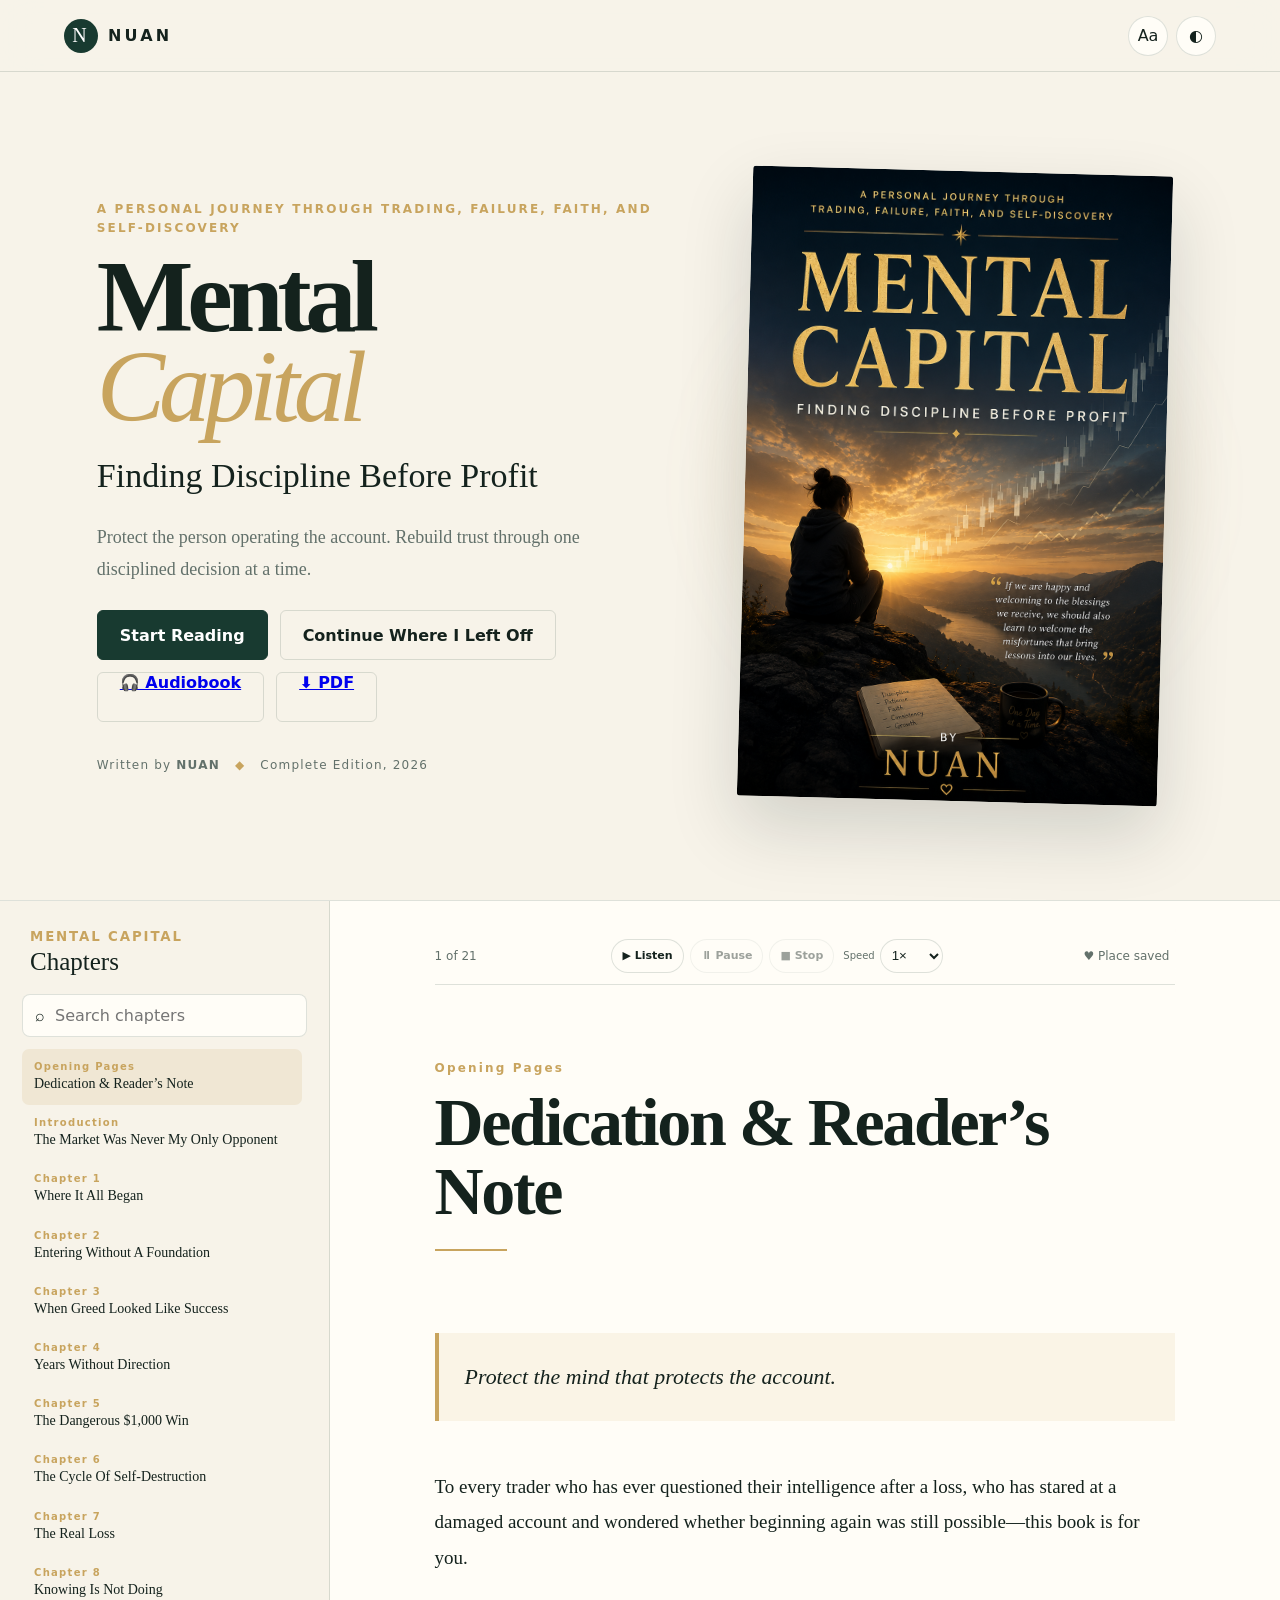
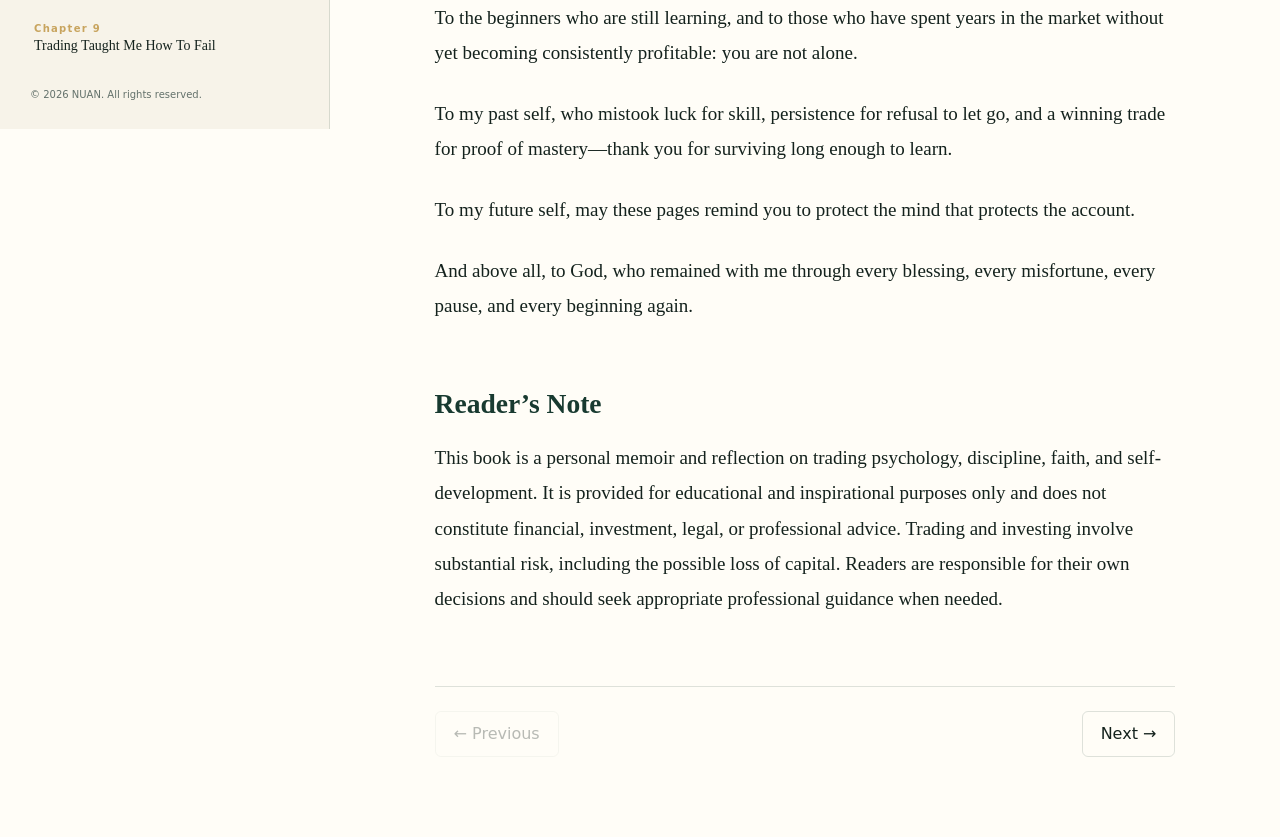
<file: index.html>
<!doctype html>
<html lang="en">
<head>
  <meta charset="utf-8">
  <meta name="viewport" content="width=device-width,initial-scale=1">
  <meta name="theme-color" content="#152923">
  <meta name="description" content="Mental Capital: Finding Discipline Before Profit — an ebook by NUAN.">
  <title>Mental Capital — NUAN</title>
  <link rel="icon" href="assets/cover.png">
  <link rel="stylesheet" href="style.css">
</head>
<body>
  <div class="progress-track"><span id="readingProgress"></span></div>
  <header class="topbar">
    <button class="icon-button mobile-only" id="menuButton" aria-label="Open chapters">☰</button>
    <a class="brand" href="#home"><span>N</span><strong>NUAN</strong></a>
    <div class="top-actions">
      <button class="text-button" id="fontButton" aria-label="Change text size">Aa</button>
      <button class="icon-button" id="themeButton" aria-label="Toggle dark mode">◐</button>
    </div>
  </header>

  <main>
    <section class="hero" id="home">
      <div class="hero-copy">
        <p class="eyebrow">A PERSONAL JOURNEY THROUGH TRADING, FAILURE, FAITH, AND SELF-DISCOVERY</p>
        <h1>Mental <em>Capital</em></h1>
        <h2>Finding Discipline Before Profit</h2>
        <p class="hero-lead">Protect the person operating the account. Rebuild trust through one disciplined decision at a time.</p>
        <div class="hero-actions">
          <button class="primary-button" id="startReading">Start Reading</button>
          <button class="secondary-button" id="continueReading">Continue Where I Left Off</button>
<a class="secondary-button action-link" href="audio.html">🎧 Audiobook</a>
<a class="secondary-button action-link" href="downloads/Mental_Capital_Complete_Edition_by_NUAN.pdf" download>⬇ PDF</a>
        </div>
        <p class="author-line">Written by <strong>NUAN</strong> <span>◆</span> Complete Edition, 2026</p>
      </div>
      <div class="cover-wrap">
        <div class="cover-glow"></div>
        <img src="assets/cover.png" alt="Mental Capital book cover by NUAN">
      </div>
    </section>

    <section class="reader-shell" id="reader">
      <aside class="sidebar" id="sidebar">
        <div class="sidebar-head">
          <div><small>MENTAL CAPITAL</small><strong>Chapters</strong></div>
          <button class="icon-button mobile-only" id="closeMenu" aria-label="Close chapters">×</button>
        </div>
        <label class="search"><span>⌕</span><input id="searchInput" type="search" placeholder="Search chapters"></label>
        <nav id="toc"><button class="toc-item active" data-index="0"><span>Opening Pages</span><strong>Dedication &amp; Reader’s Note</strong></button>
<button class="toc-item" data-index="1"><span>Introduction</span><strong>The Market Was Never My Only Opponent</strong></button>
<button class="toc-item" data-index="2"><span>Chapter 1</span><strong>Where It All Began</strong></button>
<button class="toc-item" data-index="3"><span>Chapter 2</span><strong>Entering Without A Foundation</strong></button>
<button class="toc-item" data-index="4"><span>Chapter 3</span><strong>When Greed Looked Like Success</strong></button>
<button class="toc-item" data-index="5"><span>Chapter 4</span><strong>Years Without Direction</strong></button>
<button class="toc-item" data-index="6"><span>Chapter 5</span><strong>The Dangerous $1,000 Win</strong></button>
<button class="toc-item" data-index="7"><span>Chapter 6</span><strong>The Cycle Of Self-Destruction</strong></button>
<button class="toc-item" data-index="8"><span>Chapter 7</span><strong>The Real Loss</strong></button>
<button class="toc-item" data-index="9"><span>Chapter 8</span><strong>Knowing Is Not Doing</strong></button>
<button class="toc-item" data-index="10"><span>Chapter 9</span><strong>Trading Taught Me How To Fail</strong></button>
<button class="toc-item" data-index="11"><span>Chapter 10</span><strong>Faith, Blessings, And Lessons Disguised As Misfortune</strong></button>
<button class="toc-item" data-index="12"><span>Chapter 11</span><strong>The Decision To Pause</strong></button>
<button class="toc-item" data-index="13"><span>Chapter 12</span><strong>Redefining A Winning Trade</strong></button>
<button class="toc-item" data-index="14"><span>Chapter 13</span><strong>Protecting Capital From The Person Holding The Account</strong></button>
<button class="toc-item" data-index="15"><span>Chapter 14</span><strong>The Trader I Am Becoming</strong></button>
<button class="toc-item" data-index="16"><span>Epilogue</span><strong>The Story Is Still Being Written</strong></button>
<button class="toc-item" data-index="17"><span>Back Matter</span><strong>Reflection Journal &amp; Trading Commitment</strong></button>
<button class="toc-item" data-index="18"><span>Acknowledgments</span><strong>Acknowledgments</strong></button>
<button class="toc-item" data-index="19"><span>About The Author</span><strong>About NUAN</strong></button>
<button class="toc-item" data-index="20"><span>Final Page</span><strong>Padayon</strong></button></nav>
        <p class="copyright">© 2026 NUAN. All rights reserved.</p>
      </aside>
      <div class="reading-panel">
        <div class="reader-toolbar">
          <span id="chapterCounter">1 of 21</span>
          <div class="audio-controls" aria-label="Audiobook controls">
            <button id="listenButton" class="audio-button" type="button" aria-label="Listen to this chapter">▶ Listen</button>
            <button id="pauseButton" class="audio-button" type="button" aria-label="Pause narration" disabled>⏸ Pause</button>
            <button id="stopButton" class="audio-button" type="button" aria-label="Stop narration" disabled>■ Stop</button>
            <label class="speed-control">
              <span>Speed</span>
              <select id="speechRate" aria-label="Narration speed">
                <option value="0.8">0.8×</option>
                <option value="1" selected>1×</option>
                <option value="1.2">1.2×</option>
                <option value="1.5">1.5×</option>
              </select>
            </label>
          </div>
          <button id="bookmarkButton" class="bookmark-button">♡ Save place</button>
        </div>
        <div id="bookContent"><article class="book-section active" id="dedication" data-index="0">
  <header class="chapter-header">
    <span>Opening Pages</span>
    <h2>Dedication &amp; Reader’s Note</h2>
    <i></i>
  </header>
  <div class="chapter-body"><blockquote>Protect the mind that protects the account.</blockquote><p>To every trader who has ever questioned their intelligence after a loss, who has stared at a damaged account and wondered whether beginning again was still possible—this book is for you.</p><p>To the beginners who are still learning, and to those who have spent years in the market without yet becoming consistently profitable: you are not alone.</p><p>To my past self, who mistook luck for skill, persistence for refusal to let go, and a winning trade for proof of mastery—thank you for surviving long enough to learn.</p><p>To my future self, may these pages remind you to protect the mind that protects the account.</p><p>And above all, to God, who remained with me through every blessing, every misfortune, every pause, and every beginning again.</p><h3>Reader’s Note</h3><p>This book is a personal memoir and reflection on trading psychology, discipline, faith, and self-development. It is provided for educational and inspirational purposes only and does not constitute financial, investment, legal, or professional advice. Trading and investing involve substantial risk, including the possible loss of capital. Readers are responsible for their own decisions and should seek appropriate professional guidance when needed.</p></div>
</article>
<article class="book-section" id="introduction" data-index="1">
  <header class="chapter-header">
    <span>Introduction</span>
    <h2>The Market Was Never My Only Opponent</h2>
    <i></i>
  </header>
  <div class="chapter-body"><p>For many years, I believed that my greatest challenge in trading was understanding the market.</p><p>I thought I needed a better strategy. A better indicator. A clearer entry. A more accurate analysis. A system that could tell me when to buy, when to sell, and when to stay away.</p><p>I spent years learning. I studied charts. I read books. I followed trading pages. I explored stocks, cryptocurrency, play-to-earn opportunities, and eventually forex. I learned about trends, support and resistance, risk management, market structure, indicators, and trading psychology.</p><p>The more I studied, the more I believed that success would eventually come once I had enough knowledge. But the market kept showing me something I did not want to admit.</p><p>My problem was not always a lack of knowledge. Sometimes, I already knew what to do. I simply did not do it.</p><p>I knew that overleveraging was dangerous. Yet there were moments when I increased my position because I wanted a bigger profit. I knew that revenge trading could destroy an account. Yet after a loss, I sometimes entered another trade because I wanted to recover quickly. I knew that hope was not a strategy. Yet there were times when I held a losing position and waited for the market to save me.</p><p>I knew that discipline mattered. But in the heat of the moment, emotion often became stronger than my rules.</p><p>That was when I began to understand that the market was never my only opponent.</p><p>The market was unpredictable, but it was not personal. It did not know my name. It did not care whether I was confident, afraid, impatient, or desperate. It did not punish me. It did not reward me based on what I deserved. It simply moved.</p><p>The greater battle was happening within me. It was the battle between patience and urgency. Between discipline and excitement. Between accepting a small loss and hoping for a miracle. Between protecting capital and chasing quick profit. Between the person I wanted to become and the habits I continued to repeat.</p><p>Trading exposed those conflicts more clearly than anything else in my life. A chart could reveal the movement of price. But a trade revealed the movement of my mind.</p><p>When the market moved in my favor, I saw my greed. When it moved against me, I saw my fear. When I missed an opportunity, I saw my impatience. When I lost money, I saw my desire to recover immediately. When I won through excessive risk, I saw how easily luck could be mistaken for skill.</p><p>This realization was painful. It was easier to blame the market. It was easier to blame the strategy. It was easier to believe that I only needed one more indicator, one more system, or one more opportunity. It was much harder to accept that the person placing the trade also needed to change.</p><h3>The Difference Between Knowing and Becoming</h3><p>One of the hardest lessons in trading is that knowledge and execution are not the same.</p><p>A person may know the rules of risk management and still break them. A person may understand the danger of greed and still chase profit. A person may study trading psychology and still become emotional. A person may recognize a mistake while making it and still fail to stop.</p><p>Knowledge gives us awareness. But awareness alone does not create discipline.</p><p>Discipline is built through repeated decisions. It is built when we follow the plan even when the market is exciting. It is built when we accept a loss without immediately trying to recover it. It is built when we remain patient even when other traders appear to be making money. It is built when we protect our capital even when we strongly believe that the next trade will win.</p><p>This is where I struggled.</p><p>I was not completely unaware. I knew many of my mistakes. I could name them: greed, fear, revenge trading, overleveraging, overconfidence, impatience, hope, fear of missing out, the desire to recover losses, and the desire to prove that I was right.</p><p>But naming a weakness is not the same as overcoming it.</p><p>For years, I kept learning about the market while avoiding the deeper work of changing my behavior. I wanted the results of discipline without consistently practicing discipline. I wanted the rewards of patience while still being attracted to quick profit. I wanted to become a successful trader, but I had not yet fully accepted the kind of person I needed to become to sustain success.</p><p>That is one of the reasons this book exists.</p><p>I am writing because reflection forces honesty. When thoughts remain only in the mind, they can be forgotten, softened, or explained away. Writing makes them visible. It allows me to examine not only what happened, but why it happened.</p><p>Why did I increase my risk? Why did I continue trading after a loss? Why did I refuse to close a losing position? Why did I feel the need to make money quickly? Why did a profitable trade make me feel powerful? Why did a losing trade make me question my worth? Why was it easier to follow my rules when the account was small, but harder when the opportunity appeared bigger?</p><p>These are not only trading questions. They are questions about identity, emotion, desire, fear, and self-control.</p><h3>When a Win Becomes Dangerous</h3><p>Most people assume that a winning trade is always good. But trading taught me that not every profit is a blessing.</p><p>Sometimes, a profitable trade can strengthen the wrong behavior. A trader who overleverages and wins may believe that the risk was justified. A trader who refuses to use a stop-loss and survives may believe that patience saved the trade. A trader who revenge trades and recovers may think that emotional trading works.</p><p>A person can make a bad decision and still receive a good result. That does not make the decision wise.</p><p>In fact, a large profit gained through reckless behavior can be more dangerous than a small loss. A loss may force a trader to reflect. A lucky win may encourage the trader to repeat the mistake with even greater confidence.</p><p>I experienced this. There were times when profit made me believe I was improving, even when the process behind the trade was poor. Winning temporarily hid my lack of discipline. It allowed me to ignore the risk I was taking. It made me feel that the market had finally rewarded me.</p><p>But the market was not confirming my skill. Sometimes, it was simply giving me a result that I had not yet learned how to handle.</p><p>Eventually, the same behavior that produced a large win also produced large losses. The profit disappeared. But the emotional effect remained. I wanted to recreate the feeling. I wanted another big win. I wanted to recover what I had lost.</p><p>That is how trading can become a cycle. Excitement leads to risk. Risk leads to temporary profit. Temporary profit creates confidence. Confidence turns into overconfidence. Overconfidence leads to larger risk. A loss creates frustration. Frustration creates revenge. Revenge creates greater loss. Then regret follows.</p><p>A trader promises to change. But without a system for changing behavior, the cycle begins again.</p><h3>The Loss That Cannot Be Seen on a Statement</h3><p>Financial losses are visible. They appear on an account statement. They can be calculated. They can be compared. They can be converted into pesos or dollars.</p><p>Mental losses are harder to measure.</p><p>After repeated mistakes, a trader may lose confidence. After breaking rules many times, a trader may stop trusting personal promises. After a large account loss, a trader may become afraid to enter even a valid setup. Another trader may respond by becoming more aggressive, trying to prove that the previous loss was temporary.</p><p>Both reactions come from damaged mental capital.</p><p>Mental capital includes the ability to think clearly, follow a process, accept uncertainty, and recover from setbacks without becoming destructive. It includes confidence, but not arrogance. Patience, but not passivity. Hope, but not denial. Courage, but not recklessness.</p><p>For me, mental capital became more difficult to restore than financial capital. Money could be deposited again. A new account could be opened. A new strategy could be studied. But rebuilding trust in myself required more than another deposit.</p><p>It required proof: proof that I could follow a rule; proof that I could stop after a loss; proof that I could trade with a smaller position; proof that I could accept missing an opportunity; and proof that I could choose discipline even when greed was present.</p><p>This is why the title of this book is Mental Capital.</p><p>The greatest asset of a trader is not only the money in the account. It is the condition of the mind managing that money.</p><h3>Trading and My Fear of Failure</h3><p>Before trading, I was deeply afraid of failure. Failure felt like evidence that I was not capable. I wanted to avoid mistakes. I wanted certainty. I wanted to know that my efforts would lead to success.</p><p>Trading gave me none of that.</p><p>Every trade contained uncertainty. Even a good setup could lose. Even a bad decision could win. The market did not provide guarantees. It forced me to face the possibility of being wrong again and again.</p><p>At first, this was painful. Every losing trade felt personal. It felt like a judgment. But over time, trading changed my relationship with failure.</p><p>It taught me that being wrong does not always mean being foolish. A well-planned trade can fail. A good decision can produce a bad outcome. A losing result does not automatically mean the process was wrong.</p><p>At the same time, trading also taught me that winning does not always mean the process was correct.</p><p>This distinction slowly helped me become less afraid of failure. I began to understand that failure is information. It can reveal a weakness in a strategy. It can expose a weakness in execution. It can show that risk was too high. It can reveal that emotion controlled the decision.</p><p>Failure becomes valuable when it is examined honestly. It becomes destructive when it is repeated without reflection.</p><p>Trading did not remove failure from my life. It taught me how to survive it. That may be one of the greatest gifts the market has given me.</p><h3>Blessings and Misfortunes</h3><p>It is easy to welcome blessings when they arrive as profit, success, opportunity, or answered prayer. It is more difficult to welcome experiences that arrive as loss, delay, disappointment, or failure.</p><p>I do not believe that pain should be romanticized. A loss is still a loss. A mistake still has consequences. Suffering is not automatically meaningful. But I have learned that difficult experiences can become meaningful when they are allowed to teach us.</p><p>If we are happy and welcoming to the blessings we receive, perhaps we should also learn to welcome the misfortunes that bring lessons into our lives.</p><p>Not with the same celebration. Not with denial. But with openness.</p><p>A blessing may comfort us. A misfortune may correct us. A blessing may provide an opportunity. A misfortune may reveal that we are not yet ready to handle that opportunity. A blessing may increase what we possess. A misfortune may strengthen who we are.</p><p>I cannot claim to know why every loss happened. I cannot say that every failure was part of a clear plan that I fully understand. But I can choose not to waste the lesson.</p><p>I can choose to ask what the experience revealed. I can choose to become more responsible. I can choose to change.</p><p>Perhaps being blessed does not mean living without failure. Perhaps it also means being given enough awareness to learn from it.</p><h3>Why I Am Writing Before the Victory</h3><p>Many books are written after success. The author already knows the ending. The struggle is described from a place of achievement.</p><p>This book is different.</p><p>I am writing while the journey is still unfinished. I am not presenting myself as a trading expert. I am not claiming that I have conquered every weakness described in these pages. Some of these struggles are still present. Some lessons are still being practiced. Some chapters are being written not only with words, but through daily choices.</p><p>I chose to write now because change should be documented while it is happening. There is honesty in uncertainty. There is value in admitting that the final result is not yet known.</p><p>This book is not a celebration of arrival. It is a record of becoming.</p><p>I hope that one day, I will look back at these pages and see evidence of transformation. I hope that the person who finishes this book will be more disciplined than the person who began writing it.</p><p>But even if progress is slow, the act of writing already matters. It forces me to stop running from my mistakes. It allows me to see patterns that were once hidden by emotion. It turns regret into reflection. It turns experience into instruction. It turns failure into material for growth.</p><h3>The Purpose of This Journey</h3><p>The purpose of this book is not to teach readers how to predict the market. It is to explore what the market reveals about us.</p><p>This is a book about trading psychology, but it is also about life. It is about the danger of chasing quick results. It is about the difficulty of following rules when emotion is strong. It is about the cost of refusing to accept a small loss. It is about the difference between confidence and overconfidence. It is about rebuilding self-trust after repeated mistakes. It is about learning to fail without giving up. It is about faith, responsibility, gratitude, and discipline.</p><p>Most importantly, it is about becoming the kind of person who can handle success without being destroyed by it.</p><p>For years, I wanted the market to change my financial life. Now I understand that before I can manage greater financial capital, I must learn to manage myself.</p><p>That is where this journey truly begins.</p><p>Not with the perfect strategy. Not with a winning trade. Not with a larger account. But with honesty.</p><p>The market was never my only opponent. And perhaps, it was never meant to be conquered first.</p></div>
</article>
<article class="book-section" id="chapter-1" data-index="2">
  <header class="chapter-header">
    <span>Chapter 1</span>
    <h2>Where It All Began</h2>
    <i></i>
  </header>
  <div class="chapter-body"><p>The First Investment Was Curiosity</p><blockquote>“Before I invested money, I invested attention.”</blockquote><p>My journey into the financial markets did not begin with forex.</p><p>It did not begin with leverage, candlestick patterns, or the desire to become a full-time trader.</p><p>It began with curiosity.</p><p>In 2019, I became interested in investing through the Philippine Stock Exchange.</p><p>At that time, my understanding of the market was still simple. I knew that people could buy shares of companies and possibly earn through capital appreciation or dividends. The idea that money could grow through ownership fascinated me.</p><p>I was not yet chasing fast profits.</p><p>I was trying to understand how investing worked.</p><p>The Philippine Stock Exchange became my first introduction to the world of financial markets. I began learning about listed companies, stock prices, long-term investing, and the importance of patience.</p><p>Compared with the trading decisions I would make in later years, my beginning was quieter.</p><p>There was less urgency.</p><p>There was no constant pressure to enter and exit.</p><p>There was no strong temptation to multiply an account within a few days.</p><p>Investing seemed slower, but it also felt more understandable.</p><p>I could look at a company and ask what it did, how it earned money, and whether it might still be valuable years later.</p><p>Without realizing it, I was already learning one of the most important principles in finance:</p><p>Growth usually takes time.</p><p>Unfortunately, this principle would become harder to follow once I became exposed to faster markets.</p><h3>The Beginning of a New Interest</h3><p>Then the pandemic came.</p><p>Life changed for almost everyone.</p><p>People stayed at home.</p><p>More time was spent online.</p><p>Social media became one of the main ways people learned, connected, and discovered new opportunities.</p><p>During that period, I discovered online trading communities and educational pages.</p><p>I began reading educational posts.</p><p>The more I read, the more interested I became.</p><p>Trading seemed more active than investing.</p><p>It offered the possibility of earning from short-term market movements.</p><p>It introduced a different way of thinking about charts, prices, and opportunities.</p><p>I bought books about trading and continued exploring educational content.</p><p>I wanted to understand how traders made decisions.</p><p>I became curious about technical analysis.</p><p>I started seeing charts not only as moving prices, but as something that might be interpreted.</p><p>Every candle seemed to contain information.</p><p>Every pattern seemed to hold a possible opportunity.</p><p>Every lesson made trading appear more learnable.</p><p>The more I studied, the more I began to believe that perhaps I could do it too.</p><p>At that time, I thought learning enough information would eventually make me successful.</p><p>I believed that knowledge would naturally lead to good decisions.</p><p>I had not yet learned that knowing and executing are two different skills.</p><h3>The Excitement of Discovery</h3><p>There is a special kind of excitement that comes with discovering trading for the first time.</p><p>The charts are unfamiliar, but they are also fascinating.</p><p>A beginner begins to see possibilities everywhere.</p><p>A market that once looked random starts to appear understandable.</p><p>Terms such as support, resistance, trend, breakout, entry, and stop-loss create the impression that trading can be reduced to a series of rules.</p><p>The idea is comforting.</p><p>Study enough.</p><p>Find a strategy.</p><p>Follow the setup.</p><p>Earn money.</p><p>It sounds simple.</p><p>But trading is often simplest before real money, emotion, and uncertainty become involved.</p><p>At the beginning, I focused mainly on learning.</p><p>I did not yet fully understand the psychological pressure that trading would create.</p><p>I had not experienced the urge to recover a loss.</p><p>I had not yet seen how quickly confidence could turn into greed.</p><p>I did not know how difficult it would be to wait when I wanted immediate results.</p><p>I was learning about the market, but I had not yet learned how the market could expose the person placing the trade.</p><h3>Curiosity as the First Capital</h3><p>Looking back, I realize that my first real investment was not money.</p><p>It was attention.</p><p>I spent time reading.</p><p>I purchased books.</p><p>I followed discussions.</p><p>I tried to understand unfamiliar concepts.</p><p>I asked questions.</p><p>I observed.</p><p>Curiosity led me into the financial world before profit became my main concern.</p><p>That curiosity was valuable.</p><p>It created a willingness to learn.</p><p>It allowed me to enter a field that initially seemed complicated.</p><p>It gave me enough interest to continue even after losing trades and disappointing results.</p><p>But curiosity has limits.</p><p>It can open the door, but it cannot create discipline by itself.</p><p>A curious person may continue learning while still repeating the same mistakes.</p><p>A knowledgeable person may understand risk but continue taking excessive positions.</p><p>A trader may know the correct action but still choose the emotionally satisfying one.</p><p>Curiosity began my journey.</p><p>Character would determine what happened next.</p><h3>The Illusion of Progress</h3><p>During the early stages of learning, it is easy to confuse information with progress.</p><p>Finishing a book feels productive.</p><p>Understanding a new concept feels like improvement.</p><p>Watching educational content creates the feeling that we are moving closer to mastery.</p><p>These activities are useful.</p><p>But they can also create an illusion.</p><p>We may believe we are becoming better traders simply because we know more terms.</p><p>We may collect strategies without learning how to execute one consistently.</p><p>We may study risk management without actually limiting risk.</p><p>We may learn about psychology while continuing to trade emotionally.</p><p>I would eventually experience this gap repeatedly.</p><p>I was learning.</p><p>But I was not always changing.</p><p>There is a difference between adding knowledge and building behavior.</p><p>Knowledge is stored in the mind.</p><p>Behavior is revealed through action.</p><p>This difference becomes visible only when real pressure appears.</p><p>It is easy to say that we will follow a stop-loss before the trade begins.</p><p>It is more difficult when the position is losing and we still believe it might reverse.</p><p>It is easy to promise that we will not overtrade.</p><p>It is harder after a loss when we feel the need to recover.</p><p>It is easy to understand patience.</p><p>It is harder to practice it while watching other people post profits online.</p><p>My early learning gave me a foundation of ideas.</p><p>But it did not yet give me the emotional discipline required to use them.</p><h3>What I Thought Trading Would Give Me</h3><p>At the beginning, trading seemed to represent opportunity.</p><p>It appeared to offer more control over income.</p><p>It looked like a skill that could be learned independently.</p><p>There was something attractive about the possibility of earning through analysis and decision-making.</p><p>Trading did not seem limited by a fixed salary.</p><p>It did not require waiting for a promotion.</p><p>It appeared to reward skill directly.</p><p>The better the trader became, the more the trader could earn.</p><p>That belief made the journey exciting.</p><p>But it also created unrealistic expectations.</p><p>I began to imagine the benefits before understanding the cost.</p><p>I saw the possibility of profit before fully appreciating the discipline required to protect capital.</p><p>I saw the freedom trading might provide before understanding the mental pressure it could create.</p><p>I saw successful outcomes without yet understanding how many losses, mistakes, and years of practice might come first.</p><p>This is common among beginners.</p><p>We are often introduced to trading through potential.</p><p>We discover the reality later.</p><h3>The First Lesson in Patience</h3><p>Investing in the Philippine Stock Exchange introduced me to patience before I understood its value.</p><p>Long-term investing required waiting.</p><p>Prices did not always move quickly.</p><p>Results were not immediate.</p><p>Growth depended on time, business performance, and market conditions.</p><p>At the time, slow movement could feel less exciting.</p><p>Later, I would realize that slow growth often protects people from their own emotions.</p><p>When the market becomes faster, decisions also become faster.</p><p>When leverage becomes available, mistakes become more expensive.</p><p>When profits appear quickly, greed becomes easier to justify.</p><p>When losses happen quickly, fear and revenge become more powerful.</p><p>My early experience in investing quietly taught me that not everything valuable must happen immediately.</p><p>But I did not fully carry that lesson into the faster markets I later entered.</p><p>I wanted the rewards of long-term growth while becoming increasingly attracted to short-term results.</p><p>That conflict would follow me for years.</p><h3>The Psychology Behind the Beginning</h3><p>Curiosity is one of the healthiest reasons to begin learning.</p><p>It encourages exploration without immediately demanding results.</p><p>However, curiosity can slowly become expectation.</p><p>Expectation can become pressure.</p><p>Pressure can become impatience.</p><p>A person may begin by wanting to understand the market and later feel that all the time spent learning must quickly produce income.</p><p>This can create a dangerous thought:</p><blockquote>“I have studied long enough. I should be earning already.”</blockquote><p>Once this belief appears, the trader may begin forcing opportunities.</p><p>The market becomes something that must repay the trader for time, effort, and frustration.</p><p>But the market does not owe anyone a profit.</p><p>Learning does not create entitlement.</p><p>Time spent studying does not guarantee immediate success.</p><p>Knowledge improves preparation, but uncertainty remains.</p><p>A trader must still develop judgment, patience, risk control, and emotional stability.</p><p>The market does not reward effort in the same way that a school rewards completed assignments.</p><p>A person can study for years and still lose money through poor execution.</p><p>This can feel unfair.</p><p>But trading is not designed to be fair.</p><p>It is designed around probability, risk, and decision-making.</p><p>Understanding this would take me much longer than learning the basic terminology.</p><h3>Trading Lesson: Learning Is Not the Same as Readiness</h3><p>A beginner can understand a concept without being ready to risk money.</p><p>Reading about an asset does not automatically create a foundation.</p><p>Watching other people trade does not create personal competence.</p><p>Purchasing a course or book does not guarantee that the lesson has been absorbed.</p><p>Before entering a market, a trader should be able to answer several basic questions:</p><p>What am I trading?</p><p>Why am I entering?</p><p>What conditions would prove that my idea is wrong?</p><p>How much am I willing to lose?</p><p>What will I do after a losing trade?</p><p>What will stop me from increasing my risk emotionally?</p><p>In my early years, I was more focused on possible profit than on these questions.</p><p>I was building knowledge, but my process was incomplete.</p><h3>Life Lesson: Beginnings Do Not Need to Be Perfect</h3><p>I did not begin with a complete plan.</p><p>I did not know where the journey would lead.</p><p>I only knew that I was interested.</p><p>That was enough to begin learning.</p><p>Many people delay growth because they believe they must understand everything before starting.</p><p>But curiosity often comes before clarity.</p><p>The first step does not need to reveal the entire path.</p><p>However, once we begin, we must remain humble enough to recognize what we still do not know.</p><p>Curiosity should lead to learning.</p><p>Learning should lead to practice.</p><p>Practice should lead to reflection.</p><p>Reflection should lead to change.</p><p>Without change, learning can become only another form of preparation without progress.</p><h3>What I Understand Now</h3><p>When I look back at 2019, I do not see a foolish beginner.</p><p>I see someone who was opening a new door.</p><p>I see a person discovering that money, markets, and personal decisions were connected.</p><p>I see someone who did not yet know how difficult the journey would become.</p><p>I also see the beginning of an interest that would shape my relationship with failure, discipline, and personal responsibility.</p><p>My early experience with investing was not wasted.</p><p>It gave me a slower and more patient introduction to the market.</p><p>The books I bought were not wasted.</p><p>The posts I read were not wasted.</p><p>The time I spent learning was not wasted.</p><p>But knowledge alone was never supposed to be the final destination.</p><p>It was only the beginning.</p><p>The market would eventually require more than information.</p><p>It would require emotional control.</p><p>It would require humility.</p><p>It would require acceptance.</p><p>It would require me to become someone different from the person who first became curious in 2019.</p><h3>Letter to My Younger Self</h3><p>Dear Nuan of 2019,</p><p>You are entering a world that will challenge you in ways you cannot yet understand.</p><p>You believe you are learning about money.</p><p>You are.</p><p>But you will also learn about patience, fear, greed, responsibility, and failure.</p><p>Do not rush to prove that you understand the market.</p><p>Remain a student.</p><p>Do not measure your progress only through profit.</p><p>Some of the most important growth will not appear in your account balance.</p><p>You will make mistakes.</p><p>You will sometimes ignore what you already know.</p><p>You will win trades that you did not deserve to win and lose trades that you executed correctly.</p><p>Learn to separate the decision from the result.</p><p>Most importantly, do not lose the curiosity that brought you here.</p><p>Let it mature into wisdom.</p><p>The market will not only teach you how money moves.</p><p>It will show you how your mind moves when money is at risk.</p><p>Pay attention.</p><h3>—Nuan</h3><h3>Reflection Questions</h3><p>What first attracted me to trading or investing?</p><p>Was I initially more interested in learning, earning, or both?</p><p>What expectations did I have when I started?</p><p>Did I believe that knowledge alone would make me successful?</p><p>Which lessons from my earliest experience did I later ignore?</p><p>Am I currently learning to improve my execution, or only collecting more information?</p><p>What does being truly ready to trade mean to me now?</p><h3>Journal Prompt</h3><p>Complete the following statement honestly:</p><p>Then write about the difference between those two answers.</p><blockquote>“When I first entered the market, I believed trading would give me __________. Today, I understand that trading requires me to become __________.”</blockquote><h3>Personal Commitment</h3><p>I will remain curious, but I will not confuse curiosity with competence.</p><p>I will continue learning, but I will measure growth through behavior.</p><p>I will not rush to risk money simply because I understand a concept.</p><p>I will respect the difference between knowing, practicing, and becoming ready.</p><h3>Prayer</h3><p>Lord,</p><p>Thank You for giving me the curiosity to begin.</p><p>Help me remain humble as I learn.</p><p>Protect me from believing that knowledge makes me invincible.</p><p>Teach me to value preparation, patience, and responsible action.</p><p>May every lesson I receive shape not only the way I trade, but also the person I am becoming.</p><p>Give me wisdom to recognize what I know, honesty to admit what I do not know, and discipline to act responsibly with what has been entrusted to me.</p><p>Amen.</p><h3>Chapter Summary</h3><p>I entered the market through curiosity. Investing introduced me to patience. Trading education introduced me to possibility. But the years that followed would teach me that information alone could not protect me. Before I could become a better trader, I would have to become a better decision-maker. And before I could build financial capital, I would first have to understand the mind responsible for managing it.</p></div>
</article>
<article class="book-section" id="chapter-2" data-index="3">
  <header class="chapter-header">
    <span>Chapter 2</span>
    <h2>Entering Without A Foundation</h2>
    <i></i>
  </header>
  <div class="chapter-body"><p>My First Experience with Crypto</p><blockquote>“Excitement can open the door, but only preparation can keep us from getting lost.”</blockquote><p>After learning about investing through the Philippine Stock Exchange, my attention eventually shifted toward cryptocurrency.</p><p>Bitcoin.</p><p>Ethereum.</p><p>Digital assets.</p><p>A market that seemed faster, more exciting, and filled with possibility.</p><p>Crypto felt different from traditional investing.</p><p>It moved quickly.</p><p>It was discussed everywhere.</p><p>Stories of people earning large amounts spread easily online.</p><p>Prices could rise dramatically within a short period.</p><p>The market was open twenty-four hours a day, seven days a week.</p><p>There was always movement.</p><p>Always a new coin.</p><p>Always a new opportunity.</p><p>Always a reason to check the chart again.</p><p>For someone already curious about financial markets, crypto was difficult to ignore.</p><p>I became interested.</p><p>But even then, I knew something important.</p><p>I did not yet have a strong foundation.</p><p>I did not fully understand market cycles, risk management, position sizing, volatility, or the psychological pressure of trading an asset that could move sharply in either direction.</p><p>I knew I was not ready.</p><p>Still, I entered.</p><p>And I lost.</p><h3>Knowing I Was Not Ready</h3><p>One of the most uncomfortable truths about my early crypto experience is that I cannot say I was completely unaware.</p><p>Part of me already knew that I lacked preparation.</p><p>I understood that I had more to learn.</p><p>I knew that interest was not the same as competence.</p><p>I knew that seeing other people earn did not mean I would automatically earn too.</p><p>Yet I still wanted to participate.</p><p>This is one of the most common conflicts in trading.</p><p>The mind says: “You are not ready.”</p><p>But emotion says: “What if the opportunity disappears?”</p><p>The possibility of missing a profit can feel more painful than the possibility of losing money.</p><p>That is how fear of missing out begins.</p><p>It does not always appear as obvious panic.</p><p>Sometimes, it sounds reasonable.</p><blockquote>“I will only try a small amount.”</blockquote><blockquote>“I can learn while I trade.”</blockquote><blockquote>“This asset has already gone up so much. Maybe it will continue.”</blockquote><blockquote>“Everyone is talking about it.”</blockquote><blockquote>“I do not want to be left behind.”</blockquote><p>These thoughts make participation feel urgent.</p><p>Preparation begins to feel optional.</p><h3>The Attraction of a Fast Market</h3><p>Crypto introduced me to a different emotional experience.</p><p>In long-term investing, patience was expected.</p><p>In crypto, speed seemed normal.</p><p>Prices could change significantly within minutes or hours.</p><p>A green candle could create excitement.</p><p>A sudden drop could create fear.</p><p>News, rumors, social media posts, and market sentiment could influence decisions quickly.</p><p>This environment made it easier to react emotionally.</p><p>When prices rose, it seemed dangerous to wait.</p><p>When prices fell, it seemed dangerous to stay.</p><p>The market constantly created the feeling that something important was happening.</p><p>That feeling can become addictive.</p><p>A trader or investor may begin checking prices repeatedly.</p><p>Every movement seems meaningful.</p><p>Every opportunity seems temporary.</p><p>Every delay feels costly.</p><p>The market does not need to force us to act.</p><p>Urgency does that for us.</p><h3>Learning While Risking</h3><p>At the time, part of me believed that experience itself would become my teacher.</p><p>There is truth in that.</p><p>Real experience can teach lessons that books cannot fully explain.</p><p>But learning through experience does not mean risking without structure.</p><p>There is a difference between deliberate practice and emotional experimentation.</p><p>Deliberate practice includes limits.</p><p>It involves small risk.</p><p>It has a clear purpose.</p><p>It allows mistakes without creating unnecessary damage.</p><p>Emotional experimentation is different.</p><p>It often begins with uncertainty and continues through hope.</p><p>The person enters without a complete plan and depends on the market to provide a good outcome.</p><p>That was one of my early mistakes.</p><p>I wanted experience, but I did not yet understand how to create a safe learning environment.</p><p>I entered the market before defining what I was trying to learn.</p><p>I risked money before building a process for managing that risk.</p><p>I focused on the opportunity but not enough on the conditions that would prove my decision wrong.</p><h3>The First Losses</h3><p>Losing in crypto was painful, but it was also revealing.</p><p>The loss itself was financial.</p><p>The meaning I gave to it was emotional.</p><p>I began questioning whether I understood the market at all.</p><p>I wondered whether I had entered too late.</p><p>I wondered whether I had chosen the wrong asset.</p><p>I wondered whether I should wait, sell, buy more, or simply accept the loss.</p><p>Without a clear foundation, every decision became difficult.</p><p>A plan provides direction before emotion becomes strong.</p><p>Without a plan, the trader must decide while already afraid.</p><p>That is dangerous.</p><p>When the position is profitable, greed can influence the decision.</p><p>When it is losing, hope can influence the decision.</p><p>When the market becomes volatile, fear can influence the decision.</p><p>Without predetermined rules, the loudest emotion often becomes the strategy.</p><h3>The Cost of Entering Too Early</h3><p>Entering before being ready does not always produce an immediate disaster.</p><p>Sometimes, beginners win.</p><p>That can be even more dangerous.</p><p>An early win may create confidence before skill is developed.</p><p>It may convince the person that preparation is unnecessary.</p><p>It may encourage larger positions.</p><p>It may make luck look like understanding.</p><p>My early losses in crypto were painful, but they also exposed the weakness of my foundation.</p><p>They showed me that enthusiasm could not replace structure.</p><p>They reminded me that a market does not become safer simply because it is popular.</p><p>They revealed that I had entered because I wanted to participate, not because I had a complete process.</p><p>The loss was not only about choosing the wrong time or asset.</p><p>It was about entering without clearly knowing how much I was willing to lose, why I was buying, how long I intended to hold, what would make me exit, and how I would respond if the market moved against me.</p><h3>Fear of Missing Out</h3><p>Fear of missing out, or FOMO, is often discussed as though it were only a beginner’s mistake.</p><p>It is not.</p><p>Even experienced traders can feel it.</p><p>FOMO is the fear that an opportunity will disappear before we can benefit from it.</p><p>It creates pressure to act quickly.</p><p>It makes waiting feel irresponsible.</p><p>It changes the question from “Is this a good decision?” to “What if I miss the move?”</p><p>The second question is emotionally powerful because it focuses on imagined regret.</p><p>The trader does not want to become the person who watched an asset rise without participating.</p><p>But FOMO hides an important truth:</p><p>Missing an opportunity does not damage an account.</p><p>Forcing an opportunity can.</p><p>There will always be another trade.</p><p>There may be another market cycle.</p><p>There may be another asset.</p><p>But capital lost through emotional decisions takes time to rebuild.</p><p>The greatest protection against FOMO is not confidence.</p><p>It is acceptance.</p><p>A trader must accept that some opportunities will be missed.</p><p>No one captures every move.</p><p>No one enters at every perfect price.</p><p>No one participates in every profitable trend.</p><p>Missing a trade is part of trading.</p><h3>The Role of Social Proof</h3><p>Crypto became widely discussed online.</p><p>People shared screenshots of gains.</p><p>Successful stories spread faster than stories of quiet losses.</p><p>This created social proof.</p><p>When many people appear to believe in an opportunity, the opportunity begins to feel safer.</p><p>But popularity is not evidence of personal readiness.</p><p>A thousand people can enter the same market for different reasons.</p><p>Some may have bought early.</p><p>Some may have a long-term plan.</p><p>Some may be able to tolerate large losses.</p><p>Some may be promoting the asset because they benefit when others buy.</p><p>Others may simply be repeating what they have heard.</p><p>A responsible decision cannot be based only on the number of people making the same decision.</p><p>The crowd can increase confidence without increasing understanding.</p><h3>Borrowed Conviction</h3><p>Borrowed conviction is confidence that does not come from personal analysis or a tested process.</p><p>It comes from influencers, online communities, friends, news, or market excitement.</p><p>It feels strong while others remain confident.</p><p>But it is fragile.</p><p>When the market moves against the position, the trader does not know whether to stay or leave.</p><p>The original reason for entering was never truly personal.</p><p>This creates emotional confusion.</p><p>The trader may search for more opinions.</p><p>One person says to hold.</p><p>Another says to sell.</p><p>Another says to buy more.</p><p>The trader becomes trapped between conflicting advice.</p><p>The solution is not to avoid all outside information.</p><p>Learning from others is valuable.</p><p>But external information must eventually be converted into an independent decision.</p><p>A trader should be able to explain: Why am I entering? What risk am I accepting? What evidence supports my decision? What would invalidate it? What is my time horizon?</p><p>Without those answers, confidence belongs to someone else.</p><p>The risk belongs to the trader.</p><h3>The Difference Between Investing and Speculating</h3><p>During my early crypto journey, I also began to understand the difference between investing and speculating.</p><p>An investor usually has a longer time horizon and a clear reason for believing that an asset may grow in value.</p><p>A speculator focuses more on price movement and the possibility of earning from changes in market value.</p><p>Neither approach is automatically wrong.</p><p>The danger begins when a person believes they are investing but behaves like an emotional trader.</p><p>They buy because the price is rising.</p><p>They hold because they do not want to accept a loss.</p><p>They add more because they hope to recover faster.</p><p>They call the position a long-term investment only after the trade moves against them.</p><p>This is not a strategy.</p><p>It is a story created to avoid discomfort.</p><p>A person should decide before entering whether the position is an investment or a trade.</p><p>The time horizon, risk, and exit plan should match that decision.</p><p>Without clarity, labels become excuses.</p><h3>Hope as a Substitute for a Plan</h3><p>Hope is not always negative.</p><p>Hope gives people strength.</p><p>It helps us continue during difficult periods.</p><p>But in trading, hope becomes dangerous when it replaces a decision process.</p><p>A trader may hold a losing position because they hope it will return.</p><p>They may increase risk because they hope one trade will recover everything.</p><p>They may ignore evidence because accepting the loss feels too painful.</p><p>In these moments, hope is no longer emotional support.</p><p>It becomes avoidance.</p><p>The market does not respond to how strongly we hope.</p><p>It does not know how much we need the trade to work.</p><p>It does not care how painful the loss would be.</p><p>A plan must be created before hope becomes necessary.</p><p>That plan should define risk, exit conditions, and the maximum amount the trader is willing to lose.</p><h3>Psychology Lesson: Action Can Reduce Anxiety Temporarily</h3><p>One reason people enter without preparation is that taking action can temporarily reduce anxiety.</p><p>When we fear missing an opportunity, waiting feels uncomfortable.</p><p>Buying creates relief.</p><p>We are finally participating.</p><p>We no longer have to wonder what would happen if the price rises without us.</p><p>But this relief is temporary.</p><p>Once money is at risk, a new anxiety appears.</p><p>Now we worry about loss.</p><p>The action that removed one discomfort creates another.</p><p>This teaches an important lesson:</p><p>Not every action is progress.</p><p>Sometimes, action is only an attempt to escape uncertainty.</p><p>A disciplined trader must learn to remain uncomfortable without acting impulsively.</p><p>Waiting is not inactivity when waiting is part of the process.</p><h3>Trading Lesson: Build a Foundation Before Increasing Exposure</h3><p>A foundation does not require knowing everything.</p><p>No trader knows everything.</p><p>A foundation means having enough structure to make responsible decisions.</p><p>Before risking meaningful capital, a trader should understand the asset being traded, the reason for entry, the expected holding period, the maximum acceptable loss, position sizing, volatility, the exit plan, and the emotional rules that prevent impulsive decisions.</p><p>A foundation should also include practice.</p><p>This may involve paper trading, demo trading, small positions, or reviewing historical examples.</p><p>The purpose is not to avoid all losses.</p><p>Losses are unavoidable.</p><p>The purpose is to prevent confusion from controlling every decision.</p><h3>Trading Lesson: Start Small Enough to Stay Honest</h3><p>Large risk changes behavior.</p><p>A person may believe they can remain calm until the amount at risk becomes emotionally significant.</p><p>Then analysis becomes distorted.</p><p>Small positions create room for observation.</p><p>They allow the trader to notice emotional reactions without being overwhelmed by them.</p><p>Starting small is not a sign of weak confidence.</p><p>It is a form of respect.</p><p>It respects uncertainty.</p><p>It respects the learning process.</p><p>It respects capital.</p><p>Most importantly, it allows mistakes to remain educational rather than destructive.</p><h3>Life Lesson: Knowing Better Does Not Always Mean Doing Better</h3><p>My crypto experience taught me that awareness does not guarantee action.</p><p>I knew I was not fully prepared.</p><p>I entered anyway.</p><p>This is not only a trading problem.</p><p>People often know that they need rest but continue working.</p><p>They know that a relationship is unhealthy but remain.</p><p>They know that a financial decision is risky but proceed.</p><p>They know that a habit is harmful but repeat it.</p><p>Human behavior is not controlled by knowledge alone.</p><p>Emotion, urgency, desire, fear, and social pressure also influence decisions.</p><p>Real growth requires more than understanding.</p><p>It requires creating conditions that make the better decision easier.</p><p>In trading, this may mean limiting leverage, reducing account size, setting maximum losses, or stepping away after a rule violation.</p><p>In life, it may mean boundaries, accountability, or changing the environment.</p><p>We should not only ask: “What is the right decision?”</p><p>We should also ask: “What system will help me follow it?”</p><h3>What I Understand Now</h3><p>When I entered crypto, I believed I was taking advantage of an opportunity.</p><p>Today, I understand that opportunity without readiness can become risk.</p><p>The market was not wrong for moving quickly.</p><p>Crypto was not responsible for my lack of foundation.</p><p>The responsibility belonged to me.</p><p>That realization is not meant to create shame.</p><p>It creates ownership.</p><p>And ownership creates the possibility of change.</p><p>I cannot control market volatility.</p><p>I cannot control what other people promote.</p><p>I cannot control when prices rise or fall.</p><p>But I can control whether I enter.</p><p>I can control my position size.</p><p>I can decide whether I understand the risk.</p><p>I can accept that an opportunity may pass.</p><p>I can choose preparation over urgency.</p><p>These choices do not guarantee profit.</p><p>They reduce the chance that emotion will decide for me.</p><h3>Letter to My Younger Self</h3><p>Dear Nuan,</p><p>You already know that you are not ready.</p><p>Listen to that voice.</p><p>It is not fear trying to stop you from growing.</p><p>It is awareness asking you to prepare.</p><p>You do not have to participate in every opportunity.</p><p>The market will continue without you, and that is okay.</p><p>Do not let other people’s profits create pressure inside you.</p><p>You do not know their capital, timing, risk, or full story.</p><p>Their results are not instructions for your decisions.</p><p>Learn first.</p><p>Practice first.</p><p>Define your risk first.</p><p>And when you finally enter, begin small enough that you can still think clearly.</p><p>You are not behind because you waited.</p><p>You are protecting the future version of yourself from lessons that do not need to be so expensive.</p><h3>—Nuan</h3><h3>Reflection Questions</h3><p>1. Have I ever entered a market even though I knew I was not ready? 2. What emotion influenced that decision most strongly? 3. Was I afraid of losing money, or was I more afraid of missing profit? 4. Did I have a clear plan before entering? 5. Was my confidence based on personal understanding or other people’s opinions? 6. Have I ever changed a losing trade into a “long-term investment” to avoid closing it? 7. What foundation do I still need to strengthen? 8. What safeguards can help me avoid acting from urgency?</p><h3>Journal Prompt</h3><p>Write about one financial decision you made before you were fully prepared.</p><p>Describe what attracted you to the opportunity, what you already knew you did not understand, what you felt before entering, what happened afterward, and what system could have protected you.</p><blockquote>“The next time I feel afraid of missing out, I will remind myself that __________.”</blockquote><h3>Personal Commitment</h3><p>I will not enter a market simply because other people are earning.</p><p>I will not allow urgency to replace preparation.</p><p>I will define my risk before placing money at risk.</p><p>I will begin small enough to observe my behavior honestly.</p><p>I will accept that missing an opportunity is less damaging than forcing one.</p><p>I will build confidence through preparation, not borrowed conviction.</p><h3>Prayer</h3><p>Lord,</p><p>Give me the wisdom to recognize the difference between an opportunity and a temptation.</p><p>Help me remain patient when others appear to be moving ahead.</p><p>Protect me from decisions driven by comparison, urgency, and fear of missing out.</p><p>Teach me to prepare before I participate and to respect the resources entrusted to me.</p><p>When I am uncertain, give me the humility to wait.</p><p>When I make mistakes, help me receive the lesson without allowing shame to define me.</p><p>May my actions be guided by wisdom rather than excitement.</p><p>Amen.</p><h3>Chapter Summary</h3><p>Crypto introduced me to speed, volatility, and the pressure to participate.</p><p>I entered even though I knew my foundation was incomplete.</p><p>The losses taught me that awareness without action is not protection.</p><p>An opportunity does not become suitable simply because it is popular.</p><p>Preparation does not remove uncertainty, but it gives us a way to respond responsibly.</p><p>I thought the greatest danger was missing the next move.</p><p>I would later learn that the greater danger was entering without knowing how to protect myself.</p></div>
</article>
<article class="book-section" id="chapter-3" data-index="4">
  <header class="chapter-header">
    <span>Chapter 3</span>
    <h2>When Greed Looked Like Success</h2>
    <i></i>
  </header>
  <div class="chapter-body"><p>The Play-to-Earn Years</p><blockquote>“Sometimes, we do not lose because we failed to earn. We lose because we failed to protect what we earned.”</blockquote><p>By 2021, a new opportunity began attracting attention.</p><p>Play-to-earn games became increasingly popular.</p><p>For many people, they were more than entertainment.</p><p>They became a source of income.</p><p>They created hope during a period when financial opportunities felt limited.</p><p>They introduced a new idea:</p><p>A person could participate in a digital economy, play a game, earn tokens or assets, and possibly convert those rewards into real money.</p><p>For someone already interested in cryptocurrency, the connection felt natural.</p><p>This was not only a game.</p><p>It was also an opportunity.</p><p>And for the first time in my journey, I saw more clearly that digital assets could create real financial results.</p><p>I earned money.</p><p>That part is true.</p><p>The opportunity was real.</p><p>The income was real.</p><p>The excitement was real.</p><p>But looking back, another truth is equally important:</p><p>I could have protected more of what I earned if I had not become greedy.</p><h3>When Earning Changes the Mind</h3><p>Before experiencing profit, a person often imagines that earning money will create relief.</p><p>They believe that once the money arrives, they will feel satisfied.</p><p>They will become more careful.</p><p>They will finally know when to stop.</p><p>But profit can change the mind.</p><p>The first gain does not always create contentment.</p><p>Sometimes, it increases desire.</p><p>A person who once hoped to earn a little may begin to believe they can earn much more.</p><p>What originally felt like a blessing begins to feel insufficient.</p><p>The mind moves the goal.</p><p>A target that once seemed exciting becomes ordinary.</p><p>The person begins asking: “What if I wait a little longer?” “What if the value rises again?” “What if I reinvest everything?” “What if this opportunity becomes even bigger?” “Why take the profit now when I might earn more later?”</p><p>These questions are not always unreasonable.</p><p>Growth often requires patience.</p><p>Long-term opportunities sometimes reward people who do not exit too early.</p><p>But there is a difference between patience and greed.</p><p>Patience is guided by a plan.</p><p>Greed is guided by the fear that enough is never enough.</p><h3>The Moving Finish Line</h3><p>One of the clearest signs of greed is a moving finish line.</p><p>Before earning, we set a goal.</p><p>When the goal is reached, we change it.</p><p>Then we change it again.</p><p>The original plan disappears.</p><p>The amount we once prayed for no longer feels meaningful.</p><p>We begin treating unrealized profit as though it already belongs to us.</p><p>When the value rises, we mentally spend it.</p><p>We imagine what it can buy.</p><p>We calculate how much more it could become.</p><p>Then, when the value falls, we do not experience it only as a market change.</p><p>We experience it as though something has been taken from us.</p><p>This creates emotional attachment.</p><p>Instead of asking what the current situation requires, we compare everything with the highest value we once saw.</p><p>We say: “I will wait until it returns.”</p><p>But sometimes, the market does not return quickly.</p><p>Sometimes, the opportunity changes.</p><p>Sometimes, the value continues falling while we remain emotionally attached to the peak.</p><p>The market moves forward.</p><p>The mind remains trapped in the past.</p><h3>Profit That Was Never Protected</h3><p>Earning is only one part of financial success.</p><p>Protecting what has been earned is another.</p><p>A person may generate income and still fail to build wealth.</p><p>A trader may make a large profit and still end the year with less capital.</p><p>A business may earn well but lose money through poor management.</p><p>A play-to-earn participant may receive valuable rewards but fail to convert, save, diversify, or reduce exposure.</p><p>This was one of the lessons 2021 gave me.</p><p>I knew how it felt to earn.</p><p>But I had not yet developed a strong process for deciding how much to take out, how much to keep exposed, how much to reinvest, what amount would already be enough, what would make me reduce my risk, and what signs would tell me that the opportunity was changing.</p><p>Without these decisions, greed had room to grow.</p><p>The problem was not that I wanted more.</p><p>Wanting growth is not automatically wrong.</p><p>The problem was that I had no clear boundary between ambition and excess.</p><h3>Greed Does Not Always Feel Like Greed</h3><p>Greed is often imagined as something obvious.</p><p>A person wants everything.</p><p>They refuse to share.</p><p>They chase money without limits.</p><p>But in financial markets, greed can appear in more subtle forms.</p><p>It can sound like optimism: “The value will probably rise again.”</p><p>It can sound like confidence: “I understand this opportunity better now.”</p><p>It can sound like patience: “I am willing to wait.”</p><p>It can sound like commitment: “I do not want to give up too early.”</p><p>It can even sound like faith: “Maybe this is the blessing I have been waiting for.”</p><p>Because greed can borrow the language of positive qualities, it becomes difficult to recognize.</p><p>The question is not only whether we want more.</p><p>The deeper question is: “What evidence would convince me that enough is enough?”</p><p>If the honest answer is “nothing,” greed may already be in control.</p><h3>The Psychology of More</h3><p>Human beings adapt quickly.</p><p>A result that once created excitement eventually becomes normal.</p><p>This is sometimes called hedonic adaptation.</p><p>We become accustomed to improvement.</p><p>The new level becomes the baseline.</p><p>Then we want another increase.</p><p>In markets, this can be dangerous.</p><p>A trader earns one hundred dollars and begins wanting five hundred.</p><p>After earning five hundred, one thousand becomes the new goal.</p><p>The amount changes, but the feeling remains.</p><p>There is always another level.</p><p>This is why profit alone cannot create peace.</p><p>Without internal limits, every achievement becomes temporary.</p><p>The person remains restless.</p><p>More money does not end the desire for more.</p><p>It often expands it.</p><p>This does not mean ambition should disappear.</p><p>Ambition can encourage learning, effort, and improvement.</p><p>But ambition needs structure.</p><p>Without structure, it becomes endless dissatisfaction.</p><h3>The Fear Behind Greed</h3><p>Greed and fear may appear opposite, but they are often connected.</p><p>A person may hold too long because they fear missing additional profit.</p><p>They may reinvest too much because they fear the opportunity will never return.</p><p>They may refuse to take money out because they fear being left behind.</p><p>They may chase higher returns because they fear that what they have is not enough.</p><p>Sometimes, greed is not confidence.</p><p>It is insecurity wearing confidence.</p><p>It says: “Take more now because this may be your only chance.”</p><p>That belief creates urgency.</p><p>The person begins treating every opportunity as though it must solve their entire financial future.</p><p>This places too much emotional weight on one market, one asset, or one period of success.</p><p>No single opportunity should be required to rescue an entire life.</p><p>When an opportunity carries that burden, objectivity becomes difficult.</p><p>The person no longer sees risk clearly.</p><p>They see only what they need the opportunity to become.</p><h3>When Gratitude Disappears</h3><p>At the beginning, even a small profit can feel like a blessing.</p><p>We are thankful.</p><p>We feel fortunate.</p><p>We appreciate the opportunity.</p><p>But as expectations increase, gratitude can disappear.</p><p>We stop seeing what we gained.</p><p>We focus on what we could have gained.</p><p>This changes the emotional meaning of success.</p><p>Instead of saying, “I am grateful that this opportunity helped me,” we say, “I should have earned more.”</p><p>The first statement recognizes reality.</p><p>The second compares reality with an imagined maximum.</p><p>That comparison can turn a good outcome into regret.</p><p>It is possible to earn money and still feel like a failure because we are measuring ourselves against the highest theoretical result.</p><p>But no one consistently captures the entire move.</p><p>No one exits every opportunity at the perfect time.</p><p>No one maximizes every investment.</p><p>Financial maturity requires accepting imperfect outcomes.</p><p>A protected gain may be smaller than the highest possible gain.</p><p>But it is still a gain.</p><h3>The Difference Between Enough and More</h3><p>“Enough” is not a fixed amount.</p><p>It depends on the person, goal, risk, and situation.</p><p>But it must be defined.</p><p>Without a definition of enough, “more” becomes automatic.</p><p>In trading and investing, enough may mean reaching a predetermined target, recovering the original capital, withdrawing a portion of profit, reducing exposure after a large increase, keeping only an amount one can afford to lose, or following an exit plan regardless of excitement.</p><p>Enough does not mean abandoning future opportunity.</p><p>It means refusing to place every gain back at risk.</p><p>It is possible to remain involved while still protecting progress.</p><p>The goal is not to predict the exact top.</p><p>The goal is to avoid needing the top to feel successful.</p><h3>The Danger of Unrealized Wealth</h3><p>During periods of rapid growth, people often begin thinking of unrealized gains as permanent wealth.</p><p>The account value rises.</p><p>The digital assets appear more valuable.</p><p>The future looks promising.</p><p>But until profit is protected, much of that wealth remains exposed.</p><p>This does not mean every asset should be sold immediately.</p><p>It means paper gains should be treated with humility.</p><p>They can change.</p><p>Market value is not a promise.</p><p>A rising number creates emotional comfort, but it should not remove risk awareness.</p><p>One lesson I learned from play-to-earn is that an opportunity can be both real and temporary.</p><p>Something can generate meaningful income and still change quickly.</p><p>Demand can fall.</p><p>Rewards can decrease.</p><p>Token prices can decline.</p><p>Player behavior can change.</p><p>The system can become less profitable.</p><p>Success in a changing environment requires adaptation.</p><p>Greed resists adaptation because it remains attached to the best period.</p><h3>When Identity Becomes Attached to Profit</h3><p>Profit can affect identity.</p><p>When we earn, we may feel intelligent, capable, talented, blessed, and ahead of others.</p><p>When earnings decline, the opposite feelings may appear.</p><p>We may feel foolish, unlucky, left behind, and ashamed that we failed to protect the opportunity.</p><p>This is dangerous because financial outcomes begin defining personal worth.</p><p>A person may continue taking risks not only to make money, but to preserve an identity.</p><p>They want to prove that the earlier success was not accidental.</p><p>They want to remain the person who found the opportunity.</p><p>They do not want to admit that conditions have changed.</p><p>But maturity requires separating identity from outcome.</p><p>Earning money does not make us superior.</p><p>Losing an opportunity does not make us worthless.</p><p>A financial result is information.</p><p>It is not a complete definition of the person.</p><h3>The Blessing and the Test</h3><p>I consider the play-to-earn opportunity a blessing.</p><p>It gave me a chance to earn.</p><p>It expanded my understanding of digital economies.</p><p>It showed me that new forms of income could emerge from places people once considered only entertainment.</p><p>But every blessing also carries responsibility.</p><p>An opportunity tests how we handle it.</p><p>Will we protect it?</p><p>Will we become more disciplined?</p><p>Will we remain grateful?</p><p>Will we make decisions based on wisdom?</p><p>Or will success create the belief that the opportunity will last forever?</p><p>Sometimes, we ask God for blessings without asking whether we have the discipline to manage them.</p><p>We pray for growth.</p><p>We pray for profit.</p><p>We pray for opportunity.</p><p>But opportunity can reveal the weaknesses that hardship once hid.</p><p>Scarcity tests patience.</p><p>Abundance tests self-control.</p><p>Loss tests resilience.</p><p>Profit tests humility.</p><p>Both can shape character.</p><h3>Psychology Lesson: Winning Can Reinforce Bad Behavior</h3><p>Behavior is often strengthened by reward.</p><p>When an action produces a positive result, we become more likely to repeat it.</p><p>This creates a serious problem in trading and investing.</p><p>A person can make a poor decision and still earn.</p><p>They may risk too much, hold without a plan, follow hype, or refuse to take profit.</p><p>If the market continues rising, the result rewards the behavior.</p><p>The person concludes: “My decision was correct.”</p><p>But the result does not always prove the quality of the decision.</p><p>A good decision can lose.</p><p>A bad decision can win.</p><p>The danger of a profitable bad decision is that it teaches the wrong lesson.</p><p>It creates confidence without discipline.</p><p>It encourages larger risk.</p><p>It makes the person less willing to question the process.</p><p>This is why every success should be reviewed.</p><p>Not only every loss.</p><p>After earning, we should ask: Did I follow a plan? Was my risk reasonable? Would I make the same decision again under similar conditions? Did the result come from skill, preparation, favorable conditions, or luck? What part of the gain should I protect?</p><p>Success deserves analysis too.</p><h3>Trading Lesson: Have a Profit-Protection Plan</h3><p>Most beginners focus heavily on entries.</p><p>They ask when to buy, when to sell, what indicator to use, and what asset may rise.</p><p>But a complete plan must also answer what happens after profit appears.</p><p>A profit-protection plan may include taking partial gains at predetermined levels, recovering initial capital, reducing position size after a large increase, moving funds to a safer account, setting a maximum amount for reinvestment, reviewing whether the original reason for holding still exists, and avoiding decisions based only on the highest price previously seen.</p><p>The exact method may differ.</p><p>The principle remains:</p><p>Profit that is never protected remains at risk.</p><h3>Trading Lesson: Decide Before Emotion Becomes Strong</h3><p>The best time to define “enough” is before the value rises dramatically.</p><p>Once profit becomes emotionally significant, objectivity becomes harder.</p><p>The person begins seeing possibilities instead of probabilities.</p><p>They imagine what the gain could become.</p><p>They become afraid of exiting too soon.</p><p>Predetermined rules reduce emotional negotiation.</p><p>They do not remove uncertainty.</p><p>They create structure within uncertainty.</p><p>A person may still adjust a plan when new information appears.</p><p>But adjustments should be based on evidence, not excitement.</p><h3>Life Lesson: Receiving Is Different from Managing</h3><p>Many people know how to desire success.</p><p>Fewer know how to manage it.</p><p>Receiving an opportunity and stewarding it are different skills.</p><p>A promotion requires new responsibility.</p><p>A business gain requires financial management.</p><p>A large audience requires accountability.</p><p>A relationship requires care after the excitement of the beginning.</p><p>A trading profit requires protection.</p><p>Sometimes, we believe we need a bigger blessing.</p><p>What we may actually need is greater capacity to manage what has already arrived.</p><p>This changed the way I viewed financial opportunity.</p><p>The question was no longer only: “How can I earn more?”</p><p>It also became: “How can I become responsible enough to keep, protect, and use what I earn wisely?”</p><h3>What I Understand Now</h3><p>When I think about 2021, I do not want to remember only what I failed to protect.</p><p>I also want to recognize what the experience taught me.</p><p>I learned that profit can reveal character as much as loss.</p><p>I learned that greed does not always look ugly.</p><p>Sometimes, it looks like confidence, patience, or ambition.</p><p>I learned that the highest possible gain is not the only measure of success.</p><p>I learned that gratitude can disappear when comparison takes over.</p><p>I learned that an opportunity can be real without being permanent.</p><p>Most importantly, I learned that earning money and keeping money require different disciplines.</p><p>I was capable of recognizing an opportunity.</p><p>I was still learning how to manage one.</p><h3>Letter to My Younger Self</h3><p>Dear Nuan of 2021,</p><p>You are earning, and you are excited.</p><p>Be grateful.</p><p>But do not assume that the opportunity will remain unchanged.</p><p>Do not allow a rising value to erase your respect for risk.</p><p>Before asking how much more you can make, ask how much you are willing to protect.</p><p>Take something out.</p><p>Recover your capital when appropriate.</p><p>Create boundaries.</p><p>You do not need to capture the highest possible price to call the experience successful.</p><p>Do not turn a blessing into a burden by demanding that it become everything.</p><p>You will be tempted to wait for more.</p><p>You will believe that taking profit means giving up future gains.</p><p>But protecting progress is not weakness.</p><p>It is wisdom.</p><p>Remember this:</p><p>The money you protect can serve you.</p><p>The profit you refuse to protect can become another lesson.</p><p>Be thankful.</p><p>Stay humble.</p><p>And do not let “more” make you blind to what is already enough.</p><h3>—Nuan</h3><h3>Reflection Questions</h3><p>1. Have I ever reached a financial goal and immediately moved it higher? 2. What does “enough” mean to me? 3. Have I ever failed to protect profit because I wanted the maximum possible gain? 4. Did I have a plan for taking profit, or did I decide emotionally? 5. Have I ever confused patience with greed? 6. What fear was hidden beneath my desire for more? 7. Do I review successful decisions as carefully as losing ones? 8. How can I practice gratitude without losing ambition? 9. What percentage of future gains should I protect rather than return immediately to risk? 10. How would I know that an opportunity has changed?</p><h3>Journal Prompt</h3><p>Write about one opportunity that gave you something valuable but also revealed a weakness in your behavior.</p><p>Describe what you gained, what you hoped it would become, what prevented you from protecting more, what signs you ignored, and what you would do differently today.</p><blockquote>“At that time, enough would have meant __________.”</blockquote><blockquote>“Greed made me believe that __________.”</blockquote><blockquote>“Today, protecting a blessing means __________.”</blockquote><h3>Personal Commitment</h3><p>I will not measure success only by the highest possible profit.</p><p>I will define what enough means before emotion becomes strong.</p><p>I will create a plan for protecting gains.</p><p>I will remain grateful without becoming careless.</p><p>I will review winning decisions as honestly as losing ones.</p><p>I will not assume that every opportunity will last forever.</p><p>I will remember that receiving profit and managing profit are different responsibilities.</p><h3>Prayer</h3><p>Lord,</p><p>Thank You for every opportunity and every provision that comes into my life.</p><p>Teach me not only how to receive blessings, but also how to manage them wisely.</p><p>Protect me from greed disguised as confidence, patience, or ambition.</p><p>Help me recognize when enough is already enough.</p><p>Give me the humility to protect what has been entrusted to me and the wisdom to understand that no opportunity is permanent.</p><p>When I earn, keep me grateful.</p><p>When I lose, keep me teachable.</p><p>May both abundance and difficulty shape me into a more responsible person.</p><p>Amen.</p><h3>Chapter Summary</h3><p>The play-to-earn years showed me that earning money does not automatically create financial wisdom.</p><p>I experienced real profit, but greed made it difficult to define enough.</p><p>The desire for more moved the finish line and made protected gains feel smaller than imagined possibilities.</p><p>I learned that success must be managed.</p><p>A blessing without discipline can still be lost.</p><p>Profit can strengthen good behavior, but it can also reward recklessness, impatience, and greed.</p><p>The real victory is not only earning.</p><p>It is becoming responsible enough to protect what has been earned.</p></div>
</article>
<article class="book-section" id="chapter-4" data-index="5">
  <header class="chapter-header">
    <span>Chapter 4</span>
    <h2>Years Without Direction</h2>
    <i></i>
  </header>
  <div class="chapter-body"><p>Studying More but Executing Less</p><blockquote>“Sometimes, the problem is not that we stopped learning. It is that we never stayed long enough with one process to become consistent.”</blockquote><p>From 2022 to 2026, I continued trading.</p><p>I did not completely walk away from the market.</p><p>I kept studying.</p><p>I kept observing charts.</p><p>I kept searching for better ways to understand price movement.</p><p>I learned new concepts.</p><p>I explored different strategies.</p><p>I became familiar with indicators, market structure, risk management, trading psychology, and other tools that promised greater clarity.</p><p>From the outside, it may have looked like progress.</p><p>I was learning more.</p><p>I understood more terms.</p><p>I could recognize more patterns.</p><p>I could explain more concepts than I could when I first started.</p><p>But inside, I still felt lost.</p><p>I was trading, but I did not fully know what kind of trader I wanted to become.</p><p>I did not have a clear direction.</p><p>I was not consistently following one tested process.</p><p>I was learning more, but executing less.</p><h3>The Search for the Missing Answer</h3><p>Whenever trading became difficult, I often assumed that something was missing.</p><p>Maybe I needed a better indicator.</p><p>Maybe I needed a more accurate strategy.</p><p>Maybe I needed to understand market structure more deeply.</p><p>Maybe I needed a different mentor.</p><p>Maybe I needed another course, another book, or another explanation.</p><p>This belief kept me searching.</p><p>Searching felt productive.</p><p>Every new concept created hope.</p><p>It gave me the feeling that perhaps this time, I had finally found the answer.</p><p>A new strategy could temporarily restore confidence.</p><p>A new indicator could make the chart feel clearer.</p><p>A new trading framework could make previous losses appear understandable.</p><p>But after the excitement faded, the same difficulty returned.</p><p>Execution.</p><p>I still struggled to wait.</p><p>I still struggled to accept losses.</p><p>I still struggled to manage risk consistently.</p><p>I still struggled to stop when emotion became strong.</p><p>The problem was not always the strategy.</p><p>Sometimes, I was using the search for a better strategy to avoid confronting the way I behaved.</p><h3>Strategy Hopping</h3><p>One of the patterns I developed was moving from one method to another.</p><p>When a strategy worked, I felt encouraged.</p><p>When it failed, I began doubting it.</p><p>Instead of reviewing whether the loss was part of the system’s normal probability, I sometimes assumed that the strategy itself was no longer effective.</p><p>Then I searched for another one.</p><p>This created a cycle.</p><p>Learn.</p><p>Try.</p><p>Win.</p><p>Feel confident.</p><p>Lose.</p><p>Doubt.</p><p>Change.</p><p>Begin again.</p><p>Each new method required another adjustment period.</p><p>I needed to learn its rules.</p><p>Understand its strengths.</p><p>Recognize its weaknesses.</p><p>Observe when it worked best.</p><p>Build trust through repetition.</p><p>But because I often changed before reaching that level of familiarity, I remained in a constant state of beginning.</p><p>I knew many things.</p><p>But I had mastered very little.</p><h3>The Comfort of Being a Student</h3><p>There is safety in being a student.</p><p>A student can say: “I am still learning.”</p><p>That statement is true and valuable.</p><p>No trader should stop learning.</p><p>But it can also become a hiding place.</p><p>Learning protects us from having to commit.</p><p>As long as we are still searching, we do not have to prove that we can consistently execute one process.</p><p>We can explain mistakes by saying that the strategy was incomplete.</p><p>We can delay responsibility by believing that we need more knowledge before discipline becomes possible.</p><p>But at some point, learning must become practice.</p><p>Practice must become repetition.</p><p>Repetition must become evidence.</p><p>Without that transition, education becomes another form of avoidance.</p><p>I began to realize that I was comfortable collecting information because information made me feel prepared.</p><p>Execution exposed whether I truly was.</p><h3>Analysis Without Commitment</h3><p>The more I learned, the more possibilities I saw on the chart.</p><p>At first, this seemed helpful.</p><p>I could identify more setups.</p><p>I could interpret market movement in several ways.</p><p>I could see bullish evidence and bearish evidence at the same time.</p><p>But too much interpretation sometimes created confusion.</p><p>Instead of making decisions easier, knowledge made me hesitate.</p><p>One concept suggested buying.</p><p>Another suggested waiting.</p><p>Another warned of a reversal.</p><p>Another indicated continuation.</p><p>I could explain almost any market movement after it happened.</p><p>But before it happened, I still struggled to choose and commit.</p><p>This is one of the dangers of unstructured learning.</p><p>More knowledge does not automatically create clarity.</p><p>Without a framework, it creates noise.</p><p>A trader needs not only information, but also a hierarchy.</p><p>Which signals matter most?</p><p>Which conditions invalidate the trade?</p><p>Which setup belongs to the plan?</p><p>Which observations should be ignored?</p><p>Without those boundaries, analysis becomes endless.</p><p>The trader keeps studying the chart until emotion chooses the trade.</p><h3>Knowing Enough to See the Mistake</h3><p>One of the most frustrating parts of this period was that I often knew when I was making a mistake.</p><p>I knew when the position size was too large.</p><p>I knew when I was entering from impatience.</p><p>I knew when I was trying to recover a loss.</p><p>I knew when I was holding because of hope.</p><p>I knew when I was taking a trade that did not fully match the plan.</p><p>Sometimes, I could identify the mistake while I was doing it.</p><p>Yet I still continued.</p><p>This created a painful form of self-doubt.</p><p>I began asking: “If I already know this is wrong, why am I still doing it?”</p><p>The question made me feel as though I was not learning.</p><p>But the truth was more complicated.</p><p>I had learned intellectually.</p><p>I had not yet trained myself behaviorally.</p><p>Understanding a pattern and interrupting it are different skills.</p><p>Awareness is the first step.</p><p>It is not the final one.</p><h3>Why Execution Is Hard</h3><p>Execution is difficult because trading decisions do not happen in a calm classroom.</p><p>They happen under uncertainty.</p><p>Money is at risk.</p><p>Time feels limited.</p><p>The market is moving.</p><p>Emotion is present.</p><p>A trader may know the correct rule before entering, but the emotional meaning of the situation changes after the position is open.</p><p>A small loss on paper can feel like rejection.</p><p>A missed trade can feel like failure.</p><p>A winning position can create the urge to increase risk.</p><p>A losing position can create the urge to wait longer.</p><p>Execution requires following the plan when the emotional mind is proposing something else.</p><p>That is why discipline cannot remain a general intention.</p><p>It must be converted into specific behavior.</p><p>“Be disciplined” is too vague.</p><p>“Stop trading after two losses” is clear.</p><p>“Control greed” is difficult to measure.</p><p>“Do not increase position size after a winning trade” is observable.</p><p>“Manage risk” is broad.</p><p>“Risk no more than a fixed percentage per trade” is actionable.</p><p>I had many principles.</p><p>I needed more non-negotiable rules.</p><h3>The Gap Between the Ideal Trader and the Real Trader</h3><p>In my mind, I knew what a disciplined trader should look like.</p><p>Patient.</p><p>Calm.</p><p>Objective.</p><p>Consistent.</p><p>Able to accept losses.</p><p>Able to wait for confirmation.</p><p>Able to protect capital.</p><p>I wanted to be that person.</p><p>But my actual behavior did not always match that image.</p><p>This gap created shame.</p><p>I compared the trader I was with the trader I believed I should already be.</p><p>The larger the gap became, the more frustrated I felt.</p><p>Sometimes, that frustration created more emotional trading.</p><p>I wanted one good trade to prove that I was improving.</p><p>I wanted one profitable day to restore confidence.</p><p>I wanted results to close the gap quickly.</p><p>But identity cannot be repaired by one trade.</p><p>It is rebuilt through repeated evidence.</p><p>A disciplined trader is not someone who feels disciplined.</p><p>It is someone who repeatedly performs disciplined actions.</p><h3>The Need to Prove Myself</h3><p>During these years, trading sometimes became more than a financial activity.</p><p>It became a test of my ability.</p><p>Every win seemed to say: “Maybe I can really do this.”</p><p>Every loss seemed to say: “Maybe I am not capable.”</p><p>This made each trade emotionally heavier.</p><p>I was no longer only risking money.</p><p>I was risking confidence.</p><p>I was trying to prove something to myself.</p><p>When trading becomes a test of personal worth, objectivity becomes difficult.</p><p>A trader may avoid closing a loss because closing it feels like admitting failure.</p><p>They may take another trade because ending the day negative feels unacceptable.</p><p>They may increase risk because a larger win seems capable of restoring their identity faster.</p><p>But the market cannot provide stable self-worth.</p><p>It can only provide changing outcomes.</p><p>Confidence based entirely on profit will rise and fall with the account.</p><h3>Overcomplication</h3><p>Another problem was complexity.</p><p>As I learned more, my charts sometimes became more crowded.</p><p>More indicators.</p><p>More levels.</p><p>More conditions.</p><p>More reasons to enter.</p><p>More reasons not to enter.</p><p>Complexity can create the appearance of sophistication.</p><p>But a complicated process is not always a better process.</p><p>Sometimes, complexity hides uncertainty.</p><p>The trader adds more tools because they do not trust the original setup.</p><p>They look for more confirmation because they want certainty.</p><p>But certainty does not exist in trading.</p><p>Even the clearest setup can fail.</p><p>A simple, tested process executed consistently is often more useful than a complex process applied emotionally.</p><p>I did not necessarily need more information.</p><p>I needed fewer rules that I could actually follow.</p><h3>The Illusion of Control</h3><p>Trading education can create a dangerous belief:</p><p>If we understand enough, we can control the outcome.</p><p>But the purpose of analysis is not to guarantee a result.</p><p>It is to define a decision under uncertainty.</p><p>A trader does not control whether the next trade wins.</p><p>The trader controls whether the setup matches the plan, how much is risked, where the trade becomes invalid, whether the stop is respected, whether another trade is taken emotionally, and whether the process is reviewed honestly.</p><p>When I focused too much on prediction, every loss felt like a failure of knowledge.</p><p>When I began focusing more on process, a loss could be accepted as part of probability.</p><p>This shift was difficult because prediction feels powerful.</p><p>Process feels ordinary.</p><p>But long-term consistency is usually built through ordinary decisions repeated well.</p><h3>The Psychology of Inconsistency</h3><p>Inconsistency does not always come from laziness.</p><p>Sometimes, it comes from emotional variability.</p><p>A trader follows the plan when calm.</p><p>Breaks it when afraid.</p><p>Respects risk after a large loss.</p><p>Ignores it after a winning streak.</p><p>Waits patiently when confidence is low.</p><p>Forces trades when confidence becomes high.</p><p>The rules do not change.</p><p>The emotional state does.</p><p>This means the trader’s real system is not only the written strategy.</p><p>It is the written strategy plus the person’s current emotion.</p><p>If emotion can override the process at any time, the strategy is not fully protected.</p><p>This is why trading discipline requires systems that remain active even when motivation disappears.</p><h3>The Cost of Starting Over</h3><p>Every time I abandoned a process, I lost more than time.</p><p>I lost the opportunity to collect meaningful data.</p><p>A strategy cannot be evaluated fairly after only a few trades.</p><p>A trader needs enough examples to understand expected win rate, average gain and loss, common market conditions, emotional difficulty, drawdown, and whether the process can realistically be followed.</p><p>Without a sufficient sample, conclusions become emotional.</p><p>A losing week can make a valid strategy appear useless.</p><p>A winning week can make a poor strategy appear excellent.</p><p>By changing too often, I denied myself the evidence needed to build trust.</p><p>I was making decisions about systems based on feelings rather than data.</p><h3>Discipline Before Confidence</h3><p>I used to think confidence should come first.</p><p>Once I felt confident, I would become disciplined.</p><p>But real confidence often comes after discipline.</p><p>Every time a trader follows a rule, self-trust grows.</p><p>Every time a trader respects risk, confidence becomes more stable.</p><p>Every time a trader stops after reaching a limit, they prove that emotion does not have complete control.</p><p>This kind of confidence is quieter.</p><p>It does not come from a large win.</p><p>It comes from evidence.</p><p>The trader begins believing: “I may not control the result, but I can control my behavior.”</p><p>That is stronger than believing every trade will succeed.</p><h3>The Importance of Direction</h3><p>A trader without direction is easily influenced.</p><p>A new strategy appears and changes the plan.</p><p>A social media post creates doubt.</p><p>Another trader’s profit creates pressure.</p><p>A losing trade creates the urge to rebuild everything.</p><p>Direction provides stability.</p><p>It answers: What market do I trade? What session do I focus on? What type of setup do I take? What conditions make me stay out? How much do I risk? How many trades may I take? How do I review performance? What does progress mean?</p><p>Without these answers, the trader is always reacting.</p><p>With them, the trader has a path.</p><p>The path does not guarantee profit.</p><p>It reduces unnecessary wandering.</p><h3>Trading Lesson: Choose One Process Long Enough to Evaluate It</h3><p>A trader cannot build consistency while constantly changing rules.</p><p>This does not mean remaining loyal to a clearly ineffective method.</p><p>It means giving a defined process enough repetition to produce useful evidence.</p><p>The process should include one clear setup, one market or a limited group of markets, a fixed risk model, defined entry and exit conditions, a maximum number of trades, and a review period.</p><p>The goal is not to prove the strategy perfect.</p><p>The goal is to determine whether it has an edge and whether the trader can execute it.</p><p>Both matter.</p><p>A profitable strategy that cannot be followed consistently may not be suitable for the trader.</p><h3>Trading Lesson: Separate Research from Execution</h3><p>Learning during live trading can create confusion.</p><p>A trader sees a new concept and immediately applies it.</p><p>The plan changes while money is at risk.</p><p>A better structure is to separate research time for studying, backtesting, and exploring new ideas from execution time for following the current tested plan without modification.</p><p>This prevents every new lesson from changing the strategy instantly.</p><p>New ideas should earn their place through testing.</p><p>They should not enter the process simply because they sound convincing.</p><h3>Trading Lesson: Measure Rule-Following</h3><p>Profit alone cannot reveal whether execution is improving.</p><p>A trader may earn through poor discipline.</p><p>A trader may lose while following the plan correctly.</p><p>Useful performance measures include percentage of trades that followed the setup, percentage of trades with correct position size, number of revenge trades, number of impulsive entries, number of stop-loss violations, number of days the daily loss limit was respected, and number of trades taken outside the plan.</p><p>These measurements reveal behavior.</p><p>Behavior is where consistency begins.</p><h3>Life Lesson: More Information Is Not Always the Answer</h3><p>When people feel stuck, they often seek more information.</p><p>Another course.</p><p>Another book.</p><p>Another method.</p><p>Another opinion.</p><p>But sometimes, the next step is not learning something new.</p><p>It is applying what is already known.</p><p>The problem may not be a missing answer.</p><p>It may be a missing habit.</p><p>This applies far beyond trading.</p><p>A person may know how to budget but not follow the budget.</p><p>Know how to communicate but avoid difficult conversations.</p><p>Know what improves health but remain inconsistent.</p><p>Know what work must be done but continue planning instead of beginning.</p><p>Knowledge can guide change.</p><p>Only action creates evidence.</p><h3>What I Understand Now</h3><p>The years between 2022 and 2026 were not empty.</p><p>I learned a great deal.</p><p>I developed awareness.</p><p>I recognized more of my emotional patterns.</p><p>I became more familiar with the market.</p><p>But I also remained directionless for too long.</p><p>I searched for clarity outside myself while avoiding the discipline required within.</p><p>I treated every difficult period as a possible strategy problem.</p><p>Sometimes, it was.</p><p>But sometimes, the system did not fail.</p><p>I failed to execute it consistently.</p><p>That truth is difficult, but it is also freeing.</p><p>If every problem belongs to the market, I am powerless.</p><p>If part of the problem belongs to my behavior, then part of the solution also belongs to me.</p><p>I can simplify.</p><p>I can define rules.</p><p>I can reduce risk.</p><p>I can track violations.</p><p>I can stop changing strategies emotionally.</p><p>I can build trust one decision at a time.</p><h3>Letter to My Younger Self</h3><p>Dear Nuan,</p><p>You do not need to learn everything before becoming consistent.</p><p>You need to choose what matters and practice it long enough to understand it.</p><p>Stop treating every loss as proof that the entire strategy is wrong.</p><p>Stop searching for certainty.</p><p>The next indicator will not remove fear.</p><p>The next strategy will not control greed.</p><p>The next course will not execute the trade for you.</p><p>Study, but do not hide inside studying.</p><p>Choose a process.</p><p>Make it simple.</p><p>Test it.</p><p>Follow it.</p><p>Record what happens.</p><p>Let the evidence teach you.</p><p>You are not failing because you still have more to learn.</p><p>You are struggling because you have not yet built enough trust in repeated, disciplined action.</p><p>Do not try to become a perfect trader all at once.</p><p>Become the person who follows one rule today.</p><p>Then do it again tomorrow.</p><h3>—Nuan</h3><h3>Reflection Questions</h3><p>1. Have I been learning consistently but executing inconsistently? 2. How many strategies have I changed in the past year? 3. Do I change methods because of evidence or emotion? 4. Which trading rules do I understand but repeatedly break? 5. Am I using education to improve, or to avoid committing to a process? 6. What type of trader am I trying to become? 7. What market, setup, and risk model best fit my personality and schedule? 8. Which unnecessary tools or indicators create confusion? 9. What behavior should I measure aside from profit? 10. What would consistency look like for the next twenty trading days?</p><h3>Journal Prompt</h3><p>Write about a period when you kept searching for a better solution but did not consistently apply what you already knew.</p><p>Describe what you were searching for, what you hoped the new method would fix, which behaviors remained unchanged, what you avoided confronting, and what simple process you could have practiced instead.</p><blockquote>“I keep searching because I am afraid that __________.”</blockquote><blockquote>“The rule I already know but need to practice is __________.”</blockquote><blockquote>“For the next twenty trading days, consistency will mean __________.”</blockquote><h3>Personal Commitment</h3><p>I will not change my strategy because of one emotional loss.</p><p>I will separate research from live execution.</p><p>I will simplify my process until I can follow it clearly.</p><p>I will measure rule-following, not only profit.</p><p>I will allow enough repetition before judging a system.</p><p>I will stop using more information as a substitute for disciplined action.</p><p>I will build confidence through evidence, one decision at a time.</p><h3>Prayer</h3><p>Lord,</p><p>Thank You for every lesson I have received through study and experience.</p><p>Give me the wisdom to recognize when I need more knowledge and when I need more obedience to what I already know.</p><p>Protect me from endless searching that keeps me from practicing.</p><p>Teach me to value simple, responsible, and consistent action.</p><p>When I feel uncertain, help me remain patient.</p><p>When I feel confident, help me remain humble.</p><p>Give me the discipline to follow my process even when emotions invite me to abandon it.</p><p>May the knowledge I gain become visible through the decisions I make.</p><p>Amen.</p><h3>Chapter Summary</h3><p>From 2022 to 2026, I continued learning but struggled to build a clear direction.</p><p>I collected knowledge, changed strategies, and searched for the missing answer.</p><p>But the greatest gap was not always in my understanding.</p><p>It was between what I knew and what I repeatedly did.</p><p>I learned that consistency requires more than motivation.</p><p>It requires a simple process, enough repetition, measurable rules, and the willingness to stop beginning again.</p><p>The market did not always need to become clearer.</p><p>I needed to become more consistent.</p></div>
</article>
<article class="book-section" id="chapter-5" data-index="6">
  <header class="chapter-header">
    <span>Chapter 5</span>
    <h2>The Dangerous $1,000 Win</h2>
    <i></i>
  </header>
  <div class="chapter-body"><p>When Luck Pretended to Be Skill</p><blockquote>“A profitable result does not always prove that the decision was right.”</blockquote><p>There was a time when I earned approximately one thousand dollars from trading. The amount felt significant. It gave me confidence and made me believe that the years of studying and losing were finally beginning to pay off.</p><p>But when I look back honestly, I know that the profit was not produced by discipline alone. My risk was too high. My process was inconsistent. I was relying on the market to continue moving in my favor. The result was profitable, but the behavior behind it was dangerous.</p><p>When Profit Feels Like Proof</p><p>A large win can feel like validation. After a long struggle, it becomes easy to believe that a profitable outcome proves the strategy, the position size, and the trader were all correct. But a good result can hide a bad decision.</p><p>Luck Can Wear the Clothes of Skill</p><p>Luck does not announce itself. It can look like accurate analysis, perfect timing, or confidence. Skill, however, can be described, tested, and repeated. It includes a clear setup, controlled risk, defined invalidation, and consistent execution.</p><p>The Wrong Lesson</p><p>The most damaging part of the win was the lesson I almost took from it: that aggressive risk was acceptable when conviction felt strong. I became attracted not only to profit, but also to the intensity of making profit quickly.</p><p>The Following Months</p><p>The profit did not remain. During the following months, the same lack of discipline that helped create the win contributed to losses. I learned that I had earned an amount my discipline was not yet strong enough to manage.</p><p>Psychology Lesson: Outcome Bias</p><p>Outcome bias is the tendency to judge a decision mainly by its result. A disciplined trade can lose, and a reckless trade can win. The decision and the result must be evaluated separately.</p><h3>Trading Lessons</h3><p>Review winning trades as carefully as losing ones. After an unusually large gain, pause, reduce exposure, withdraw or protect a portion, and allow excitement to settle before placing another trade.</p><p>Life Lesson</p><p>Success can test character more than failure. Failure often makes people cautious; success may make them careless. A blessing is also a test of stewardship.</p><p>Letter to My Younger Self</p><p>Be grateful for the win, but remain honest. The market moved in your favor; that does not mean every decision was correct. Protect the profit, reduce risk, and do not rush to recreate the excitement.</p><h3>—Nuan</h3><p>The screen beside me was not another person.</p><p>It was my cellphone, open to MetaTrader 5, and I watched it as though every tick demanded my attention.</p><p>I went long, then short, sometimes changing direction with more confidence than preparation.</p><p>With only one hundred dollars in capital, I used leverage that made every movement feel powerful.</p><p>Then the account began to grow.</p><p>One hundred dollars became two hundred, then five hundred, and eventually one thousand dollars.</p><p>The transformation felt almost unbelievable.</p><p>On some days, I made more than one hundred dollars.</p><p>Converted to pesos, I imagined earning around five to ten thousand pesos in a single day.</p><p>That possibility was much larger than the ordinary income I was used to seeing.</p><p>The number did more than increase my balance.</p><p>It changed the story I was telling myself.</p><p>I began to believe that I had discovered something repeatable.</p><p>If I could turn one hundred dollars into one thousand dollars once, why could I not simply do it again?</p><p>If I could earn more than one hundred dollars in one day, why should that not become my normal daily income?</p><p>I did not ask whether the result came from a sustainable process.</p><p>I did not examine how much risk I had taken to achieve it.</p><p>I focused on the outcome and allowed the profit to defend every reckless decision behind it.</p><p>The account grew tenfold, but my discipline did not grow with it.</p><p>That difference mattered.</p><p>The larger balance created the appearance of progress, but underneath it I was still depending on excessive leverage, constant watching, and the hope that price would continue moving in my favor.</p><p>I had increased the money without increasing my ability to protect it.</p><p>The following month, the market began taking back what I thought I had mastered.</p><p>The same leverage that had accelerated the gains accelerated the losses.</p><p>Because I had already experienced the thrill of rapid growth, ordinary risk suddenly felt too slow.</p><p>I wanted to return to the previous balance and to the feeling that came with it.</p><p>When positions moved against me, I did not always accept the loss.</p><p>I deposited more money so that I could stay longer in the losing position.</p><p>I told myself I was giving the trade room to recover.</p><p>In truth, I was spending more money to avoid admitting that my original decision might be wrong.</p><p>Every deposit extended the trade, but it also deepened my emotional attachment to it.</p><p>The position was no longer only an analysis.</p><p>It had become a rescue mission.</p><p>I was not calmly deciding whether the setup remained valid.</p><p>I was trying to save the money, the earlier success, and the image of myself as someone who could repeat that thousand-dollar win.</p><p>That experience taught me that a large profit can become dangerous when it rewards behavior that should have been corrected.</p><p>A reckless win does not transform recklessness into skill.</p><p>It can simply delay the lesson and make the next mistake larger.</p><p>My first responsibility was never to recreate the thousand-dollar win.</p><p>It was to understand why I had been willing to risk so much for it.</p><p>Until I learned that lesson, the profit was not proof that I had become a trader.</p><p>It was a test of whether I knew how to protect what I had received.</p><h3>The Seduction of a Fast Result</h3><p>What made the experience dangerous was not simply the use of leverage.</p><p>It was the story I immediately built around one successful result.</p><p>I treated the growth from one hundred dollars to one thousand dollars as evidence that I had discovered a repeatable path.</p><p>The account balance became convincing because it was visible.</p><p>The risk behind it was easier to ignore because it had not punished me yet.</p><p>For a brief period, luck and skill looked exactly the same.</p><p>Both could produce a green number on the screen.</p><p>Both could make me feel intelligent.</p><p>Both could make me imagine that the future had already been solved.</p><p>Only repetition under controlled conditions could reveal the difference.</p><p>I did not wait for that evidence.</p><p>I allowed one outcome to answer questions that it was never capable of answering.</p><p>Was my position size sustainable?</p><p>Could I repeat the decision without depending on perfect timing?</p><p>Would the same behavior survive an ordinary losing streak?</p><p>Was I following a tested setup, or was I simply reacting to movement?</p><p>Those questions mattered more than the profit.</p><p>But profit has a way of making necessary questions feel unnecessary.</p><h3>When Possibility Became Expectation</h3><p>After earning more than one hundred dollars on some days, my imagination moved faster than my experience.</p><p>I began translating the result into daily and monthly possibilities.</p><p>If this could happen today, perhaps it could happen tomorrow.</p><p>If I could make this amount repeatedly, perhaps five thousand or ten thousand pesos in a day was within reach.</p><p>The arithmetic looked simple because it assumed that every day would cooperate.</p><p>It did not include losing days.</p><p>It did not include poor execution.</p><p>It did not include spreads, volatility, fatigue, hesitation, or emotional decisions.</p><p>It did not include the possibility that the very leverage producing the fast gain could also produce a fast loss.</p><p>My projection was not a plan.</p><p>It was hope written in the language of numbers.</p><p>This is one of the quiet dangers of an early win.</p><p>It can make an uncertain activity feel like a predictable salary.</p><p>It can turn a possibility into an expectation before the trader has earned the right to expect consistency.</p><p>I was no longer only trading the market in front of me.</p><p>I was trading the future income I had already imagined.</p><p>That imagined income increased the pressure to enter.</p><p>It made waiting feel expensive.</p><p>Every move I missed looked like money I had failed to collect.</p><h3>My Phone Became a Window Into Urgency</h3><p>My cellphone was beside me with MetaTrader 5 open.</p><p>I watched each movement as though close attention could give me control.</p><p>The screen made the market feel intimate and immediate.</p><p>Every tick invited a reaction.</p><p>Every candle appeared to ask for a decision.</p><p>Because the platform was always within reach, there was almost no distance between an impulse and an order.</p><p>I could feel fear and respond with one tap.</p><p>I could feel excitement and increase risk before the feeling had time to settle.</p><p>Technology made execution efficient.</p><p>It did not make my judgment disciplined.</p><p>The platform could show price, profit, loss, margin, and account balance.</p><p>It could not tell me whether I was acting from a plan.</p><p>It could not warn me that I was confusing activity with progress.</p><p>It could not ask whether my mental capital was already exhausted.</p><p>Those responsibilities remained mine.</p><h3>The Market Collected What Luck Had Given</h3><p>The following month changed the meaning of the first month.</p><p>Repeated overleverage began returning the account to the market.</p><p>What had looked like a shortcut began revealing its real cost.</p><p>The losses did not feel like separate events.</p><p>They felt like an interruption of the future I had already pictured.</p><p>Instead of reducing risk, I wanted to restore the story.</p><p>I wanted the account to return to the number that had made me feel capable.</p><p>That desire made it harder to accept that the method itself was unstable.</p><p>When a losing position moved closer to emptying the account, I deposited more money.</p><p>I called it staying longer.</p><p>But staying longer in an invalid decision was not the same as being patient.</p><p>Patience waits for a sound process to unfold.</p><p>Denial keeps funding a position because accepting the loss feels unbearable.</p><p>Each deposit extended the trade, but it also extended the emotional attachment.</p><p>The new money did not repair the original decision.</p><p>It only gave the same decision more capital to consume.</p><h3>What the One-Thousand-Dollar Win Actually Taught Me</h3><p>I do not need to pretend that the profit meant nothing.</p><p>It was real, and the excitement was real.</p><p>It showed me what market movement and leverage could do.</p><p>But its most valuable lesson came only after I lost it.</p><p>A result can be financially positive and behaviorally dangerous.</p><p>A trader can make money while practicing habits that cannot survive.</p><p>The market sometimes rewards a mistake before it punishes the pattern.</p><p>That delay can be more dangerous than immediate failure.</p><p>Immediate failure might have made me cautious.</p><p>Early success made me confident before I was ready.</p><p>Today, I would want to examine the quality of the decision before celebrating the size of the result.</p><p>Did I know where I was wrong?</p><p>Did I control the amount I could lose?</p><p>Did I enter because my conditions were present?</p><p>Could I accept the outcome without chasing another trade?</p><p>If the answers are no, profit does not transform the decision into discipline.</p><p>The one-thousand-dollar experience was not proof that I had mastered trading.</p><p>It was my first powerful lesson that luck can wear the clothes of skill.</p><h3>Separating Outcome From Decision Quality</h3><p>I am learning to score a trade twice.</p><p>The first score belongs to the financial outcome.</p><p>The second belongs to the quality of the decision.</p><p>These scores may agree, but they do not always agree.</p><p>A profitable and disciplined trade deserves quiet confidence.</p><p>A losing but disciplined trade deserves honest review without self-condemnation.</p><p>A profitable violation deserves correction before celebration makes the violation attractive.</p><p>A losing violation deserves both acceptance of the cost and a change in behavior.</p><p>This two-part evaluation protects me from allowing one green result to rewrite the rules.</p><p>It also protects me from abandoning a sound process after one red result.</p><p>The account grew from one hundred dollars to one thousand dollars.</p><p>The number was impressive to me.</p><p>But the more important question is whether the behavior could have protected that growth.</p><p>At that time, it could not.</p><p>That truth does not erase the win.</p><p>It gives the win its proper meaning.</p><h3>Reflection Questions</h3><p>1. Have I ever judged a poor decision as good because it made money?</p><p>2. Did a large profit make me more careful or more aggressive?</p><p>3. What portion of a significant gain should I protect immediately?</p><p>4. Am I seeking consistent growth or trying to recreate one exciting win?</p><h3>Journal Prompt</h3><p>Write honestly about the central pattern in this chapter. Describe the trigger, the thought, the emotion, the behavior, the immediate reward, the long-term consequence, and the new response you will practice.</p><h3>Personal Commitment</h3><p>I will judge decisions by process as well as outcome.</p><p>I will review winning trades for hidden mistakes.</p><p>I will reduce risk after unusually large gains.</p><p>I will seek repeatable skill, not emotional excitement.</p><h3>Prayer</h3><p>Lord, thank You for every profitable opportunity. Give me humility to recognize the role of luck, wisdom to protect what I receive, and discipline not to let success make me reckless. Amen.</p><h3>Chapter Summary</h3><p>I turned one hundred dollars into one thousand dollars through excessive leverage.</p><p>The rapid profit made reckless behavior look like repeatable skill.</p><p>When the market reversed, I deposited more money to keep losing positions alive.</p><p>The account grew before my discipline was ready to protect it.</p></div>
</article>
<article class="book-section" id="chapter-6" data-index="7">
  <header class="chapter-header">
    <span>Chapter 6</span>
    <h2>The Cycle Of Self-Destruction</h2>
    <i></i>
  </header>
  <div class="chapter-body"><p>Revenge, Overleveraging, Hope, and Fear</p><blockquote>“The market did not destroy my account in one moment. My repeated emotional decisions did.”</blockquote><p>The destructive cycle rarely began with the intention to lose. It usually began with hope. When the trade moved against me, fear appeared. Instead of accepting the planned loss, I hoped the market would return.</p><p>If the trade closed at a loss, frustration followed. Then came the desire to recover. I entered again, sometimes with a larger position and without the patience to wait for a proper setup. This was revenge trading.</p><p>The Emotional Sequence</p><p>The cycle often followed a recognizable pattern: hope, attachment, fear, denial, loss, frustration, revenge, overleveraging, greater loss, regret, promise, and repetition.</p><h3>Revenge Trading</h3><p>Revenge trading is an attempt to recover a loss through another trade influenced more by emotion than by a valid setup. The goal changes from following the process to repairing how the trader feels.</p><p>Overleveraging</p><p>Excessive exposure magnifies both financial loss and emotional pressure. A normal market fluctuation begins to feel threatening, and the trader becomes unable to think clearly.</p><p>Hope and Fear</p><p>Hope becomes dangerous when it replaces a plan. Fear may make a trader exit valid positions too early or hold losing trades too long. Both emotions demand relief rather than reliable decisions.</p><p>Psychology Lesson: Emotional Relief</p><p>Sometimes a revenge trade wins. The relief reinforces the habit and teaches the mind that another trade can rescue the previous one. This makes the cycle harder to stop.</p><h3>Trading Lessons</h3><p>Use a non-negotiable daily loss limit, a maximum number of trades, and fixed position sizing. After a loss, step away, record what happened, and do not allow the previous result to determine the next risk.</p><p>Life Lesson</p><p>Pain avoided often becomes pain enlarged. Refusing to accept a small loss can produce a much larger one. Acceptance may hurt, but avoidance usually increases the cost.</p><p>Letter to My Younger Self</p><p>The loss has already happened. You do not need to fix it before the day ends. Close the platform. A small loss accepted today is less painful than an account destroyed by refusal to stop.</p><h3>—Nuan</h3><p>The loss that followed was not small to me.</p><p>One thousand dollars may not sound life-changing to every trader, especially in a world where people publicly share much larger profits and losses.</p><p>But for me, it was more than my monthly salary.</p><p>Its value could not be understood by looking at the number alone.</p><p>It represented time, work, security, and possibilities.</p><p>When I lost it, I did not respond with calm acceptance.</p><p>I wanted to fight back.</p><p>Revenge trading entered quietly.</p><p>I began treating the market as though it were a person who had taken something from me and could be forced to return it.</p><p>I did not want to be defeated.</p><p>Yet the market did not know that I was angry, desperate, or determined.</p><p>It had no personal argument with me.</p><p>I was fighting an opponent that did not even know the fight existed.</p><p>One of my strongest frustrations involved stop losses.</p><p>There were times when my stop loss was hit before price moved in the direction I originally expected.</p><p>Instead of accepting that this was part of trading, I interpreted it as proof that the stop loss was the problem.</p><p>I told myself that I would stop using one.</p><p>If I gave the trade enough space, perhaps the market would eventually agree with me.</p><p>That decision did not remove risk.</p><p>It removed the boundary that could keep a manageable mistake from becoming an account-ending one.</p><p>Without a stop loss, hope became my exit strategy.</p><p>I watched losses grow and convinced myself to continue: Sige, laban pa.</p><p>Keep fighting.</p><p>I treated endurance as discipline, even when what I was enduring was the consequence of refusing to follow a protective rule.</p><p>The cycle repeated.</p><p>A loss produced frustration.</p><p>Frustration produced another trade.</p><p>Another trade created more risk.</p><p>When the account approached its limit, fear arrived, but by then my decisions were no longer clear.</p><p>Sometimes the account burned, and afterward I promised myself that the next attempt would be different.</p><p>But a promise without a new process could not interrupt the pattern.</p><p>I was no longer fighting the market.</p><p>I was fighting the consequences of the same decisions I refused to change.</p><p>Each new account gave me fresh financial capital, but not necessarily renewed mental capital.</p><p>I carried the disappointment, urgency, and desire to recover into the next attempt.</p><p>The account was new, but the person operating it was still exhausted.</p><p>Financial capital can sometimes be replaced with another deposit.</p><p>Mental capital returns more slowly.</p><p>Confidence damaged by repeated rule-breaking cannot be restored by funding a new account.</p><p>Self-trust has to be rebuilt through evidence: one respected stop, one completed journal entry, one day of walking away after reaching the limit, and one decision not to revenge trade.</p><p>While I was trying to save the account, I was slowly exhausting the person operating it.</p><p>That was the self-destruction I needed to recognize.</p><p>It was not only the destruction of money.</p><p>It was the gradual loss of patience, clarity, peace, and trust in my own decisions.</p><p>Breaking the cycle would require more than another strategy.</p><p>It would require a different relationship with being wrong.</p><h3>A Loss Measured Against My Real Life</h3><p>One thousand dollars can look small or large depending on the person looking at it.</p><p>Comparison can make us dismiss our own pain.</p><p>Someone else may lose more in a single position.</p><p>Someone else may earn that amount without changing their daily life.</p><p>But the meaning of money is personal.</p><p>For me, the amount was greater than my monthly salary.</p><p>It represented work, time, responsibility, and security.</p><p>That is why the loss could not be understood only as a percentage on a trading statement.</p><p>It entered the emotional world outside the platform.</p><p>It followed me after the chart was closed.</p><p>It affected how I thought about myself and the decisions I had made.</p><p>I knew that trading involved risk.</p><p>But knowing the definition of risk was different from feeling an amount disappear that had a real connection to my life.</p><h3>Revenge Trading Was an Argument With Reality</h3><p>After a loss, I did not always return to the market with a clear mind.</p><p>Sometimes I returned because I wanted to correct what had happened immediately.</p><p>The next trade carried the emotional weight of the previous one.</p><p>It was no longer an independent decision.</p><p>It became an attempt to force the day to end differently.</p><p>That was revenge trading.</p><p>The market had no knowledge of my frustration.</p><p>It did not know the amount I wanted back.</p><p>It did not care whether I felt embarrassed, angry, or desperate.</p><p>Yet I behaved as if price owed me a correction.</p><p>I treated another position like an appeal.</p><p>If I could win quickly, perhaps I would not have to fully feel the loss.</p><p>But an emotionally urgent trade rarely gave me the clarity I needed.</p><p>The desire to recover made me less selective.</p><p>The position size could become larger.</p><p>The entry could become weaker.</p><p>The stop could become negotiable.</p><p>The number of trades could increase even while the quality of my thinking declined.</p><h3>When I Stopped Trusting the Stop-Loss</h3><p>There were times when price hit my stop and later moved in the direction I had expected.</p><p>Those moments were painful.</p><p>They made the stop-loss feel like the reason I had lost.</p><p>I began focusing on the trades where the stop was touched before a reversal.</p><p>I paid less attention to the trades where the stop protected me from a much larger move.</p><p>This selective memory changed my behavior.</p><p>I thought that removing the stop could give the trade more room.</p><p>Sometimes I moved it.</p><p>Sometimes I did not place one.</p><p>The absence of a stop initially felt like freedom from being closed too early.</p><p>In reality, it removed the point where I had agreed to admit that the idea was wrong.</p><p>Without that boundary, a manageable loss could become a threat to the entire account.</p><p>Hope became the exit strategy.</p><p>The position stayed open not because the analysis remained valid, but because closing it would make the loss final.</p><h3>Overleverage Turned Discomfort Into Emergency</h3><p>Risk changes the way the mind experiences price.</p><p>A small and planned position may allow room for observation.</p><p>An oversized position makes every movement feel personal.</p><p>When I overleveraged, normal market fluctuation could feel like an emergency.</p><p>My attention narrowed.</p><p>I watched profit and loss more than structure.</p><p>I became more likely to interfere.</p><p>The trade demanded emotional energy that I had not intended to spend.</p><p>Overleverage did not only increase the financial consequence.</p><p>It reduced the quality of the person making decisions.</p><p>Fear became louder.</p><p>Patience became shorter.</p><p>The need to be right became stronger.</p><p>I told myself, Sige, laban pa.</p><p>The words sounded courageous.</p><p>But courage without boundaries can become self-destruction.</p><p>Continuing is not always resilience.</p><p>Sometimes resilience means accepting a controlled loss before it becomes a disaster.</p><h3>The Cycle I Could Not See While I Was Inside It</h3><p>The pattern repeated because every stage appeared to solve the stage before it.</p><p>A loss created discomfort.</p><p>Another trade promised recovery.</p><p>A larger position promised faster recovery.</p><p>Removing the stop promised more room.</p><p>Depositing more money promised more time.</p><p>Each response felt temporary and reasonable when viewed alone.</p><p>Together, they formed a destructive cycle.</p><p>The solution to one emotional problem created a larger financial problem.</p><p>Then the financial problem created a stronger emotional reaction.</p><p>I kept treating the latest consequence while protecting the original behavior.</p><p>The cycle could not end until I stopped asking only how to recover the money.</p><p>I had to ask why I kept responding to pain in ways that created more pain.</p><h3>The Slow Depletion of Mental Capital</h3><p>Financial capital can sometimes be restored through work, saving, and time.</p><p>Mental capital does not return through a deposit button.</p><p>It is rebuilt through evidence.</p><p>I needed evidence that I could follow a limit.</p><p>I needed evidence that I could accept being wrong.</p><p>I needed evidence that I could leave the screen after a loss.</p><p>Repeated account destruction weakened that evidence.</p><p>Each broken promise taught my mind that my rules could not be trusted.</p><p>That was the deeper cost.</p><p>The account balance showed the visible damage.</p><p>My loss of confidence, peace, and self-respect showed the invisible damage.</p><p>This is why protecting mental capital must begin before the trade.</p><p>It begins with a position size that allows me to remain rational.</p><p>It continues with an exit that does not depend on hope.</p><p>It requires a daily boundary that frustration cannot renegotiate.</p><p>The goal is not to avoid every painful feeling.</p><p>The goal is to keep one painful feeling from taking control of the entire account.</p><h3>Interrupting the Pattern Earlier</h3><p>Self-destruction usually becomes visible near the end.</p><p>The best opportunity to stop it appears much earlier.</p><p>It appears when I first feel the urge to recover immediately.</p><p>It appears when I increase size because the previous loss feels unacceptable.</p><p>It appears when I begin explaining why the stop should be moved.</p><p>It appears when I deposit money to defend a trade instead of reviewing whether the trade remains valid.</p><p>These early signals are easier to manage than an account already near liquidation.</p><p>I need an interruption prepared in advance.</p><p>Close the platform.</p><p>Stand up from the screen.</p><p>Write the reason for the next entry before placing it.</p><p>Wait long enough for urgency to weaken.</p><p>Tell the truth in the journal.</p><p>The interruption may feel too simple compared with the size of the emotion.</p><p>But one simple action can prevent emotion from gaining another position.</p><h3>Forgiving Myself Without Removing Responsibility</h3><p>I also need to understand forgiveness correctly.</p><p>Forgiving myself does not mean pretending the loss was unavoidable.</p><p>It does not remove accountability.</p><p>It allows accountability to continue without shame consuming the person who must change.</p><p>I can say that the behavior was destructive.</p><p>I can admit that I ignored what I knew.</p><p>I can grieve the money and time.</p><p>Then I can decide that punishment will not be my only response.</p><p>The better response is protection.</p><p>The next boundary becomes an act of respect for the person who worked for that capital.</p><h3>Reflection Questions</h3><p>1. What emotion usually appears before I revenge trade?</p><p>2. What thoughts make overleveraging feel reasonable?</p><p>3. Do I trade to follow a setup or to change how I feel?</p><p>4. What barrier will prevent me from reopening the platform after my loss limit?</p><h3>Journal Prompt</h3><p>Write honestly about the central pattern in this chapter. Describe the trigger, the thought, the emotion, the behavior, the immediate reward, the long-term consequence, and the new response you will practice.</p><h3>Personal Commitment</h3><p>I will not trade to erase an emotion.</p><p>I will stop after reaching my daily loss limit.</p><p>I will not increase risk to recover money.</p><p>I will accept small losses before they become larger lessons.</p><h3>Prayer</h3><p>Lord, give me strength to accept what has already happened. Protect me from desperation and the desire to recover immediately. Help me choose patience over revenge and protection over pride. Amen.</p><h3>Chapter Summary</h3><p>A one-thousand-dollar loss was larger than my monthly salary and deeply personal to me.</p><p>Revenge trading, removing stop losses, and overleveraging created a repeated cycle.</p><p>Financial capital could be deposited again while mental capital continued to disappear.</p><p>Breaking the cycle required accepting small losses and rebuilding self-trust.</p></div>
</article>
<article class="book-section" id="chapter-7" data-index="8">
  <header class="chapter-header">
    <span>Chapter 7</span>
    <h2>The Real Loss</h2>
    <i></i>
  </header>
  <div class="chapter-body"><p>Why Mental Capital Is Harder to Recover</p><blockquote>“Money can be deposited again. Trust in yourself must be rebuilt through evidence.”</blockquote><p>Financial losses are easy to see. The balance is lower and the amount can be calculated. But some losses do not appear on a statement: confidence, patience, peace of mind, trust in the process, and trust in oneself.</p><p>For me, mental capital became harder to recover than money.</p><p>What Mental Capital Means</p><p>Mental capital is the internal capacity to make responsible decisions under uncertainty. It includes emotional stability, patience, confidence, focus, self-trust, acceptance of risk, and the ability to recover after mistakes.</p><p>The Loss of Self-Trust</p><p>Every time I promised to follow a rule and then broke it, trust in myself weakened. Eventually, “I will follow the plan” became something I said but did not fully believe.</p><p>Fear and Aggression After Losses</p><p>Some traders become hypervigilant and afraid to enter. Others become aggressive and try to prove they can recover. Both reactions can come from damaged mental capital.</p><p>Shame Versus Responsibility</p><p>Responsibility says, “I made a harmful decision and need to change it.” Shame says, “I am incapable of changing.” Responsibility focuses on behavior; shame attacks identity.</p><p>Why a New Deposit Does Not Fix It</p><p>A fresh account replaces financial capital, but it does not automatically replace the beliefs, triggers, and habits that damaged the previous account.</p><p>Rebuilding Through Small Evidence</p><p>Mental capital returns through promises kept: respecting a loss limit, using correct size, skipping an unclear setup, and closing the platform when revenge appears.</p><p>Trading and Life Lesson</p><p>Track a trust score based on rule-following. Trust in any area of life is rebuilt through consistent behavior, not dramatic promises.</p><p>Letter to My Younger Self</p><p>The money may be gone, but awareness and the ability to choose differently remain. Rebuild trust through one small promise kept, then another.</p><h3>—Nuan</h3><p>Eventually, I began to understand that the money was not the only thing I had lost.</p><p>The financial loss could still be earned again.</p><p>It might take time, effort, and sacrifice, but money could return.</p><p>What frightened me more was the stress, frustration, and self-blame that remained after the trade was already closed.</p><p>I began speaking to myself in ways I would never speak to another person.</p><p>I thought, Napakabobo ko naman.</p><p>Why am I so foolish?</p><p>Why am I so stubborn?</p><p>Why do I keep repeating something I already know is harmful?</p><p>Repeated failure slowly changed the way I saw myself.</p><p>A losing trade was no longer simply an event.</p><p>It became evidence in a case I was building against my own intelligence.</p><p>Every blown account and breached evaluation seemed to confirm that perhaps I was incapable of learning.</p><p>Comparison made the burden heavier.</p><p>I saw traders who appeared to become profitable within a few months or several years.</p><p>Meanwhile, I had already spent years studying and still experienced burned accounts.</p><p>I tried prop firms, hoping that clearer rules and a new opportunity would help me perform differently, yet accounts were still breached.</p><p>I wondered what was wrong with me.</p><p>I asked God why trading had been introduced into my life when it seemed to offer no peace of mind.</p><p>Why allow me to discover this path if I would only continue failing on it?</p><p>Those questions revealed the real loss.</p><p>I was not merely losing money.</p><p>I was losing compassion for myself.</p><p>I was allowing trading results to determine whether I believed I was intelligent, disciplined, or worthy.</p><p>The market had become a scoreboard for my identity.</p><p>But an account balance cannot measure a person's worth.</p><p>A breached account can reveal a problem in risk management or execution, but it cannot provide a complete judgment of character.</p><p>A losing trade can show that an analysis failed or that a rule was broken; it cannot prove that the person is beyond growth.</p><p>This distinction did not excuse my mistakes.</p><p>Responsibility still mattered.</p><p>I needed to admit where impatience, overleveraging, denial, and revenge had influenced my decisions.</p><p>But responsibility is different from self-condemnation.</p><p>Responsibility asks, What must change?</p><p>Condemnation declares, You will never change.</p><p>If every failure becomes an attack on identity, reflection becomes more difficult.</p><p>The mind tries to defend itself, hide the evidence, or recover quickly enough to erase the shame.</p><p>That urgency can lead directly back to the behavior that caused the loss.</p><p>The real recovery therefore had to include more than recovering money.</p><p>I needed to recover the ability to examine a mistake without destroying myself in the process.</p><p>I needed to separate my value from the outcome of a trade while still accepting responsibility for my execution.</p><p>The real loss was not simply what disappeared from the account.</p><p>It was what repeated failure was teaching me to believe about myself.</p><p>And the real work of rebuilding would begin when I refused to let the market write that definition for me.</p><h3>The Loss That Did Not Appear on the Statement</h3><p>The trading platform could calculate my financial loss precisely.</p><p>It could not calculate the hours of stress that followed.</p><p>It could not measure the frustration of recognizing a repeated mistake.</p><p>It could not display the weight of blaming myself for knowing better and still doing the same thing.</p><p>Those were real losses even though they did not appear in the account history.</p><p>Money was the most visible part of the experience.</p><p>It was not always the most painful part.</p><p>I could imagine earning money again.</p><p>I could work, save, and wait.</p><p>But I did not know how quickly I could recover the version of myself that trusted her own decisions.</p><h3>When Criticism Turned Into Condemnation</h3><p>Reflection is necessary.</p><p>Without honest review, a trader can repeat a mistake while calling it experience.</p><p>But my reflection sometimes changed into condemnation.</p><p>I did not simply say, That decision was undisciplined.</p><p>I began saying, Napakabobo ko naman.</p><p>I turned a behavior into an identity.</p><p>The difference matters.</p><p>A behavior can be examined and changed.</p><p>An identity statement feels permanent.</p><p>If I believed that I was simply incapable, then every mistake became proof.</p><p>Every loss joined the case against me.</p><p>Self-condemnation did not improve my execution.</p><p>It consumed the same mental energy I needed for patience, review, and change.</p><p>Accountability asks what happened and what must be different.</p><p>Shame says that the person herself is the problem and offers no useful next step.</p><p>I needed accountability without cruelty.</p><h3>Comparing My Timeline With Other Traders</h3><p>Online, it was easy to find stories of people who became profitable within months or a few years.</p><p>Their progress made my own journey feel late.</p><p>I wondered why I had spent years in trading and still experienced burned accounts.</p><p>I saw outcomes without seeing every condition behind them.</p><p>I did not know their capital, support, prior experience, risk, private losses, or the parts of the story they chose not to show.</p><p>Still, I compared their visible chapter with my most painful page.</p><p>Comparison turned learning into a race.</p><p>It made every additional year feel like evidence that I was failing.</p><p>It also created pressure to produce a breakthrough quickly.</p><p>That pressure could lead me back toward the same overleverage and impatience that had delayed my growth.</p><p>The more urgently I wanted to catch up, the less willing I became to build slowly.</p><h3>Prop Firms and the Desire for Another Beginning</h3><p>I also tried prop firm challenges.</p><p>They offered a structure and the possibility of accessing larger capital.</p><p>They also gave me another account that could represent a fresh beginning.</p><p>But a new account did not automatically create a new trader.</p><p>The same impatience could enter the challenge.</p><p>The same attachment to being right could follow me.</p><p>The same difficulty accepting a loss could place the account at risk.</p><p>When an account was breached, I felt another layer of disappointment.</p><p>The breach was not only a failed attempt.</p><p>It seemed to confirm the fear that I had not changed.</p><p>In time, I understood that external rules could expose my behavior, but they could not transform it for me.</p><p>A daily loss limit was useful only if I respected it before emotion became stronger than intention.</p><p>A maximum drawdown was not merely an obstacle to pass.</p><p>It was a boundary designed to reveal whether risk was under control.</p><h3>Questions I Asked God</h3><p>There were moments when I asked God why trading had been introduced into my life.</p><p>I wanted peace, but trading seemed to reveal restlessness.</p><p>I wanted progress, but the journey repeatedly showed me the same weaknesses.</p><p>I wondered whether I had misunderstood the path.</p><p>I wondered whether persistence had become stubbornness.</p><p>These were not easy questions.</p><p>I did not receive an instant explanation that removed the struggle.</p><p>But the questions forced me to look beyond profit.</p><p>Perhaps the journey was revealing parts of my character that success would have allowed me to ignore.</p><p>Perhaps the lack of immediate profitability was not proof that God had abandoned me.</p><p>Perhaps I was being invited to learn stewardship, patience, humility, and responsibility before asking for larger results.</p><p>Faith did not remove the need for honest evaluation.</p><p>It gave me enough hope to evaluate without believing that failure was the final sentence.</p><h3>Rebuilding Trust Through Small Evidence</h3><p>Trust in myself could not be restored by promising that I would never make another mistake.</p><p>That promise was too large and too fragile.</p><p>I needed smaller evidence.</p><p>One trade in which I respected the planned risk.</p><p>One day in which I stopped after reaching a limit.</p><p>One setup I allowed to pass because the conditions were incomplete.</p><p>One journal entry written honestly instead of defensively.</p><p>These actions might look insignificant beside the money I wanted to recover.</p><p>But they were deposits into mental capital.</p><p>They showed that change could be practiced before it was proven by profit.</p><p>The real loss included peace, confidence, patience, and self-trust.</p><p>The real recovery would therefore require more than another funded account.</p><p>It would require becoming someone whose actions made trust reasonable again.</p><h3>Peace of Mind as Part of Trading Capital</h3><p>I once thought capital referred only to money available in the account.</p><p>Now I include the ability to sleep, think, wait, and return to ordinary life after the platform closes.</p><p>If trading consumes all of those things, the cost is larger than the balance suggests.</p><p>Peace of mind is not an optional reward reserved for profitable traders.</p><p>It is part of the condition needed for responsible decisions.</p><p>When peace disappears, urgency often takes its place.</p><p>Urgency shortens the distance between feeling and action.</p><p>It makes the next trade appear capable of repairing everything.</p><p>Protecting peace may therefore require trading less, risking less, or stepping away sooner.</p><h3>Learning to Speak to Myself as a Teacher</h3><p>I would not help a learner by repeatedly calling that learner stupid.</p><p>I would identify the misunderstanding.</p><p>I would give feedback.</p><p>I would provide another practice opportunity at an appropriate level.</p><p>I would expect responsibility without removing dignity.</p><p>I am learning to use the same approach with myself.</p><p>What did I misunderstand?</p><p>What did I know but fail to execute?</p><p>What condition made execution difficult?</p><p>What practice would make the desired response more available next time?</p><p>These questions are more demanding than an insult because they require a real plan.</p><p>They also leave room for growth.</p><h3>My Timeline Is Not a Verdict</h3><p>Years in the market do not automatically create skill.</p><p>Only repeated, corrected, and intentional practice can do that.</p><p>This truth is humbling because time alone cannot become my proof.</p><p>It is also hopeful because the years already spent do not have to sentence the years ahead.</p><p>I can change the quality of practice.</p><p>I can stop measuring progress only through profit.</p><p>I can notice whether losses are smaller, rules are clearer, and recovery is calmer.</p><p>My timeline may be longer than I once imagined.</p><p>Long does not have to mean hopeless.</p><p>It means I must become more deliberate about what the next season is teaching.</p><h3>Reflection Questions</h3><p>1. Which part of my mental capital has been damaged most?</p><p>2. Do I trust myself to follow my own rules?</p><p>3. Am I trying to recover money before recovering discipline?</p><p>4. What small promise can I keep for twenty trading days?</p><h3>Journal Prompt</h3><p>Write honestly about the central pattern in this chapter. Describe the trigger, the thought, the emotion, the behavior, the immediate reward, the long-term consequence, and the new response you will practice.</p><h3>Personal Commitment</h3><p>I will not use a new deposit as a substitute for change.</p><p>I will rebuild self-trust through small, consistent actions.</p><p>I will measure discipline as carefully as profit.</p><p>I will speak to myself with accountability, not shame.</p><h3>Prayer</h3><p>Lord, help me rebuild what cannot be seen on an account statement. Restore my patience, clarity, courage, and self-trust. Teach me to keep small promises consistently. Amen.</p><h3>Chapter Summary</h3><p>The real loss included stress, frustration, self-blame, and damaged confidence.</p><p>Repeated burned and breached accounts made me question my intelligence and worth.</p><p>Responsibility asks what must change; shame says that change is impossible.</p><p>My account balance cannot be allowed to define who I am.</p></div>
</article>
<article class="book-section" id="chapter-8" data-index="9">
  <header class="chapter-header">
    <span>Chapter 8</span>
    <h2>Knowing Is Not Doing</h2>
    <i></i>
  </header>
  <div class="chapter-body"><p>The Psychology of Execution</p><blockquote>“The distance between knowledge and results is crossed through behavior.”</blockquote><p>For years, I understood many warnings. I knew overleveraging was dangerous, revenge trading could destroy an account, and hope was not a strategy. Yet knowledge did not always appear in my behavior.</p><p>This was one of the most frustrating parts of my journey: understanding the lesson and still failing to execute it.</p><p>Intellectual, Emotional, and Behavioral Knowledge</p><p>A trader can explain risk management and still break the rules. Experience may create emotional awareness, but execution is a behavioral skill that must be practiced repeatedly.</p><p>The Intention-Action Gap</p><p>Before the market opens, a trader may create responsible rules. During live movement, emotion changes the decision. The plan did not account for the strength of the trigger.</p><p>Triggers</p><p>Common triggers include a losing trade, a missed entry, another trader’s profit, a winning streak, financial pressure, lack of sleep, and personal stress.</p><p>The Importance of a Pause</p><p>A pause between emotion and action interrupts automatic behavior. It can be created through a waiting rule, a checklist, written reasoning, or mandatory platform closure.</p><p>Environment Design</p><p>Discipline becomes easier when the environment supports it: smaller capital, reduced leverage, automatic stop-losses, removed one-click trading, and a printed checklist.</p><p>Identity and Process Goals</p><p>Identity gives disciplined action meaning. Process goals—valid setups, fixed risk, no revenge, complete journaling—are more controllable than daily profit targets.</p><p>Implementation Intentions</p><p>Use clear if-then rules: “If I lose two trades, I will close the platform.” “If I miss an entry, I will not chase.” Systems are stronger than changing motivation.</p><p>Letter to My Younger Self</p><p>You already know many answers. Build the bridge from knowledge to behavior through checklists, pauses, limits, and small risk. Interrupt one old pattern at a time.</p><h3>—Nuan</h3><p>My work as a teacher eventually helped me understand this problem more clearly.</p><p>In education, knowledge matters deeply, but learning is not completed by memorizing a definition.</p><p>A student may recite a concept correctly and still need guidance in applying it to an unfamiliar situation.</p><p>That does not make teaching meaningless, and it does not make the learner incapable.</p><p>It shows that understanding and performance are different stages of development.</p><p>I had not immediately recognized that the same principle applied to me in trading.</p><p>I read trading books, watched YouTube videos, studied ICT concepts, and learned about support, resistance, market structure, and risk management.</p><p>On a clean chart, the ideas appeared simple.</p><p>I could point to a level and explain what it represented.</p><p>Actual execution was different.</p><p>Once my money was inside the trade, the chart no longer felt neutral.</p><p>There were times when I bought at support and price moved below it.</p><p>Instead of accepting that the level might have failed, I shifted my attention to the next support.</p><p>When that level also broke, I looked for another one below it.</p><p>I thought I was adjusting my analysis.</p><p>In reality, I was adjusting the chart to protect my emotions.</p><p>Several psychological biases could operate inside that process.</p><p>Confirmation bias made me search for information supporting the trade I already wanted to keep.</p><p>Anchoring tied my judgment to the original entry or analysis even after new evidence appeared.</p><p>Loss aversion made closing the position feel more painful than continuing to hold it.</p><p>Sunk-cost thinking persuaded me that because I had already invested money, time, and emotion, I needed to stay.</p><p>Motivated reasoning allowed me to create explanations that protected my preferred conclusion.</p><p>These biases did not mean that I had lost all knowledge.</p><p>The knowledge was still present, but emotional pressure narrowed my attention.</p><p>Instead of using what I knew to evaluate the trade, I used fragments of knowledge to justify what I felt.</p><p>Perhaps this is why traders can sound rational while behaving irrationally.</p><p>We do not always abandon analysis completely.</p><p>Sometimes we recruit analysis to defend an emotional decision.</p><p>Knowing the name of a bias does not make me immune to it.</p><p>But naming it creates a moment of possibility.</p><p>If I can pause and ask, Am I following evidence or protecting my position?</p><p>I create space between the emotion and the action.</p><p>That space is where discipline can begin.</p><p>As a teacher, I would never say that knowledge has no value.</p><p>Knowledge gives language, structure, and direction.</p><p>But knowledge becomes useful only when it can guide behavior under real conditions.</p><p>In trading, those conditions include uncertainty, financial risk, excitement, fear, and the desire to be right.</p><p>A plan without action is useless.</p><p>In the same way, knowledge without application remains incomplete.</p><p>The lesson was not that I had failed as a learner or contradicted my role as a teacher.</p><p>The lesson was that I had reached the difficult part of learning: transforming information into behavior.</p><p>The market was no longer asking me to define discipline.</p><p>It was asking me to practice it.</p><h3>Knowledge in the Classroom and Knowledge in the Market</h3><p>As a teacher, I believe deeply in knowledge.</p><p>I spend my working life helping learners understand ideas and connect those ideas to real situations.</p><p>I also know that memorizing an answer is not the same as being able to use it.</p><p>A learner may define a concept correctly and still need practice before applying it independently.</p><p>That does not make the lesson useless.</p><p>It shows that understanding develops in stages.</p><p>For a long time, I did not give myself the same honest explanation in trading.</p><p>I assumed that because I had read the rule, I should automatically be able to follow it under pressure.</p><p>When I failed, I treated the gap as a personal defect instead of a skill that required deliberate practice.</p><h3>The Comfort of Recognizing a Concept</h3><p>Trading books and videos gave me a growing vocabulary.</p><p>I learned about support and resistance.</p><p>I watched ICT concepts and studied the explanations available online.</p><p>On a completed chart, many ideas looked clear.</p><p>The level was visible.</p><p>The reaction had already happened.</p><p>The best entry could be explained with confidence because the uncertainty was gone.</p><p>Recognition after the fact felt like mastery.</p><p>Live execution was different.</p><p>The candle had not closed.</p><p>The next movement was unknown.</p><p>Several interpretations could appear reasonable.</p><p>Money and emotion were involved.</p><p>The chart no longer asked whether I could name the concept.</p><p>It asked whether I could make a bounded decision while uncertainty remained.</p><h3>Moving Support to Protect My Belief</h3><p>When I bought near a level I considered support, I wanted that interpretation to remain correct.</p><p>If price moved below it, I sometimes identified another support farther down.</p><p>Then another explanation appeared.</p><p>The new level may have been technically visible.</p><p>But my reason for choosing it was no longer neutral.</p><p>I was already inside the trade.</p><p>I had something to protect.</p><p>Instead of asking whether the original setup had failed, I searched for reasons to continue believing.</p><p>The analysis moved because my emotional need moved it.</p><p>This is where knowledge can become a tool for rationalization.</p><p>The more concepts I knew, the more explanations I could produce.</p><p>Complex language could hide a simple truth: I did not want to accept the loss.</p><h3>Confirmation Bias</h3><p>Confirmation bias describes our tendency to notice information that supports what we already believe.</p><p>Once I entered a position, bullish evidence became easier to see if I was long.</p><p>Bearish evidence became easier to see if I was short.</p><p>I could give greater importance to one candle, one level, or one opinion that agreed with me.</p><p>Contradictory evidence felt less convincing because it threatened both the trade and my confidence.</p><p>The bias did not mean that every supportive observation was false.</p><p>It meant that my method of evaluating evidence was no longer balanced.</p><p>A useful question would have been: What would I notice if I had no position?</p><p>Another would have been: What specific evidence would prove this idea wrong?</p><p>Without those questions, analysis could become a search for comfort.</p><h3>Anchoring and Sunk-Cost Thinking</h3><p>Anchoring can happen when the mind becomes attached to an important number.</p><p>My entry price could become that anchor.</p><p>I wanted price to return to it because breakeven felt like emotional relief.</p><p>But the market did not know my entry.</p><p>The fact that I bought at a particular price did not make that price important to future movement.</p><p>Sunk-cost thinking added another difficulty.</p><p>The longer I stayed and the more money or emotion I invested, the harder it became to leave.</p><p>I thought about what I had already endured.</p><p>Closing seemed to waste the time, stress, and deposits already committed.</p><p>Yet those costs were already spent.</p><p>Adding more risk could not recover them safely.</p><p>It could only expose more capital to the same decision.</p><h3>Loss Aversion and Motivated Reasoning</h3><p>Loss aversion helps explain why accepting a loss can feel more painful than an equivalent gain feels satisfying.</p><p>The open position allowed me to imagine that the loss was not final.</p><p>Closing it removed that possibility.</p><p>That emotional difference could make delay feel rational.</p><p>Motivated reasoning appeared when my desired conclusion influenced the logic used to reach it.</p><p>I wanted the trade to recover.</p><p>Therefore, I became more creative in finding reasons why recovery was likely.</p><p>The reasoning sounded analytical.</p><p>The motivation underneath it was emotional.</p><p>Recognizing this does not mean that I must distrust every thought.</p><p>It means I need procedures that do not change according to what I want.</p><h3>Why Emotion Can Make Knowledge Feel Unavailable</h3><p>Under stress, attention narrows.</p><p>The body prepares for threat.</p><p>Urgency becomes more powerful than reflection.</p><p>The knowledge I possessed did not disappear, but access to it became weaker.</p><p>I could remember the rule after the trade and wonder why it had not guided me during the moment that mattered.</p><p>This is why execution cannot depend only on remembering the right idea while afraid.</p><p>The decision must be supported before fear arrives.</p><p>The position size must already be limited.</p><p>The invalidation point must already be written.</p><p>The maximum loss must already be accepted.</p><p>The checklist must be simple enough to use when attention is under pressure.</p><h3>Turning Knowledge Into Behavior</h3><p>Application requires rehearsal.</p><p>It requires reviewing examples in which the rule was followed, not only examples in which the prediction was correct.</p><p>It requires practicing on a scale where one mistake does not become an emotional emergency.</p><p>It requires a journal that records behavior, context, and emotion instead of only entry and exit.</p><p>As a teacher, I would not expect one explanation to produce permanent mastery in every learner.</p><p>I would provide practice, feedback, correction, and another opportunity.</p><p>I am learning to approach myself with the same seriousness and patience.</p><p>Knowledge without application is incomplete.</p><p>Application without reflection can repeat error.</p><p>Reflection without another attempt can remain only intention.</p><p>The goal is to connect all three until the lesson becomes visible in behavior.</p><h3>Designing for the Irrational Moment</h3><p>A plan written for my calmest mood may fail if it assumes I will remain calm.</p><p>The better plan expects emotion.</p><p>It limits choices when I am under pressure.</p><p>It keeps the checklist visible.</p><p>It makes position size mechanical.</p><p>It defines the stop before entry.</p><p>It creates a waiting period after a loss.</p><p>It records the maximum number of attempts.</p><p>These are not signs that I lack intelligence.</p><p>They are signs that I understand how human decision-making changes under stress.</p><p>Pilots use checklists despite their training.</p><p>Teachers use lesson plans despite knowing the subject.</p><p>A trader can use structure despite understanding the strategy.</p><h3>Evidence Against My Own Bias</h3><p>My journal can help me test the stories emotion creates.</p><p>If I believe stops are always hit before price reverses, I can review the actual record.</p><p>If I believe the next support usually saves the trade, I can examine how often that belief increased the loss.</p><p>If I believe I trade best under pressure, I can compare execution on calm and emotional days.</p><p>Memory is selective.</p><p>Data can challenge the examples my mind prefers to remember.</p><p>The purpose is not to remove intuition completely.</p><p>It is to keep intuition accountable to evidence.</p><p>That is one way knowledge moves from something I can explain into something that can guide behavior.</p><h3>Reflection Questions</h3><p>1. Which lessons do I understand but fail to execute?</p><p>2. What triggers usually create my rule violations?</p><p>3. What pause can I place between emotion and action?</p><p>4. What if-then rule will protect me most?</p><h3>Journal Prompt</h3><p>Write honestly about the central pattern in this chapter. Describe the trigger, the thought, the emotion, the behavior, the immediate reward, the long-term consequence, and the new response you will practice.</p><h3>Personal Commitment</h3><p>I will stop expecting knowledge alone to change behavior.</p><p>I will identify triggers and create pauses.</p><p>I will design an environment that protects me from impulsive actions.</p><p>I will practice execution with risk small enough to learn safely.</p><h3>Prayer</h3><p>Lord, help me turn understanding into action. Give me wisdom to recognize my triggers and discipline to pause before responding. May my choices reflect the person I am becoming. Amen.</p><h3>Chapter Summary</h3><p>Books, videos, and concepts gave me knowledge, but emotion changed my execution.</p><p>Confirmation bias, anchoring, loss aversion, sunk-cost thinking, and motivated reasoning distorted decisions.</p><p>Teaching helped me understand that knowing and applying are different stages of learning.</p><p>The market was asking me not only to define discipline but to practice it.</p></div>
</article>
<article class="book-section" id="chapter-9" data-index="10">
  <header class="chapter-header">
    <span>Chapter 9</span>
    <h2>Trading Taught Me How To Fail</h2>
    <i></i>
  </header>
  <div class="chapter-body"><p>Losing Without Allowing Loss to Define Me</p><blockquote>“Failure stopped feeling like the end when I finally allowed it to become information.”</blockquote><p>Before trading, I was afraid of failure. I wanted certainty and wanted every effort to produce a clear positive result. A disappointing outcome easily became a judgment of my ability.</p><p>Trading gave me no guarantees. It forced me to face the possibility of being wrong again and again, until failure became something I had to understand rather than avoid.</p><p>When Every Loss Felt Personal</p><p>A losing trade felt like evidence that I was not capable. I sometimes tried to defend myself through the market by holding longer, entering again, or increasing risk.</p><p>A Losing Trade Is Not Always a Failed Trade</p><p>A trade may follow the plan perfectly and still lose. A winning trade may break every rule and still earn money. The result and the decision must be evaluated separately.</p><p>Failure as Feedback</p><p>A loss may reveal a weak setup, unsuitable conditions, poor execution, excessive risk, or simply normal probability. Not every loss requires changing the entire strategy.</p><p>Acceptance Is Not Approval</p><p>Acceptance means acknowledging reality without immediately fighting it. Only after reality is accepted can a responsible next step be chosen.</p><p>Failure and Identity</p><p>“I made a poor decision” creates responsibility. “I am a failure” creates a permanent identity. Specific behaviors can be reviewed and changed.</p><p>Trading Lesson: Classify the Loss</p><p>Classify each loss as a good loss, execution loss, emotional loss, or possible system loss. This prevents every negative result from receiving the same meaning.</p><p>Life Lesson</p><p>Failure becomes valuable only through reflection and changed behavior. Experience alone is not wisdom; examined experience is.</p><p>Letter to My Younger Self</p><p>Failure will expose impatience, fear, and the need for control, but exposure is not destruction. Ask what happened, take responsibility, adjust, and continue.</p><h3>—Nuan</h3><p>From childhood through college, failure was one of my greatest fears.</p><p>As an academic achiever, I learned to associate success with correct answers, high scores, recognition, and proof that my effort had been worthwhile.</p><p>Failure felt like the end of the world.</p><p>It threatened not only the result of one task but also the identity I had carefully built.</p><p>If I failed, what would other people think?</p><p>What would the failure say about me?</p><p>Trading changed that perception because failure could not be avoided.</p><p>Even a well-planned trade could lose.</p><p>A trader could study carefully, follow the rules, and still experience an unfavorable outcome.</p><p>The market offered no perfect score and no guarantee that preparation would be rewarded immediately.</p><p>At first, I resisted that uncertainty.</p><p>Later, I began to understand that failure can become a learning experience.</p><p>But the lesson is not automatic.</p><p>Repeating the same error without reflection is not growth.</p><p>A failure becomes educational when it changes the way I prepare, decide, or respond.</p><p>As a teacher of Personal Development, I often discuss how people grow through choices, challenges, and self-awareness.</p><p>The world sometimes tells us not to make mistakes because people can judge quickly.</p><p>Fear of judgment can make us choose only what feels safe.</p><p>Faith offers a different invitation.</p><p>It can ask us to take a responsible leap even when the outcome is uncertain.</p><p>If we fail, we can learn.</p><p>If we succeed, we can receive the opportunity with gratitude.</p><p>In either case, we can continue walking with God.</p><p>This does not mean that faith approves recklessness.</p><p>Taking a leap of faith is not the same as ignoring risk or refusing preparation.</p><p>Faith should not become an excuse to repeat destructive behavior.</p><p>Courage and responsibility must travel together.</p><p>Trading taught me to separate an outcome from the quality of a decision.</p><p>A good process can produce a loss.</p><p>A poor process can accidentally produce a profit.</p><p>Therefore, failure cannot be interpreted only through the final number.</p><p>The better questions are: Did I follow my plan?</p><p>Was my risk appropriate?</p><p>Did I accept invalidation?</p><p>What did the experience reveal?</p><p>What will I do differently next time?</p><p>I once believed that successful people avoided failure.</p><p>Now I understand that growth often belongs to those who learn how to face failure without allowing it to become their identity.</p><p>Failure is not the end of the world.</p><p>Sometimes it is the end of an illusion.</p><p>It can end the illusion that knowledge alone is enough, that confidence makes us invincible, or that the market must reward effort according to our schedule.</p><p>When those illusions fall, a more honest foundation can begin.</p><p>I do not want to celebrate every failure or pretend that it does not hurt.</p><p>I want to respect its cost by refusing to waste it.</p><p>If a mistake teaches me humility, patience, discipline, or responsibility, then the experience can become part of the person I am becoming.</p><p>With God beside me, failure does not have to be my final destination.</p><p>It can be a classroom along the way.</p><h3>The Fear I Carried from the Classroom</h3><p>My fear of failure did not begin when I opened a trading account.</p><p>I carried it from childhood, through school, and into college.</p><p>As an academic achiever, I became accustomed to preparing for results that could be measured.</p><p>There was usually a lesson to study, a set of questions to answer, and a score that told me how well I had performed.</p><p>Achievement gave me confidence, but it also made failure frightening.</p><p>I did not merely want to do well; I became afraid of what a poor result might say about me.</p><p>In my younger mind, failure could feel like the end of the world.</p><p>It seemed to erase the effort that came before it.</p><p>The market did not follow the rules of a classroom examination.</p><p>I could study, prepare, and still lose.</p><p>There was no answer key waiting at the end of the session.</p><p>The uncertainty forced me to confront a truth I had avoided: being a capable person does not mean that every effort will immediately produce success.</p><p>This lesson later entered my work as a Personal Development teacher.</p><p>When I speak to students about growth, choices, and resilience, I no longer see failure only as a concept from a textbook.</p><p>I know what it feels like to be judged by a result and, even more painfully, to judge myself.</p><p>I want my students—and myself—to understand that a mistake is not permission to become careless, but neither is it a reason to stop trying.</p><p>The world may quickly criticize people who fail.</p><p>God may instead be inviting us to learn, correct our direction, and take another responsible step.</p><p>Trading did not make failure painless.</p><p>It made failure survivable.</p><p>It taught me that the end of one trade, one account, or one attempt does not have to become the end of the person trying.</p><p>Perhaps courage is not the absence of fear.</p><p>Perhaps it is the decision to remain teachable after the outcome has humbled us.</p><h3>The Fear Beneath Achievement</h3><p>As an academic achiever, I became familiar with measurable success.</p><p>There were correct answers, passing scores, awards, and clear signs that effort had produced something valuable.</p><p>Achievement gave me confidence, but it also quietly taught me to protect the identity of someone who performs well.</p><p>Failure felt dangerous because it seemed to threaten more than one result.</p><p>It threatened the way I understood myself.</p><p>I feared disappointing other people.</p><p>I also feared discovering that effort might not always guarantee success.</p><p>Trading confronted that fear directly.</p><p>A careful analysis could still lose.</p><p>A careless decision could sometimes win.</p><p>The market did not distribute outcomes according to effort, intelligence, or good intentions.</p><p>That uncertainty was uncomfortable for someone accustomed to preparing for the right answer.</p><h3>Being Wrong Is Part of the Work</h3><p>In trading, being wrong is not an unusual interruption.</p><p>It is part of working with probability.</p><p>Even a valid setup can fail.</p><p>The existence of a loss does not automatically prove that the analysis was foolish.</p><p>The real question is whether the risk was controlled and the decision followed a repeatable process.</p><p>This distinction slowly changed my view of failure.</p><p>A planned loss can contain useful information.</p><p>An unplanned win can contain a warning.</p><p>The result matters, but it cannot be interpreted without the behavior that produced it.</p><p>Failure became less frightening when I stopped demanding that every attempt validate me.</p><p>I could allow one decision to be one decision.</p><p>It did not need to become a verdict on my intelligence or future.</p><h3>What I Tell Learners About Mistakes</h3><p>In Personal Development, I encourage learners to understand themselves, make responsible choices, and grow through experience.</p><p>The world often tells them not to make mistakes because mistakes invite judgment.</p><p>But a life organized entirely around avoiding judgment becomes very small.</p><p>We may choose only what is safe.</p><p>We may avoid trying what could reveal both weakness and possibility.</p><p>I do not want to romanticize failure.</p><p>Some mistakes have serious consequences and should be prevented through preparation.</p><p>Learning from failure does not mean seeking harm or ignoring responsibility.</p><p>It means refusing to waste the lesson after the result has already happened.</p><p>That is also the lesson I needed to apply to myself.</p><h3>Failure as Information, Not Permission</h3><p>There is a difference between accepting failure and using it as permission to remain careless.</p><p>If every loss is called a lesson but behavior never changes, the word lesson becomes an excuse.</p><p>A lesson must leave evidence.</p><p>Perhaps the evidence is a reduced position size.</p><p>Perhaps it is a clearer invalidation point.</p><p>Perhaps it is the decision not to enter when emotional.</p><p>Perhaps it is a journal entry that names the real reason behind the trade.</p><p>Failure becomes education only when reflection changes the next response.</p><h3>A Leap of Faith With Responsibility</h3><p>I believe God sometimes invites us to take a leap of faith.</p><p>That does not mean abandoning wisdom.</p><p>Faith is not the belief that every trade must win because I prayed.</p><p>It is not a reason to risk money I cannot responsibly lose.</p><p>Faith gives courage to move while accepting that the outcome is not fully under my control.</p><p>If I succeed, I can receive the opportunity with gratitude.</p><p>If I fail, I can receive correction without believing that my story has ended.</p><p>God being with me does not guarantee that every position will move in my favor.</p><p>It assures me that no honest lesson needs to be faced alone.</p><h3>A Better Definition of Courage</h3><p>I once thought courage meant continuing.</p><p>Now I see that courage can also mean stopping.</p><p>It can mean closing a losing position at the point already defined.</p><p>It can mean admitting that I entered without confirmation.</p><p>It can mean returning to practice after embarrassment.</p><p>It can mean accepting that I am not yet the trader I want to become.</p><p>Failure no longer has to be the end of the world.</p><p>It can be a mirror, a teacher, and a turning point.</p><p>I cannot control whether every attempt succeeds.</p><p>I can decide whether the attempt will make me more honest, responsible, and prepared.</p><h3>Failing Better</h3><p>Learning from failure does not mean repeating the same failure indefinitely.</p><p>The goal is to fail with greater awareness, smaller consequences, and faster correction.</p><p>At first, I might recognize the mistake only after the account is damaged.</p><p>Later, I may recognize it while the trade is open.</p><p>Eventually, I hope to recognize the trigger before entering.</p><p>That progression is growth even before perfect consistency appears.</p><p>It shows that awareness is moving closer to the moment of choice.</p><h3>Success Without Character Is Fragile</h3><p>Trading also changed the kind of success I want.</p><p>Profit without discipline can disappear.</p><p>Opportunity without stewardship can become another source of harm.</p><p>Recognition without inner stability can create pressure to maintain an image.</p><p>I want success that my character is prepared to carry.</p><p>That preparation may feel slower than the breakthrough I once wanted.</p><p>But a slower foundation may protect what a fast result cannot.</p><p>Failure has taught me to ask not only whether I can achieve something.</p><p>I must also ask whether I am becoming capable of sustaining it responsibly.</p><h3>Reflection Questions</h3><p>1. Do I connect financial loss with personal worth?</p><p>2. Which losses followed my process correctly?</p><p>3. Which losses came from emotion or rule-breaking?</p><p>4. What lesson have I paid for more than once?</p><h3>Journal Prompt</h3><p>Write honestly about the central pattern in this chapter. Describe the trigger, the thought, the emotion, the behavior, the immediate reward, the long-term consequence, and the new response you will practice.</p><h3>Personal Commitment</h3><p>I will separate my identity from outcomes.</p><p>I will classify losses honestly.</p><p>I will accept normal uncertainty without emotional strategy changes.</p><p>I will turn repeated experience into different behavior.</p><h3>Prayer</h3><p>Lord, help me accept failure without allowing it to define me. Give me courage to examine mistakes honestly and responsibility without shame. May every failure make me wiser. Amen.</p><h3>Chapter Summary</h3><p>As an academic achiever, I once viewed failure as a threat to my identity.</p><p>Trading taught me that a responsible decision can still produce an unfavorable result.</p><p>My work as a Personal Development teacher gave the lesson a deeper meaning.</p><p>Failure becomes valuable when reflection changes the next decision.</p></div>
</article>
<article class="book-section" id="chapter-10" data-index="11">
  <header class="chapter-header">
    <span>Chapter 10</span>
    <h2>Faith, Blessings, And Lessons Disguised As Misfortune</h2>
    <i></i>
  </header>
  <div class="chapter-body"><p>Learning to Receive Both Comfort and Correction</p><blockquote>“Some blessings give us what we asked for. Others show us what must change before we are ready to keep it.”</blockquote><p>It is easy to recognize a blessing when it arrives as profit, opportunity, growth, success, or answered prayer. Misfortune—loss, delay, failure, disappointment—is harder to receive.</p><p>Trading brought these questions into my life repeatedly and changed the way I understood faith, responsibility, and stewardship.</p><p>Prayer and Responsibility</p><p>Prayer should not replace responsibility. A stop-loss is not a lack of faith. Accepting a loss may mean accepting the limits of my knowledge and managing what has been entrusted to me.</p><p>What I Cannot Claim to Know</p><p>I cannot claim to know why every loss was allowed. Some losses were consequences of my choices; others were normal uncertainty. Faith should not make us pretend to understand every event completely.</p><p>A Dangerous Kind of Success</p><p>A reckless, overleveraged trade may win and strengthen the wrong behavior. A painful correction may protect us from continuing confidently in the wrong direction.</p><p>Blessings That Comfort and Correct</p><p>Some blessings provide relief and opportunity. Some difficult experiences expose harmful behavior. Correction does not mean condemnation; it offers direction.</p><p>The Meaning of NUAN</p><p>To me, NUAN means blessed. Being blessed may include provision, awareness, strength to begin again, and the painful realization that something must change.</p><p>Stewardship</p><p>Trading capital is something to manage responsibly. Risk limits, separation from essential money, protection of gains, and avoidance of gambling through leverage are acts of stewardship.</p><p>Faith Versus Hope Trading</p><p>Faith supports responsible action under uncertainty. Hope trading refuses to accept evidence because the trader needs the outcome to change. Faith creates humility; denial avoids responsibility.</p><p>Letter to My Younger Self</p><p>Do not call recklessness faith or denial patience. Pray for wisdom before profit and discipline before greater opportunity.</p><h3>—Nuan</h3><p>During some of my losing trades, I prayed for the position to recover.</p><p>I watched the floating loss and asked God, Please let me win this time.</p><p>When the trade continued against me and the account eventually burned, I felt as though God had failed me.</p><p>I wondered whether I was being punished.</p><p>I asked why He would introduce trading into my life if it was not meant for me.</p><p>Part of me believed that if the path came from God, it should become easier or at least produce the outcome I was requesting.</p><p>But faith does not transform the market into a place where every prayer receives a profitable answer.</p><p>God is not a trading strategy.</p><p>Prayer is not a stop loss.</p><p>A winning trade is not proof of divine approval, and a losing trade is not proof of divine rejection.</p><p>Over time, I began to see the burned accounts differently.</p><p>The loss itself was not beautiful.</p><p>The money was real, the stress was real, and the consequences mattered.</p><p>But each failure exposed something that books and videos alone had not been able to change.</p><p>The experience showed me the danger of overleveraging.</p><p>It revealed how hope could replace an exit plan, how greed could disguise itself as confidence, and how easily I could pray for rescue while refusing the responsibility of risk management.</p><p>The blown account was not the gift.</p><p>The awareness it created was.</p><p>This connected trading to the message of my first book, The Gift Hidden in the Storm.</p><p>In life, some events initially appear only as disasters.</p><p>We cannot always see meaning while we are inside them.</p><p>Later, with reflection and a changed perspective, we may recognize that the experience revealed a truth, redirected a decision, or transformed an attitude.</p><p>Some people call such moments beautiful disasters.</p><p>The disaster does not become beautiful because suffering is desirable.</p><p>It becomes meaningful because something honest and life-giving can grow from what happened.</p><p>Perhaps my perspective needed to change before my behavior could change.</p><p>If I continued viewing every loss only as punishment, I would focus on escaping the pain.</p><p>If I viewed it as information, I could begin asking what the experience was revealing.</p><p>I cannot claim that every loss was sent by God or that I understand the purpose behind every disappointment.</p><p>Such certainty would be dishonest.</p><p>But I can choose to bring every experience into prayer and ask for wisdom rather than merely asking for the outcome I prefer.</p><p>My prayer is slowly changing.</p><p>Instead of asking only, Lord, let this trade win, I can ask: Give me the humility to follow my rules.</p><p>Give me the courage to accept a small loss.</p><p>Give me the patience to wait.</p><p>Help me protect what has been entrusted to me.</p><p>God had not failed me because the market did not move in my favor.</p><p>Perhaps the more important answer was the opportunity to see myself clearly and to begin again differently.</p><p>Welcome not only the blessings that bring comfort, but also the misfortunes that bring lessons.</p><p>Not because misfortune is pleasant, but because God can still create awareness, correction, and growth in the middle of it.</p><h3>When My Prayer Was Only About the Outcome</h3><p>I remember how narrow my prayers could become while I was inside a losing position.</p><p>My attention was fixed on the floating loss, and my request was simple: Lord, please let me win this time.</p><p>I was not yet asking for the courage to close the trade.</p><p>I was not asking for the discipline to respect risk.</p><p>I wanted God to make the market rescue the decision I had already made.</p><p>When the account still burned, the disappointment became personal.</p><p>I wondered why God seemed to keep allowing me to fail.</p><p>For a moment, I interpreted the losing trade as evidence that perhaps I had been abandoned or that trading was never meant for me.</p><p>Yet another thought remained: Why would this path be introduced into my life if nothing could grow from it?</p><p>The answer did not arrive as a sudden profitable account.</p><p>It appeared slowly through reflection.</p><p>Perhaps the lesson was not that every trade would eventually be saved.</p><p>Perhaps the repeated failures were revealing the behavior that needed to change before I could responsibly handle success.</p><p>This was where the message of The Gift Hidden in the Storm returned to me.</p><p>A storm is not called a gift because the pain is imaginary.</p><p>It becomes a place where a gift may be discovered: a truth, a correction, a change in perspective, or a strength that comfort never required us to develop.</p><p>I began to wonder whether some of my burned accounts were becoming foundations for a different kind of education.</p><p>Books taught me concepts.</p><p>Videos showed me patterns.</p><p>Losses showed me what happened when I knew the concepts but refused to live by them.</p><p>I still do not claim that God caused every loss or promised that trading would become profitable for me.</p><p>What I believe is that no experience has to remain completely wasted when I bring it before Him with honesty.</p><p>Maybe the beautiful disaster was not the loss itself.</p><p>Maybe it was the moment I became willing to let the disaster change me.</p><h3>When I Thought Loss Meant Punishment</h3><p>At first, repeated loss felt personal.</p><p>I wondered whether I was being punished.</p><p>I prayed while watching positions move against me and asked God to let me win that time.</p><p>When the account still burned, disappointment became confusion.</p><p>I had treated the desired market outcome as the expected answer to prayer.</p><p>If price recovered, God had helped me.</p><p>If it did not, I felt unheard.</p><p>That understanding placed God inside a transaction I had chosen and expected Him to remove the consequence.</p><p>It took time to recognize that prayer does not turn an unmanaged trade into responsible stewardship.</p><h3>The Question Behind “Why Trading?”</h3><p>I asked why trading had been introduced into my life if it was not meant for me.</p><p>Part of me believed that the presence of the opportunity must guarantee the destination I wanted.</p><p>But not everything we encounter is a promise of immediate success.</p><p>Some experiences reveal desire.</p><p>Some reveal weakness.</p><p>Some teach us what preparation actually costs.</p><p>Some remain unfinished for longer than we expected.</p><p>Trading may still become part of my future in ways I cannot yet see.</p><p>But I no longer want to use that possibility as an excuse for reckless persistence.</p><p>If the journey is meaningful, it should be making me more responsible, not less.</p><h3>Burned Accounts as Expensive Teachers</h3><p>Books and videos gave me concepts.</p><p>Losses gave those concepts emotional weight.</p><p>After experiencing overleverage, risk management was no longer an abstract chapter.</p><p>After revenge trading, emotional control was no longer a motivational phrase.</p><p>After removing a stop, invalidation was no longer merely a line on a chart.</p><p>The market made the lesson expensive because I had not yet learned to respect it while it was cheap.</p><p>I do not believe suffering is automatically noble.</p><p>I would rather learn with smaller consequences.</p><p>But once the loss had happened, I could choose whether it would remain only damage or become part of my foundation.</p><h3>Beautiful Disaster</h3><p>Some events look like disasters while we are living through them.</p><p>Only later do we recognize what they exposed, redirected, or rebuilt.</p><p>This idea connects deeply with my first book, The Gift Hidden in the Storm.</p><p>The storm is not called beautiful because pain is pleasant.</p><p>It becomes meaningful when something truthful grows from what we endured.</p><p>A burned account could reveal my impatience.</p><p>A breached challenge could reveal that my rules were not yet stronger than my emotions.</p><p>A painful pause could reveal that rest was more responsible than forcing another attempt.</p><p>The beauty was not in losing money.</p><p>It was in refusing to let the loss remain meaningless.</p><h3>Welcoming Misfortune Differently</h3><p>We welcome blessings naturally.</p><p>We celebrate profit, comfort, opportunity, and answered prayer.</p><p>Misfortune enters without the same welcome.</p><p>We resist it because it removes something we wanted to keep.</p><p>Yet some misfortunes bring lessons that comfort could not teach.</p><p>This does not mean I must enjoy loss.</p><p>It means I can ask a different question after it.</p><p>Instead of asking only, Why did this happen to me?</p><p>I can also ask, What is this experience asking me to change?</p><p>The question does not erase responsibility.</p><p>It directs responsibility toward growth.</p><h3>Faith and Risk Management Belong Together</h3><p>Faith is not the opposite of planning.</p><p>Trusting God does not require ignoring a stop-loss.</p><p>Prayer and risk management can exist in the same decision.</p><p>I can pray for wisdom and still accept invalidation.</p><p>I can hope for a favorable outcome and still limit the amount exposed.</p><p>I can believe that God is with me without believing that the market must confirm every idea.</p><p>Responsible limits are not evidence of weak faith.</p><p>They are an expression of stewardship.</p><p>They admit that I am human, uncertain, and capable of error.</p><h3>A Change in Perspective</h3><p>Perhaps the greatest gift hidden in these trading storms is a different way of seeing.</p><p>I once saw every loss as something taken from me.</p><p>Now I am learning to see what the experience reveals.</p><p>Did it reveal greed?</p><p>Did it reveal impatience?</p><p>Did it reveal my need to be right?</p><p>Did it reveal that I was asking profit to give me worth?</p><p>Perspective does not turn a bad decision into a good one.</p><p>It helps a bad decision become the last version of a pattern instead of another beginning.</p><p>I do not know how the complete story will look.</p><p>I know only that God can work through correction as faithfully as through comfort.</p><h3>Discernment Between Persistence and Stubbornness</h3><p>Faithful persistence remains open to correction.</p><p>Stubbornness repeats the same behavior and calls repetition belief.</p><p>I needed to examine which one was guiding me.</p><p>Was I continuing because the process was sound and growth was visible?</p><p>Or was I continuing because accepting a different path felt painful?</p><p>Discernment may lead me to continue, pause, reduce risk, or rebuild from practice.</p><p>The faithful choice is not always the most dramatic one.</p><p>Sometimes it is the quiet decision to respect a limit.</p><h3>Gratitude for Correction</h3><p>It is easier to thank God for comfort than for correction.</p><p>Correction can feel like rejection while pride is still defending the old behavior.</p><p>But correction protects.</p><p>It shows where the structure is weak before greater responsibility is placed upon it.</p><p>I am learning to pray not only for a winning position.</p><p>I can pray for wisdom to close.</p><p>I can pray for humility to accept being wrong.</p><p>I can pray for patience to remain outside the market.</p><p>I can pray for strength to follow the rule even when breaking it might be rewarded.</p><p>Those prayers place transformation before immediate relief.</p><h3>Reflection Questions</h3><p>1. Have I ever used faith or hope to justify a risky trade?</p><p>2. Do I treat trading capital as something entrusted to me?</p><p>3. Which losses were natural consequences of my decisions?</p><p>4. What character qualities should I ask for before asking for profit?</p><h3>Journal Prompt</h3><p>Write honestly about the central pattern in this chapter. Describe the trigger, the thought, the emotion, the behavior, the immediate reward, the long-term consequence, and the new response you will practice.</p><h3>Personal Commitment</h3><p>I will not use faith to justify irresponsible risk.</p><p>I will practice stewardship with every amount entrusted to me.</p><p>I will welcome profit with gratitude and loss with honest reflection.</p><p>I will ask for wisdom and discipline before greater opportunity.</p><h3>Prayer</h3><p>Lord, thank You for blessings that comfort me and lessons that correct me. Give me wisdom to distinguish faith from denial and patience from avoidance. Help me manage every resource responsibly. Amen.</p><h3>Chapter Summary</h3><p>I once prayed only for losing positions to become winning trades.</p><p>Faith does not replace a stop loss, risk management, or personal responsibility.</p><p>The Gift Hidden in the Storm helped me see that awareness can grow from painful experiences.</p><p>The loss was not the gift; the truth and transformation it revealed could become one.</p></div>
</article>
<article class="book-section" id="chapter-11" data-index="12">
  <header class="chapter-header">
    <span>Chapter 11</span>
    <h2>The Decision To Pause</h2>
    <i></i>
  </header>
  <div class="chapter-body"><p>Stepping Away Without Giving Up</p><blockquote>“Sometimes, the most disciplined trading decision is choosing not to trade.”</blockquote><p>There came a point when I realized that continuing to trade in the same emotional condition would not create a different result. I decided to pause live trading until August.</p><p>At first, stepping away felt like failure. But continuing without control was not strength. It was repetition.</p><p>Why Pausing Felt Difficult</p><p>The market always offers another chart, setup, and possible opportunity. Stepping away can feel like falling behind, especially when other people continue posting profits.</p><p>A Pause Is Not Avoidance</p><p>A purposeful pause creates space to face the problem honestly: triggers, violated rules, emotionally manageable risk, return conditions, and evidence of improved execution.</p><p>Rest and Preparation</p><p>Rest restores energy; preparation changes the system. A pause should produce fixed risk, a daily limit, a maximum number of trades, mandatory stops, and a clear post-loss protocol.</p><p>Return Conditions</p><p>A date alone should not determine readiness. Return should require a written plan, one tested setup, manageable risk, documented demo practice, and no major rule violations.</p><p>The Goal of August</p><p>The goal should not be doubling the account or recovering past losses. A better goal is completing a month without one overleveraged or revenge trade.</p><p>The Small Account Question</p><p>A smaller account may feel less exciting, but that can make it useful for rebuilding. The restart should produce evidence that capital can be protected.</p><p>Life Lesson</p><p>Pausing can be an act of courage. Persistence is valuable only when the direction is healthy. Refusing to continue damaging oneself is maturity, not weakness.</p><p>Letter to My Younger Self</p><p>Stepping away does not mean losing. Use the pause to study patterns, build rules, and prepare to return differently.</p><h3>—Nuan</h3><p>After everything I experienced, I decided to pause—but not to give up.</p><p>There is a difference between walking away in defeat and stepping back to recover the ability to think clearly.</p><p>For me, pausing does not mean that I will stop learning or abandon the journey.</p><p>It means allowing my mental capital to recuperate.</p><p>Persistence is often praised, but persistence without reflection can become repetition.</p><p>Continuing to trade while emotionally exhausted does not prove strength.</p><p>It may simply carry the same unresolved habits into another account.</p><p>The idea of wu wei, often associated with the philosopher Lao Tzu, helped me think about this season.</p><p>Wu wei is sometimes translated as non-action, but it does not mean laziness or doing nothing.</p><p>It points toward unforced action—responding in harmony with circumstances rather than struggling to control everything.</p><p>Trading often tempted me to force outcomes.</p><p>I wanted price to return to my entry.</p><p>I wanted a loss to disappear.</p><p>I wanted the market to provide profit according to my schedule.</p><p>Pausing became a way of releasing that struggle.</p><p>Rest is not wasted time.</p><p>An exhausted mind does not process lessons well.</p><p>When mental capital is depleted, even a valid setup can be handled poorly.</p><p>Rest allows emotional intensity to settle so that reflection can become honest rather than defensive.</p><p>During the pause, I can return to my trading journal.</p><p>I can examine the trades without the urgency of recovering money.</p><p>I can ask where I followed the plan, where I changed it, what emotion was present, and what conditions repeatedly led to poor decisions.</p><p>Reflection should produce specific changes.</p><p>If overtrading is the pattern, I need a maximum number of trades.</p><p>If revenge follows a loss, I need a cooling-off period.</p><p>If I enter before conditions are complete, I need a checklist that requires evidence before execution.</p><p>My pause is not a surrender.</p><p>It is an act of protection.</p><p>When I return, I do not expect to win every position.</p><p>A healthier perspective will not remove uncertainty from the market.</p><p>What I hope will change is my relationship with the outcome.</p><p>I hope I can accept that a valid trade may lose.</p><p>I hope I can close a position according to plan without feeling that I have failed as a person.</p><p>I hope I can recognize that staying out of the market is also a decision.</p><p>The market may remain the same, but the person returning to the platform can be different.</p><p>That is the purpose of this pause: not to wait until trading becomes easy, but to create the space in which I can become more prepared to meet it.</p><h3>Choosing Rest Without Closing the Story</h3><p>My decision to pause came after recognizing that another immediate attempt might only continue the same cycle.</p><p>I could open a new account, deposit again, and promise to behave differently.</p><p>But if I returned with the same exhausted mind, the new beginning would only have a different account number.</p><p>I needed to give myself permission to rest.</p><p>That permission was difficult because pausing could look like falling behind.</p><p>Markets would continue moving.</p><p>Other traders would continue posting results.</p><p>Part of me feared that stepping away meant losing another opportunity.</p><p>But I had already learned that participation without readiness was not progress.</p><p>Sometimes the most responsible trade is the one I do not take.</p><p>During the pause, I want to remain a student.</p><p>I can continue reading, reviewing charts, studying my journal, and observing how I responded to earlier losses.</p><p>I can look for repeated moments: the first sign of impatience, the thought that encouraged me to move a stop, and the emotion that appeared before revenge trading.</p><p>The journal can become more than a record of entries and exits.</p><p>It can become a record of the person who was making those decisions.</p><p>Wu wei reminds me that movement does not always have to be forced.</p><p>Water continues its journey without fighting every stone.</p><p>In the same way, pausing does not remove me from the path.</p><p>It may help me stop exhausting myself by trying to control what cannot be controlled.</p><p>When I return, I know I will not win every trade.</p><p>That is not the promise I am making.</p><p>I hope to return with a different perspective: less interested in proving myself, more willing to wait, and more prepared to accept uncertainty.</p><p>I am not stopping the story.</p><p>I am creating space for the next chapter to be written differently.</p><h3>The Difference Between Pausing and Quitting</h3><p>Quitting closes the door because the journey no longer deserves engagement.</p><p>Pausing leaves the door open while admitting that the present way of continuing is harmful.</p><p>My decision to pause was not a declaration that trading had defeated me.</p><p>It was an admission that repetition without recovery was not progress.</p><p>I needed distance from the urgency of live positions.</p><p>I needed to hear my own reasoning without profit and loss changing every second.</p><h3>Resting Mental Capital</h3><p>Mental capital becomes tired.</p><p>Repeated stress can make a new setup carry the emotional residue of old trades.</p><p>A trader may appear to be analyzing the present while reacting to the past.</p><p>Rest creates space between those experiences.</p><p>It allows the nervous system to settle.</p><p>It makes honest reflection more possible.</p><p>Rest is not laziness when continued activity is reducing the quality of every decision.</p><p>It is maintenance for the mind responsible for protecting the account.</p><h3>What Remains Active During the Pause</h3><p>Pausing live trading does not mean that learning stops.</p><p>I can review my journal.</p><p>I can identify repeated violations.</p><p>I can study fewer concepts more deeply.</p><p>I can observe charts without the pressure to enter.</p><p>I can test whether a system has clear conditions.</p><p>I can practice accepting missed opportunities.</p><p>The pause becomes useful when it has a purpose.</p><p>Without reflection, time away may only delay the same cycle.</p><p>With reflection, it can prepare a different return.</p><h3>Wu Wei and Unforced Action</h3><p>The idea of wu wei, often associated with Lao Tzu, has helped me think about unforced action.</p><p>Going with the flow does not mean doing nothing or abandoning responsibility.</p><p>It means not forcing action merely to satisfy impatience.</p><p>In trading, I often wanted movement to become opportunity.</p><p>I wanted the market to provide a setup because I was ready to trade.</p><p>But the market does not organize itself around my readiness.</p><p>Unforced action waits for conditions.</p><p>It does not chase every candle.</p><p>It allows stillness to be part of the process.</p><h3>Reflecting Without Rehearsing Shame</h3><p>A journal can become a place of punishment if I use it only to list everything I did wrong.</p><p>Reflection must be honest, but it must also be useful.</p><p>I want to identify the trigger, the decision, the consequence, and the alternative response.</p><p>What was I feeling before entry?</p><p>Which condition was present?</p><p>Which condition was missing?</p><p>When did I first recognize that emotion had taken control?</p><p>What smaller action could interrupt the pattern next time?</p><p>These questions turn regret into preparation.</p><h3>Returning With a Different Perspective</h3><p>When I return, I do not expect to win every position.</p><p>That expectation would recreate the same pressure in a different form.</p><p>I hope to return able to lose responsibly.</p><p>I hope to recognize that no trade is a test of my entire future.</p><p>I hope to prioritize preservation over excitement.</p><p>The market may look the same when I return.</p><p>The charts may contain the same uncertainty.</p><p>The meaningful change must be in the person reading them.</p><p>The pause is not an empty space in my journey.</p><p>It is a chapter in which recovery, reflection, and preparation become the work.</p><h3>Creating a Purposeful Pause</h3><p>A purposeful pause needs boundaries of its own.</p><p>I need to know what I am resting from and what I am practicing instead.</p><p>Otherwise, I may spend the entire pause watching charts with the same urgency while simply avoiding the order button.</p><p>Recovery involves more than the absence of trades.</p><p>It involves rebuilding attention.</p><p>It involves returning to routines outside the market.</p><p>It involves remembering that my identity is larger than one account.</p><h3>Reviewing the Journal With Compassion and Precision</h3><p>When I review, I want to separate setup errors from execution errors.</p><p>Was the idea invalid according to the system?</p><p>Was the idea valid but poorly managed?</p><p>Was the risk too large?</p><p>Did I trade after reaching the daily boundary?</p><p>Did I change the analysis after entry?</p><p>Different errors require different corrections.</p><p>Calling everything “bad trading” does not teach me enough.</p><p>Precision makes improvement possible.</p><p>Compassion makes it possible to continue looking without hiding.</p><h3>Practicing the Return Before Returning</h3><p>Before using live capital again, I can rehearse the behavior I want.</p><p>I can practice waiting for the complete setup.</p><p>I can record hypothetical invalidation.</p><p>I can observe what happens after a missed trade without chasing it.</p><p>I can test whether the rules are clear enough to produce the same decision on different days.</p><p>Practice cannot reproduce every emotion of live trading.</p><p>But it can reduce the number of decisions I must improvise under pressure.</p><h3>Letting the Market Move Without Me</h3><p>One of the most difficult forms of acceptance is allowing a large move to happen without participating.</p><p>The mind calculates what could have been earned.</p><p>It forgets that entering without conditions would weaken the process.</p><p>During the pause, I can practice watching opportunity without claiming ownership of it.</p><p>The market will continue to move.</p><p>I do not need to capture every movement to have a future in trading.</p><p>The ability to let one move pass may protect me for the setup that truly belongs to my plan.</p><h3>Rest as an Act of Faith</h3><p>Rest admits that not everything depends on constant effort.</p><p>It trusts that stepping back does not erase the journey.</p><p>It accepts that growth can occur in reflection, silence, and restraint.</p><p>For me, the pause is also an act of faith.</p><p>I do not need to force a result to prove that the story is still alive.</p><p>I can allow God to work in the parts of me that no chart can display.</p><h3>Reflection Questions</h3><p>1. Am I pausing to prepare or only to escape discomfort?</p><p>2. What behavior must change before I return?</p><p>3. What evidence will prove readiness?</p><p>4. Is my return goal based on profit or disciplined behavior?</p><h3>Journal Prompt</h3><p>Write honestly about the central pattern in this chapter. Describe the trigger, the thought, the emotion, the behavior, the immediate reward, the long-term consequence, and the new response you will practice.</p><h3>Personal Commitment</h3><p>I will use my pause for reflection and behavioral practice.</p><p>I will not return only because a date has arrived.</p><p>I will begin with the smallest practical risk.</p><p>I will measure the first month through discipline, not profit.</p><h3>Prayer</h3><p>Lord, thank You for the wisdom to pause. Help me use this time honestly. Protect me from impatience and help me return with humility, stronger boundaries, and respect for what is entrusted to me. Amen.</p><h3>Chapter Summary</h3><p>I chose to pause, not because I had surrendered, but because my mental capital needed rest.</p><p>Wu wei helped me understand the value of unforced and responsible action.</p><p>My trading journal can reveal the person behind each decision.</p><p>The market may remain the same, but I can return with a different perspective.</p></div>
</article>
<article class="book-section" id="chapter-12" data-index="13">
  <header class="chapter-header">
    <span>Chapter 12</span>
    <h2>Redefining A Winning Trade</h2>
    <i></i>
  </header>
  <div class="chapter-body"><p>From Profit-Based Success to Process-Based Success</p><blockquote>“A trade can lose money and still represent growth. A trade can make money and still reveal failure.”</blockquote><p>For a long time, a profitable trade was a win and a losing trade was a failure. That definition shaped my behavior. It made me more willing to break rules if breaking them might produce a better result.</p><p>I began redefining a winning trade as one that follows the plan, uses responsible risk, accepts uncertainty, and is managed without emotional violations.</p><p>The Problem with Profit-Only Thinking</p><p>If profit is the only measure, the trader may reward overleveraging, emotional entries, removed stop-losses, and excessive holding whenever those behaviors happen to make money.</p><p>Four Types of Results</p><p>A trade may have good process and good result; good process and bad result; bad process and good result; or bad process and bad result. This framework allows honest review.</p><p>Process Goals</p><p>Process goals—valid setups, fixed risk, stopping at limits, complete journaling—depend more directly on the trader than daily financial targets.</p><p>The Daily Scorecard</p><p>Ask whether the setup was valid, risk was correct, the stop was respected, revenge was avoided, limits were followed, and the review was honest.</p><p>The Boredom of Discipline</p><p>Responsible trading may feel boring: small risk, few trades, waiting, accepting losses, and recording data. Survival is often built through ordinary decisions rather than excitement.</p><p>Trading Lesson</p><p>Score the process before focusing on profit. Reward correct behavior such as skipping an unclear setup, stopping after the limit, and accepting a planned loss.</p><p>Life Lesson</p><p>Results do not always reveal character. A person may succeed through poor judgment or fail despite responsible effort. Character appears in decisions made before the outcome is known.</p><p>Letter to My Younger Self</p><p>Look beyond the red number. If you followed the process, you practiced disciplined behavior. When a reckless trade wins, correct the process despite the profit.</p><h3>—Nuan</h3><p>After the pause, I hope to return with a different definition of a winning trade.</p><p>For years, the answer seemed obvious.</p><p>A winning trade made money; a losing trade did not.</p><p>Profit meant success, and loss meant failure.</p><p>That definition was too simple.</p><p>It allowed a reckless trade to be celebrated when it happened to earn money, and it allowed a disciplined trade to be condemned when it ended at a planned stop.</p><p>A winning trade should include the quality of the process.</p><p>If I follow my system, use appropriate risk, respect invalidation, and accept the result, then even a financial loss can contain a behavioral win.</p><p>I practiced the person I am trying to become.</p><p>If I violate the plan, overleverage, remove the stop, and accidentally earn a profit, the money does not erase the warning.</p><p>It is a financial win but a behavioral loss, because it rewards a pattern that could eventually destroy the account.</p><p>I can therefore examine trades in four ways:</p><p>Profit with the plan followed is both a financial and behavioral win.</p><p>Loss with the plan followed is a financial loss but a behavioral win.</p><p>Profit with the plan violated is a financial win but a behavioral warning.</p><p>Loss with the plan violated is both a financial and behavioral loss.</p><p>This framework does not make profit irrelevant.</p><p>A trading system must eventually demonstrate positive results to remain viable.</p><p>But evaluating behavior separately prevents one outcome from hiding the quality of execution.</p><p>I hope to prioritize process over immediate profit.</p><p>Process is what can be repeated.</p><p>A single result can be influenced by uncertainty, but a disciplined process creates a foundation for learning across many trades.</p><p>I also hope to extract something valuable from losses without romanticizing them.</p><p>A planned loss can show that the system encountered normal uncertainty.</p><p>An unplanned loss can reveal a weakness in execution.</p><p>Both deserve review, but they should not produce the same conclusion.</p><p>Trading with rules can feel boring.</p><p>There is less thrill when the risk is limited, the setup must be complete, and the daily plan determines when to stop.</p><p>Yet perhaps that boredom is exactly what protects the account from becoming a source of emotional excitement.</p><p>I do not want to become a trader who claims a one-hundred-percent win rate.</p><p>I want to become one who follows a system, accepts losses, respects risk, and does not search for a thrill in every position.</p><p>A winning trade is one in which I behave like the trader I am trying to become.</p><p>If profitability arrives, I want it to be supported by habits that can protect it.</p><p>Until then, every responsible execution can become evidence that my definition of winning is changing.</p><h3>The Result I Hope to See Differently</h3><p>This chapter is written from a future stage I have not fully reached.</p><p>I am describing the perspective I hope to carry when I return after resting and reflecting.</p><p>I hope that after a losing trade, my first question will no longer be, How quickly can I recover the money?</p><p>I want to ask, Did I follow the process I promised to follow?</p><p>If the setup was valid, the risk was controlled, and the stop was respected, I hope I can record the loss without turning it into a personal failure.</p><p>The result may still hurt, but it will not require me to destroy the next decision.</p><p>If a reckless trade earns money, I hope I will have the honesty not to celebrate it as proof of skill.</p><p>I want to recognize that profit can still carry a warning.</p><p>For years, the thrill of trading could make patience feel empty.</p><p>Waiting produced no screenshot.</p><p>Following a small risk limit felt slow.</p><p>Closing the platform after reaching a limit could feel like leaving money behind.</p><p>Now I hope to see those quiet decisions as evidence of growth.</p><p>The trader I want to become may appear boring from the outside.</p><p>She waits.</p><p>She accepts that some moves will happen without her.</p><p>She records the loss.</p><p>She stops when the rule tells her to stop.</p><p>She does not need the market to entertain her.</p><p>I do not know whether adopting this perspective will immediately make me profitable.</p><p>I cannot write that ending before I have lived it.</p><p>But I know it will make my behavior more honest and my risk more responsible.</p><p>Perhaps the first profitability I need is not found in money.</p><p>It is found in no longer spending my peace, discipline, and self-trust on every trade.</p><p>That is the future I am preparing for: not a perfect win rate, but a process I can respect when the session ends.</p><h3>Profit Is Not the Only Evidence</h3><p>Profit is necessary for long-term trading sustainability.</p><p>I do not want to pretend that results do not matter.</p><p>But a single profitable trade cannot prove that the process is sound.</p><p>In the same way, a single loss cannot prove that a valid process has failed.</p><p>The meaning of the result depends on how it was produced.</p><p>This is the distinction I hope to carry when I return.</p><h3>A Behavioral Win</h3><p>A behavioral win happens when I follow the process even if the position loses.</p><p>I wait for the conditions.</p><p>I use the planned size.</p><p>I know the invalidation point.</p><p>I accept the outcome without revenge.</p><p>The financial result may be negative.</p><p>The behavior still builds the trader I want to become.</p><p>This does not transform every loss into success.</p><p>It identifies the part of the trade I can actually control.</p><h3>A Profitable Violation</h3><p>The opposite is also possible.</p><p>I can enter without confirmation and make money.</p><p>I can remove a stop and be rescued by a reversal.</p><p>I can overleverage and end the day in profit.</p><p>The account may celebrate while the behavior becomes more dangerous.</p><p>If I reward the violation only because it paid, I teach myself to repeat it.</p><p>That is how an early win can prepare a future loss.</p><h3>Process Over Profit</h3><p>Prioritizing process does not mean becoming indifferent to performance.</p><p>It means evaluating performance across enough trades to make the evaluation meaningful.</p><p>One outcome contains too much randomness.</p><p>A series of well-documented decisions can reveal whether an edge and the execution of that edge are present.</p><p>Process gives me something stable to measure while outcomes vary.</p><p>Did I follow the setup?</p><p>Did I control risk?</p><p>Did I stop at the daily boundary?</p><p>Did I record the decision honestly?</p><p>Those questions create evidence that profit alone cannot provide.</p><h3>The Boredom of Rules</h3><p>Trading with rules may feel boring.</p><p>There is less drama when risk is small.</p><p>There is less excitement when I wait.</p><p>There is no heroic rescue when I close at invalidation.</p><p>For a mind accustomed to intensity, stability can initially feel empty.</p><p>But boring may be exactly what protects me.</p><p>I do not need the market to entertain me.</p><p>I need my behavior to remain sustainable.</p><h3>Accepting Losses Without Loving Them</h3><p>Acceptance does not mean enjoying a loss.</p><p>It means recognizing that the planned loss belongs to the business of uncertainty.</p><p>I can dislike the outcome without fighting reality.</p><p>I can review the trade without immediately trying to erase it.</p><p>I can allow the probability to work across a series rather than demanding justice from the next candle.</p><p>This is the kind of maturity I hope to develop.</p><h3>The Trader I Hope to Meet After the Pause</h3><p>I hope NUAN learns something valuable from every loss.</p><p>I hope she does not need pain to become enormous before respecting the lesson.</p><p>I hope she can celebrate discipline quietly.</p><p>I hope she can leave a valid setup alone once it is managed.</p><p>I hope she can miss a trade without chasing it.</p><p>I hope she can close the platform without needing the day to prove anything.</p><p>A profitable trader is not someone with a one-hundred-percent win rate.</p><p>It is someone who can follow a tested system, accept controlled losses, and preserve the ability to continue.</p><p>That is the definition of winning I am learning to choose.</p><h3>A Scorecard for the Process</h3><p>When I return, I want a scorecard that reflects the behavior I value.</p><p>The first measure is setup quality.</p><p>Were all required conditions present?</p><p>The second is risk.</p><p>Was the amount within the fixed limit?</p><p>The third is management.</p><p>Did I follow the planned invalidation and exit?</p><p>The fourth is emotional conduct.</p><p>Did I chase, move the stop, add impulsively, or seek revenge?</p><p>The fifth is documentation.</p><p>Did I record the trade truthfully?</p><p>These measures create a fuller definition of performance.</p><p>Profit can then be evaluated alongside process rather than in place of it.</p><h3>Thinking in a Series</h3><p>One trade feels powerful because it is immediate.</p><p>But a system does not reveal itself through one attempt.</p><p>It must be considered across a meaningful series.</p><p>Thinking in a series reduces the pressure placed on the present trade.</p><p>This position does not need to recover the previous loss.</p><p>It does not need to prove that I am becoming profitable.</p><p>It only needs to be one correctly executed example within the process.</p><p>That perspective makes acceptance more practical.</p><h3>The Quiet Confidence I Want</h3><p>I once associated confidence with entering boldly and holding firmly.</p><p>Now I want a quieter confidence.</p><p>The confidence to wait.</p><p>The confidence to take a small loss.</p><p>The confidence to follow a system even when another trader sees something different.</p><p>The confidence to say that the conditions are incomplete.</p><p>The confidence to stop when the daily boundary is reached.</p><p>This confidence does not depend on predicting correctly.</p><p>It depends on trusting the process I have responsibly prepared.</p><h3>Profit as a Consequence, Not a Command</h3><p>I still hope to become profitable.</p><p>That hope is not removed from the chapter.</p><p>It is placed in a healthier position.</p><p>Profit cannot command me to violate the process.</p><p>It must emerge, if the edge is valid, from repeated responsible execution.</p><p>I cannot force the consequence without damaging the cause.</p><p>My task is to protect the quality of each decision and evaluate the results honestly over time.</p><h3>Reflection Questions</h3><p>1. How have I traditionally defined a winning trade?</p><p>2. Have I rewarded rule-breaking because it made money?</p><p>3. What makes a day successful even if it ends negative?</p><p>4. Am I emotionally dependent on excitement?</p><h3>Journal Prompt</h3><p>Write honestly about the central pattern in this chapter. Describe the trigger, the thought, the emotion, the behavior, the immediate reward, the long-term consequence, and the new response you will practice.</p><h3>Personal Commitment</h3><p>I will evaluate process and result separately.</p><p>I will not reward reckless behavior because it produced profit.</p><p>I will respect disciplined losses.</p><p>I will build identity through repeated evidence.</p><h3>Prayer</h3><p>Lord, teach me to value responsible decisions even when the outcome disappoints me. Protect me from celebrating profit that comes through recklessness. Help me trust a sound process over time. Amen.</p><h3>Chapter Summary</h3><p>A profitable trade is not automatically a good trade, and a planned loss is not automatically a failure.</p><p>I hope to measure both financial results and behavioral execution.</p><p>Process, risk control, and rule-following must become more important than excitement.</p><p>A winning trade is one in which I behave like the trader I am trying to become.</p></div>
</article>
<article class="book-section" id="chapter-13" data-index="14">
  <header class="chapter-header">
    <span>Chapter 13</span>
    <h2>Protecting Capital From The Person Holding The Account</h2>
    <i></i>
  </header>
  <div class="chapter-body"><p>Building Rules Stronger Than Emotion</p><blockquote>“Sometimes, the greatest risk to the account is not the market. It is the trader who believes the rules no longer apply.”</blockquote><p>For years, I focused on protecting my account from the market through better entries, clearer analysis, and stronger confirmation. But the market was not the only source of risk.</p><p>I chose the position size, decided whether to use a stop-loss, continued after the loss limit, and sometimes turned manageable losses into destructive ones. Risk management also had to protect capital from my own emotional decisions.</p><p>The Trader as a Risk Factor</p><p>Internal risk includes greed, fear, impatience, overconfidence, fatigue, financial pressure, and the belief that one trade must solve everything.</p><p>The Problem with Willpower</p><p>Rules feel easy before the market opens and harder after a loss. The calm trader who created the plan is not emotionally identical to the trader watching the balance fall.</p><p>Rules Must Be Specific</p><p>“Do not risk too much” is vague. “Risk no more than a fixed percentage” is clear. “Stop when emotional” is vague. “Stop after two losses” is observable.</p><p>Stops and Limits</p><p>A stop-loss protects one position. A daily limit protects the trader. Weekly and monthly limits prevent gradual damage from becoming an account-ending event.</p><p>Capital Segmentation</p><p>Trading money must remain separate from essential expenses, debt payments, emergency savings, and family responsibilities. Essential money creates emotional pressure that damages objectivity.</p><p>Friction and Consequences</p><p>Remove one-click trading, require a checklist, log out after the session, and assign consequences for major violations. A rule without a consequence can become a suggestion.</p><p>The Personal Trading Constitution</p><p>A complete plan defines allowed markets and setups, risk per trade, maximum trades, daily and weekly limits, post-loss and post-win rules, prohibited behaviors, and violation consequences.</p><p>Letter to My Younger Self</p><p>You do not need a strategy that protects you from every move. You need risk and rules that protect your future from one emotional hour.</p><h3>—Nuan</h3><p>For years, whenever I saw what looked like a position, I wanted to enter it.</p><p>I often treated the appearance of an opportunity as sufficient reason to participate, without first establishing a complete system for deciding when a trade was valid.</p><p>I created many systems.</p><p>Sometimes I changed the indicators, conditions, or concepts, hoping that the next version would solve the problem.</p><p>But the truth was uncomfortable: the system was not always the weakest part.</p><p>The person executing it was uncertain, impatient, or excited.</p><p>Sometimes I entered before all conditions were met because I was afraid price would leave without me.</p><p>At other times, a valid setup appeared and I hesitated because the previous loss had damaged my confidence.</p><p>I changed rules according to emotion and then blamed the system for producing inconsistent results.</p><p>I was not testing the system.</p><p>I was testing different versions of my emotions.</p><p>A system cannot protect capital when its rules are optional.</p><p>It needs to define the required conditions for entry, the point of invalidation, the amount at risk, the location of the stop, and the circumstances that require me to stay out.</p><p>It should also protect me from the sequence of decisions that happens after a trade.</p><p>I need a daily loss limit, a maximum number of trades, a cooling-off period after a loss, and a requirement to record what happened before taking another position.</p><p>These guardrails may feel restrictive, but their purpose is not punishment.</p><p>They are decisions created by my calm mind to protect me when my emotional mind becomes persuasive.</p><p>A rule is a promise made by my calm mind to protect me when my emotional mind becomes persuasive.</p><p>The checklist should be clear enough that excitement cannot easily rewrite it:</p><p>Are all entry conditions present?</p><p>Where is the trade invalidated?</p><p>How much am I risking?</p><p>Is the reward reasonable relative to the risk?</p><p>Am I entering because of the setup or because I am afraid of missing out?</p><p>Have I reached my daily limit?</p><p>What is my emotional condition before I click?</p><p>No system can eliminate loss.</p><p>Its purpose is not to make me correct every time.</p><p>It gives structure to uncertainty and creates a boundary between analysis and impulse.</p><p>I hope that as I continue learning, I will build a system that protects me and helps me become a better person.</p><p>That system should train patience, honesty, humility, and responsibility—not only provide signals.</p><p>The greatest purpose of my system may not be to tell me when to trade.</p><p>It may be to remind me when not to.</p><p>Protecting capital therefore begins before the order is placed.</p><p>It begins with the person holding the account and the promises she is willing to keep.</p><h3>The Systems I Kept Replacing</h3><p>I have created more than one trading system.</p><p>Each new set of rules gave me hope that this time execution would become easier.</p><p>I changed conditions, added confirmation, removed tools, and searched for a structure that could protect me from uncertainty.</p><p>Some of those systems may have been workable.</p><p>The problem was that I did not always give them the chance to be tested honestly.</p><p>When I became excited, I entered before the required conditions appeared.</p><p>When I became afraid, I hesitated even when the conditions were complete.</p><p>When a trade moved against me, I adjusted the meaning of the rules.</p><p>Then I looked at the inconsistent results and concluded that perhaps I needed another system.</p><p>The system kept changing because the person following it kept negotiating with it.</p><p>This realization was difficult because finding a new strategy felt easier than admitting that I needed to practice obedience to a simple rule.</p><p>A strategy could be studied privately.</p><p>Discipline had to be demonstrated in the exact moment when breaking the rule felt reasonable.</p><p>I now hope to build a system that does not merely search for profit.</p><p>It must protect me from the emotional version of myself—the version that wants to enter because the market is moving, increase risk because the previous trade lost, or stay because closing would make the loss real.</p><p>The rules must be clear before that version of me appears.</p><p>I also know that a system will not turn me into a robot.</p><p>I may still feel excited or uncertain.</p><p>The purpose is not to remove emotion, but to prevent emotion from receiving unlimited authority over the account.</p><p>As I continue this journey, I want every rule to develop something in me.</p><p>Waiting can develop patience.</p><p>Fixed risk can develop humility.</p><p>A stop loss can develop acceptance.</p><p>Journaling can develop honesty.</p><p>Walking away can develop self-control.</p><p>If my system helps protect capital while shaping those qualities, it will be doing more than guiding trades.</p><p>It will be helping me become a better person.</p><h3>The System Was Not Always the Problem</h3><p>I created many systems because changing the system felt easier than changing my behavior.</p><p>A new indicator offered fresh hope.</p><p>A new concept made the previous losses feel explainable.</p><p>A new set of conditions allowed me to begin again.</p><p>But even a reasonable system could not protect me if I ignored it at the moment of execution.</p><p>The weakness was not always in the plan.</p><p>Sometimes it was in the relationship between the plan and the person expected to follow it.</p><h3>Excitement Before Confirmation</h3><p>When price began moving, excitement could make an incomplete setup feel complete.</p><p>I feared that waiting would cause me to miss the opportunity.</p><p>I treated the possibility of missing profit as more serious than the possibility of taking an invalid trade.</p><p>That urgency changed the standard.</p><p>Conditions that mattered during calm analysis became optional during movement.</p><p>I entered first and searched for confirmation afterward.</p><p>The system became a story used to defend the decision.</p><h3>Hesitation and Lack of Confidence</h3><p>At other times, the conditions were present but I hesitated.</p><p>Previous losses made me distrust the next setup.</p><p>I wanted additional confirmation that the system did not require.</p><p>By the time I felt safe, the entry was gone.</p><p>Then frustration could lead me to chase.</p><p>This showed me that execution problems can move in both directions.</p><p>Excitement enters too early.</p><p>Fear enters too late.</p><p>A clear system must define not only when to trade, but also how to respond consistently to hesitation.</p><h3>Rules as Protection From My Future Mood</h3><p>A rule is a promise made by my calm mind to protect me when emotion becomes louder.</p><p>The rule should not depend on whether I feel confident that day.</p><p>It should not expand because I want to recover.</p><p>It should not disappear because the setup looks unusually exciting.</p><p>This is why rules need to be specific.</p><p>“Manage risk” is an intention.</p><p>A defined maximum risk is a boundary.</p><p>“Wait for confirmation” is an intention.</p><p>A written checklist of required conditions is a boundary.</p><p>Specific rules reduce the amount of negotiation available to emotion.</p><h3>Guardrails Around the System</h3><p>The entry strategy is only one part of protection.</p><p>I also need limits around frequency, loss, time, and emotional condition.</p><p>How many attempts are allowed?</p><p>What ends the trading day?</p><p>What happens after two consecutive losses?</p><p>What signs show that I am no longer making calm decisions?</p><p>When must the platform be closed?</p><p>These guardrails do not predict price.</p><p>They protect the decision-maker when prediction becomes emotionally important.</p><h3>The Person Holding the Account</h3><p>The market has risk, but the person holding the account decides how much of that risk enters.</p><p>I choose the size.</p><p>I choose whether to honor the stop.</p><p>I choose whether one loss becomes five attempts.</p><p>I choose whether a bad day remains limited or becomes an account-level event.</p><p>This responsibility can feel uncomfortable.</p><p>It is also empowering.</p><p>If my behavior contributes to the damage, then training my behavior can contribute to protection.</p><h3>Building a System That Also Builds Me</h3><p>I hope to continue learning and refining a system that protects capital.</p><p>But I also want the system to help form character.</p><p>Waiting teaches patience.</p><p>Fixed risk teaches humility.</p><p>An invalidation point teaches acceptance.</p><p>A journal teaches honesty.</p><p>A daily limit teaches restraint.</p><p>The system should not only help me seek profit.</p><p>It should help me become a person capable of handling profit responsibly.</p><p>Capital protection is therefore more than a defensive trading technique.</p><p>It is a commitment to protect the future from one emotional moment.</p><h3>Making the System Easy to Obey</h3><p>A complicated system can create too much room for interpretation.</p><p>If I can always find one condition that supports entry, the checklist does not protect me.</p><p>I want rules that are specific enough to answer yes or no.</p><p>The clearer the system, the easier it becomes to identify whether the problem belongs to strategy or execution.</p><p>Clarity also reduces the temptation to redesign everything after a normal loss.</p><h3>Pre-Commitment</h3><p>Pre-commitment means deciding important boundaries before emotion arrives.</p><p>I can write the maximum risk before opening the platform.</p><p>I can decide the daily stop before the first loss.</p><p>I can define what requires me to step away.</p><p>I can make these commitments visible.</p><p>The goal is not to predict my future mood.</p><p>It is to reduce the authority that mood will have over capital.</p><h3>Friction Before an Impulsive Trade</h3><p>Because entering is easy, I may need to add deliberate friction.</p><p>Complete the checklist.</p><p>Capture the chart.</p><p>Write the invalidation.</p><p>Calculate the position size.</p><p>Wait for the candle condition.</p><p>Each step creates a moment in which impulse can be questioned.</p><p>If the opportunity disappears before the process is complete, it may not have belonged to the system.</p><h3>Protection After the Trade</h3><p>The system should also define what happens afterward.</p><p>A win can create overconfidence.</p><p>A loss can create revenge.</p><p>Both outcomes can increase emotional risk.</p><p>I need a routine that closes the decision.</p><p>Record it.</p><p>Review only what can be known at that moment.</p><p>Step away before deciding whether another setup exists.</p><p>Protection does not end when the position closes.</p><p>It continues until the mind is ready to evaluate the next opportunity independently.</p><h3>Reflection Questions</h3><p>1. Which emotion creates the greatest risk to my account?</p><p>2. Are my rules specific or vague?</p><p>3. What is my daily loss limit and maximum number of trades?</p><p>4. What happens after I violate a major rule?</p><h3>Journal Prompt</h3><p>Write honestly about the central pattern in this chapter. Describe the trigger, the thought, the emotion, the behavior, the immediate reward, the long-term consequence, and the new response you will practice.</p><h3>Personal Commitment</h3><p>I will build rules that remain clear under emotional pressure.</p><p>I will use only risk capital.</p><p>I will respect daily, weekly, and monthly limits.</p><p>I will protect my account from both the market and my impulses.</p><h3>Prayer</h3><p>Lord, give me humility to accept that I need boundaries. Help me protect what has been entrusted to me. When greed asks for more or fear asks me to move limits, remind me of responsibility. Amen.</p><h3>Chapter Summary</h3><p>I created many systems, but emotional execution often changed their rules.</p><p>A system cannot protect capital when its conditions become optional.</p><p>Rules are promises made by my calm mind for moments when emotion becomes persuasive.</p><p>The best system may protect me most clearly by telling me when not to trade.</p></div>
</article>
<article class="book-section" id="chapter-14" data-index="15">
  <header class="chapter-header">
    <span>Chapter 14</span>
    <h2>The Trader I Am Becoming</h2>
    <i></i>
  </header>
  <div class="chapter-body"><p>Choosing Discipline Before Profit</p><blockquote>“I am not waiting to discover whether I am disciplined. I am building discipline through every decision I make.”</blockquote><p>I am still becoming. This is the most honest statement I can make at the end of this book.</p><p>I have not eliminated greed, fear, hope, impatience, or the desire for quick results. Change does not require their disappearance. It begins when they no longer control every decision.</p><p>The Person I Was</p><p>The trader I was wanted quick profit, overleveraged when gradual growth felt insufficient, revenge traded because loss felt personal, and searched for more knowledge when the deeper need was execution.</p><p>The Person I Am Choosing to Become</p><p>The trader I am becoming protects capital, accepts uncertainty, defines risk before entry, values a disciplined loss over a reckless win, respects pauses, and does not ask the market to prove her worth.</p><p>Identity Through Action</p><p>Every respected stop, avoided overleveraged position, closed platform, and honest journal entry becomes evidence of a new identity.</p><p>Discipline Is Not Perfection</p><p>Discipline means recognizing the urge and choosing the rule. Emotion may remain present, but it no longer automatically becomes an order.</p><p>Patience, Humility, Courage, and Responsibility</p><p>Patience accepts gradual growth. Humility accepts that the market can prove me wrong. Courage accepts the stop. Responsibility focuses on the decisions I can control.</p><p>The Twenty-Trade Test</p><p>Before increasing capital, I want at least twenty documented trades with no overleveraging, revenge trading, major stop violations, or emotional risk increases.</p><p>Becoming Instead of Arriving</p><p>There may never be a final point where every emotion disappears. Markets and circumstances change. Becoming allows progress without pretending the work is complete.</p><p>Letter to My Future Self</p><p>I hope you protected your mental capital, remained humble during success, and continued choosing discipline. If you are still becoming, continue—but continue differently.</p><h3>—Nuan</h3><p>I am still becoming.</p><p>I am still learning how to become a better trader, but more importantly, I am still learning how to become a better person.</p><p>I have not reached the end of this journey, and I cannot claim that I have mastered the market—or even mastered myself.</p><p>There may still be days when I become impatient.</p><p>There may still be trades in which fear, excitement, or frustration tries to influence my decisions.</p><p>I may still make mistakes, break a rule, misread a setup, or struggle to accept a loss.</p><p>This book does not guarantee that I will never repeat a mistake.</p><p>But now I have something that I did not have before: a written record of what those mistakes have already cost me—not only financially, but mentally, emotionally, and spiritually.</p><p>These pages will remind me of the account that grew from one hundred dollars to one thousand dollars and made me believe that overleveraging was a skill.</p><p>They will remind me of the losing positions I tried to save by depositing more money, the stop losses I removed, the revenge trades I entered, and the accounts I allowed to burn because I could not accept being wrong.</p><p>They will also remind me that I survived those moments.</p><p>I am still here—not because I defeated the market, but because I finally became willing to listen to what my experiences were trying to teach me.</p><h3>Discipline Is Not Perfection</h3><p>For a long time, I misunderstood discipline.</p><p>I thought it meant never making another mistake.</p><p>I imagined a disciplined trader as someone who always followed the plan, never became emotional, never hesitated, and never entered a bad trade.</p><p>But traders are still human beings.</p><p>Discipline does not remove fear, hope, greed, doubt, excitement, or disappointment.</p><p>It teaches us to recognize those emotions without allowing them to control every decision.</p><p>Discipline is not perfection.</p><p>It is returning to the process after recognizing that I have moved away from it.</p><p>It is following the rules even when breaking them feels more exciting.</p><p>It is accepting that one valid loss does not require revenge and that one profitable trade does not give me permission to become reckless.</p><p>I may commit another mistake, but I must not waste it.</p><p>I must identify the emotion, belief, or decision that caused it.</p><p>I must ask whether I followed my system or merely followed what I wanted the market to do.</p><p>A mistake becomes truly expensive when I pay for it but refuse to learn from it.</p><h3>The Market as a Mirror</h3><p>Trading showed me parts of myself that ordinary situations did not always reveal.</p><p>It exposed my impatience, my difficulty accepting that I was wrong, and my tendency to hold on because I had already invested money, time, and hope.</p><p>The market did not create all these weaknesses.</p><p>It placed them in front of me where I could no longer ignore them.</p><p>In that sense, trading became more than a financial activity.</p><p>It became a mirror.</p><p>Sometimes I did not like the person I saw.</p><p>But a mirror is not there only to condemn us.</p><p>It allows us to see what needs to change.</p><p>The purpose of seeing my weaknesses is not to hate myself for having them.</p><p>It is to become responsible for what I do with them.</p><h3>More Than a Profitable Trader</h3><p>This book is not the story of someone who has already become consistently profitable.</p><p>It is not a victory speech written after I conquered the market.</p><p>I am not presenting myself as an expert who discovered the perfect strategy.</p><p>This is the story of someone still learning—someone who experienced wins, losses, overconfidence, frustration, exhaustion, and repeated failure, and finally began asking questions deeper than, How much money can I make?</p><p>Who am I becoming while I pursue this goal?</p><p>What happens to my mind when money is at risk?</p><p>Can I accept a loss without treating it as a judgment of my intelligence or worth?</p><p>Can I protect my peace, discipline, and mental capital while continuing to learn?</p><p>Profit remains important, but profitability without discipline can disappear as quickly as it arrives.</p><p>The account may grow before the trader grows.</p><p>When that happens, the money becomes difficult to protect.</p><h3>A Journey with God</h3><p>Trading was never only about charts, strategies, or money.</p><p>It became part of my journey with God and part of my discovery of who I am.</p><p>There were times when I prayed for a losing trade to reverse.</p><p>When it did not, I wondered why God would allow another failure.</p><p>I thought the answer to prayer had to appear as a winning trade.</p><p>Now I understand that faith is not a guarantee that every position will move in my favor.</p><p>Prayer is not a substitute for risk management, and profit is not proof of divine approval.</p><p>Perhaps some prayers were answered differently—not by saving the position, but by exposing the behavior that repeatedly placed me in danger.</p><p>The burned accounts were not blessings by themselves, but the awareness they created became an opportunity to change.</p><p>I am learning that God's presence does not mean I will never fail.</p><p>It means I do not have to allow failure to become the final definition of who I am.</p><h3>The Person Behind the Position</h3><p>Every position on the screen is opened by a person.</p><p>That person brings habits, fears, expectations, wounds, beliefs, and desires into the trade.</p><p>The trader I am becoming will not be measured only by her win rate.</p><p>She will be measured by the decisions she makes when nobody is watching.</p><p>Can she walk away when there is no valid setup?</p><p>Can she accept a small loss?</p><p>Can she remain humble after a win?</p><p>Can she stop when her mental capital is depleted?</p><p>I no longer want trading to be a place where I search for validation, escape, or instant success.</p><p>I want it to become a practice of patience, responsibility, and disciplined execution.</p><p>Trading with rules may feel boring.</p><p>Perhaps boring is what stability feels like after years of emotional chaos.</p><h3>I Am Still Becoming</h3><p>I do not know exactly where this journey will lead.</p><p>I cannot promise that I will never blow another account, feel fear, or question myself again.</p><p>What I can promise is that I will have these lessons to return to.</p><p>When overconfidence tells me I cannot lose, I will remember the dangerous one-thousand-dollar win.</p><p>When frustration tells me to take revenge, I will remember the cycle of self-destruction.</p><p>When emotions begin replacing knowledge, I will remember that knowing is not the same as doing.</p><p>When failure makes me want to hide, I will remember that a mistake can become a teacher.</p><p>When I become exhausted, I will remember that pausing is not giving up.</p><p>When I judge a trade only by its profit, I will remember that following the process is also a form of winning.</p><p>I am not yet the trader I want to be.</p><p>But I am no longer completely unaware of the trader I used to be.</p><p>Somewhere between those two versions of myself is the person I am becoming.</p><p>This book is not proof that I have arrived.</p><p>It is a commitment to continue with greater awareness.</p><p>It is a reminder to protect my mental capital, respect uncertainty, accept losses, follow my process, and remain teachable.</p><p>Until then, I will keep learning.</p><p>I will keep reflecting.</p><p>I will keep choosing discipline before profit.</p><p>And with God beside me, I will keep becoming.</p><h3>Discipline Is Not Perfection</h3><p>I may make mistakes again.</p><p>Writing this book does not remove fear, greed, impatience, or hope from my decisions.</p><p>It gives me a record I can return to when those emotions become convincing.</p><p>Discipline is not a life without failure.</p><p>It is the repeated decision to return to what is right after recognizing that I have moved away from it.</p><p>Consistency includes correction.</p><p>It includes apologizing to myself through changed behavior.</p><p>It includes beginning again without pretending that the previous lesson never happened.</p><h3>The Book I Will Need in the Future</h3><p>This book is not only for the person reading it today.</p><p>It is also for the future version of me who may become excited by another fast result.</p><p>It is for the version of me who may feel ashamed after another loss.</p><p>It is for the moment when a rule begins to feel unnecessary.</p><p>It is for the day when comparison makes slow growth feel worthless.</p><p>I want these pages to remind me that mental capital can be spent quietly.</p><p>I want them to remind me that preservation is also progress.</p><h3>Becoming a Better Trader and a Better Person</h3><p>Trading has exposed parts of me that exist beyond the chart.</p><p>My impatience does not begin with a candle.</p><p>My desire for validation is not limited to account balance.</p><p>My fear of failure was present long before my first position.</p><p>The market became one place where these patterns became visible.</p><p>That is why becoming a better trader cannot be separated completely from becoming a better person.</p><p>Patience, humility, honesty, responsibility, and faith belong in both journeys.</p><h3>What I Cannot Claim</h3><p>I cannot present this book as proof that I have already become consistently profitable.</p><p>I cannot promise that my process is complete.</p><p>I cannot teach from a finish line I have not reached.</p><p>What I can offer is an honest account of what the journey has revealed.</p><p>I can name the cycles that depleted me.</p><p>I can describe the lessons I do not want to lose.</p><p>I can commit to practicing what I have written.</p><p>There is dignity in telling the truth about an unfinished journey.</p><h3>Walking With God Through Uncertainty</h3><p>My journey with God has not consisted only of answered prayers in the form I expected.</p><p>It has included correction, waiting, disappointment, and another invitation to begin.</p><p>I am learning that God being with me does not mean every market outcome will favor me.</p><p>It means I can seek wisdom in success and failure.</p><p>It means my worth does not rise and fall with the account.</p><p>It means the story can remain meaningful while the result is still unfinished.</p><h3>The Trader I Am Becoming</h3><p>The trader I am becoming does not need to look fearless.</p><p>She needs to act responsibly while fear is present.</p><p>She does not need to predict every movement.</p><p>She needs to know what she will do when the idea is wrong.</p><p>She does not need trading to provide constant excitement.</p><p>She needs a process quiet enough to repeat.</p><p>She does not need one trade to prove her future.</p><p>She needs many small decisions that protect it.</p><p>I am still learning.</p><p>I am still becoming.</p><p>And because the story is unfinished, there is still room for discipline to become visible in the next decision.</p><h3>Evidence of Becoming</h3><p>Becoming is difficult to measure because it happens through small decisions.</p><p>It may look like a trade not taken.</p><p>It may look like a stop left untouched.</p><p>It may look like a journal opened after an uncomfortable loss.</p><p>It may look like a pause honored even when the market appears exciting.</p><p>These actions do not create dramatic stories.</p><p>They create character.</p><p>I want to recognize them as evidence that the journey is moving.</p><h3>A Promise Without Pretending</h3><p>I cannot promise that I will never violate another rule.</p><p>I can promise to stop treating violations as invisible.</p><p>I can promise to review them honestly.</p><p>I can promise to keep reducing the distance between recognition and correction.</p><p>I can promise that profit will not be allowed to excuse behavior that threatens the future.</p><p>This is a humble commitment because it does not claim perfection.</p><p>It still asks for responsibility.</p><h3>The Next Page</h3><p>The final chapter does not close the trading journey.</p><p>It closes one account of what I have learned so far.</p><p>The next page will be written through action.</p><p>Every protected risk, accepted loss, patient wait, and honest review will add a line.</p><p>I do not know when profitability will become part of the story.</p><p>I know the kind of foundation I want beneath it when it arrives.</p><p>The trader I am becoming will be known not by one extraordinary day, but by the ordinary decisions she learns to repeat.</p><h3>Reflection Questions</h3><p>1. What qualities define the trader I am becoming?</p><p>2. Which daily actions provide evidence of that identity?</p><p>3. What must I demonstrate before increasing capital?</p><p>4. What promise do I want to make to my future self?</p><h3>Journal Prompt</h3><p>Write honestly about the central pattern in this chapter. Describe the trigger, the thought, the emotion, the behavior, the immediate reward, the long-term consequence, and the new response you will practice.</p><h3>Personal Commitment</h3><p>I will choose discipline before profit.</p><p>I will build identity through repeated actions.</p><p>I will not increase risk without evidence of consistency.</p><p>I will continue becoming without pretending the journey is complete.</p><h3>Prayer</h3><p>Lord, thank You for every part of this journey. Continue shaping me into a person who manages success with humility and difficulty with courage. Help me choose discipline even when no one is watching. Amen.</p><h3>Chapter Summary</h3><p>This is not the story of a trader who has already achieved consistent profitability.</p><p>Discipline is not perfection; it is the repeated decision to return to the process.</p><p>This book records what my mistakes cost and what they taught me.</p><p>With God beside me, I will continue learning, reflecting, and becoming.</p></div>
</article>
<article class="book-section" id="epilogue" data-index="16">
  <header class="chapter-header">
    <span>Epilogue</span>
    <h2>The Story Is Still Being Written</h2>
    <i></i>
  </header>
  <div class="chapter-body"><p>This book does not end with mastery.</p><p>It does not end with a large payout, a perfect equity curve, or a declaration that I have conquered the market. It ends with honesty.</p><p>I am still learning. I am still discovering how to follow a system when my emotions ask me to do something else. I am still learning the difference between persistence and stubbornness, and between trusting my analysis and becoming attached to it.</p><p>There may still be losses ahead. I may still commit mistakes I thought I had outgrown. But I hope I will no longer experience those moments with the same blindness I once had.</p><p>I now know that every trade affects more than financial capital. It can affect confidence, patience, clarity, emotional energy, and peace of mind. Every position asks not only how much money I am willing to risk, but how much of myself I am placing inside an uncertain outcome.</p><p>That is why I wrote this book: to remember. I wrote it to remember the one-hundred-dollar account that grew to one thousand dollars, the positions I refused to close, the stop losses I removed, the revenge trades, the breached accounts, and the painful questions I asked after failure.</p><p>I also wrote it to remember that money can be earned again, but the person behind the account must also be restored.</p><h3>If You Are Already Profitable</h3><p>If you are reading this and you are now a consistently profitable trader, congratulations.</p><p>I may not know the full story behind your results, but I imagine your journey required more than finding the right entry. Perhaps you also experienced losses, doubts, failed accounts, and periods when you questioned whether you were capable of succeeding.</p><p>I hope that someday I will be where you are—not only earning consistently, but trading with patience, discipline, humility, and peace of mind.</p><p>I do not want profitability that comes from one lucky trade. I want the kind supported by responsible risk management, emotional maturity, and a repeatable process.</p><p>If you have reached that stage, remember the trader you once were. Remain compassionate toward those who are still struggling. And continue protecting your mental capital. The market can humble anyone.</p><h3>If You Are a Beginner</h3><p>If you are a beginner, welcome to the journey.</p><p>The possibilities may look exciting. You may see screenshots of large profits and imagine how quickly trading could change your life. I understand that excitement, but I hope the promise of profit will not make you underestimate the preparation required.</p><p>Study the market, but also study yourself. Observe what happens when you are wrong, when you miss a trade, or when someone else appears to be earning more. Notice whether you become impatient after a loss or overconfident after a win.</p><p>Do not measure progress only by money. Sometimes progress is closing a losing position according to plan, walking away after reaching your limit, or choosing not to trade because the conditions are incomplete.</p><p>There is no shame in moving slowly. You do not have to prove yourself to the market.</p><h3>If You Have Been Struggling for Years</h3><p>If you have been trading for a long time, as I have, but are still not consistently profitable—I am with you.</p><p>I know how difficult it is to watch others share progress while you continue struggling with the same problems. It can make you question your intelligence and wonder whether you simply do not have what it takes.</p><p>I have asked those questions too. But perhaps our stories are not behind schedule. Perhaps they are still being written.</p><p>Maybe God is still working on parts of us that profitability alone cannot repair. Perhaps this season is revealing impatience, pride, fear, or lack of discipline that must first be recognized.</p><p>This does not mean every loss is automatically a lesson. A loss becomes educational when we study it honestly and change something afterward. It also does not mean we should trade recklessly and call it faith. Faith is not a reason to ignore risk management.</p><p>Sometimes faith means having the courage to continue. At other times it means having the humility to pause.</p><p>Perhaps our next breakthrough will begin not with a perfect entry, but with a different response to a loss. We may not be profitable yet, but every time we respect a risk limit, refuse revenge, wait for complete conditions, or review a mistake without destroying our self-worth, something is changing.</p><p>Maybe those small, invisible changes are part of the foundation God is building before we become the traders we hope to be.</p><h3>Welcoming the Lessons</h3><p>We easily welcome blessings that bring comfort. But perhaps we must also learn to welcome misfortunes that bring lessons.</p><p>This does not mean pretending loss is pleasant. It means becoming willing to ask what an experience is revealing.</p><p>The burned account was not the gift. The awareness it created was. The breached account was not the blessing. The humility, responsibility, and self-knowledge that could grow from it were.</p><p>As I wrote in my first book, there can be a gift hidden in the storm. Sometimes we need a different perspective before we recognize it.</p><h3>More Than Trading</h3><p>The charts were never the entire story.</p><p>Behind every entry was a decision. Behind every decision was an emotion, belief, expectation, or habit. Behind every account was a human being trying to succeed, recover, or become someone.</p><p>Trading introduced me to the market, but it also introduced me to myself. It changed how I understand failure. I once saw failure as proof that I was not good enough. Now I am learning to see it as information—an invitation to reflect, adjust, and grow.</p><p>God can still use what I once considered wasted.</p><h3>Padayon</h3><p>As I close this book, I do not close my journey. I am choosing to pause when I need rest, reflect when I need clarity, and return with a healthier perspective.</p><p>If you are already profitable, congratulations. I hope someday I will be like you—not merely because of what your account earns, but because of the discipline, patience, and consistency your journey required.</p><p>If you are a beginner, be patient with yourself. Learn slowly, manage risk, and do not allow excitement to take away your willingness to prepare.</p><p>If you have struggled for years and still feel far from profitability, I am with you. We are not alone in this season.</p><p>Let us remember that God may still be writing our stories before we become profitable traders. There may still be chapters of learning, waiting, failing, healing, and rebuilding before the breakthrough we have been praying for.</p><p>Padayon—a Visayan word that means to keep going, continue, and move forward despite difficulty.</p><p>Not recklessly. Not impatiently. Not by repeating the same destructive cycle. But with greater wisdom than we had yesterday.</p><p>This is not the end of the story.</p><p>The journey is still unfolding.</p><p>The trader is still becoming.</p><p>God is still writing.</p><p>Protect your mental capital. Respect the process. Learn from every season. And keep becoming.</p><p>Padayon! God is with us—always and in all ways.</p></div>
</article>
<article class="book-section" id="back-matter" data-index="17">
  <header class="chapter-header">
    <span>Back Matter</span>
    <h2>Reflection Journal &amp; Trading Commitment</h2>
    <i></i>
  </header>
  <div class="chapter-body"><h3>Reflection Journal</h3><p>This journal is designed for honesty rather than appearance. Use the pages slowly. Answer according to the person you become when money, fear, greed, hope, and uncertainty are present.</p><h3>My Trading Story</h3><p>Why did I begin trading?</p><p>What did I believe trading would give me?</p><p>What has trading actually given me?</p><p>What has trading revealed about my character?</p><h3>My Repeated Patterns</h3><p>What is my most repeated trading mistake?</p><p>What usually triggers it?</p><p>What thought appears before I break the rule?</p><p>What immediate relief do I receive and what is the long-term consequence?</p><h3>My Relationship with Profit</h3><p>How do I feel after a large win?</p><p>Does profit make me more responsible or aggressive?</p><p>What does enough mean to me?</p><p>How will I protect future gains?</p><h3>My Relationship with Loss</h3><p>What does a losing trade make me believe about myself?</p><p>Which losses came from normal uncertainty?</p><p>Which came from broken rules?</p><p>What should I do immediately after a loss?</p><h3>My Mental Capital Assessment</h3><p>Rate confidence, self-trust, patience, emotional stability, risk discipline, acceptance, focus, and recovery from 1 to 5.</p><p>Which area most needs rebuilding?</p><p>What small evidence will show improvement?</p><h3>My Definition of a Winning Trade</h3><p>What was my old definition?</p><p>What is my new process-based definition?</p><p>What makes a day successful even when it is financially negative?</p><h3>Pre-Trade Reflection</h3><p>Market or asset</p><p>Date and time</p><p>Trading setup</p><p>Reason this trade belongs to my plan</p><p>Entry price</p><p>Stop-loss</p><p>Profit target</p><p>Position size and percentage risk</p><p>What invalidates the trade?</p><p>Current emotional state</p><p>Am I willing to accept the full planned loss?</p><p>Would I take this if the previous trade had never happened?</p><h3>Post-Trade Review</h3><p>Financial result</p><p>Did the trade follow the plan?</p><p>Process score for setup, risk, entry, management, emotion, and exit</p><p>Trade classification</p><p>What did I do well?</p><p>What did I violate?</p><p>What will I repeat?</p><p>What will I change?</p><p>Do I need to stop trading now?</p><h3>The Twenty-Trade Discipline Test</h3><h3>Trading Discipline Commitment</h3><h3>My Personal Trading Constitution</h3><p>I acknowledge that trading involves uncertainty and substantial risk. No analysis, strategy, indicator, expert, or personal belief can guarantee the next outcome.</p><p>My first responsibility is not to make money quickly. It is to protect capital, preserve mental stability, and execute a responsible process.</p><h3>Capital Protection</h3><p>I will trade only money I can afford to lose and keep essential funds separate from trading capital.</p><h3>Fixed Risk</h3><p>My maximum risk per trade is: ________________________________</p><h3>Stop-Loss Discipline</h3><p>I will define the stop before entry and will not remove or widen it for emotional reasons.</p><h3>Daily Loss Limit</h3><p>My maximum daily loss is: ________________________________. Once reached, I will stop.</p><h3>Maximum Trades</h3><p>My maximum number of trades per day is: ________________________________.</p><h3>Valid Setups</h3><p>I will trade only: ________________________________________________________________</p><h3>Revenge Trading</h3><p>After a loss, I will pause for: ____________________. I will not trade to repair an emotion.</p><h3>Profit Protection</h3><p>After a significant gain, I will: ____________________________________________________</p><h3>Journaling</h3><p>I will document setup, risk, emotion, process score, violations, and lessons.</p><h3>Violation Consequences</h3><p>After one major violation, I will: _________________________________________________</p><h3>Increasing Capital</h3><p>I will increase only after documented behavioral consistency, not because of excitement.</p><h3>Mental Capital</h3><p>I will protect confidence, focus, patience, emotional stability, relationships, health, faith, and peace.</p><h3>My Declaration</h3><p>I do not control the market. I control preparation, risk, entry, continuation, and honest review.</p><p>I will choose discipline before profit, survival before excitement, responsibility before hope, and protection before speed.</p><p>Name or Pen Name</p><p>Date</p><p>Signature</p><h3>A Letter To Myself Before I Trade Again</h3><p>Dear Nuan,</p><p>Before you open the platform, remember why you paused. You did not step away because you were weak. You stepped away because you wanted to stop repeating the same painful cycle.</p><p>Do not return to prove that you can make money. Return to prove that you can follow a process.</p><p>A small profit is enough. A small loss is survivable. Missing a trade is acceptable. Breaking your rules is not.</p><p>You do not need to pay for the same lessons again. Use the smallest practical risk. Take only the setup you planned. Stop when the rule tells you to stop.</p><p>Your success will not be measured by how quickly the account grows. It will be measured by whether you can still trust yourself when the session ends.</p><p>Protect your mental capital. Protect your peace. Protect the person you are becoming.</p><h3>—Nuan</h3></div>
</article>
<article class="book-section" id="acknowledgments" data-index="18">
  <header class="chapter-header">
    <span>Acknowledgments</span>
    <h2>Acknowledgments</h2>
    <i></i>
  </header>
  <div class="chapter-body"><p>This book began as a personal reflection created from years of curiosity, mistakes, losses, opportunities, repeated lessons, and the desire to become more disciplined.</p><p>I am grateful to every person, book, post, community, and experience that became part of my financial education. To those who shared honest lessons about risk, psychology, and losses, thank you for reminding me that the journey is not defined only by profitable screenshots.</p><p>To my family and those who continued believing in me, thank you for your patience and support. To my younger self, thank you for beginning. To my future self, I hope you continue honoring these lessons.</p><p>Above all, I thank God—for blessings recognized immediately, corrections understood later, every opportunity to begin again, and the strength to face failure. All glory belongs to You.</p></div>
</article>
<article class="book-section" id="about-the-author" data-index="19">
  <header class="chapter-header">
    <span>About The Author</span>
    <h2>About NUAN</h2>
    <i></i>
  </header>
  <div class="chapter-body"><p>NUAN</p><p>NUAN is a Filipino educator, learner, and aspiring disciplined trader whose financial journey began with investing in the Philippine Stock Exchange in 2019.</p><p>During the pandemic, her curiosity expanded into cryptocurrency, digital assets, play-to-earn opportunities, and eventually forex trading. Her journey includes moments of profit, loss, overconfidence, greed, fear, revenge trading, overleveraging, and repeated attempts to rebuild.</p><p>Rather than writing as a trading guru, NUAN writes as someone still learning to transform knowledge into consistent execution. Her work explores mental capital, self-trust, risk discipline, acceptance of failure, faith, and personal responsibility.</p><p>The name NUAN means blessed to the author. It represents the belief that blessings do not always arrive as comfort or success. Sometimes, they come as failures, delays, corrections, and lessons that shape character.</p><h3>Protect Your Mental Capital First.</h3><p>Financial capital may follow.</p><h3>Mental Capital</h3><p>Finding Discipline Before Profit</p><p>By NUAN</p></div>
</article>
<article class="book-section" id="final-page" data-index="20">
  <header class="chapter-header">
    <span>Final Page</span>
    <h2>Padayon</h2>
    <i></i>
  </header>
  <div class="chapter-body"><blockquote>Welcome not only the blessings that bring comfort, but also the misfortunes that bring lessons.</blockquote><h3>— NUAN</h3><p>The journey is still unfolding.</p><p>The trader is still becoming.</p><p>God is still writing.</p><h3>PADAYON</h3><p>God is with us—always and in all ways.</p></div>
</article></div>
<div class="pager">
          <button id="prevButton">← Previous</button>
          <button id="nextButton">Next →</button>
        </div>
      </div>
    </section>
  </main>

  <div class="backdrop" id="backdrop"></div>
  <script>window.BOOK_SECTIONS = [{"id": "dedication", "label": "Opening Pages", "title": "Dedication & Reader’s Note"}, {"id": "introduction", "label": "Introduction", "title": "The Market Was Never My Only Opponent"}, {"id": "chapter-1", "label": "Chapter 1", "title": "Where It All Began"}, {"id": "chapter-2", "label": "Chapter 2", "title": "Entering Without A Foundation"}, {"id": "chapter-3", "label": "Chapter 3", "title": "When Greed Looked Like Success"}, {"id": "chapter-4", "label": "Chapter 4", "title": "Years Without Direction"}, {"id": "chapter-5", "label": "Chapter 5", "title": "The Dangerous $1,000 Win"}, {"id": "chapter-6", "label": "Chapter 6", "title": "The Cycle Of Self-Destruction"}, {"id": "chapter-7", "label": "Chapter 7", "title": "The Real Loss"}, {"id": "chapter-8", "label": "Chapter 8", "title": "Knowing Is Not Doing"}, {"id": "chapter-9", "label": "Chapter 9", "title": "Trading Taught Me How To Fail"}, {"id": "chapter-10", "label": "Chapter 10", "title": "Faith, Blessings, And Lessons Disguised As Misfortune"}, {"id": "chapter-11", "label": "Chapter 11", "title": "The Decision To Pause"}, {"id": "chapter-12", "label": "Chapter 12", "title": "Redefining A Winning Trade"}, {"id": "chapter-13", "label": "Chapter 13", "title": "Protecting Capital From The Person Holding The Account"}, {"id": "chapter-14", "label": "Chapter 14", "title": "The Trader I Am Becoming"}, {"id": "epilogue", "label": "Epilogue", "title": "The Story Is Still Being Written"}, {"id": "back-matter", "label": "Back Matter", "title": "Reflection Journal & Trading Commitment"}, {"id": "acknowledgments", "label": "Acknowledgments", "title": "Acknowledgments"}, {"id": "about-the-author", "label": "About The Author", "title": "About NUAN"}, {"id": "final-page", "label": "Final Page", "title": "Padayon"}];</script>
  <script src="script.js"></script>
</body>
</html>
</file>
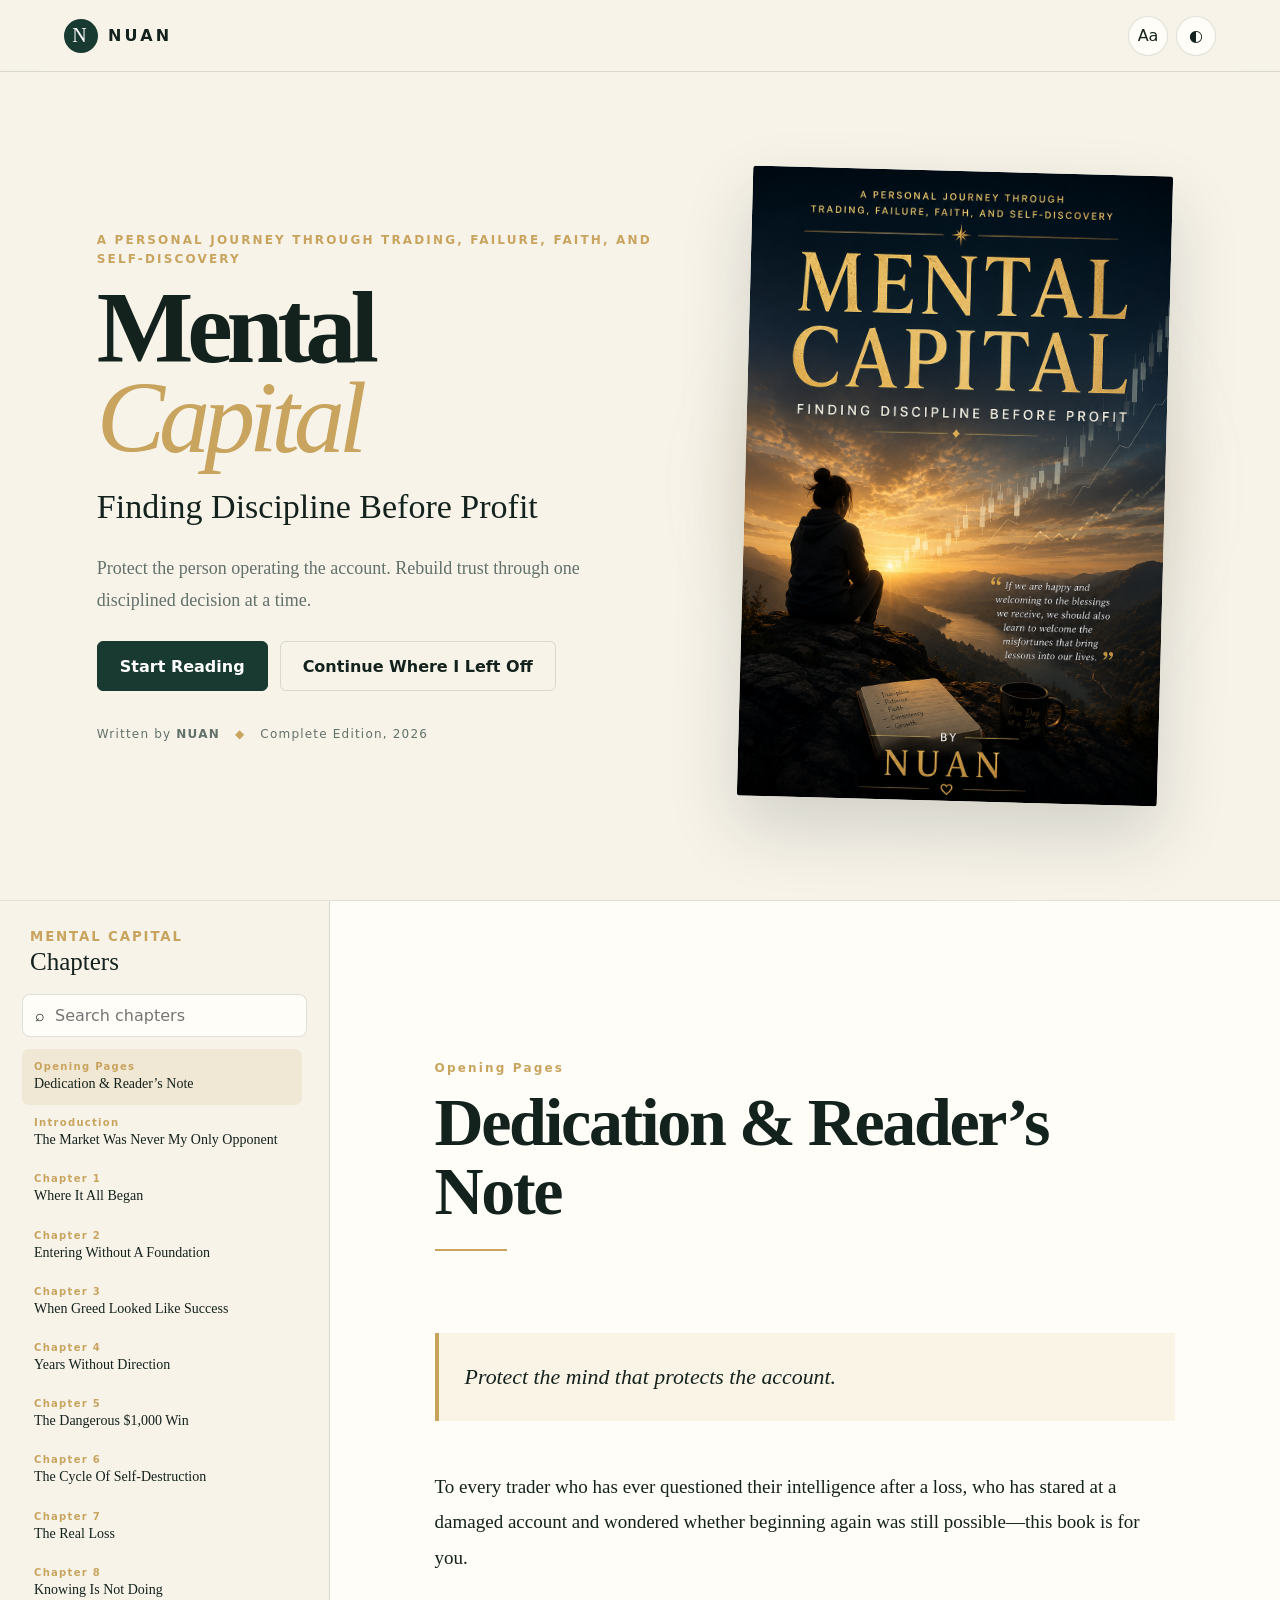
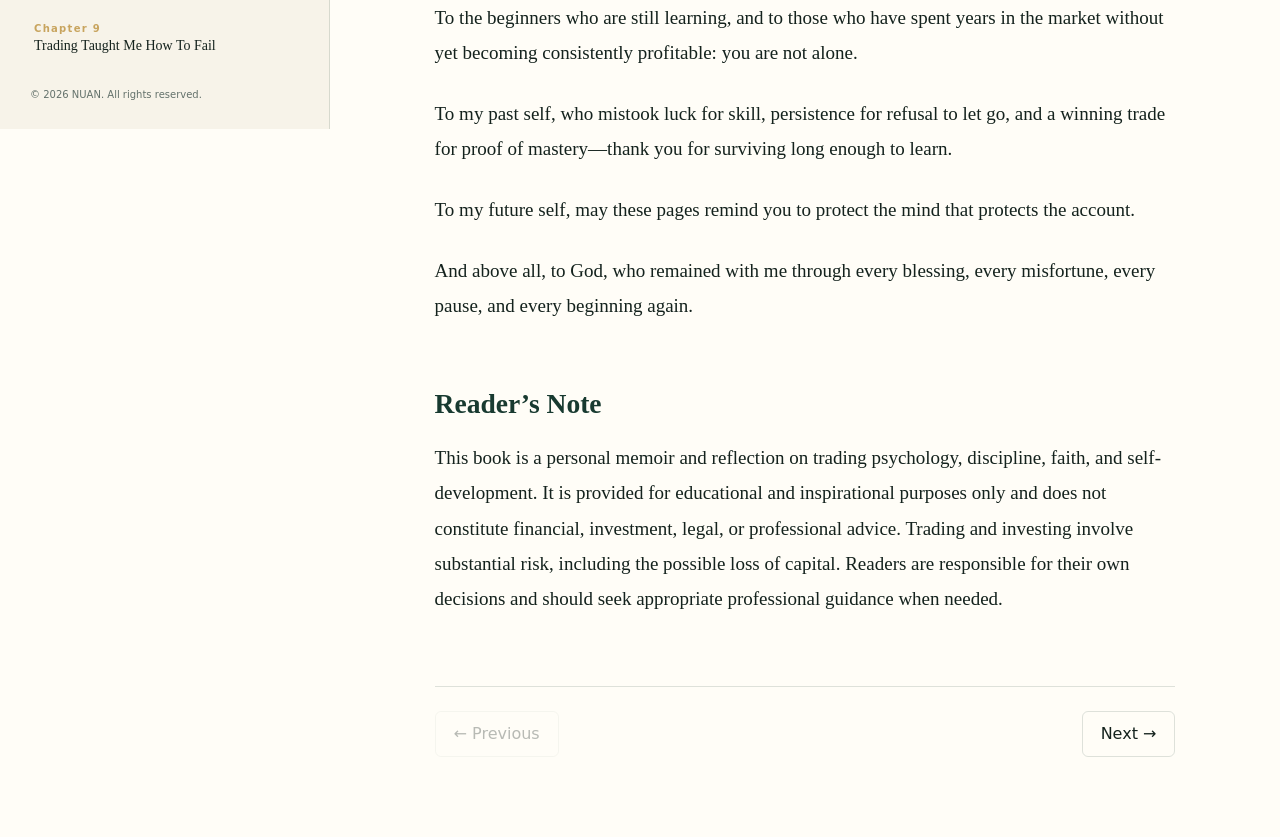
<file: audio.html>
<!doctype html>
<html lang="en">
<head>
  <meta charset="utf-8">
  <meta name="viewport" content="width=device-width,initial-scale=1">
  <meta name="theme-color" content="#152923">
  <meta name="description" content="Mental Capital: Finding Discipline Before Profit — an ebook by NUAN.">
  <title>Mental Capital — NUAN</title>
  <link rel="icon" href="assets/cover.png">
  <link rel="stylesheet" href="audio-style.css">
</head>
<body>
  <div class="progress-track"><span id="readingProgress"></span></div>
  <header class="topbar">
    <button class="icon-button mobile-only" id="menuButton" aria-label="Open chapters">☰</button>
    <a class="brand" href="#home"><span>N</span><strong>NUAN</strong></a>
    <div class="top-actions">
      <button class="text-button" id="fontButton" aria-label="Change text size">Aa</button>
      <button class="icon-button" id="themeButton" aria-label="Toggle dark mode">◐</button>
    </div>
  </header>

  <main>
    <section class="hero" id="home">
      <div class="hero-copy">
        <p class="eyebrow">A PERSONAL JOURNEY THROUGH TRADING, FAILURE, FAITH, AND SELF-DISCOVERY</p>
        <h1>Mental <em>Capital</em></h1>
        <h2>Finding Discipline Before Profit</h2>
        <p class="hero-lead">Protect the person operating the account. Rebuild trust through one disciplined decision at a time.</p>
        <div class="hero-actions">
          <button class="primary-button" id="startReading">Start Reading</button>
          <button class="secondary-button" id="continueReading">Continue Where I Left Off</button>
        </div>
        <p class="author-line">Written by <strong>NUAN</strong> <span>◆</span> Complete Edition, 2026</p>
      </div>
      <div class="cover-wrap">
        <div class="cover-glow"></div>
        <img src="assets/cover.png" alt="Mental Capital book cover by NUAN">
      </div>
    </section>

    <section class="reader-shell" id="reader">
      <aside class="sidebar" id="sidebar">
        <div class="sidebar-head">
          <div><small>MENTAL CAPITAL</small><strong>Chapters</strong></div>
          <button class="icon-button mobile-only" id="closeMenu" aria-label="Close chapters">×</button>
        </div>
        <label class="search"><span>⌕</span><input id="searchInput" type="search" placeholder="Search chapters"></label>
        <nav id="toc"><button class="toc-item active" data-index="0"><span>Opening Pages</span><strong>Dedication &amp; Reader’s Note</strong></button>
<button class="toc-item" data-index="1"><span>Introduction</span><strong>The Market Was Never My Only Opponent</strong></button>
<button class="toc-item" data-index="2"><span>Chapter 1</span><strong>Where It All Began</strong></button>
<button class="toc-item" data-index="3"><span>Chapter 2</span><strong>Entering Without A Foundation</strong></button>
<button class="toc-item" data-index="4"><span>Chapter 3</span><strong>When Greed Looked Like Success</strong></button>
<button class="toc-item" data-index="5"><span>Chapter 4</span><strong>Years Without Direction</strong></button>
<button class="toc-item" data-index="6"><span>Chapter 5</span><strong>The Dangerous $1,000 Win</strong></button>
<button class="toc-item" data-index="7"><span>Chapter 6</span><strong>The Cycle Of Self-Destruction</strong></button>
<button class="toc-item" data-index="8"><span>Chapter 7</span><strong>The Real Loss</strong></button>
<button class="toc-item" data-index="9"><span>Chapter 8</span><strong>Knowing Is Not Doing</strong></button>
<button class="toc-item" data-index="10"><span>Chapter 9</span><strong>Trading Taught Me How To Fail</strong></button>
<button class="toc-item" data-index="11"><span>Chapter 10</span><strong>Faith, Blessings, And Lessons Disguised As Misfortune</strong></button>
<button class="toc-item" data-index="12"><span>Chapter 11</span><strong>The Decision To Pause</strong></button>
<button class="toc-item" data-index="13"><span>Chapter 12</span><strong>Redefining A Winning Trade</strong></button>
<button class="toc-item" data-index="14"><span>Chapter 13</span><strong>Protecting Capital From The Person Holding The Account</strong></button>
<button class="toc-item" data-index="15"><span>Chapter 14</span><strong>The Trader I Am Becoming</strong></button>
<button class="toc-item" data-index="16"><span>Epilogue</span><strong>The Story Is Still Being Written</strong></button>
<button class="toc-item" data-index="17"><span>Back Matter</span><strong>Reflection Journal &amp; Trading Commitment</strong></button>
<button class="toc-item" data-index="18"><span>Acknowledgments</span><strong>Acknowledgments</strong></button>
<button class="toc-item" data-index="19"><span>About The Author</span><strong>About NUAN</strong></button>
<button class="toc-item" data-index="20"><span>Final Page</span><strong>Padayon</strong></button></nav>
        <p class="copyright">© 2026 NUAN. All rights reserved.</p>
      </aside>
      <div class="reading-panel">
        <div class="reader-toolbar">
          <span id="chapterCounter">1 of 21</span>
          <div class="audio-controls" aria-label="Audiobook controls">
            <button id="listenButton" class="audio-button" type="button" aria-label="Listen to this chapter">▶ Listen</button>
            <button id="pauseButton" class="audio-button" type="button" aria-label="Pause narration" disabled>⏸ Pause</button>
            <button id="stopButton" class="audio-button" type="button" aria-label="Stop narration" disabled>■ Stop</button>
            <label class="voice-control">
              <span>Voice</span>
              <select id="voiceSelect" aria-label="Narrator voice">
                <option value="">Loading voices…</option>
              </select>
            </label>
            <label class="speed-control">
              <span>Speed</span>
              <select id="speechRate" aria-label="Narration speed">
                <option value="0.8">0.8×</option>
                <option value="1" selected>1×</option>
                <option value="1.2">1.2×</option>
                <option value="1.5">1.5×</option>
              </select>
            </label>
          </div>
          <button id="bookmarkButton" class="bookmark-button">♡ Save place</button>
        </div>
        <div id="bookContent"><article class="book-section active" id="dedication" data-index="0">
  <header class="chapter-header">
    <span>Opening Pages</span>
    <h2>Dedication &amp; Reader’s Note</h2>
    <i></i>
  </header>
  <div class="chapter-body"><blockquote>Protect the mind that protects the account.</blockquote><p>To every trader who has ever questioned their intelligence after a loss, who has stared at a damaged account and wondered whether beginning again was still possible—this book is for you.</p><p>To the beginners who are still learning, and to those who have spent years in the market without yet becoming consistently profitable: you are not alone.</p><p>To my past self, who mistook luck for skill, persistence for refusal to let go, and a winning trade for proof of mastery—thank you for surviving long enough to learn.</p><p>To my future self, may these pages remind you to protect the mind that protects the account.</p><p>And above all, to God, who remained with me through every blessing, every misfortune, every pause, and every beginning again.</p><h3>Reader’s Note</h3><p>This book is a personal memoir and reflection on trading psychology, discipline, faith, and self-development. It is provided for educational and inspirational purposes only and does not constitute financial, investment, legal, or professional advice. Trading and investing involve substantial risk, including the possible loss of capital. Readers are responsible for their own decisions and should seek appropriate professional guidance when needed.</p></div>
</article>
<article class="book-section" id="introduction" data-index="1">
  <header class="chapter-header">
    <span>Introduction</span>
    <h2>The Market Was Never My Only Opponent</h2>
    <i></i>
  </header>
  <div class="chapter-body"><p>For many years, I believed that my greatest challenge in trading was understanding the market.</p><p>I thought I needed a better strategy. A better indicator. A clearer entry. A more accurate analysis. A system that could tell me when to buy, when to sell, and when to stay away.</p><p>I spent years learning. I studied charts. I read books. I followed trading pages. I explored stocks, cryptocurrency, play-to-earn opportunities, and eventually forex. I learned about trends, support and resistance, risk management, market structure, indicators, and trading psychology.</p><p>The more I studied, the more I believed that success would eventually come once I had enough knowledge. But the market kept showing me something I did not want to admit.</p><p>My problem was not always a lack of knowledge. Sometimes, I already knew what to do. I simply did not do it.</p><p>I knew that overleveraging was dangerous. Yet there were moments when I increased my position because I wanted a bigger profit. I knew that revenge trading could destroy an account. Yet after a loss, I sometimes entered another trade because I wanted to recover quickly. I knew that hope was not a strategy. Yet there were times when I held a losing position and waited for the market to save me.</p><p>I knew that discipline mattered. But in the heat of the moment, emotion often became stronger than my rules.</p><p>That was when I began to understand that the market was never my only opponent.</p><p>The market was unpredictable, but it was not personal. It did not know my name. It did not care whether I was confident, afraid, impatient, or desperate. It did not punish me. It did not reward me based on what I deserved. It simply moved.</p><p>The greater battle was happening within me. It was the battle between patience and urgency. Between discipline and excitement. Between accepting a small loss and hoping for a miracle. Between protecting capital and chasing quick profit. Between the person I wanted to become and the habits I continued to repeat.</p><p>Trading exposed those conflicts more clearly than anything else in my life. A chart could reveal the movement of price. But a trade revealed the movement of my mind.</p><p>When the market moved in my favor, I saw my greed. When it moved against me, I saw my fear. When I missed an opportunity, I saw my impatience. When I lost money, I saw my desire to recover immediately. When I won through excessive risk, I saw how easily luck could be mistaken for skill.</p><p>This realization was painful. It was easier to blame the market. It was easier to blame the strategy. It was easier to believe that I only needed one more indicator, one more system, or one more opportunity. It was much harder to accept that the person placing the trade also needed to change.</p><h3>The Difference Between Knowing and Becoming</h3><p>One of the hardest lessons in trading is that knowledge and execution are not the same.</p><p>A person may know the rules of risk management and still break them. A person may understand the danger of greed and still chase profit. A person may study trading psychology and still become emotional. A person may recognize a mistake while making it and still fail to stop.</p><p>Knowledge gives us awareness. But awareness alone does not create discipline.</p><p>Discipline is built through repeated decisions. It is built when we follow the plan even when the market is exciting. It is built when we accept a loss without immediately trying to recover it. It is built when we remain patient even when other traders appear to be making money. It is built when we protect our capital even when we strongly believe that the next trade will win.</p><p>This is where I struggled.</p><p>I was not completely unaware. I knew many of my mistakes. I could name them: greed, fear, revenge trading, overleveraging, overconfidence, impatience, hope, fear of missing out, the desire to recover losses, and the desire to prove that I was right.</p><p>But naming a weakness is not the same as overcoming it.</p><p>For years, I kept learning about the market while avoiding the deeper work of changing my behavior. I wanted the results of discipline without consistently practicing discipline. I wanted the rewards of patience while still being attracted to quick profit. I wanted to become a successful trader, but I had not yet fully accepted the kind of person I needed to become to sustain success.</p><p>That is one of the reasons this book exists.</p><p>I am writing because reflection forces honesty. When thoughts remain only in the mind, they can be forgotten, softened, or explained away. Writing makes them visible. It allows me to examine not only what happened, but why it happened.</p><p>Why did I increase my risk? Why did I continue trading after a loss? Why did I refuse to close a losing position? Why did I feel the need to make money quickly? Why did a profitable trade make me feel powerful? Why did a losing trade make me question my worth? Why was it easier to follow my rules when the account was small, but harder when the opportunity appeared bigger?</p><p>These are not only trading questions. They are questions about identity, emotion, desire, fear, and self-control.</p><h3>When a Win Becomes Dangerous</h3><p>Most people assume that a winning trade is always good. But trading taught me that not every profit is a blessing.</p><p>Sometimes, a profitable trade can strengthen the wrong behavior. A trader who overleverages and wins may believe that the risk was justified. A trader who refuses to use a stop-loss and survives may believe that patience saved the trade. A trader who revenge trades and recovers may think that emotional trading works.</p><p>A person can make a bad decision and still receive a good result. That does not make the decision wise.</p><p>In fact, a large profit gained through reckless behavior can be more dangerous than a small loss. A loss may force a trader to reflect. A lucky win may encourage the trader to repeat the mistake with even greater confidence.</p><p>I experienced this. There were times when profit made me believe I was improving, even when the process behind the trade was poor. Winning temporarily hid my lack of discipline. It allowed me to ignore the risk I was taking. It made me feel that the market had finally rewarded me.</p><p>But the market was not confirming my skill. Sometimes, it was simply giving me a result that I had not yet learned how to handle.</p><p>Eventually, the same behavior that produced a large win also produced large losses. The profit disappeared. But the emotional effect remained. I wanted to recreate the feeling. I wanted another big win. I wanted to recover what I had lost.</p><p>That is how trading can become a cycle. Excitement leads to risk. Risk leads to temporary profit. Temporary profit creates confidence. Confidence turns into overconfidence. Overconfidence leads to larger risk. A loss creates frustration. Frustration creates revenge. Revenge creates greater loss. Then regret follows.</p><p>A trader promises to change. But without a system for changing behavior, the cycle begins again.</p><h3>The Loss That Cannot Be Seen on a Statement</h3><p>Financial losses are visible. They appear on an account statement. They can be calculated. They can be compared. They can be converted into pesos or dollars.</p><p>Mental losses are harder to measure.</p><p>After repeated mistakes, a trader may lose confidence. After breaking rules many times, a trader may stop trusting personal promises. After a large account loss, a trader may become afraid to enter even a valid setup. Another trader may respond by becoming more aggressive, trying to prove that the previous loss was temporary.</p><p>Both reactions come from damaged mental capital.</p><p>Mental capital includes the ability to think clearly, follow a process, accept uncertainty, and recover from setbacks without becoming destructive. It includes confidence, but not arrogance. Patience, but not passivity. Hope, but not denial. Courage, but not recklessness.</p><p>For me, mental capital became more difficult to restore than financial capital. Money could be deposited again. A new account could be opened. A new strategy could be studied. But rebuilding trust in myself required more than another deposit.</p><p>It required proof: proof that I could follow a rule; proof that I could stop after a loss; proof that I could trade with a smaller position; proof that I could accept missing an opportunity; and proof that I could choose discipline even when greed was present.</p><p>This is why the title of this book is Mental Capital.</p><p>The greatest asset of a trader is not only the money in the account. It is the condition of the mind managing that money.</p><h3>Trading and My Fear of Failure</h3><p>Before trading, I was deeply afraid of failure. Failure felt like evidence that I was not capable. I wanted to avoid mistakes. I wanted certainty. I wanted to know that my efforts would lead to success.</p><p>Trading gave me none of that.</p><p>Every trade contained uncertainty. Even a good setup could lose. Even a bad decision could win. The market did not provide guarantees. It forced me to face the possibility of being wrong again and again.</p><p>At first, this was painful. Every losing trade felt personal. It felt like a judgment. But over time, trading changed my relationship with failure.</p><p>It taught me that being wrong does not always mean being foolish. A well-planned trade can fail. A good decision can produce a bad outcome. A losing result does not automatically mean the process was wrong.</p><p>At the same time, trading also taught me that winning does not always mean the process was correct.</p><p>This distinction slowly helped me become less afraid of failure. I began to understand that failure is information. It can reveal a weakness in a strategy. It can expose a weakness in execution. It can show that risk was too high. It can reveal that emotion controlled the decision.</p><p>Failure becomes valuable when it is examined honestly. It becomes destructive when it is repeated without reflection.</p><p>Trading did not remove failure from my life. It taught me how to survive it. That may be one of the greatest gifts the market has given me.</p><h3>Blessings and Misfortunes</h3><p>It is easy to welcome blessings when they arrive as profit, success, opportunity, or answered prayer. It is more difficult to welcome experiences that arrive as loss, delay, disappointment, or failure.</p><p>I do not believe that pain should be romanticized. A loss is still a loss. A mistake still has consequences. Suffering is not automatically meaningful. But I have learned that difficult experiences can become meaningful when they are allowed to teach us.</p><p>If we are happy and welcoming to the blessings we receive, perhaps we should also learn to welcome the misfortunes that bring lessons into our lives.</p><p>Not with the same celebration. Not with denial. But with openness.</p><p>A blessing may comfort us. A misfortune may correct us. A blessing may provide an opportunity. A misfortune may reveal that we are not yet ready to handle that opportunity. A blessing may increase what we possess. A misfortune may strengthen who we are.</p><p>I cannot claim to know why every loss happened. I cannot say that every failure was part of a clear plan that I fully understand. But I can choose not to waste the lesson.</p><p>I can choose to ask what the experience revealed. I can choose to become more responsible. I can choose to change.</p><p>Perhaps being blessed does not mean living without failure. Perhaps it also means being given enough awareness to learn from it.</p><h3>Why I Am Writing Before the Victory</h3><p>Many books are written after success. The author already knows the ending. The struggle is described from a place of achievement.</p><p>This book is different.</p><p>I am writing while the journey is still unfinished. I am not presenting myself as a trading expert. I am not claiming that I have conquered every weakness described in these pages. Some of these struggles are still present. Some lessons are still being practiced. Some chapters are being written not only with words, but through daily choices.</p><p>I chose to write now because change should be documented while it is happening. There is honesty in uncertainty. There is value in admitting that the final result is not yet known.</p><p>This book is not a celebration of arrival. It is a record of becoming.</p><p>I hope that one day, I will look back at these pages and see evidence of transformation. I hope that the person who finishes this book will be more disciplined than the person who began writing it.</p><p>But even if progress is slow, the act of writing already matters. It forces me to stop running from my mistakes. It allows me to see patterns that were once hidden by emotion. It turns regret into reflection. It turns experience into instruction. It turns failure into material for growth.</p><h3>The Purpose of This Journey</h3><p>The purpose of this book is not to teach readers how to predict the market. It is to explore what the market reveals about us.</p><p>This is a book about trading psychology, but it is also about life. It is about the danger of chasing quick results. It is about the difficulty of following rules when emotion is strong. It is about the cost of refusing to accept a small loss. It is about the difference between confidence and overconfidence. It is about rebuilding self-trust after repeated mistakes. It is about learning to fail without giving up. It is about faith, responsibility, gratitude, and discipline.</p><p>Most importantly, it is about becoming the kind of person who can handle success without being destroyed by it.</p><p>For years, I wanted the market to change my financial life. Now I understand that before I can manage greater financial capital, I must learn to manage myself.</p><p>That is where this journey truly begins.</p><p>Not with the perfect strategy. Not with a winning trade. Not with a larger account. But with honesty.</p><p>The market was never my only opponent. And perhaps, it was never meant to be conquered first.</p></div>
</article>
<article class="book-section" id="chapter-1" data-index="2">
  <header class="chapter-header">
    <span>Chapter 1</span>
    <h2>Where It All Began</h2>
    <i></i>
  </header>
  <div class="chapter-body"><p>The First Investment Was Curiosity</p><blockquote>“Before I invested money, I invested attention.”</blockquote><p>My journey into the financial markets did not begin with forex.</p><p>It did not begin with leverage, candlestick patterns, or the desire to become a full-time trader.</p><p>It began with curiosity.</p><p>In 2019, I became interested in investing through the Philippine Stock Exchange.</p><p>At that time, my understanding of the market was still simple. I knew that people could buy shares of companies and possibly earn through capital appreciation or dividends. The idea that money could grow through ownership fascinated me.</p><p>I was not yet chasing fast profits.</p><p>I was trying to understand how investing worked.</p><p>The Philippine Stock Exchange became my first introduction to the world of financial markets. I began learning about listed companies, stock prices, long-term investing, and the importance of patience.</p><p>Compared with the trading decisions I would make in later years, my beginning was quieter.</p><p>There was less urgency.</p><p>There was no constant pressure to enter and exit.</p><p>There was no strong temptation to multiply an account within a few days.</p><p>Investing seemed slower, but it also felt more understandable.</p><p>I could look at a company and ask what it did, how it earned money, and whether it might still be valuable years later.</p><p>Without realizing it, I was already learning one of the most important principles in finance:</p><p>Growth usually takes time.</p><p>Unfortunately, this principle would become harder to follow once I became exposed to faster markets.</p><h3>The Beginning of a New Interest</h3><p>Then the pandemic came.</p><p>Life changed for almost everyone.</p><p>People stayed at home.</p><p>More time was spent online.</p><p>Social media became one of the main ways people learned, connected, and discovered new opportunities.</p><p>During that period, I discovered online trading communities and educational pages.</p><p>I began reading educational posts.</p><p>The more I read, the more interested I became.</p><p>Trading seemed more active than investing.</p><p>It offered the possibility of earning from short-term market movements.</p><p>It introduced a different way of thinking about charts, prices, and opportunities.</p><p>I bought books about trading and continued exploring educational content.</p><p>I wanted to understand how traders made decisions.</p><p>I became curious about technical analysis.</p><p>I started seeing charts not only as moving prices, but as something that might be interpreted.</p><p>Every candle seemed to contain information.</p><p>Every pattern seemed to hold a possible opportunity.</p><p>Every lesson made trading appear more learnable.</p><p>The more I studied, the more I began to believe that perhaps I could do it too.</p><p>At that time, I thought learning enough information would eventually make me successful.</p><p>I believed that knowledge would naturally lead to good decisions.</p><p>I had not yet learned that knowing and executing are two different skills.</p><h3>The Excitement of Discovery</h3><p>There is a special kind of excitement that comes with discovering trading for the first time.</p><p>The charts are unfamiliar, but they are also fascinating.</p><p>A beginner begins to see possibilities everywhere.</p><p>A market that once looked random starts to appear understandable.</p><p>Terms such as support, resistance, trend, breakout, entry, and stop-loss create the impression that trading can be reduced to a series of rules.</p><p>The idea is comforting.</p><p>Study enough.</p><p>Find a strategy.</p><p>Follow the setup.</p><p>Earn money.</p><p>It sounds simple.</p><p>But trading is often simplest before real money, emotion, and uncertainty become involved.</p><p>At the beginning, I focused mainly on learning.</p><p>I did not yet fully understand the psychological pressure that trading would create.</p><p>I had not experienced the urge to recover a loss.</p><p>I had not yet seen how quickly confidence could turn into greed.</p><p>I did not know how difficult it would be to wait when I wanted immediate results.</p><p>I was learning about the market, but I had not yet learned how the market could expose the person placing the trade.</p><h3>Curiosity as the First Capital</h3><p>Looking back, I realize that my first real investment was not money.</p><p>It was attention.</p><p>I spent time reading.</p><p>I purchased books.</p><p>I followed discussions.</p><p>I tried to understand unfamiliar concepts.</p><p>I asked questions.</p><p>I observed.</p><p>Curiosity led me into the financial world before profit became my main concern.</p><p>That curiosity was valuable.</p><p>It created a willingness to learn.</p><p>It allowed me to enter a field that initially seemed complicated.</p><p>It gave me enough interest to continue even after losing trades and disappointing results.</p><p>But curiosity has limits.</p><p>It can open the door, but it cannot create discipline by itself.</p><p>A curious person may continue learning while still repeating the same mistakes.</p><p>A knowledgeable person may understand risk but continue taking excessive positions.</p><p>A trader may know the correct action but still choose the emotionally satisfying one.</p><p>Curiosity began my journey.</p><p>Character would determine what happened next.</p><h3>The Illusion of Progress</h3><p>During the early stages of learning, it is easy to confuse information with progress.</p><p>Finishing a book feels productive.</p><p>Understanding a new concept feels like improvement.</p><p>Watching educational content creates the feeling that we are moving closer to mastery.</p><p>These activities are useful.</p><p>But they can also create an illusion.</p><p>We may believe we are becoming better traders simply because we know more terms.</p><p>We may collect strategies without learning how to execute one consistently.</p><p>We may study risk management without actually limiting risk.</p><p>We may learn about psychology while continuing to trade emotionally.</p><p>I would eventually experience this gap repeatedly.</p><p>I was learning.</p><p>But I was not always changing.</p><p>There is a difference between adding knowledge and building behavior.</p><p>Knowledge is stored in the mind.</p><p>Behavior is revealed through action.</p><p>This difference becomes visible only when real pressure appears.</p><p>It is easy to say that we will follow a stop-loss before the trade begins.</p><p>It is more difficult when the position is losing and we still believe it might reverse.</p><p>It is easy to promise that we will not overtrade.</p><p>It is harder after a loss when we feel the need to recover.</p><p>It is easy to understand patience.</p><p>It is harder to practice it while watching other people post profits online.</p><p>My early learning gave me a foundation of ideas.</p><p>But it did not yet give me the emotional discipline required to use them.</p><h3>What I Thought Trading Would Give Me</h3><p>At the beginning, trading seemed to represent opportunity.</p><p>It appeared to offer more control over income.</p><p>It looked like a skill that could be learned independently.</p><p>There was something attractive about the possibility of earning through analysis and decision-making.</p><p>Trading did not seem limited by a fixed salary.</p><p>It did not require waiting for a promotion.</p><p>It appeared to reward skill directly.</p><p>The better the trader became, the more the trader could earn.</p><p>That belief made the journey exciting.</p><p>But it also created unrealistic expectations.</p><p>I began to imagine the benefits before understanding the cost.</p><p>I saw the possibility of profit before fully appreciating the discipline required to protect capital.</p><p>I saw the freedom trading might provide before understanding the mental pressure it could create.</p><p>I saw successful outcomes without yet understanding how many losses, mistakes, and years of practice might come first.</p><p>This is common among beginners.</p><p>We are often introduced to trading through potential.</p><p>We discover the reality later.</p><h3>The First Lesson in Patience</h3><p>Investing in the Philippine Stock Exchange introduced me to patience before I understood its value.</p><p>Long-term investing required waiting.</p><p>Prices did not always move quickly.</p><p>Results were not immediate.</p><p>Growth depended on time, business performance, and market conditions.</p><p>At the time, slow movement could feel less exciting.</p><p>Later, I would realize that slow growth often protects people from their own emotions.</p><p>When the market becomes faster, decisions also become faster.</p><p>When leverage becomes available, mistakes become more expensive.</p><p>When profits appear quickly, greed becomes easier to justify.</p><p>When losses happen quickly, fear and revenge become more powerful.</p><p>My early experience in investing quietly taught me that not everything valuable must happen immediately.</p><p>But I did not fully carry that lesson into the faster markets I later entered.</p><p>I wanted the rewards of long-term growth while becoming increasingly attracted to short-term results.</p><p>That conflict would follow me for years.</p><h3>The Psychology Behind the Beginning</h3><p>Curiosity is one of the healthiest reasons to begin learning.</p><p>It encourages exploration without immediately demanding results.</p><p>However, curiosity can slowly become expectation.</p><p>Expectation can become pressure.</p><p>Pressure can become impatience.</p><p>A person may begin by wanting to understand the market and later feel that all the time spent learning must quickly produce income.</p><p>This can create a dangerous thought:</p><blockquote>“I have studied long enough. I should be earning already.”</blockquote><p>Once this belief appears, the trader may begin forcing opportunities.</p><p>The market becomes something that must repay the trader for time, effort, and frustration.</p><p>But the market does not owe anyone a profit.</p><p>Learning does not create entitlement.</p><p>Time spent studying does not guarantee immediate success.</p><p>Knowledge improves preparation, but uncertainty remains.</p><p>A trader must still develop judgment, patience, risk control, and emotional stability.</p><p>The market does not reward effort in the same way that a school rewards completed assignments.</p><p>A person can study for years and still lose money through poor execution.</p><p>This can feel unfair.</p><p>But trading is not designed to be fair.</p><p>It is designed around probability, risk, and decision-making.</p><p>Understanding this would take me much longer than learning the basic terminology.</p><h3>Trading Lesson: Learning Is Not the Same as Readiness</h3><p>A beginner can understand a concept without being ready to risk money.</p><p>Reading about an asset does not automatically create a foundation.</p><p>Watching other people trade does not create personal competence.</p><p>Purchasing a course or book does not guarantee that the lesson has been absorbed.</p><p>Before entering a market, a trader should be able to answer several basic questions:</p><p>What am I trading?</p><p>Why am I entering?</p><p>What conditions would prove that my idea is wrong?</p><p>How much am I willing to lose?</p><p>What will I do after a losing trade?</p><p>What will stop me from increasing my risk emotionally?</p><p>In my early years, I was more focused on possible profit than on these questions.</p><p>I was building knowledge, but my process was incomplete.</p><h3>Life Lesson: Beginnings Do Not Need to Be Perfect</h3><p>I did not begin with a complete plan.</p><p>I did not know where the journey would lead.</p><p>I only knew that I was interested.</p><p>That was enough to begin learning.</p><p>Many people delay growth because they believe they must understand everything before starting.</p><p>But curiosity often comes before clarity.</p><p>The first step does not need to reveal the entire path.</p><p>However, once we begin, we must remain humble enough to recognize what we still do not know.</p><p>Curiosity should lead to learning.</p><p>Learning should lead to practice.</p><p>Practice should lead to reflection.</p><p>Reflection should lead to change.</p><p>Without change, learning can become only another form of preparation without progress.</p><h3>What I Understand Now</h3><p>When I look back at 2019, I do not see a foolish beginner.</p><p>I see someone who was opening a new door.</p><p>I see a person discovering that money, markets, and personal decisions were connected.</p><p>I see someone who did not yet know how difficult the journey would become.</p><p>I also see the beginning of an interest that would shape my relationship with failure, discipline, and personal responsibility.</p><p>My early experience with investing was not wasted.</p><p>It gave me a slower and more patient introduction to the market.</p><p>The books I bought were not wasted.</p><p>The posts I read were not wasted.</p><p>The time I spent learning was not wasted.</p><p>But knowledge alone was never supposed to be the final destination.</p><p>It was only the beginning.</p><p>The market would eventually require more than information.</p><p>It would require emotional control.</p><p>It would require humility.</p><p>It would require acceptance.</p><p>It would require me to become someone different from the person who first became curious in 2019.</p><h3>Letter to My Younger Self</h3><p>Dear Nuan of 2019,</p><p>You are entering a world that will challenge you in ways you cannot yet understand.</p><p>You believe you are learning about money.</p><p>You are.</p><p>But you will also learn about patience, fear, greed, responsibility, and failure.</p><p>Do not rush to prove that you understand the market.</p><p>Remain a student.</p><p>Do not measure your progress only through profit.</p><p>Some of the most important growth will not appear in your account balance.</p><p>You will make mistakes.</p><p>You will sometimes ignore what you already know.</p><p>You will win trades that you did not deserve to win and lose trades that you executed correctly.</p><p>Learn to separate the decision from the result.</p><p>Most importantly, do not lose the curiosity that brought you here.</p><p>Let it mature into wisdom.</p><p>The market will not only teach you how money moves.</p><p>It will show you how your mind moves when money is at risk.</p><p>Pay attention.</p><h3>—Nuan</h3><h3>Reflection Questions</h3><p>What first attracted me to trading or investing?</p><p>Was I initially more interested in learning, earning, or both?</p><p>What expectations did I have when I started?</p><p>Did I believe that knowledge alone would make me successful?</p><p>Which lessons from my earliest experience did I later ignore?</p><p>Am I currently learning to improve my execution, or only collecting more information?</p><p>What does being truly ready to trade mean to me now?</p><h3>Journal Prompt</h3><p>Complete the following statement honestly:</p><p>Then write about the difference between those two answers.</p><blockquote>“When I first entered the market, I believed trading would give me __________. Today, I understand that trading requires me to become __________.”</blockquote><h3>Personal Commitment</h3><p>I will remain curious, but I will not confuse curiosity with competence.</p><p>I will continue learning, but I will measure growth through behavior.</p><p>I will not rush to risk money simply because I understand a concept.</p><p>I will respect the difference between knowing, practicing, and becoming ready.</p><h3>Prayer</h3><p>Lord,</p><p>Thank You for giving me the curiosity to begin.</p><p>Help me remain humble as I learn.</p><p>Protect me from believing that knowledge makes me invincible.</p><p>Teach me to value preparation, patience, and responsible action.</p><p>May every lesson I receive shape not only the way I trade, but also the person I am becoming.</p><p>Give me wisdom to recognize what I know, honesty to admit what I do not know, and discipline to act responsibly with what has been entrusted to me.</p><p>Amen.</p><h3>Chapter Summary</h3><p>I entered the market through curiosity. Investing introduced me to patience. Trading education introduced me to possibility. But the years that followed would teach me that information alone could not protect me. Before I could become a better trader, I would have to become a better decision-maker. And before I could build financial capital, I would first have to understand the mind responsible for managing it.</p></div>
</article>
<article class="book-section" id="chapter-2" data-index="3">
  <header class="chapter-header">
    <span>Chapter 2</span>
    <h2>Entering Without A Foundation</h2>
    <i></i>
  </header>
  <div class="chapter-body"><p>My First Experience with Crypto</p><blockquote>“Excitement can open the door, but only preparation can keep us from getting lost.”</blockquote><p>After learning about investing through the Philippine Stock Exchange, my attention eventually shifted toward cryptocurrency.</p><p>Bitcoin.</p><p>Ethereum.</p><p>Digital assets.</p><p>A market that seemed faster, more exciting, and filled with possibility.</p><p>Crypto felt different from traditional investing.</p><p>It moved quickly.</p><p>It was discussed everywhere.</p><p>Stories of people earning large amounts spread easily online.</p><p>Prices could rise dramatically within a short period.</p><p>The market was open twenty-four hours a day, seven days a week.</p><p>There was always movement.</p><p>Always a new coin.</p><p>Always a new opportunity.</p><p>Always a reason to check the chart again.</p><p>For someone already curious about financial markets, crypto was difficult to ignore.</p><p>I became interested.</p><p>But even then, I knew something important.</p><p>I did not yet have a strong foundation.</p><p>I did not fully understand market cycles, risk management, position sizing, volatility, or the psychological pressure of trading an asset that could move sharply in either direction.</p><p>I knew I was not ready.</p><p>Still, I entered.</p><p>And I lost.</p><h3>Knowing I Was Not Ready</h3><p>One of the most uncomfortable truths about my early crypto experience is that I cannot say I was completely unaware.</p><p>Part of me already knew that I lacked preparation.</p><p>I understood that I had more to learn.</p><p>I knew that interest was not the same as competence.</p><p>I knew that seeing other people earn did not mean I would automatically earn too.</p><p>Yet I still wanted to participate.</p><p>This is one of the most common conflicts in trading.</p><p>The mind says: “You are not ready.”</p><p>But emotion says: “What if the opportunity disappears?”</p><p>The possibility of missing a profit can feel more painful than the possibility of losing money.</p><p>That is how fear of missing out begins.</p><p>It does not always appear as obvious panic.</p><p>Sometimes, it sounds reasonable.</p><blockquote>“I will only try a small amount.”</blockquote><blockquote>“I can learn while I trade.”</blockquote><blockquote>“This asset has already gone up so much. Maybe it will continue.”</blockquote><blockquote>“Everyone is talking about it.”</blockquote><blockquote>“I do not want to be left behind.”</blockquote><p>These thoughts make participation feel urgent.</p><p>Preparation begins to feel optional.</p><h3>The Attraction of a Fast Market</h3><p>Crypto introduced me to a different emotional experience.</p><p>In long-term investing, patience was expected.</p><p>In crypto, speed seemed normal.</p><p>Prices could change significantly within minutes or hours.</p><p>A green candle could create excitement.</p><p>A sudden drop could create fear.</p><p>News, rumors, social media posts, and market sentiment could influence decisions quickly.</p><p>This environment made it easier to react emotionally.</p><p>When prices rose, it seemed dangerous to wait.</p><p>When prices fell, it seemed dangerous to stay.</p><p>The market constantly created the feeling that something important was happening.</p><p>That feeling can become addictive.</p><p>A trader or investor may begin checking prices repeatedly.</p><p>Every movement seems meaningful.</p><p>Every opportunity seems temporary.</p><p>Every delay feels costly.</p><p>The market does not need to force us to act.</p><p>Urgency does that for us.</p><h3>Learning While Risking</h3><p>At the time, part of me believed that experience itself would become my teacher.</p><p>There is truth in that.</p><p>Real experience can teach lessons that books cannot fully explain.</p><p>But learning through experience does not mean risking without structure.</p><p>There is a difference between deliberate practice and emotional experimentation.</p><p>Deliberate practice includes limits.</p><p>It involves small risk.</p><p>It has a clear purpose.</p><p>It allows mistakes without creating unnecessary damage.</p><p>Emotional experimentation is different.</p><p>It often begins with uncertainty and continues through hope.</p><p>The person enters without a complete plan and depends on the market to provide a good outcome.</p><p>That was one of my early mistakes.</p><p>I wanted experience, but I did not yet understand how to create a safe learning environment.</p><p>I entered the market before defining what I was trying to learn.</p><p>I risked money before building a process for managing that risk.</p><p>I focused on the opportunity but not enough on the conditions that would prove my decision wrong.</p><h3>The First Losses</h3><p>Losing in crypto was painful, but it was also revealing.</p><p>The loss itself was financial.</p><p>The meaning I gave to it was emotional.</p><p>I began questioning whether I understood the market at all.</p><p>I wondered whether I had entered too late.</p><p>I wondered whether I had chosen the wrong asset.</p><p>I wondered whether I should wait, sell, buy more, or simply accept the loss.</p><p>Without a clear foundation, every decision became difficult.</p><p>A plan provides direction before emotion becomes strong.</p><p>Without a plan, the trader must decide while already afraid.</p><p>That is dangerous.</p><p>When the position is profitable, greed can influence the decision.</p><p>When it is losing, hope can influence the decision.</p><p>When the market becomes volatile, fear can influence the decision.</p><p>Without predetermined rules, the loudest emotion often becomes the strategy.</p><h3>The Cost of Entering Too Early</h3><p>Entering before being ready does not always produce an immediate disaster.</p><p>Sometimes, beginners win.</p><p>That can be even more dangerous.</p><p>An early win may create confidence before skill is developed.</p><p>It may convince the person that preparation is unnecessary.</p><p>It may encourage larger positions.</p><p>It may make luck look like understanding.</p><p>My early losses in crypto were painful, but they also exposed the weakness of my foundation.</p><p>They showed me that enthusiasm could not replace structure.</p><p>They reminded me that a market does not become safer simply because it is popular.</p><p>They revealed that I had entered because I wanted to participate, not because I had a complete process.</p><p>The loss was not only about choosing the wrong time or asset.</p><p>It was about entering without clearly knowing how much I was willing to lose, why I was buying, how long I intended to hold, what would make me exit, and how I would respond if the market moved against me.</p><h3>Fear of Missing Out</h3><p>Fear of missing out, or FOMO, is often discussed as though it were only a beginner’s mistake.</p><p>It is not.</p><p>Even experienced traders can feel it.</p><p>FOMO is the fear that an opportunity will disappear before we can benefit from it.</p><p>It creates pressure to act quickly.</p><p>It makes waiting feel irresponsible.</p><p>It changes the question from “Is this a good decision?” to “What if I miss the move?”</p><p>The second question is emotionally powerful because it focuses on imagined regret.</p><p>The trader does not want to become the person who watched an asset rise without participating.</p><p>But FOMO hides an important truth:</p><p>Missing an opportunity does not damage an account.</p><p>Forcing an opportunity can.</p><p>There will always be another trade.</p><p>There may be another market cycle.</p><p>There may be another asset.</p><p>But capital lost through emotional decisions takes time to rebuild.</p><p>The greatest protection against FOMO is not confidence.</p><p>It is acceptance.</p><p>A trader must accept that some opportunities will be missed.</p><p>No one captures every move.</p><p>No one enters at every perfect price.</p><p>No one participates in every profitable trend.</p><p>Missing a trade is part of trading.</p><h3>The Role of Social Proof</h3><p>Crypto became widely discussed online.</p><p>People shared screenshots of gains.</p><p>Successful stories spread faster than stories of quiet losses.</p><p>This created social proof.</p><p>When many people appear to believe in an opportunity, the opportunity begins to feel safer.</p><p>But popularity is not evidence of personal readiness.</p><p>A thousand people can enter the same market for different reasons.</p><p>Some may have bought early.</p><p>Some may have a long-term plan.</p><p>Some may be able to tolerate large losses.</p><p>Some may be promoting the asset because they benefit when others buy.</p><p>Others may simply be repeating what they have heard.</p><p>A responsible decision cannot be based only on the number of people making the same decision.</p><p>The crowd can increase confidence without increasing understanding.</p><h3>Borrowed Conviction</h3><p>Borrowed conviction is confidence that does not come from personal analysis or a tested process.</p><p>It comes from influencers, online communities, friends, news, or market excitement.</p><p>It feels strong while others remain confident.</p><p>But it is fragile.</p><p>When the market moves against the position, the trader does not know whether to stay or leave.</p><p>The original reason for entering was never truly personal.</p><p>This creates emotional confusion.</p><p>The trader may search for more opinions.</p><p>One person says to hold.</p><p>Another says to sell.</p><p>Another says to buy more.</p><p>The trader becomes trapped between conflicting advice.</p><p>The solution is not to avoid all outside information.</p><p>Learning from others is valuable.</p><p>But external information must eventually be converted into an independent decision.</p><p>A trader should be able to explain: Why am I entering? What risk am I accepting? What evidence supports my decision? What would invalidate it? What is my time horizon?</p><p>Without those answers, confidence belongs to someone else.</p><p>The risk belongs to the trader.</p><h3>The Difference Between Investing and Speculating</h3><p>During my early crypto journey, I also began to understand the difference between investing and speculating.</p><p>An investor usually has a longer time horizon and a clear reason for believing that an asset may grow in value.</p><p>A speculator focuses more on price movement and the possibility of earning from changes in market value.</p><p>Neither approach is automatically wrong.</p><p>The danger begins when a person believes they are investing but behaves like an emotional trader.</p><p>They buy because the price is rising.</p><p>They hold because they do not want to accept a loss.</p><p>They add more because they hope to recover faster.</p><p>They call the position a long-term investment only after the trade moves against them.</p><p>This is not a strategy.</p><p>It is a story created to avoid discomfort.</p><p>A person should decide before entering whether the position is an investment or a trade.</p><p>The time horizon, risk, and exit plan should match that decision.</p><p>Without clarity, labels become excuses.</p><h3>Hope as a Substitute for a Plan</h3><p>Hope is not always negative.</p><p>Hope gives people strength.</p><p>It helps us continue during difficult periods.</p><p>But in trading, hope becomes dangerous when it replaces a decision process.</p><p>A trader may hold a losing position because they hope it will return.</p><p>They may increase risk because they hope one trade will recover everything.</p><p>They may ignore evidence because accepting the loss feels too painful.</p><p>In these moments, hope is no longer emotional support.</p><p>It becomes avoidance.</p><p>The market does not respond to how strongly we hope.</p><p>It does not know how much we need the trade to work.</p><p>It does not care how painful the loss would be.</p><p>A plan must be created before hope becomes necessary.</p><p>That plan should define risk, exit conditions, and the maximum amount the trader is willing to lose.</p><h3>Psychology Lesson: Action Can Reduce Anxiety Temporarily</h3><p>One reason people enter without preparation is that taking action can temporarily reduce anxiety.</p><p>When we fear missing an opportunity, waiting feels uncomfortable.</p><p>Buying creates relief.</p><p>We are finally participating.</p><p>We no longer have to wonder what would happen if the price rises without us.</p><p>But this relief is temporary.</p><p>Once money is at risk, a new anxiety appears.</p><p>Now we worry about loss.</p><p>The action that removed one discomfort creates another.</p><p>This teaches an important lesson:</p><p>Not every action is progress.</p><p>Sometimes, action is only an attempt to escape uncertainty.</p><p>A disciplined trader must learn to remain uncomfortable without acting impulsively.</p><p>Waiting is not inactivity when waiting is part of the process.</p><h3>Trading Lesson: Build a Foundation Before Increasing Exposure</h3><p>A foundation does not require knowing everything.</p><p>No trader knows everything.</p><p>A foundation means having enough structure to make responsible decisions.</p><p>Before risking meaningful capital, a trader should understand the asset being traded, the reason for entry, the expected holding period, the maximum acceptable loss, position sizing, volatility, the exit plan, and the emotional rules that prevent impulsive decisions.</p><p>A foundation should also include practice.</p><p>This may involve paper trading, demo trading, small positions, or reviewing historical examples.</p><p>The purpose is not to avoid all losses.</p><p>Losses are unavoidable.</p><p>The purpose is to prevent confusion from controlling every decision.</p><h3>Trading Lesson: Start Small Enough to Stay Honest</h3><p>Large risk changes behavior.</p><p>A person may believe they can remain calm until the amount at risk becomes emotionally significant.</p><p>Then analysis becomes distorted.</p><p>Small positions create room for observation.</p><p>They allow the trader to notice emotional reactions without being overwhelmed by them.</p><p>Starting small is not a sign of weak confidence.</p><p>It is a form of respect.</p><p>It respects uncertainty.</p><p>It respects the learning process.</p><p>It respects capital.</p><p>Most importantly, it allows mistakes to remain educational rather than destructive.</p><h3>Life Lesson: Knowing Better Does Not Always Mean Doing Better</h3><p>My crypto experience taught me that awareness does not guarantee action.</p><p>I knew I was not fully prepared.</p><p>I entered anyway.</p><p>This is not only a trading problem.</p><p>People often know that they need rest but continue working.</p><p>They know that a relationship is unhealthy but remain.</p><p>They know that a financial decision is risky but proceed.</p><p>They know that a habit is harmful but repeat it.</p><p>Human behavior is not controlled by knowledge alone.</p><p>Emotion, urgency, desire, fear, and social pressure also influence decisions.</p><p>Real growth requires more than understanding.</p><p>It requires creating conditions that make the better decision easier.</p><p>In trading, this may mean limiting leverage, reducing account size, setting maximum losses, or stepping away after a rule violation.</p><p>In life, it may mean boundaries, accountability, or changing the environment.</p><p>We should not only ask: “What is the right decision?”</p><p>We should also ask: “What system will help me follow it?”</p><h3>What I Understand Now</h3><p>When I entered crypto, I believed I was taking advantage of an opportunity.</p><p>Today, I understand that opportunity without readiness can become risk.</p><p>The market was not wrong for moving quickly.</p><p>Crypto was not responsible for my lack of foundation.</p><p>The responsibility belonged to me.</p><p>That realization is not meant to create shame.</p><p>It creates ownership.</p><p>And ownership creates the possibility of change.</p><p>I cannot control market volatility.</p><p>I cannot control what other people promote.</p><p>I cannot control when prices rise or fall.</p><p>But I can control whether I enter.</p><p>I can control my position size.</p><p>I can decide whether I understand the risk.</p><p>I can accept that an opportunity may pass.</p><p>I can choose preparation over urgency.</p><p>These choices do not guarantee profit.</p><p>They reduce the chance that emotion will decide for me.</p><h3>Letter to My Younger Self</h3><p>Dear Nuan,</p><p>You already know that you are not ready.</p><p>Listen to that voice.</p><p>It is not fear trying to stop you from growing.</p><p>It is awareness asking you to prepare.</p><p>You do not have to participate in every opportunity.</p><p>The market will continue without you, and that is okay.</p><p>Do not let other people’s profits create pressure inside you.</p><p>You do not know their capital, timing, risk, or full story.</p><p>Their results are not instructions for your decisions.</p><p>Learn first.</p><p>Practice first.</p><p>Define your risk first.</p><p>And when you finally enter, begin small enough that you can still think clearly.</p><p>You are not behind because you waited.</p><p>You are protecting the future version of yourself from lessons that do not need to be so expensive.</p><h3>—Nuan</h3><h3>Reflection Questions</h3><p>1. Have I ever entered a market even though I knew I was not ready? 2. What emotion influenced that decision most strongly? 3. Was I afraid of losing money, or was I more afraid of missing profit? 4. Did I have a clear plan before entering? 5. Was my confidence based on personal understanding or other people’s opinions? 6. Have I ever changed a losing trade into a “long-term investment” to avoid closing it? 7. What foundation do I still need to strengthen? 8. What safeguards can help me avoid acting from urgency?</p><h3>Journal Prompt</h3><p>Write about one financial decision you made before you were fully prepared.</p><p>Describe what attracted you to the opportunity, what you already knew you did not understand, what you felt before entering, what happened afterward, and what system could have protected you.</p><blockquote>“The next time I feel afraid of missing out, I will remind myself that __________.”</blockquote><h3>Personal Commitment</h3><p>I will not enter a market simply because other people are earning.</p><p>I will not allow urgency to replace preparation.</p><p>I will define my risk before placing money at risk.</p><p>I will begin small enough to observe my behavior honestly.</p><p>I will accept that missing an opportunity is less damaging than forcing one.</p><p>I will build confidence through preparation, not borrowed conviction.</p><h3>Prayer</h3><p>Lord,</p><p>Give me the wisdom to recognize the difference between an opportunity and a temptation.</p><p>Help me remain patient when others appear to be moving ahead.</p><p>Protect me from decisions driven by comparison, urgency, and fear of missing out.</p><p>Teach me to prepare before I participate and to respect the resources entrusted to me.</p><p>When I am uncertain, give me the humility to wait.</p><p>When I make mistakes, help me receive the lesson without allowing shame to define me.</p><p>May my actions be guided by wisdom rather than excitement.</p><p>Amen.</p><h3>Chapter Summary</h3><p>Crypto introduced me to speed, volatility, and the pressure to participate.</p><p>I entered even though I knew my foundation was incomplete.</p><p>The losses taught me that awareness without action is not protection.</p><p>An opportunity does not become suitable simply because it is popular.</p><p>Preparation does not remove uncertainty, but it gives us a way to respond responsibly.</p><p>I thought the greatest danger was missing the next move.</p><p>I would later learn that the greater danger was entering without knowing how to protect myself.</p></div>
</article>
<article class="book-section" id="chapter-3" data-index="4">
  <header class="chapter-header">
    <span>Chapter 3</span>
    <h2>When Greed Looked Like Success</h2>
    <i></i>
  </header>
  <div class="chapter-body"><p>The Play-to-Earn Years</p><blockquote>“Sometimes, we do not lose because we failed to earn. We lose because we failed to protect what we earned.”</blockquote><p>By 2021, a new opportunity began attracting attention.</p><p>Play-to-earn games became increasingly popular.</p><p>For many people, they were more than entertainment.</p><p>They became a source of income.</p><p>They created hope during a period when financial opportunities felt limited.</p><p>They introduced a new idea:</p><p>A person could participate in a digital economy, play a game, earn tokens or assets, and possibly convert those rewards into real money.</p><p>For someone already interested in cryptocurrency, the connection felt natural.</p><p>This was not only a game.</p><p>It was also an opportunity.</p><p>And for the first time in my journey, I saw more clearly that digital assets could create real financial results.</p><p>I earned money.</p><p>That part is true.</p><p>The opportunity was real.</p><p>The income was real.</p><p>The excitement was real.</p><p>But looking back, another truth is equally important:</p><p>I could have protected more of what I earned if I had not become greedy.</p><h3>When Earning Changes the Mind</h3><p>Before experiencing profit, a person often imagines that earning money will create relief.</p><p>They believe that once the money arrives, they will feel satisfied.</p><p>They will become more careful.</p><p>They will finally know when to stop.</p><p>But profit can change the mind.</p><p>The first gain does not always create contentment.</p><p>Sometimes, it increases desire.</p><p>A person who once hoped to earn a little may begin to believe they can earn much more.</p><p>What originally felt like a blessing begins to feel insufficient.</p><p>The mind moves the goal.</p><p>A target that once seemed exciting becomes ordinary.</p><p>The person begins asking: “What if I wait a little longer?” “What if the value rises again?” “What if I reinvest everything?” “What if this opportunity becomes even bigger?” “Why take the profit now when I might earn more later?”</p><p>These questions are not always unreasonable.</p><p>Growth often requires patience.</p><p>Long-term opportunities sometimes reward people who do not exit too early.</p><p>But there is a difference between patience and greed.</p><p>Patience is guided by a plan.</p><p>Greed is guided by the fear that enough is never enough.</p><h3>The Moving Finish Line</h3><p>One of the clearest signs of greed is a moving finish line.</p><p>Before earning, we set a goal.</p><p>When the goal is reached, we change it.</p><p>Then we change it again.</p><p>The original plan disappears.</p><p>The amount we once prayed for no longer feels meaningful.</p><p>We begin treating unrealized profit as though it already belongs to us.</p><p>When the value rises, we mentally spend it.</p><p>We imagine what it can buy.</p><p>We calculate how much more it could become.</p><p>Then, when the value falls, we do not experience it only as a market change.</p><p>We experience it as though something has been taken from us.</p><p>This creates emotional attachment.</p><p>Instead of asking what the current situation requires, we compare everything with the highest value we once saw.</p><p>We say: “I will wait until it returns.”</p><p>But sometimes, the market does not return quickly.</p><p>Sometimes, the opportunity changes.</p><p>Sometimes, the value continues falling while we remain emotionally attached to the peak.</p><p>The market moves forward.</p><p>The mind remains trapped in the past.</p><h3>Profit That Was Never Protected</h3><p>Earning is only one part of financial success.</p><p>Protecting what has been earned is another.</p><p>A person may generate income and still fail to build wealth.</p><p>A trader may make a large profit and still end the year with less capital.</p><p>A business may earn well but lose money through poor management.</p><p>A play-to-earn participant may receive valuable rewards but fail to convert, save, diversify, or reduce exposure.</p><p>This was one of the lessons 2021 gave me.</p><p>I knew how it felt to earn.</p><p>But I had not yet developed a strong process for deciding how much to take out, how much to keep exposed, how much to reinvest, what amount would already be enough, what would make me reduce my risk, and what signs would tell me that the opportunity was changing.</p><p>Without these decisions, greed had room to grow.</p><p>The problem was not that I wanted more.</p><p>Wanting growth is not automatically wrong.</p><p>The problem was that I had no clear boundary between ambition and excess.</p><h3>Greed Does Not Always Feel Like Greed</h3><p>Greed is often imagined as something obvious.</p><p>A person wants everything.</p><p>They refuse to share.</p><p>They chase money without limits.</p><p>But in financial markets, greed can appear in more subtle forms.</p><p>It can sound like optimism: “The value will probably rise again.”</p><p>It can sound like confidence: “I understand this opportunity better now.”</p><p>It can sound like patience: “I am willing to wait.”</p><p>It can sound like commitment: “I do not want to give up too early.”</p><p>It can even sound like faith: “Maybe this is the blessing I have been waiting for.”</p><p>Because greed can borrow the language of positive qualities, it becomes difficult to recognize.</p><p>The question is not only whether we want more.</p><p>The deeper question is: “What evidence would convince me that enough is enough?”</p><p>If the honest answer is “nothing,” greed may already be in control.</p><h3>The Psychology of More</h3><p>Human beings adapt quickly.</p><p>A result that once created excitement eventually becomes normal.</p><p>This is sometimes called hedonic adaptation.</p><p>We become accustomed to improvement.</p><p>The new level becomes the baseline.</p><p>Then we want another increase.</p><p>In markets, this can be dangerous.</p><p>A trader earns one hundred dollars and begins wanting five hundred.</p><p>After earning five hundred, one thousand becomes the new goal.</p><p>The amount changes, but the feeling remains.</p><p>There is always another level.</p><p>This is why profit alone cannot create peace.</p><p>Without internal limits, every achievement becomes temporary.</p><p>The person remains restless.</p><p>More money does not end the desire for more.</p><p>It often expands it.</p><p>This does not mean ambition should disappear.</p><p>Ambition can encourage learning, effort, and improvement.</p><p>But ambition needs structure.</p><p>Without structure, it becomes endless dissatisfaction.</p><h3>The Fear Behind Greed</h3><p>Greed and fear may appear opposite, but they are often connected.</p><p>A person may hold too long because they fear missing additional profit.</p><p>They may reinvest too much because they fear the opportunity will never return.</p><p>They may refuse to take money out because they fear being left behind.</p><p>They may chase higher returns because they fear that what they have is not enough.</p><p>Sometimes, greed is not confidence.</p><p>It is insecurity wearing confidence.</p><p>It says: “Take more now because this may be your only chance.”</p><p>That belief creates urgency.</p><p>The person begins treating every opportunity as though it must solve their entire financial future.</p><p>This places too much emotional weight on one market, one asset, or one period of success.</p><p>No single opportunity should be required to rescue an entire life.</p><p>When an opportunity carries that burden, objectivity becomes difficult.</p><p>The person no longer sees risk clearly.</p><p>They see only what they need the opportunity to become.</p><h3>When Gratitude Disappears</h3><p>At the beginning, even a small profit can feel like a blessing.</p><p>We are thankful.</p><p>We feel fortunate.</p><p>We appreciate the opportunity.</p><p>But as expectations increase, gratitude can disappear.</p><p>We stop seeing what we gained.</p><p>We focus on what we could have gained.</p><p>This changes the emotional meaning of success.</p><p>Instead of saying, “I am grateful that this opportunity helped me,” we say, “I should have earned more.”</p><p>The first statement recognizes reality.</p><p>The second compares reality with an imagined maximum.</p><p>That comparison can turn a good outcome into regret.</p><p>It is possible to earn money and still feel like a failure because we are measuring ourselves against the highest theoretical result.</p><p>But no one consistently captures the entire move.</p><p>No one exits every opportunity at the perfect time.</p><p>No one maximizes every investment.</p><p>Financial maturity requires accepting imperfect outcomes.</p><p>A protected gain may be smaller than the highest possible gain.</p><p>But it is still a gain.</p><h3>The Difference Between Enough and More</h3><p>“Enough” is not a fixed amount.</p><p>It depends on the person, goal, risk, and situation.</p><p>But it must be defined.</p><p>Without a definition of enough, “more” becomes automatic.</p><p>In trading and investing, enough may mean reaching a predetermined target, recovering the original capital, withdrawing a portion of profit, reducing exposure after a large increase, keeping only an amount one can afford to lose, or following an exit plan regardless of excitement.</p><p>Enough does not mean abandoning future opportunity.</p><p>It means refusing to place every gain back at risk.</p><p>It is possible to remain involved while still protecting progress.</p><p>The goal is not to predict the exact top.</p><p>The goal is to avoid needing the top to feel successful.</p><h3>The Danger of Unrealized Wealth</h3><p>During periods of rapid growth, people often begin thinking of unrealized gains as permanent wealth.</p><p>The account value rises.</p><p>The digital assets appear more valuable.</p><p>The future looks promising.</p><p>But until profit is protected, much of that wealth remains exposed.</p><p>This does not mean every asset should be sold immediately.</p><p>It means paper gains should be treated with humility.</p><p>They can change.</p><p>Market value is not a promise.</p><p>A rising number creates emotional comfort, but it should not remove risk awareness.</p><p>One lesson I learned from play-to-earn is that an opportunity can be both real and temporary.</p><p>Something can generate meaningful income and still change quickly.</p><p>Demand can fall.</p><p>Rewards can decrease.</p><p>Token prices can decline.</p><p>Player behavior can change.</p><p>The system can become less profitable.</p><p>Success in a changing environment requires adaptation.</p><p>Greed resists adaptation because it remains attached to the best period.</p><h3>When Identity Becomes Attached to Profit</h3><p>Profit can affect identity.</p><p>When we earn, we may feel intelligent, capable, talented, blessed, and ahead of others.</p><p>When earnings decline, the opposite feelings may appear.</p><p>We may feel foolish, unlucky, left behind, and ashamed that we failed to protect the opportunity.</p><p>This is dangerous because financial outcomes begin defining personal worth.</p><p>A person may continue taking risks not only to make money, but to preserve an identity.</p><p>They want to prove that the earlier success was not accidental.</p><p>They want to remain the person who found the opportunity.</p><p>They do not want to admit that conditions have changed.</p><p>But maturity requires separating identity from outcome.</p><p>Earning money does not make us superior.</p><p>Losing an opportunity does not make us worthless.</p><p>A financial result is information.</p><p>It is not a complete definition of the person.</p><h3>The Blessing and the Test</h3><p>I consider the play-to-earn opportunity a blessing.</p><p>It gave me a chance to earn.</p><p>It expanded my understanding of digital economies.</p><p>It showed me that new forms of income could emerge from places people once considered only entertainment.</p><p>But every blessing also carries responsibility.</p><p>An opportunity tests how we handle it.</p><p>Will we protect it?</p><p>Will we become more disciplined?</p><p>Will we remain grateful?</p><p>Will we make decisions based on wisdom?</p><p>Or will success create the belief that the opportunity will last forever?</p><p>Sometimes, we ask God for blessings without asking whether we have the discipline to manage them.</p><p>We pray for growth.</p><p>We pray for profit.</p><p>We pray for opportunity.</p><p>But opportunity can reveal the weaknesses that hardship once hid.</p><p>Scarcity tests patience.</p><p>Abundance tests self-control.</p><p>Loss tests resilience.</p><p>Profit tests humility.</p><p>Both can shape character.</p><h3>Psychology Lesson: Winning Can Reinforce Bad Behavior</h3><p>Behavior is often strengthened by reward.</p><p>When an action produces a positive result, we become more likely to repeat it.</p><p>This creates a serious problem in trading and investing.</p><p>A person can make a poor decision and still earn.</p><p>They may risk too much, hold without a plan, follow hype, or refuse to take profit.</p><p>If the market continues rising, the result rewards the behavior.</p><p>The person concludes: “My decision was correct.”</p><p>But the result does not always prove the quality of the decision.</p><p>A good decision can lose.</p><p>A bad decision can win.</p><p>The danger of a profitable bad decision is that it teaches the wrong lesson.</p><p>It creates confidence without discipline.</p><p>It encourages larger risk.</p><p>It makes the person less willing to question the process.</p><p>This is why every success should be reviewed.</p><p>Not only every loss.</p><p>After earning, we should ask: Did I follow a plan? Was my risk reasonable? Would I make the same decision again under similar conditions? Did the result come from skill, preparation, favorable conditions, or luck? What part of the gain should I protect?</p><p>Success deserves analysis too.</p><h3>Trading Lesson: Have a Profit-Protection Plan</h3><p>Most beginners focus heavily on entries.</p><p>They ask when to buy, when to sell, what indicator to use, and what asset may rise.</p><p>But a complete plan must also answer what happens after profit appears.</p><p>A profit-protection plan may include taking partial gains at predetermined levels, recovering initial capital, reducing position size after a large increase, moving funds to a safer account, setting a maximum amount for reinvestment, reviewing whether the original reason for holding still exists, and avoiding decisions based only on the highest price previously seen.</p><p>The exact method may differ.</p><p>The principle remains:</p><p>Profit that is never protected remains at risk.</p><h3>Trading Lesson: Decide Before Emotion Becomes Strong</h3><p>The best time to define “enough” is before the value rises dramatically.</p><p>Once profit becomes emotionally significant, objectivity becomes harder.</p><p>The person begins seeing possibilities instead of probabilities.</p><p>They imagine what the gain could become.</p><p>They become afraid of exiting too soon.</p><p>Predetermined rules reduce emotional negotiation.</p><p>They do not remove uncertainty.</p><p>They create structure within uncertainty.</p><p>A person may still adjust a plan when new information appears.</p><p>But adjustments should be based on evidence, not excitement.</p><h3>Life Lesson: Receiving Is Different from Managing</h3><p>Many people know how to desire success.</p><p>Fewer know how to manage it.</p><p>Receiving an opportunity and stewarding it are different skills.</p><p>A promotion requires new responsibility.</p><p>A business gain requires financial management.</p><p>A large audience requires accountability.</p><p>A relationship requires care after the excitement of the beginning.</p><p>A trading profit requires protection.</p><p>Sometimes, we believe we need a bigger blessing.</p><p>What we may actually need is greater capacity to manage what has already arrived.</p><p>This changed the way I viewed financial opportunity.</p><p>The question was no longer only: “How can I earn more?”</p><p>It also became: “How can I become responsible enough to keep, protect, and use what I earn wisely?”</p><h3>What I Understand Now</h3><p>When I think about 2021, I do not want to remember only what I failed to protect.</p><p>I also want to recognize what the experience taught me.</p><p>I learned that profit can reveal character as much as loss.</p><p>I learned that greed does not always look ugly.</p><p>Sometimes, it looks like confidence, patience, or ambition.</p><p>I learned that the highest possible gain is not the only measure of success.</p><p>I learned that gratitude can disappear when comparison takes over.</p><p>I learned that an opportunity can be real without being permanent.</p><p>Most importantly, I learned that earning money and keeping money require different disciplines.</p><p>I was capable of recognizing an opportunity.</p><p>I was still learning how to manage one.</p><h3>Letter to My Younger Self</h3><p>Dear Nuan of 2021,</p><p>You are earning, and you are excited.</p><p>Be grateful.</p><p>But do not assume that the opportunity will remain unchanged.</p><p>Do not allow a rising value to erase your respect for risk.</p><p>Before asking how much more you can make, ask how much you are willing to protect.</p><p>Take something out.</p><p>Recover your capital when appropriate.</p><p>Create boundaries.</p><p>You do not need to capture the highest possible price to call the experience successful.</p><p>Do not turn a blessing into a burden by demanding that it become everything.</p><p>You will be tempted to wait for more.</p><p>You will believe that taking profit means giving up future gains.</p><p>But protecting progress is not weakness.</p><p>It is wisdom.</p><p>Remember this:</p><p>The money you protect can serve you.</p><p>The profit you refuse to protect can become another lesson.</p><p>Be thankful.</p><p>Stay humble.</p><p>And do not let “more” make you blind to what is already enough.</p><h3>—Nuan</h3><h3>Reflection Questions</h3><p>1. Have I ever reached a financial goal and immediately moved it higher? 2. What does “enough” mean to me? 3. Have I ever failed to protect profit because I wanted the maximum possible gain? 4. Did I have a plan for taking profit, or did I decide emotionally? 5. Have I ever confused patience with greed? 6. What fear was hidden beneath my desire for more? 7. Do I review successful decisions as carefully as losing ones? 8. How can I practice gratitude without losing ambition? 9. What percentage of future gains should I protect rather than return immediately to risk? 10. How would I know that an opportunity has changed?</p><h3>Journal Prompt</h3><p>Write about one opportunity that gave you something valuable but also revealed a weakness in your behavior.</p><p>Describe what you gained, what you hoped it would become, what prevented you from protecting more, what signs you ignored, and what you would do differently today.</p><blockquote>“At that time, enough would have meant __________.”</blockquote><blockquote>“Greed made me believe that __________.”</blockquote><blockquote>“Today, protecting a blessing means __________.”</blockquote><h3>Personal Commitment</h3><p>I will not measure success only by the highest possible profit.</p><p>I will define what enough means before emotion becomes strong.</p><p>I will create a plan for protecting gains.</p><p>I will remain grateful without becoming careless.</p><p>I will review winning decisions as honestly as losing ones.</p><p>I will not assume that every opportunity will last forever.</p><p>I will remember that receiving profit and managing profit are different responsibilities.</p><h3>Prayer</h3><p>Lord,</p><p>Thank You for every opportunity and every provision that comes into my life.</p><p>Teach me not only how to receive blessings, but also how to manage them wisely.</p><p>Protect me from greed disguised as confidence, patience, or ambition.</p><p>Help me recognize when enough is already enough.</p><p>Give me the humility to protect what has been entrusted to me and the wisdom to understand that no opportunity is permanent.</p><p>When I earn, keep me grateful.</p><p>When I lose, keep me teachable.</p><p>May both abundance and difficulty shape me into a more responsible person.</p><p>Amen.</p><h3>Chapter Summary</h3><p>The play-to-earn years showed me that earning money does not automatically create financial wisdom.</p><p>I experienced real profit, but greed made it difficult to define enough.</p><p>The desire for more moved the finish line and made protected gains feel smaller than imagined possibilities.</p><p>I learned that success must be managed.</p><p>A blessing without discipline can still be lost.</p><p>Profit can strengthen good behavior, but it can also reward recklessness, impatience, and greed.</p><p>The real victory is not only earning.</p><p>It is becoming responsible enough to protect what has been earned.</p></div>
</article>
<article class="book-section" id="chapter-4" data-index="5">
  <header class="chapter-header">
    <span>Chapter 4</span>
    <h2>Years Without Direction</h2>
    <i></i>
  </header>
  <div class="chapter-body"><p>Studying More but Executing Less</p><blockquote>“Sometimes, the problem is not that we stopped learning. It is that we never stayed long enough with one process to become consistent.”</blockquote><p>From 2022 to 2026, I continued trading.</p><p>I did not completely walk away from the market.</p><p>I kept studying.</p><p>I kept observing charts.</p><p>I kept searching for better ways to understand price movement.</p><p>I learned new concepts.</p><p>I explored different strategies.</p><p>I became familiar with indicators, market structure, risk management, trading psychology, and other tools that promised greater clarity.</p><p>From the outside, it may have looked like progress.</p><p>I was learning more.</p><p>I understood more terms.</p><p>I could recognize more patterns.</p><p>I could explain more concepts than I could when I first started.</p><p>But inside, I still felt lost.</p><p>I was trading, but I did not fully know what kind of trader I wanted to become.</p><p>I did not have a clear direction.</p><p>I was not consistently following one tested process.</p><p>I was learning more, but executing less.</p><h3>The Search for the Missing Answer</h3><p>Whenever trading became difficult, I often assumed that something was missing.</p><p>Maybe I needed a better indicator.</p><p>Maybe I needed a more accurate strategy.</p><p>Maybe I needed to understand market structure more deeply.</p><p>Maybe I needed a different mentor.</p><p>Maybe I needed another course, another book, or another explanation.</p><p>This belief kept me searching.</p><p>Searching felt productive.</p><p>Every new concept created hope.</p><p>It gave me the feeling that perhaps this time, I had finally found the answer.</p><p>A new strategy could temporarily restore confidence.</p><p>A new indicator could make the chart feel clearer.</p><p>A new trading framework could make previous losses appear understandable.</p><p>But after the excitement faded, the same difficulty returned.</p><p>Execution.</p><p>I still struggled to wait.</p><p>I still struggled to accept losses.</p><p>I still struggled to manage risk consistently.</p><p>I still struggled to stop when emotion became strong.</p><p>The problem was not always the strategy.</p><p>Sometimes, I was using the search for a better strategy to avoid confronting the way I behaved.</p><h3>Strategy Hopping</h3><p>One of the patterns I developed was moving from one method to another.</p><p>When a strategy worked, I felt encouraged.</p><p>When it failed, I began doubting it.</p><p>Instead of reviewing whether the loss was part of the system’s normal probability, I sometimes assumed that the strategy itself was no longer effective.</p><p>Then I searched for another one.</p><p>This created a cycle.</p><p>Learn.</p><p>Try.</p><p>Win.</p><p>Feel confident.</p><p>Lose.</p><p>Doubt.</p><p>Change.</p><p>Begin again.</p><p>Each new method required another adjustment period.</p><p>I needed to learn its rules.</p><p>Understand its strengths.</p><p>Recognize its weaknesses.</p><p>Observe when it worked best.</p><p>Build trust through repetition.</p><p>But because I often changed before reaching that level of familiarity, I remained in a constant state of beginning.</p><p>I knew many things.</p><p>But I had mastered very little.</p><h3>The Comfort of Being a Student</h3><p>There is safety in being a student.</p><p>A student can say: “I am still learning.”</p><p>That statement is true and valuable.</p><p>No trader should stop learning.</p><p>But it can also become a hiding place.</p><p>Learning protects us from having to commit.</p><p>As long as we are still searching, we do not have to prove that we can consistently execute one process.</p><p>We can explain mistakes by saying that the strategy was incomplete.</p><p>We can delay responsibility by believing that we need more knowledge before discipline becomes possible.</p><p>But at some point, learning must become practice.</p><p>Practice must become repetition.</p><p>Repetition must become evidence.</p><p>Without that transition, education becomes another form of avoidance.</p><p>I began to realize that I was comfortable collecting information because information made me feel prepared.</p><p>Execution exposed whether I truly was.</p><h3>Analysis Without Commitment</h3><p>The more I learned, the more possibilities I saw on the chart.</p><p>At first, this seemed helpful.</p><p>I could identify more setups.</p><p>I could interpret market movement in several ways.</p><p>I could see bullish evidence and bearish evidence at the same time.</p><p>But too much interpretation sometimes created confusion.</p><p>Instead of making decisions easier, knowledge made me hesitate.</p><p>One concept suggested buying.</p><p>Another suggested waiting.</p><p>Another warned of a reversal.</p><p>Another indicated continuation.</p><p>I could explain almost any market movement after it happened.</p><p>But before it happened, I still struggled to choose and commit.</p><p>This is one of the dangers of unstructured learning.</p><p>More knowledge does not automatically create clarity.</p><p>Without a framework, it creates noise.</p><p>A trader needs not only information, but also a hierarchy.</p><p>Which signals matter most?</p><p>Which conditions invalidate the trade?</p><p>Which setup belongs to the plan?</p><p>Which observations should be ignored?</p><p>Without those boundaries, analysis becomes endless.</p><p>The trader keeps studying the chart until emotion chooses the trade.</p><h3>Knowing Enough to See the Mistake</h3><p>One of the most frustrating parts of this period was that I often knew when I was making a mistake.</p><p>I knew when the position size was too large.</p><p>I knew when I was entering from impatience.</p><p>I knew when I was trying to recover a loss.</p><p>I knew when I was holding because of hope.</p><p>I knew when I was taking a trade that did not fully match the plan.</p><p>Sometimes, I could identify the mistake while I was doing it.</p><p>Yet I still continued.</p><p>This created a painful form of self-doubt.</p><p>I began asking: “If I already know this is wrong, why am I still doing it?”</p><p>The question made me feel as though I was not learning.</p><p>But the truth was more complicated.</p><p>I had learned intellectually.</p><p>I had not yet trained myself behaviorally.</p><p>Understanding a pattern and interrupting it are different skills.</p><p>Awareness is the first step.</p><p>It is not the final one.</p><h3>Why Execution Is Hard</h3><p>Execution is difficult because trading decisions do not happen in a calm classroom.</p><p>They happen under uncertainty.</p><p>Money is at risk.</p><p>Time feels limited.</p><p>The market is moving.</p><p>Emotion is present.</p><p>A trader may know the correct rule before entering, but the emotional meaning of the situation changes after the position is open.</p><p>A small loss on paper can feel like rejection.</p><p>A missed trade can feel like failure.</p><p>A winning position can create the urge to increase risk.</p><p>A losing position can create the urge to wait longer.</p><p>Execution requires following the plan when the emotional mind is proposing something else.</p><p>That is why discipline cannot remain a general intention.</p><p>It must be converted into specific behavior.</p><p>“Be disciplined” is too vague.</p><p>“Stop trading after two losses” is clear.</p><p>“Control greed” is difficult to measure.</p><p>“Do not increase position size after a winning trade” is observable.</p><p>“Manage risk” is broad.</p><p>“Risk no more than a fixed percentage per trade” is actionable.</p><p>I had many principles.</p><p>I needed more non-negotiable rules.</p><h3>The Gap Between the Ideal Trader and the Real Trader</h3><p>In my mind, I knew what a disciplined trader should look like.</p><p>Patient.</p><p>Calm.</p><p>Objective.</p><p>Consistent.</p><p>Able to accept losses.</p><p>Able to wait for confirmation.</p><p>Able to protect capital.</p><p>I wanted to be that person.</p><p>But my actual behavior did not always match that image.</p><p>This gap created shame.</p><p>I compared the trader I was with the trader I believed I should already be.</p><p>The larger the gap became, the more frustrated I felt.</p><p>Sometimes, that frustration created more emotional trading.</p><p>I wanted one good trade to prove that I was improving.</p><p>I wanted one profitable day to restore confidence.</p><p>I wanted results to close the gap quickly.</p><p>But identity cannot be repaired by one trade.</p><p>It is rebuilt through repeated evidence.</p><p>A disciplined trader is not someone who feels disciplined.</p><p>It is someone who repeatedly performs disciplined actions.</p><h3>The Need to Prove Myself</h3><p>During these years, trading sometimes became more than a financial activity.</p><p>It became a test of my ability.</p><p>Every win seemed to say: “Maybe I can really do this.”</p><p>Every loss seemed to say: “Maybe I am not capable.”</p><p>This made each trade emotionally heavier.</p><p>I was no longer only risking money.</p><p>I was risking confidence.</p><p>I was trying to prove something to myself.</p><p>When trading becomes a test of personal worth, objectivity becomes difficult.</p><p>A trader may avoid closing a loss because closing it feels like admitting failure.</p><p>They may take another trade because ending the day negative feels unacceptable.</p><p>They may increase risk because a larger win seems capable of restoring their identity faster.</p><p>But the market cannot provide stable self-worth.</p><p>It can only provide changing outcomes.</p><p>Confidence based entirely on profit will rise and fall with the account.</p><h3>Overcomplication</h3><p>Another problem was complexity.</p><p>As I learned more, my charts sometimes became more crowded.</p><p>More indicators.</p><p>More levels.</p><p>More conditions.</p><p>More reasons to enter.</p><p>More reasons not to enter.</p><p>Complexity can create the appearance of sophistication.</p><p>But a complicated process is not always a better process.</p><p>Sometimes, complexity hides uncertainty.</p><p>The trader adds more tools because they do not trust the original setup.</p><p>They look for more confirmation because they want certainty.</p><p>But certainty does not exist in trading.</p><p>Even the clearest setup can fail.</p><p>A simple, tested process executed consistently is often more useful than a complex process applied emotionally.</p><p>I did not necessarily need more information.</p><p>I needed fewer rules that I could actually follow.</p><h3>The Illusion of Control</h3><p>Trading education can create a dangerous belief:</p><p>If we understand enough, we can control the outcome.</p><p>But the purpose of analysis is not to guarantee a result.</p><p>It is to define a decision under uncertainty.</p><p>A trader does not control whether the next trade wins.</p><p>The trader controls whether the setup matches the plan, how much is risked, where the trade becomes invalid, whether the stop is respected, whether another trade is taken emotionally, and whether the process is reviewed honestly.</p><p>When I focused too much on prediction, every loss felt like a failure of knowledge.</p><p>When I began focusing more on process, a loss could be accepted as part of probability.</p><p>This shift was difficult because prediction feels powerful.</p><p>Process feels ordinary.</p><p>But long-term consistency is usually built through ordinary decisions repeated well.</p><h3>The Psychology of Inconsistency</h3><p>Inconsistency does not always come from laziness.</p><p>Sometimes, it comes from emotional variability.</p><p>A trader follows the plan when calm.</p><p>Breaks it when afraid.</p><p>Respects risk after a large loss.</p><p>Ignores it after a winning streak.</p><p>Waits patiently when confidence is low.</p><p>Forces trades when confidence becomes high.</p><p>The rules do not change.</p><p>The emotional state does.</p><p>This means the trader’s real system is not only the written strategy.</p><p>It is the written strategy plus the person’s current emotion.</p><p>If emotion can override the process at any time, the strategy is not fully protected.</p><p>This is why trading discipline requires systems that remain active even when motivation disappears.</p><h3>The Cost of Starting Over</h3><p>Every time I abandoned a process, I lost more than time.</p><p>I lost the opportunity to collect meaningful data.</p><p>A strategy cannot be evaluated fairly after only a few trades.</p><p>A trader needs enough examples to understand expected win rate, average gain and loss, common market conditions, emotional difficulty, drawdown, and whether the process can realistically be followed.</p><p>Without a sufficient sample, conclusions become emotional.</p><p>A losing week can make a valid strategy appear useless.</p><p>A winning week can make a poor strategy appear excellent.</p><p>By changing too often, I denied myself the evidence needed to build trust.</p><p>I was making decisions about systems based on feelings rather than data.</p><h3>Discipline Before Confidence</h3><p>I used to think confidence should come first.</p><p>Once I felt confident, I would become disciplined.</p><p>But real confidence often comes after discipline.</p><p>Every time a trader follows a rule, self-trust grows.</p><p>Every time a trader respects risk, confidence becomes more stable.</p><p>Every time a trader stops after reaching a limit, they prove that emotion does not have complete control.</p><p>This kind of confidence is quieter.</p><p>It does not come from a large win.</p><p>It comes from evidence.</p><p>The trader begins believing: “I may not control the result, but I can control my behavior.”</p><p>That is stronger than believing every trade will succeed.</p><h3>The Importance of Direction</h3><p>A trader without direction is easily influenced.</p><p>A new strategy appears and changes the plan.</p><p>A social media post creates doubt.</p><p>Another trader’s profit creates pressure.</p><p>A losing trade creates the urge to rebuild everything.</p><p>Direction provides stability.</p><p>It answers: What market do I trade? What session do I focus on? What type of setup do I take? What conditions make me stay out? How much do I risk? How many trades may I take? How do I review performance? What does progress mean?</p><p>Without these answers, the trader is always reacting.</p><p>With them, the trader has a path.</p><p>The path does not guarantee profit.</p><p>It reduces unnecessary wandering.</p><h3>Trading Lesson: Choose One Process Long Enough to Evaluate It</h3><p>A trader cannot build consistency while constantly changing rules.</p><p>This does not mean remaining loyal to a clearly ineffective method.</p><p>It means giving a defined process enough repetition to produce useful evidence.</p><p>The process should include one clear setup, one market or a limited group of markets, a fixed risk model, defined entry and exit conditions, a maximum number of trades, and a review period.</p><p>The goal is not to prove the strategy perfect.</p><p>The goal is to determine whether it has an edge and whether the trader can execute it.</p><p>Both matter.</p><p>A profitable strategy that cannot be followed consistently may not be suitable for the trader.</p><h3>Trading Lesson: Separate Research from Execution</h3><p>Learning during live trading can create confusion.</p><p>A trader sees a new concept and immediately applies it.</p><p>The plan changes while money is at risk.</p><p>A better structure is to separate research time for studying, backtesting, and exploring new ideas from execution time for following the current tested plan without modification.</p><p>This prevents every new lesson from changing the strategy instantly.</p><p>New ideas should earn their place through testing.</p><p>They should not enter the process simply because they sound convincing.</p><h3>Trading Lesson: Measure Rule-Following</h3><p>Profit alone cannot reveal whether execution is improving.</p><p>A trader may earn through poor discipline.</p><p>A trader may lose while following the plan correctly.</p><p>Useful performance measures include percentage of trades that followed the setup, percentage of trades with correct position size, number of revenge trades, number of impulsive entries, number of stop-loss violations, number of days the daily loss limit was respected, and number of trades taken outside the plan.</p><p>These measurements reveal behavior.</p><p>Behavior is where consistency begins.</p><h3>Life Lesson: More Information Is Not Always the Answer</h3><p>When people feel stuck, they often seek more information.</p><p>Another course.</p><p>Another book.</p><p>Another method.</p><p>Another opinion.</p><p>But sometimes, the next step is not learning something new.</p><p>It is applying what is already known.</p><p>The problem may not be a missing answer.</p><p>It may be a missing habit.</p><p>This applies far beyond trading.</p><p>A person may know how to budget but not follow the budget.</p><p>Know how to communicate but avoid difficult conversations.</p><p>Know what improves health but remain inconsistent.</p><p>Know what work must be done but continue planning instead of beginning.</p><p>Knowledge can guide change.</p><p>Only action creates evidence.</p><h3>What I Understand Now</h3><p>The years between 2022 and 2026 were not empty.</p><p>I learned a great deal.</p><p>I developed awareness.</p><p>I recognized more of my emotional patterns.</p><p>I became more familiar with the market.</p><p>But I also remained directionless for too long.</p><p>I searched for clarity outside myself while avoiding the discipline required within.</p><p>I treated every difficult period as a possible strategy problem.</p><p>Sometimes, it was.</p><p>But sometimes, the system did not fail.</p><p>I failed to execute it consistently.</p><p>That truth is difficult, but it is also freeing.</p><p>If every problem belongs to the market, I am powerless.</p><p>If part of the problem belongs to my behavior, then part of the solution also belongs to me.</p><p>I can simplify.</p><p>I can define rules.</p><p>I can reduce risk.</p><p>I can track violations.</p><p>I can stop changing strategies emotionally.</p><p>I can build trust one decision at a time.</p><h3>Letter to My Younger Self</h3><p>Dear Nuan,</p><p>You do not need to learn everything before becoming consistent.</p><p>You need to choose what matters and practice it long enough to understand it.</p><p>Stop treating every loss as proof that the entire strategy is wrong.</p><p>Stop searching for certainty.</p><p>The next indicator will not remove fear.</p><p>The next strategy will not control greed.</p><p>The next course will not execute the trade for you.</p><p>Study, but do not hide inside studying.</p><p>Choose a process.</p><p>Make it simple.</p><p>Test it.</p><p>Follow it.</p><p>Record what happens.</p><p>Let the evidence teach you.</p><p>You are not failing because you still have more to learn.</p><p>You are struggling because you have not yet built enough trust in repeated, disciplined action.</p><p>Do not try to become a perfect trader all at once.</p><p>Become the person who follows one rule today.</p><p>Then do it again tomorrow.</p><h3>—Nuan</h3><h3>Reflection Questions</h3><p>1. Have I been learning consistently but executing inconsistently? 2. How many strategies have I changed in the past year? 3. Do I change methods because of evidence or emotion? 4. Which trading rules do I understand but repeatedly break? 5. Am I using education to improve, or to avoid committing to a process? 6. What type of trader am I trying to become? 7. What market, setup, and risk model best fit my personality and schedule? 8. Which unnecessary tools or indicators create confusion? 9. What behavior should I measure aside from profit? 10. What would consistency look like for the next twenty trading days?</p><h3>Journal Prompt</h3><p>Write about a period when you kept searching for a better solution but did not consistently apply what you already knew.</p><p>Describe what you were searching for, what you hoped the new method would fix, which behaviors remained unchanged, what you avoided confronting, and what simple process you could have practiced instead.</p><blockquote>“I keep searching because I am afraid that __________.”</blockquote><blockquote>“The rule I already know but need to practice is __________.”</blockquote><blockquote>“For the next twenty trading days, consistency will mean __________.”</blockquote><h3>Personal Commitment</h3><p>I will not change my strategy because of one emotional loss.</p><p>I will separate research from live execution.</p><p>I will simplify my process until I can follow it clearly.</p><p>I will measure rule-following, not only profit.</p><p>I will allow enough repetition before judging a system.</p><p>I will stop using more information as a substitute for disciplined action.</p><p>I will build confidence through evidence, one decision at a time.</p><h3>Prayer</h3><p>Lord,</p><p>Thank You for every lesson I have received through study and experience.</p><p>Give me the wisdom to recognize when I need more knowledge and when I need more obedience to what I already know.</p><p>Protect me from endless searching that keeps me from practicing.</p><p>Teach me to value simple, responsible, and consistent action.</p><p>When I feel uncertain, help me remain patient.</p><p>When I feel confident, help me remain humble.</p><p>Give me the discipline to follow my process even when emotions invite me to abandon it.</p><p>May the knowledge I gain become visible through the decisions I make.</p><p>Amen.</p><h3>Chapter Summary</h3><p>From 2022 to 2026, I continued learning but struggled to build a clear direction.</p><p>I collected knowledge, changed strategies, and searched for the missing answer.</p><p>But the greatest gap was not always in my understanding.</p><p>It was between what I knew and what I repeatedly did.</p><p>I learned that consistency requires more than motivation.</p><p>It requires a simple process, enough repetition, measurable rules, and the willingness to stop beginning again.</p><p>The market did not always need to become clearer.</p><p>I needed to become more consistent.</p></div>
</article>
<article class="book-section" id="chapter-5" data-index="6">
  <header class="chapter-header">
    <span>Chapter 5</span>
    <h2>The Dangerous $1,000 Win</h2>
    <i></i>
  </header>
  <div class="chapter-body"><p>When Luck Pretended to Be Skill</p><blockquote>“A profitable result does not always prove that the decision was right.”</blockquote><p>There was a time when I earned approximately one thousand dollars from trading. The amount felt significant. It gave me confidence and made me believe that the years of studying and losing were finally beginning to pay off.</p><p>But when I look back honestly, I know that the profit was not produced by discipline alone. My risk was too high. My process was inconsistent. I was relying on the market to continue moving in my favor. The result was profitable, but the behavior behind it was dangerous.</p><p>When Profit Feels Like Proof</p><p>A large win can feel like validation. After a long struggle, it becomes easy to believe that a profitable outcome proves the strategy, the position size, and the trader were all correct. But a good result can hide a bad decision.</p><p>Luck Can Wear the Clothes of Skill</p><p>Luck does not announce itself. It can look like accurate analysis, perfect timing, or confidence. Skill, however, can be described, tested, and repeated. It includes a clear setup, controlled risk, defined invalidation, and consistent execution.</p><p>The Wrong Lesson</p><p>The most damaging part of the win was the lesson I almost took from it: that aggressive risk was acceptable when conviction felt strong. I became attracted not only to profit, but also to the intensity of making profit quickly.</p><p>The Following Months</p><p>The profit did not remain. During the following months, the same lack of discipline that helped create the win contributed to losses. I learned that I had earned an amount my discipline was not yet strong enough to manage.</p><p>Psychology Lesson: Outcome Bias</p><p>Outcome bias is the tendency to judge a decision mainly by its result. A disciplined trade can lose, and a reckless trade can win. The decision and the result must be evaluated separately.</p><h3>Trading Lessons</h3><p>Review winning trades as carefully as losing ones. After an unusually large gain, pause, reduce exposure, withdraw or protect a portion, and allow excitement to settle before placing another trade.</p><p>Life Lesson</p><p>Success can test character more than failure. Failure often makes people cautious; success may make them careless. A blessing is also a test of stewardship.</p><p>Letter to My Younger Self</p><p>Be grateful for the win, but remain honest. The market moved in your favor; that does not mean every decision was correct. Protect the profit, reduce risk, and do not rush to recreate the excitement.</p><h3>—Nuan</h3><p>The screen beside me was not another person.</p><p>It was my cellphone, open to MetaTrader 5, and I watched it as though every tick demanded my attention.</p><p>I went long, then short, sometimes changing direction with more confidence than preparation.</p><p>With only one hundred dollars in capital, I used leverage that made every movement feel powerful.</p><p>Then the account began to grow.</p><p>One hundred dollars became two hundred, then five hundred, and eventually one thousand dollars.</p><p>The transformation felt almost unbelievable.</p><p>On some days, I made more than one hundred dollars.</p><p>Converted to pesos, I imagined earning around five to ten thousand pesos in a single day.</p><p>That possibility was much larger than the ordinary income I was used to seeing.</p><p>The number did more than increase my balance.</p><p>It changed the story I was telling myself.</p><p>I began to believe that I had discovered something repeatable.</p><p>If I could turn one hundred dollars into one thousand dollars once, why could I not simply do it again?</p><p>If I could earn more than one hundred dollars in one day, why should that not become my normal daily income?</p><p>I did not ask whether the result came from a sustainable process.</p><p>I did not examine how much risk I had taken to achieve it.</p><p>I focused on the outcome and allowed the profit to defend every reckless decision behind it.</p><p>The account grew tenfold, but my discipline did not grow with it.</p><p>That difference mattered.</p><p>The larger balance created the appearance of progress, but underneath it I was still depending on excessive leverage, constant watching, and the hope that price would continue moving in my favor.</p><p>I had increased the money without increasing my ability to protect it.</p><p>The following month, the market began taking back what I thought I had mastered.</p><p>The same leverage that had accelerated the gains accelerated the losses.</p><p>Because I had already experienced the thrill of rapid growth, ordinary risk suddenly felt too slow.</p><p>I wanted to return to the previous balance and to the feeling that came with it.</p><p>When positions moved against me, I did not always accept the loss.</p><p>I deposited more money so that I could stay longer in the losing position.</p><p>I told myself I was giving the trade room to recover.</p><p>In truth, I was spending more money to avoid admitting that my original decision might be wrong.</p><p>Every deposit extended the trade, but it also deepened my emotional attachment to it.</p><p>The position was no longer only an analysis.</p><p>It had become a rescue mission.</p><p>I was not calmly deciding whether the setup remained valid.</p><p>I was trying to save the money, the earlier success, and the image of myself as someone who could repeat that thousand-dollar win.</p><p>That experience taught me that a large profit can become dangerous when it rewards behavior that should have been corrected.</p><p>A reckless win does not transform recklessness into skill.</p><p>It can simply delay the lesson and make the next mistake larger.</p><p>My first responsibility was never to recreate the thousand-dollar win.</p><p>It was to understand why I had been willing to risk so much for it.</p><p>Until I learned that lesson, the profit was not proof that I had become a trader.</p><p>It was a test of whether I knew how to protect what I had received.</p><h3>The Seduction of a Fast Result</h3><p>What made the experience dangerous was not simply the use of leverage.</p><p>It was the story I immediately built around one successful result.</p><p>I treated the growth from one hundred dollars to one thousand dollars as evidence that I had discovered a repeatable path.</p><p>The account balance became convincing because it was visible.</p><p>The risk behind it was easier to ignore because it had not punished me yet.</p><p>For a brief period, luck and skill looked exactly the same.</p><p>Both could produce a green number on the screen.</p><p>Both could make me feel intelligent.</p><p>Both could make me imagine that the future had already been solved.</p><p>Only repetition under controlled conditions could reveal the difference.</p><p>I did not wait for that evidence.</p><p>I allowed one outcome to answer questions that it was never capable of answering.</p><p>Was my position size sustainable?</p><p>Could I repeat the decision without depending on perfect timing?</p><p>Would the same behavior survive an ordinary losing streak?</p><p>Was I following a tested setup, or was I simply reacting to movement?</p><p>Those questions mattered more than the profit.</p><p>But profit has a way of making necessary questions feel unnecessary.</p><h3>When Possibility Became Expectation</h3><p>After earning more than one hundred dollars on some days, my imagination moved faster than my experience.</p><p>I began translating the result into daily and monthly possibilities.</p><p>If this could happen today, perhaps it could happen tomorrow.</p><p>If I could make this amount repeatedly, perhaps five thousand or ten thousand pesos in a day was within reach.</p><p>The arithmetic looked simple because it assumed that every day would cooperate.</p><p>It did not include losing days.</p><p>It did not include poor execution.</p><p>It did not include spreads, volatility, fatigue, hesitation, or emotional decisions.</p><p>It did not include the possibility that the very leverage producing the fast gain could also produce a fast loss.</p><p>My projection was not a plan.</p><p>It was hope written in the language of numbers.</p><p>This is one of the quiet dangers of an early win.</p><p>It can make an uncertain activity feel like a predictable salary.</p><p>It can turn a possibility into an expectation before the trader has earned the right to expect consistency.</p><p>I was no longer only trading the market in front of me.</p><p>I was trading the future income I had already imagined.</p><p>That imagined income increased the pressure to enter.</p><p>It made waiting feel expensive.</p><p>Every move I missed looked like money I had failed to collect.</p><h3>My Phone Became a Window Into Urgency</h3><p>My cellphone was beside me with MetaTrader 5 open.</p><p>I watched each movement as though close attention could give me control.</p><p>The screen made the market feel intimate and immediate.</p><p>Every tick invited a reaction.</p><p>Every candle appeared to ask for a decision.</p><p>Because the platform was always within reach, there was almost no distance between an impulse and an order.</p><p>I could feel fear and respond with one tap.</p><p>I could feel excitement and increase risk before the feeling had time to settle.</p><p>Technology made execution efficient.</p><p>It did not make my judgment disciplined.</p><p>The platform could show price, profit, loss, margin, and account balance.</p><p>It could not tell me whether I was acting from a plan.</p><p>It could not warn me that I was confusing activity with progress.</p><p>It could not ask whether my mental capital was already exhausted.</p><p>Those responsibilities remained mine.</p><h3>The Market Collected What Luck Had Given</h3><p>The following month changed the meaning of the first month.</p><p>Repeated overleverage began returning the account to the market.</p><p>What had looked like a shortcut began revealing its real cost.</p><p>The losses did not feel like separate events.</p><p>They felt like an interruption of the future I had already pictured.</p><p>Instead of reducing risk, I wanted to restore the story.</p><p>I wanted the account to return to the number that had made me feel capable.</p><p>That desire made it harder to accept that the method itself was unstable.</p><p>When a losing position moved closer to emptying the account, I deposited more money.</p><p>I called it staying longer.</p><p>But staying longer in an invalid decision was not the same as being patient.</p><p>Patience waits for a sound process to unfold.</p><p>Denial keeps funding a position because accepting the loss feels unbearable.</p><p>Each deposit extended the trade, but it also extended the emotional attachment.</p><p>The new money did not repair the original decision.</p><p>It only gave the same decision more capital to consume.</p><h3>What the One-Thousand-Dollar Win Actually Taught Me</h3><p>I do not need to pretend that the profit meant nothing.</p><p>It was real, and the excitement was real.</p><p>It showed me what market movement and leverage could do.</p><p>But its most valuable lesson came only after I lost it.</p><p>A result can be financially positive and behaviorally dangerous.</p><p>A trader can make money while practicing habits that cannot survive.</p><p>The market sometimes rewards a mistake before it punishes the pattern.</p><p>That delay can be more dangerous than immediate failure.</p><p>Immediate failure might have made me cautious.</p><p>Early success made me confident before I was ready.</p><p>Today, I would want to examine the quality of the decision before celebrating the size of the result.</p><p>Did I know where I was wrong?</p><p>Did I control the amount I could lose?</p><p>Did I enter because my conditions were present?</p><p>Could I accept the outcome without chasing another trade?</p><p>If the answers are no, profit does not transform the decision into discipline.</p><p>The one-thousand-dollar experience was not proof that I had mastered trading.</p><p>It was my first powerful lesson that luck can wear the clothes of skill.</p><h3>Separating Outcome From Decision Quality</h3><p>I am learning to score a trade twice.</p><p>The first score belongs to the financial outcome.</p><p>The second belongs to the quality of the decision.</p><p>These scores may agree, but they do not always agree.</p><p>A profitable and disciplined trade deserves quiet confidence.</p><p>A losing but disciplined trade deserves honest review without self-condemnation.</p><p>A profitable violation deserves correction before celebration makes the violation attractive.</p><p>A losing violation deserves both acceptance of the cost and a change in behavior.</p><p>This two-part evaluation protects me from allowing one green result to rewrite the rules.</p><p>It also protects me from abandoning a sound process after one red result.</p><p>The account grew from one hundred dollars to one thousand dollars.</p><p>The number was impressive to me.</p><p>But the more important question is whether the behavior could have protected that growth.</p><p>At that time, it could not.</p><p>That truth does not erase the win.</p><p>It gives the win its proper meaning.</p><h3>Reflection Questions</h3><p>1. Have I ever judged a poor decision as good because it made money?</p><p>2. Did a large profit make me more careful or more aggressive?</p><p>3. What portion of a significant gain should I protect immediately?</p><p>4. Am I seeking consistent growth or trying to recreate one exciting win?</p><h3>Journal Prompt</h3><p>Write honestly about the central pattern in this chapter. Describe the trigger, the thought, the emotion, the behavior, the immediate reward, the long-term consequence, and the new response you will practice.</p><h3>Personal Commitment</h3><p>I will judge decisions by process as well as outcome.</p><p>I will review winning trades for hidden mistakes.</p><p>I will reduce risk after unusually large gains.</p><p>I will seek repeatable skill, not emotional excitement.</p><h3>Prayer</h3><p>Lord, thank You for every profitable opportunity. Give me humility to recognize the role of luck, wisdom to protect what I receive, and discipline not to let success make me reckless. Amen.</p><h3>Chapter Summary</h3><p>I turned one hundred dollars into one thousand dollars through excessive leverage.</p><p>The rapid profit made reckless behavior look like repeatable skill.</p><p>When the market reversed, I deposited more money to keep losing positions alive.</p><p>The account grew before my discipline was ready to protect it.</p></div>
</article>
<article class="book-section" id="chapter-6" data-index="7">
  <header class="chapter-header">
    <span>Chapter 6</span>
    <h2>The Cycle Of Self-Destruction</h2>
    <i></i>
  </header>
  <div class="chapter-body"><p>Revenge, Overleveraging, Hope, and Fear</p><blockquote>“The market did not destroy my account in one moment. My repeated emotional decisions did.”</blockquote><p>The destructive cycle rarely began with the intention to lose. It usually began with hope. When the trade moved against me, fear appeared. Instead of accepting the planned loss, I hoped the market would return.</p><p>If the trade closed at a loss, frustration followed. Then came the desire to recover. I entered again, sometimes with a larger position and without the patience to wait for a proper setup. This was revenge trading.</p><p>The Emotional Sequence</p><p>The cycle often followed a recognizable pattern: hope, attachment, fear, denial, loss, frustration, revenge, overleveraging, greater loss, regret, promise, and repetition.</p><h3>Revenge Trading</h3><p>Revenge trading is an attempt to recover a loss through another trade influenced more by emotion than by a valid setup. The goal changes from following the process to repairing how the trader feels.</p><p>Overleveraging</p><p>Excessive exposure magnifies both financial loss and emotional pressure. A normal market fluctuation begins to feel threatening, and the trader becomes unable to think clearly.</p><p>Hope and Fear</p><p>Hope becomes dangerous when it replaces a plan. Fear may make a trader exit valid positions too early or hold losing trades too long. Both emotions demand relief rather than reliable decisions.</p><p>Psychology Lesson: Emotional Relief</p><p>Sometimes a revenge trade wins. The relief reinforces the habit and teaches the mind that another trade can rescue the previous one. This makes the cycle harder to stop.</p><h3>Trading Lessons</h3><p>Use a non-negotiable daily loss limit, a maximum number of trades, and fixed position sizing. After a loss, step away, record what happened, and do not allow the previous result to determine the next risk.</p><p>Life Lesson</p><p>Pain avoided often becomes pain enlarged. Refusing to accept a small loss can produce a much larger one. Acceptance may hurt, but avoidance usually increases the cost.</p><p>Letter to My Younger Self</p><p>The loss has already happened. You do not need to fix it before the day ends. Close the platform. A small loss accepted today is less painful than an account destroyed by refusal to stop.</p><h3>—Nuan</h3><p>The loss that followed was not small to me.</p><p>One thousand dollars may not sound life-changing to every trader, especially in a world where people publicly share much larger profits and losses.</p><p>But for me, it was more than my monthly salary.</p><p>Its value could not be understood by looking at the number alone.</p><p>It represented time, work, security, and possibilities.</p><p>When I lost it, I did not respond with calm acceptance.</p><p>I wanted to fight back.</p><p>Revenge trading entered quietly.</p><p>I began treating the market as though it were a person who had taken something from me and could be forced to return it.</p><p>I did not want to be defeated.</p><p>Yet the market did not know that I was angry, desperate, or determined.</p><p>It had no personal argument with me.</p><p>I was fighting an opponent that did not even know the fight existed.</p><p>One of my strongest frustrations involved stop losses.</p><p>There were times when my stop loss was hit before price moved in the direction I originally expected.</p><p>Instead of accepting that this was part of trading, I interpreted it as proof that the stop loss was the problem.</p><p>I told myself that I would stop using one.</p><p>If I gave the trade enough space, perhaps the market would eventually agree with me.</p><p>That decision did not remove risk.</p><p>It removed the boundary that could keep a manageable mistake from becoming an account-ending one.</p><p>Without a stop loss, hope became my exit strategy.</p><p>I watched losses grow and convinced myself to continue: Sige, laban pa.</p><p>Keep fighting.</p><p>I treated endurance as discipline, even when what I was enduring was the consequence of refusing to follow a protective rule.</p><p>The cycle repeated.</p><p>A loss produced frustration.</p><p>Frustration produced another trade.</p><p>Another trade created more risk.</p><p>When the account approached its limit, fear arrived, but by then my decisions were no longer clear.</p><p>Sometimes the account burned, and afterward I promised myself that the next attempt would be different.</p><p>But a promise without a new process could not interrupt the pattern.</p><p>I was no longer fighting the market.</p><p>I was fighting the consequences of the same decisions I refused to change.</p><p>Each new account gave me fresh financial capital, but not necessarily renewed mental capital.</p><p>I carried the disappointment, urgency, and desire to recover into the next attempt.</p><p>The account was new, but the person operating it was still exhausted.</p><p>Financial capital can sometimes be replaced with another deposit.</p><p>Mental capital returns more slowly.</p><p>Confidence damaged by repeated rule-breaking cannot be restored by funding a new account.</p><p>Self-trust has to be rebuilt through evidence: one respected stop, one completed journal entry, one day of walking away after reaching the limit, and one decision not to revenge trade.</p><p>While I was trying to save the account, I was slowly exhausting the person operating it.</p><p>That was the self-destruction I needed to recognize.</p><p>It was not only the destruction of money.</p><p>It was the gradual loss of patience, clarity, peace, and trust in my own decisions.</p><p>Breaking the cycle would require more than another strategy.</p><p>It would require a different relationship with being wrong.</p><h3>A Loss Measured Against My Real Life</h3><p>One thousand dollars can look small or large depending on the person looking at it.</p><p>Comparison can make us dismiss our own pain.</p><p>Someone else may lose more in a single position.</p><p>Someone else may earn that amount without changing their daily life.</p><p>But the meaning of money is personal.</p><p>For me, the amount was greater than my monthly salary.</p><p>It represented work, time, responsibility, and security.</p><p>That is why the loss could not be understood only as a percentage on a trading statement.</p><p>It entered the emotional world outside the platform.</p><p>It followed me after the chart was closed.</p><p>It affected how I thought about myself and the decisions I had made.</p><p>I knew that trading involved risk.</p><p>But knowing the definition of risk was different from feeling an amount disappear that had a real connection to my life.</p><h3>Revenge Trading Was an Argument With Reality</h3><p>After a loss, I did not always return to the market with a clear mind.</p><p>Sometimes I returned because I wanted to correct what had happened immediately.</p><p>The next trade carried the emotional weight of the previous one.</p><p>It was no longer an independent decision.</p><p>It became an attempt to force the day to end differently.</p><p>That was revenge trading.</p><p>The market had no knowledge of my frustration.</p><p>It did not know the amount I wanted back.</p><p>It did not care whether I felt embarrassed, angry, or desperate.</p><p>Yet I behaved as if price owed me a correction.</p><p>I treated another position like an appeal.</p><p>If I could win quickly, perhaps I would not have to fully feel the loss.</p><p>But an emotionally urgent trade rarely gave me the clarity I needed.</p><p>The desire to recover made me less selective.</p><p>The position size could become larger.</p><p>The entry could become weaker.</p><p>The stop could become negotiable.</p><p>The number of trades could increase even while the quality of my thinking declined.</p><h3>When I Stopped Trusting the Stop-Loss</h3><p>There were times when price hit my stop and later moved in the direction I had expected.</p><p>Those moments were painful.</p><p>They made the stop-loss feel like the reason I had lost.</p><p>I began focusing on the trades where the stop was touched before a reversal.</p><p>I paid less attention to the trades where the stop protected me from a much larger move.</p><p>This selective memory changed my behavior.</p><p>I thought that removing the stop could give the trade more room.</p><p>Sometimes I moved it.</p><p>Sometimes I did not place one.</p><p>The absence of a stop initially felt like freedom from being closed too early.</p><p>In reality, it removed the point where I had agreed to admit that the idea was wrong.</p><p>Without that boundary, a manageable loss could become a threat to the entire account.</p><p>Hope became the exit strategy.</p><p>The position stayed open not because the analysis remained valid, but because closing it would make the loss final.</p><h3>Overleverage Turned Discomfort Into Emergency</h3><p>Risk changes the way the mind experiences price.</p><p>A small and planned position may allow room for observation.</p><p>An oversized position makes every movement feel personal.</p><p>When I overleveraged, normal market fluctuation could feel like an emergency.</p><p>My attention narrowed.</p><p>I watched profit and loss more than structure.</p><p>I became more likely to interfere.</p><p>The trade demanded emotional energy that I had not intended to spend.</p><p>Overleverage did not only increase the financial consequence.</p><p>It reduced the quality of the person making decisions.</p><p>Fear became louder.</p><p>Patience became shorter.</p><p>The need to be right became stronger.</p><p>I told myself, Sige, laban pa.</p><p>The words sounded courageous.</p><p>But courage without boundaries can become self-destruction.</p><p>Continuing is not always resilience.</p><p>Sometimes resilience means accepting a controlled loss before it becomes a disaster.</p><h3>The Cycle I Could Not See While I Was Inside It</h3><p>The pattern repeated because every stage appeared to solve the stage before it.</p><p>A loss created discomfort.</p><p>Another trade promised recovery.</p><p>A larger position promised faster recovery.</p><p>Removing the stop promised more room.</p><p>Depositing more money promised more time.</p><p>Each response felt temporary and reasonable when viewed alone.</p><p>Together, they formed a destructive cycle.</p><p>The solution to one emotional problem created a larger financial problem.</p><p>Then the financial problem created a stronger emotional reaction.</p><p>I kept treating the latest consequence while protecting the original behavior.</p><p>The cycle could not end until I stopped asking only how to recover the money.</p><p>I had to ask why I kept responding to pain in ways that created more pain.</p><h3>The Slow Depletion of Mental Capital</h3><p>Financial capital can sometimes be restored through work, saving, and time.</p><p>Mental capital does not return through a deposit button.</p><p>It is rebuilt through evidence.</p><p>I needed evidence that I could follow a limit.</p><p>I needed evidence that I could accept being wrong.</p><p>I needed evidence that I could leave the screen after a loss.</p><p>Repeated account destruction weakened that evidence.</p><p>Each broken promise taught my mind that my rules could not be trusted.</p><p>That was the deeper cost.</p><p>The account balance showed the visible damage.</p><p>My loss of confidence, peace, and self-respect showed the invisible damage.</p><p>This is why protecting mental capital must begin before the trade.</p><p>It begins with a position size that allows me to remain rational.</p><p>It continues with an exit that does not depend on hope.</p><p>It requires a daily boundary that frustration cannot renegotiate.</p><p>The goal is not to avoid every painful feeling.</p><p>The goal is to keep one painful feeling from taking control of the entire account.</p><h3>Interrupting the Pattern Earlier</h3><p>Self-destruction usually becomes visible near the end.</p><p>The best opportunity to stop it appears much earlier.</p><p>It appears when I first feel the urge to recover immediately.</p><p>It appears when I increase size because the previous loss feels unacceptable.</p><p>It appears when I begin explaining why the stop should be moved.</p><p>It appears when I deposit money to defend a trade instead of reviewing whether the trade remains valid.</p><p>These early signals are easier to manage than an account already near liquidation.</p><p>I need an interruption prepared in advance.</p><p>Close the platform.</p><p>Stand up from the screen.</p><p>Write the reason for the next entry before placing it.</p><p>Wait long enough for urgency to weaken.</p><p>Tell the truth in the journal.</p><p>The interruption may feel too simple compared with the size of the emotion.</p><p>But one simple action can prevent emotion from gaining another position.</p><h3>Forgiving Myself Without Removing Responsibility</h3><p>I also need to understand forgiveness correctly.</p><p>Forgiving myself does not mean pretending the loss was unavoidable.</p><p>It does not remove accountability.</p><p>It allows accountability to continue without shame consuming the person who must change.</p><p>I can say that the behavior was destructive.</p><p>I can admit that I ignored what I knew.</p><p>I can grieve the money and time.</p><p>Then I can decide that punishment will not be my only response.</p><p>The better response is protection.</p><p>The next boundary becomes an act of respect for the person who worked for that capital.</p><h3>Reflection Questions</h3><p>1. What emotion usually appears before I revenge trade?</p><p>2. What thoughts make overleveraging feel reasonable?</p><p>3. Do I trade to follow a setup or to change how I feel?</p><p>4. What barrier will prevent me from reopening the platform after my loss limit?</p><h3>Journal Prompt</h3><p>Write honestly about the central pattern in this chapter. Describe the trigger, the thought, the emotion, the behavior, the immediate reward, the long-term consequence, and the new response you will practice.</p><h3>Personal Commitment</h3><p>I will not trade to erase an emotion.</p><p>I will stop after reaching my daily loss limit.</p><p>I will not increase risk to recover money.</p><p>I will accept small losses before they become larger lessons.</p><h3>Prayer</h3><p>Lord, give me strength to accept what has already happened. Protect me from desperation and the desire to recover immediately. Help me choose patience over revenge and protection over pride. Amen.</p><h3>Chapter Summary</h3><p>A one-thousand-dollar loss was larger than my monthly salary and deeply personal to me.</p><p>Revenge trading, removing stop losses, and overleveraging created a repeated cycle.</p><p>Financial capital could be deposited again while mental capital continued to disappear.</p><p>Breaking the cycle required accepting small losses and rebuilding self-trust.</p></div>
</article>
<article class="book-section" id="chapter-7" data-index="8">
  <header class="chapter-header">
    <span>Chapter 7</span>
    <h2>The Real Loss</h2>
    <i></i>
  </header>
  <div class="chapter-body"><p>Why Mental Capital Is Harder to Recover</p><blockquote>“Money can be deposited again. Trust in yourself must be rebuilt through evidence.”</blockquote><p>Financial losses are easy to see. The balance is lower and the amount can be calculated. But some losses do not appear on a statement: confidence, patience, peace of mind, trust in the process, and trust in oneself.</p><p>For me, mental capital became harder to recover than money.</p><p>What Mental Capital Means</p><p>Mental capital is the internal capacity to make responsible decisions under uncertainty. It includes emotional stability, patience, confidence, focus, self-trust, acceptance of risk, and the ability to recover after mistakes.</p><p>The Loss of Self-Trust</p><p>Every time I promised to follow a rule and then broke it, trust in myself weakened. Eventually, “I will follow the plan” became something I said but did not fully believe.</p><p>Fear and Aggression After Losses</p><p>Some traders become hypervigilant and afraid to enter. Others become aggressive and try to prove they can recover. Both reactions can come from damaged mental capital.</p><p>Shame Versus Responsibility</p><p>Responsibility says, “I made a harmful decision and need to change it.” Shame says, “I am incapable of changing.” Responsibility focuses on behavior; shame attacks identity.</p><p>Why a New Deposit Does Not Fix It</p><p>A fresh account replaces financial capital, but it does not automatically replace the beliefs, triggers, and habits that damaged the previous account.</p><p>Rebuilding Through Small Evidence</p><p>Mental capital returns through promises kept: respecting a loss limit, using correct size, skipping an unclear setup, and closing the platform when revenge appears.</p><p>Trading and Life Lesson</p><p>Track a trust score based on rule-following. Trust in any area of life is rebuilt through consistent behavior, not dramatic promises.</p><p>Letter to My Younger Self</p><p>The money may be gone, but awareness and the ability to choose differently remain. Rebuild trust through one small promise kept, then another.</p><h3>—Nuan</h3><p>Eventually, I began to understand that the money was not the only thing I had lost.</p><p>The financial loss could still be earned again.</p><p>It might take time, effort, and sacrifice, but money could return.</p><p>What frightened me more was the stress, frustration, and self-blame that remained after the trade was already closed.</p><p>I began speaking to myself in ways I would never speak to another person.</p><p>I thought, Napakabobo ko naman.</p><p>Why am I so foolish?</p><p>Why am I so stubborn?</p><p>Why do I keep repeating something I already know is harmful?</p><p>Repeated failure slowly changed the way I saw myself.</p><p>A losing trade was no longer simply an event.</p><p>It became evidence in a case I was building against my own intelligence.</p><p>Every blown account and breached evaluation seemed to confirm that perhaps I was incapable of learning.</p><p>Comparison made the burden heavier.</p><p>I saw traders who appeared to become profitable within a few months or several years.</p><p>Meanwhile, I had already spent years studying and still experienced burned accounts.</p><p>I tried prop firms, hoping that clearer rules and a new opportunity would help me perform differently, yet accounts were still breached.</p><p>I wondered what was wrong with me.</p><p>I asked God why trading had been introduced into my life when it seemed to offer no peace of mind.</p><p>Why allow me to discover this path if I would only continue failing on it?</p><p>Those questions revealed the real loss.</p><p>I was not merely losing money.</p><p>I was losing compassion for myself.</p><p>I was allowing trading results to determine whether I believed I was intelligent, disciplined, or worthy.</p><p>The market had become a scoreboard for my identity.</p><p>But an account balance cannot measure a person's worth.</p><p>A breached account can reveal a problem in risk management or execution, but it cannot provide a complete judgment of character.</p><p>A losing trade can show that an analysis failed or that a rule was broken; it cannot prove that the person is beyond growth.</p><p>This distinction did not excuse my mistakes.</p><p>Responsibility still mattered.</p><p>I needed to admit where impatience, overleveraging, denial, and revenge had influenced my decisions.</p><p>But responsibility is different from self-condemnation.</p><p>Responsibility asks, What must change?</p><p>Condemnation declares, You will never change.</p><p>If every failure becomes an attack on identity, reflection becomes more difficult.</p><p>The mind tries to defend itself, hide the evidence, or recover quickly enough to erase the shame.</p><p>That urgency can lead directly back to the behavior that caused the loss.</p><p>The real recovery therefore had to include more than recovering money.</p><p>I needed to recover the ability to examine a mistake without destroying myself in the process.</p><p>I needed to separate my value from the outcome of a trade while still accepting responsibility for my execution.</p><p>The real loss was not simply what disappeared from the account.</p><p>It was what repeated failure was teaching me to believe about myself.</p><p>And the real work of rebuilding would begin when I refused to let the market write that definition for me.</p><h3>The Loss That Did Not Appear on the Statement</h3><p>The trading platform could calculate my financial loss precisely.</p><p>It could not calculate the hours of stress that followed.</p><p>It could not measure the frustration of recognizing a repeated mistake.</p><p>It could not display the weight of blaming myself for knowing better and still doing the same thing.</p><p>Those were real losses even though they did not appear in the account history.</p><p>Money was the most visible part of the experience.</p><p>It was not always the most painful part.</p><p>I could imagine earning money again.</p><p>I could work, save, and wait.</p><p>But I did not know how quickly I could recover the version of myself that trusted her own decisions.</p><h3>When Criticism Turned Into Condemnation</h3><p>Reflection is necessary.</p><p>Without honest review, a trader can repeat a mistake while calling it experience.</p><p>But my reflection sometimes changed into condemnation.</p><p>I did not simply say, That decision was undisciplined.</p><p>I began saying, Napakabobo ko naman.</p><p>I turned a behavior into an identity.</p><p>The difference matters.</p><p>A behavior can be examined and changed.</p><p>An identity statement feels permanent.</p><p>If I believed that I was simply incapable, then every mistake became proof.</p><p>Every loss joined the case against me.</p><p>Self-condemnation did not improve my execution.</p><p>It consumed the same mental energy I needed for patience, review, and change.</p><p>Accountability asks what happened and what must be different.</p><p>Shame says that the person herself is the problem and offers no useful next step.</p><p>I needed accountability without cruelty.</p><h3>Comparing My Timeline With Other Traders</h3><p>Online, it was easy to find stories of people who became profitable within months or a few years.</p><p>Their progress made my own journey feel late.</p><p>I wondered why I had spent years in trading and still experienced burned accounts.</p><p>I saw outcomes without seeing every condition behind them.</p><p>I did not know their capital, support, prior experience, risk, private losses, or the parts of the story they chose not to show.</p><p>Still, I compared their visible chapter with my most painful page.</p><p>Comparison turned learning into a race.</p><p>It made every additional year feel like evidence that I was failing.</p><p>It also created pressure to produce a breakthrough quickly.</p><p>That pressure could lead me back toward the same overleverage and impatience that had delayed my growth.</p><p>The more urgently I wanted to catch up, the less willing I became to build slowly.</p><h3>Prop Firms and the Desire for Another Beginning</h3><p>I also tried prop firm challenges.</p><p>They offered a structure and the possibility of accessing larger capital.</p><p>They also gave me another account that could represent a fresh beginning.</p><p>But a new account did not automatically create a new trader.</p><p>The same impatience could enter the challenge.</p><p>The same attachment to being right could follow me.</p><p>The same difficulty accepting a loss could place the account at risk.</p><p>When an account was breached, I felt another layer of disappointment.</p><p>The breach was not only a failed attempt.</p><p>It seemed to confirm the fear that I had not changed.</p><p>In time, I understood that external rules could expose my behavior, but they could not transform it for me.</p><p>A daily loss limit was useful only if I respected it before emotion became stronger than intention.</p><p>A maximum drawdown was not merely an obstacle to pass.</p><p>It was a boundary designed to reveal whether risk was under control.</p><h3>Questions I Asked God</h3><p>There were moments when I asked God why trading had been introduced into my life.</p><p>I wanted peace, but trading seemed to reveal restlessness.</p><p>I wanted progress, but the journey repeatedly showed me the same weaknesses.</p><p>I wondered whether I had misunderstood the path.</p><p>I wondered whether persistence had become stubbornness.</p><p>These were not easy questions.</p><p>I did not receive an instant explanation that removed the struggle.</p><p>But the questions forced me to look beyond profit.</p><p>Perhaps the journey was revealing parts of my character that success would have allowed me to ignore.</p><p>Perhaps the lack of immediate profitability was not proof that God had abandoned me.</p><p>Perhaps I was being invited to learn stewardship, patience, humility, and responsibility before asking for larger results.</p><p>Faith did not remove the need for honest evaluation.</p><p>It gave me enough hope to evaluate without believing that failure was the final sentence.</p><h3>Rebuilding Trust Through Small Evidence</h3><p>Trust in myself could not be restored by promising that I would never make another mistake.</p><p>That promise was too large and too fragile.</p><p>I needed smaller evidence.</p><p>One trade in which I respected the planned risk.</p><p>One day in which I stopped after reaching a limit.</p><p>One setup I allowed to pass because the conditions were incomplete.</p><p>One journal entry written honestly instead of defensively.</p><p>These actions might look insignificant beside the money I wanted to recover.</p><p>But they were deposits into mental capital.</p><p>They showed that change could be practiced before it was proven by profit.</p><p>The real loss included peace, confidence, patience, and self-trust.</p><p>The real recovery would therefore require more than another funded account.</p><p>It would require becoming someone whose actions made trust reasonable again.</p><h3>Peace of Mind as Part of Trading Capital</h3><p>I once thought capital referred only to money available in the account.</p><p>Now I include the ability to sleep, think, wait, and return to ordinary life after the platform closes.</p><p>If trading consumes all of those things, the cost is larger than the balance suggests.</p><p>Peace of mind is not an optional reward reserved for profitable traders.</p><p>It is part of the condition needed for responsible decisions.</p><p>When peace disappears, urgency often takes its place.</p><p>Urgency shortens the distance between feeling and action.</p><p>It makes the next trade appear capable of repairing everything.</p><p>Protecting peace may therefore require trading less, risking less, or stepping away sooner.</p><h3>Learning to Speak to Myself as a Teacher</h3><p>I would not help a learner by repeatedly calling that learner stupid.</p><p>I would identify the misunderstanding.</p><p>I would give feedback.</p><p>I would provide another practice opportunity at an appropriate level.</p><p>I would expect responsibility without removing dignity.</p><p>I am learning to use the same approach with myself.</p><p>What did I misunderstand?</p><p>What did I know but fail to execute?</p><p>What condition made execution difficult?</p><p>What practice would make the desired response more available next time?</p><p>These questions are more demanding than an insult because they require a real plan.</p><p>They also leave room for growth.</p><h3>My Timeline Is Not a Verdict</h3><p>Years in the market do not automatically create skill.</p><p>Only repeated, corrected, and intentional practice can do that.</p><p>This truth is humbling because time alone cannot become my proof.</p><p>It is also hopeful because the years already spent do not have to sentence the years ahead.</p><p>I can change the quality of practice.</p><p>I can stop measuring progress only through profit.</p><p>I can notice whether losses are smaller, rules are clearer, and recovery is calmer.</p><p>My timeline may be longer than I once imagined.</p><p>Long does not have to mean hopeless.</p><p>It means I must become more deliberate about what the next season is teaching.</p><h3>Reflection Questions</h3><p>1. Which part of my mental capital has been damaged most?</p><p>2. Do I trust myself to follow my own rules?</p><p>3. Am I trying to recover money before recovering discipline?</p><p>4. What small promise can I keep for twenty trading days?</p><h3>Journal Prompt</h3><p>Write honestly about the central pattern in this chapter. Describe the trigger, the thought, the emotion, the behavior, the immediate reward, the long-term consequence, and the new response you will practice.</p><h3>Personal Commitment</h3><p>I will not use a new deposit as a substitute for change.</p><p>I will rebuild self-trust through small, consistent actions.</p><p>I will measure discipline as carefully as profit.</p><p>I will speak to myself with accountability, not shame.</p><h3>Prayer</h3><p>Lord, help me rebuild what cannot be seen on an account statement. Restore my patience, clarity, courage, and self-trust. Teach me to keep small promises consistently. Amen.</p><h3>Chapter Summary</h3><p>The real loss included stress, frustration, self-blame, and damaged confidence.</p><p>Repeated burned and breached accounts made me question my intelligence and worth.</p><p>Responsibility asks what must change; shame says that change is impossible.</p><p>My account balance cannot be allowed to define who I am.</p></div>
</article>
<article class="book-section" id="chapter-8" data-index="9">
  <header class="chapter-header">
    <span>Chapter 8</span>
    <h2>Knowing Is Not Doing</h2>
    <i></i>
  </header>
  <div class="chapter-body"><p>The Psychology of Execution</p><blockquote>“The distance between knowledge and results is crossed through behavior.”</blockquote><p>For years, I understood many warnings. I knew overleveraging was dangerous, revenge trading could destroy an account, and hope was not a strategy. Yet knowledge did not always appear in my behavior.</p><p>This was one of the most frustrating parts of my journey: understanding the lesson and still failing to execute it.</p><p>Intellectual, Emotional, and Behavioral Knowledge</p><p>A trader can explain risk management and still break the rules. Experience may create emotional awareness, but execution is a behavioral skill that must be practiced repeatedly.</p><p>The Intention-Action Gap</p><p>Before the market opens, a trader may create responsible rules. During live movement, emotion changes the decision. The plan did not account for the strength of the trigger.</p><p>Triggers</p><p>Common triggers include a losing trade, a missed entry, another trader’s profit, a winning streak, financial pressure, lack of sleep, and personal stress.</p><p>The Importance of a Pause</p><p>A pause between emotion and action interrupts automatic behavior. It can be created through a waiting rule, a checklist, written reasoning, or mandatory platform closure.</p><p>Environment Design</p><p>Discipline becomes easier when the environment supports it: smaller capital, reduced leverage, automatic stop-losses, removed one-click trading, and a printed checklist.</p><p>Identity and Process Goals</p><p>Identity gives disciplined action meaning. Process goals—valid setups, fixed risk, no revenge, complete journaling—are more controllable than daily profit targets.</p><p>Implementation Intentions</p><p>Use clear if-then rules: “If I lose two trades, I will close the platform.” “If I miss an entry, I will not chase.” Systems are stronger than changing motivation.</p><p>Letter to My Younger Self</p><p>You already know many answers. Build the bridge from knowledge to behavior through checklists, pauses, limits, and small risk. Interrupt one old pattern at a time.</p><h3>—Nuan</h3><p>My work as a teacher eventually helped me understand this problem more clearly.</p><p>In education, knowledge matters deeply, but learning is not completed by memorizing a definition.</p><p>A student may recite a concept correctly and still need guidance in applying it to an unfamiliar situation.</p><p>That does not make teaching meaningless, and it does not make the learner incapable.</p><p>It shows that understanding and performance are different stages of development.</p><p>I had not immediately recognized that the same principle applied to me in trading.</p><p>I read trading books, watched YouTube videos, studied ICT concepts, and learned about support, resistance, market structure, and risk management.</p><p>On a clean chart, the ideas appeared simple.</p><p>I could point to a level and explain what it represented.</p><p>Actual execution was different.</p><p>Once my money was inside the trade, the chart no longer felt neutral.</p><p>There were times when I bought at support and price moved below it.</p><p>Instead of accepting that the level might have failed, I shifted my attention to the next support.</p><p>When that level also broke, I looked for another one below it.</p><p>I thought I was adjusting my analysis.</p><p>In reality, I was adjusting the chart to protect my emotions.</p><p>Several psychological biases could operate inside that process.</p><p>Confirmation bias made me search for information supporting the trade I already wanted to keep.</p><p>Anchoring tied my judgment to the original entry or analysis even after new evidence appeared.</p><p>Loss aversion made closing the position feel more painful than continuing to hold it.</p><p>Sunk-cost thinking persuaded me that because I had already invested money, time, and emotion, I needed to stay.</p><p>Motivated reasoning allowed me to create explanations that protected my preferred conclusion.</p><p>These biases did not mean that I had lost all knowledge.</p><p>The knowledge was still present, but emotional pressure narrowed my attention.</p><p>Instead of using what I knew to evaluate the trade, I used fragments of knowledge to justify what I felt.</p><p>Perhaps this is why traders can sound rational while behaving irrationally.</p><p>We do not always abandon analysis completely.</p><p>Sometimes we recruit analysis to defend an emotional decision.</p><p>Knowing the name of a bias does not make me immune to it.</p><p>But naming it creates a moment of possibility.</p><p>If I can pause and ask, Am I following evidence or protecting my position?</p><p>I create space between the emotion and the action.</p><p>That space is where discipline can begin.</p><p>As a teacher, I would never say that knowledge has no value.</p><p>Knowledge gives language, structure, and direction.</p><p>But knowledge becomes useful only when it can guide behavior under real conditions.</p><p>In trading, those conditions include uncertainty, financial risk, excitement, fear, and the desire to be right.</p><p>A plan without action is useless.</p><p>In the same way, knowledge without application remains incomplete.</p><p>The lesson was not that I had failed as a learner or contradicted my role as a teacher.</p><p>The lesson was that I had reached the difficult part of learning: transforming information into behavior.</p><p>The market was no longer asking me to define discipline.</p><p>It was asking me to practice it.</p><h3>Knowledge in the Classroom and Knowledge in the Market</h3><p>As a teacher, I believe deeply in knowledge.</p><p>I spend my working life helping learners understand ideas and connect those ideas to real situations.</p><p>I also know that memorizing an answer is not the same as being able to use it.</p><p>A learner may define a concept correctly and still need practice before applying it independently.</p><p>That does not make the lesson useless.</p><p>It shows that understanding develops in stages.</p><p>For a long time, I did not give myself the same honest explanation in trading.</p><p>I assumed that because I had read the rule, I should automatically be able to follow it under pressure.</p><p>When I failed, I treated the gap as a personal defect instead of a skill that required deliberate practice.</p><h3>The Comfort of Recognizing a Concept</h3><p>Trading books and videos gave me a growing vocabulary.</p><p>I learned about support and resistance.</p><p>I watched ICT concepts and studied the explanations available online.</p><p>On a completed chart, many ideas looked clear.</p><p>The level was visible.</p><p>The reaction had already happened.</p><p>The best entry could be explained with confidence because the uncertainty was gone.</p><p>Recognition after the fact felt like mastery.</p><p>Live execution was different.</p><p>The candle had not closed.</p><p>The next movement was unknown.</p><p>Several interpretations could appear reasonable.</p><p>Money and emotion were involved.</p><p>The chart no longer asked whether I could name the concept.</p><p>It asked whether I could make a bounded decision while uncertainty remained.</p><h3>Moving Support to Protect My Belief</h3><p>When I bought near a level I considered support, I wanted that interpretation to remain correct.</p><p>If price moved below it, I sometimes identified another support farther down.</p><p>Then another explanation appeared.</p><p>The new level may have been technically visible.</p><p>But my reason for choosing it was no longer neutral.</p><p>I was already inside the trade.</p><p>I had something to protect.</p><p>Instead of asking whether the original setup had failed, I searched for reasons to continue believing.</p><p>The analysis moved because my emotional need moved it.</p><p>This is where knowledge can become a tool for rationalization.</p><p>The more concepts I knew, the more explanations I could produce.</p><p>Complex language could hide a simple truth: I did not want to accept the loss.</p><h3>Confirmation Bias</h3><p>Confirmation bias describes our tendency to notice information that supports what we already believe.</p><p>Once I entered a position, bullish evidence became easier to see if I was long.</p><p>Bearish evidence became easier to see if I was short.</p><p>I could give greater importance to one candle, one level, or one opinion that agreed with me.</p><p>Contradictory evidence felt less convincing because it threatened both the trade and my confidence.</p><p>The bias did not mean that every supportive observation was false.</p><p>It meant that my method of evaluating evidence was no longer balanced.</p><p>A useful question would have been: What would I notice if I had no position?</p><p>Another would have been: What specific evidence would prove this idea wrong?</p><p>Without those questions, analysis could become a search for comfort.</p><h3>Anchoring and Sunk-Cost Thinking</h3><p>Anchoring can happen when the mind becomes attached to an important number.</p><p>My entry price could become that anchor.</p><p>I wanted price to return to it because breakeven felt like emotional relief.</p><p>But the market did not know my entry.</p><p>The fact that I bought at a particular price did not make that price important to future movement.</p><p>Sunk-cost thinking added another difficulty.</p><p>The longer I stayed and the more money or emotion I invested, the harder it became to leave.</p><p>I thought about what I had already endured.</p><p>Closing seemed to waste the time, stress, and deposits already committed.</p><p>Yet those costs were already spent.</p><p>Adding more risk could not recover them safely.</p><p>It could only expose more capital to the same decision.</p><h3>Loss Aversion and Motivated Reasoning</h3><p>Loss aversion helps explain why accepting a loss can feel more painful than an equivalent gain feels satisfying.</p><p>The open position allowed me to imagine that the loss was not final.</p><p>Closing it removed that possibility.</p><p>That emotional difference could make delay feel rational.</p><p>Motivated reasoning appeared when my desired conclusion influenced the logic used to reach it.</p><p>I wanted the trade to recover.</p><p>Therefore, I became more creative in finding reasons why recovery was likely.</p><p>The reasoning sounded analytical.</p><p>The motivation underneath it was emotional.</p><p>Recognizing this does not mean that I must distrust every thought.</p><p>It means I need procedures that do not change according to what I want.</p><h3>Why Emotion Can Make Knowledge Feel Unavailable</h3><p>Under stress, attention narrows.</p><p>The body prepares for threat.</p><p>Urgency becomes more powerful than reflection.</p><p>The knowledge I possessed did not disappear, but access to it became weaker.</p><p>I could remember the rule after the trade and wonder why it had not guided me during the moment that mattered.</p><p>This is why execution cannot depend only on remembering the right idea while afraid.</p><p>The decision must be supported before fear arrives.</p><p>The position size must already be limited.</p><p>The invalidation point must already be written.</p><p>The maximum loss must already be accepted.</p><p>The checklist must be simple enough to use when attention is under pressure.</p><h3>Turning Knowledge Into Behavior</h3><p>Application requires rehearsal.</p><p>It requires reviewing examples in which the rule was followed, not only examples in which the prediction was correct.</p><p>It requires practicing on a scale where one mistake does not become an emotional emergency.</p><p>It requires a journal that records behavior, context, and emotion instead of only entry and exit.</p><p>As a teacher, I would not expect one explanation to produce permanent mastery in every learner.</p><p>I would provide practice, feedback, correction, and another opportunity.</p><p>I am learning to approach myself with the same seriousness and patience.</p><p>Knowledge without application is incomplete.</p><p>Application without reflection can repeat error.</p><p>Reflection without another attempt can remain only intention.</p><p>The goal is to connect all three until the lesson becomes visible in behavior.</p><h3>Designing for the Irrational Moment</h3><p>A plan written for my calmest mood may fail if it assumes I will remain calm.</p><p>The better plan expects emotion.</p><p>It limits choices when I am under pressure.</p><p>It keeps the checklist visible.</p><p>It makes position size mechanical.</p><p>It defines the stop before entry.</p><p>It creates a waiting period after a loss.</p><p>It records the maximum number of attempts.</p><p>These are not signs that I lack intelligence.</p><p>They are signs that I understand how human decision-making changes under stress.</p><p>Pilots use checklists despite their training.</p><p>Teachers use lesson plans despite knowing the subject.</p><p>A trader can use structure despite understanding the strategy.</p><h3>Evidence Against My Own Bias</h3><p>My journal can help me test the stories emotion creates.</p><p>If I believe stops are always hit before price reverses, I can review the actual record.</p><p>If I believe the next support usually saves the trade, I can examine how often that belief increased the loss.</p><p>If I believe I trade best under pressure, I can compare execution on calm and emotional days.</p><p>Memory is selective.</p><p>Data can challenge the examples my mind prefers to remember.</p><p>The purpose is not to remove intuition completely.</p><p>It is to keep intuition accountable to evidence.</p><p>That is one way knowledge moves from something I can explain into something that can guide behavior.</p><h3>Reflection Questions</h3><p>1. Which lessons do I understand but fail to execute?</p><p>2. What triggers usually create my rule violations?</p><p>3. What pause can I place between emotion and action?</p><p>4. What if-then rule will protect me most?</p><h3>Journal Prompt</h3><p>Write honestly about the central pattern in this chapter. Describe the trigger, the thought, the emotion, the behavior, the immediate reward, the long-term consequence, and the new response you will practice.</p><h3>Personal Commitment</h3><p>I will stop expecting knowledge alone to change behavior.</p><p>I will identify triggers and create pauses.</p><p>I will design an environment that protects me from impulsive actions.</p><p>I will practice execution with risk small enough to learn safely.</p><h3>Prayer</h3><p>Lord, help me turn understanding into action. Give me wisdom to recognize my triggers and discipline to pause before responding. May my choices reflect the person I am becoming. Amen.</p><h3>Chapter Summary</h3><p>Books, videos, and concepts gave me knowledge, but emotion changed my execution.</p><p>Confirmation bias, anchoring, loss aversion, sunk-cost thinking, and motivated reasoning distorted decisions.</p><p>Teaching helped me understand that knowing and applying are different stages of learning.</p><p>The market was asking me not only to define discipline but to practice it.</p></div>
</article>
<article class="book-section" id="chapter-9" data-index="10">
  <header class="chapter-header">
    <span>Chapter 9</span>
    <h2>Trading Taught Me How To Fail</h2>
    <i></i>
  </header>
  <div class="chapter-body"><p>Losing Without Allowing Loss to Define Me</p><blockquote>“Failure stopped feeling like the end when I finally allowed it to become information.”</blockquote><p>Before trading, I was afraid of failure. I wanted certainty and wanted every effort to produce a clear positive result. A disappointing outcome easily became a judgment of my ability.</p><p>Trading gave me no guarantees. It forced me to face the possibility of being wrong again and again, until failure became something I had to understand rather than avoid.</p><p>When Every Loss Felt Personal</p><p>A losing trade felt like evidence that I was not capable. I sometimes tried to defend myself through the market by holding longer, entering again, or increasing risk.</p><p>A Losing Trade Is Not Always a Failed Trade</p><p>A trade may follow the plan perfectly and still lose. A winning trade may break every rule and still earn money. The result and the decision must be evaluated separately.</p><p>Failure as Feedback</p><p>A loss may reveal a weak setup, unsuitable conditions, poor execution, excessive risk, or simply normal probability. Not every loss requires changing the entire strategy.</p><p>Acceptance Is Not Approval</p><p>Acceptance means acknowledging reality without immediately fighting it. Only after reality is accepted can a responsible next step be chosen.</p><p>Failure and Identity</p><p>“I made a poor decision” creates responsibility. “I am a failure” creates a permanent identity. Specific behaviors can be reviewed and changed.</p><p>Trading Lesson: Classify the Loss</p><p>Classify each loss as a good loss, execution loss, emotional loss, or possible system loss. This prevents every negative result from receiving the same meaning.</p><p>Life Lesson</p><p>Failure becomes valuable only through reflection and changed behavior. Experience alone is not wisdom; examined experience is.</p><p>Letter to My Younger Self</p><p>Failure will expose impatience, fear, and the need for control, but exposure is not destruction. Ask what happened, take responsibility, adjust, and continue.</p><h3>—Nuan</h3><p>From childhood through college, failure was one of my greatest fears.</p><p>As an academic achiever, I learned to associate success with correct answers, high scores, recognition, and proof that my effort had been worthwhile.</p><p>Failure felt like the end of the world.</p><p>It threatened not only the result of one task but also the identity I had carefully built.</p><p>If I failed, what would other people think?</p><p>What would the failure say about me?</p><p>Trading changed that perception because failure could not be avoided.</p><p>Even a well-planned trade could lose.</p><p>A trader could study carefully, follow the rules, and still experience an unfavorable outcome.</p><p>The market offered no perfect score and no guarantee that preparation would be rewarded immediately.</p><p>At first, I resisted that uncertainty.</p><p>Later, I began to understand that failure can become a learning experience.</p><p>But the lesson is not automatic.</p><p>Repeating the same error without reflection is not growth.</p><p>A failure becomes educational when it changes the way I prepare, decide, or respond.</p><p>As a teacher of Personal Development, I often discuss how people grow through choices, challenges, and self-awareness.</p><p>The world sometimes tells us not to make mistakes because people can judge quickly.</p><p>Fear of judgment can make us choose only what feels safe.</p><p>Faith offers a different invitation.</p><p>It can ask us to take a responsible leap even when the outcome is uncertain.</p><p>If we fail, we can learn.</p><p>If we succeed, we can receive the opportunity with gratitude.</p><p>In either case, we can continue walking with God.</p><p>This does not mean that faith approves recklessness.</p><p>Taking a leap of faith is not the same as ignoring risk or refusing preparation.</p><p>Faith should not become an excuse to repeat destructive behavior.</p><p>Courage and responsibility must travel together.</p><p>Trading taught me to separate an outcome from the quality of a decision.</p><p>A good process can produce a loss.</p><p>A poor process can accidentally produce a profit.</p><p>Therefore, failure cannot be interpreted only through the final number.</p><p>The better questions are: Did I follow my plan?</p><p>Was my risk appropriate?</p><p>Did I accept invalidation?</p><p>What did the experience reveal?</p><p>What will I do differently next time?</p><p>I once believed that successful people avoided failure.</p><p>Now I understand that growth often belongs to those who learn how to face failure without allowing it to become their identity.</p><p>Failure is not the end of the world.</p><p>Sometimes it is the end of an illusion.</p><p>It can end the illusion that knowledge alone is enough, that confidence makes us invincible, or that the market must reward effort according to our schedule.</p><p>When those illusions fall, a more honest foundation can begin.</p><p>I do not want to celebrate every failure or pretend that it does not hurt.</p><p>I want to respect its cost by refusing to waste it.</p><p>If a mistake teaches me humility, patience, discipline, or responsibility, then the experience can become part of the person I am becoming.</p><p>With God beside me, failure does not have to be my final destination.</p><p>It can be a classroom along the way.</p><h3>The Fear I Carried from the Classroom</h3><p>My fear of failure did not begin when I opened a trading account.</p><p>I carried it from childhood, through school, and into college.</p><p>As an academic achiever, I became accustomed to preparing for results that could be measured.</p><p>There was usually a lesson to study, a set of questions to answer, and a score that told me how well I had performed.</p><p>Achievement gave me confidence, but it also made failure frightening.</p><p>I did not merely want to do well; I became afraid of what a poor result might say about me.</p><p>In my younger mind, failure could feel like the end of the world.</p><p>It seemed to erase the effort that came before it.</p><p>The market did not follow the rules of a classroom examination.</p><p>I could study, prepare, and still lose.</p><p>There was no answer key waiting at the end of the session.</p><p>The uncertainty forced me to confront a truth I had avoided: being a capable person does not mean that every effort will immediately produce success.</p><p>This lesson later entered my work as a Personal Development teacher.</p><p>When I speak to students about growth, choices, and resilience, I no longer see failure only as a concept from a textbook.</p><p>I know what it feels like to be judged by a result and, even more painfully, to judge myself.</p><p>I want my students—and myself—to understand that a mistake is not permission to become careless, but neither is it a reason to stop trying.</p><p>The world may quickly criticize people who fail.</p><p>God may instead be inviting us to learn, correct our direction, and take another responsible step.</p><p>Trading did not make failure painless.</p><p>It made failure survivable.</p><p>It taught me that the end of one trade, one account, or one attempt does not have to become the end of the person trying.</p><p>Perhaps courage is not the absence of fear.</p><p>Perhaps it is the decision to remain teachable after the outcome has humbled us.</p><h3>The Fear Beneath Achievement</h3><p>As an academic achiever, I became familiar with measurable success.</p><p>There were correct answers, passing scores, awards, and clear signs that effort had produced something valuable.</p><p>Achievement gave me confidence, but it also quietly taught me to protect the identity of someone who performs well.</p><p>Failure felt dangerous because it seemed to threaten more than one result.</p><p>It threatened the way I understood myself.</p><p>I feared disappointing other people.</p><p>I also feared discovering that effort might not always guarantee success.</p><p>Trading confronted that fear directly.</p><p>A careful analysis could still lose.</p><p>A careless decision could sometimes win.</p><p>The market did not distribute outcomes according to effort, intelligence, or good intentions.</p><p>That uncertainty was uncomfortable for someone accustomed to preparing for the right answer.</p><h3>Being Wrong Is Part of the Work</h3><p>In trading, being wrong is not an unusual interruption.</p><p>It is part of working with probability.</p><p>Even a valid setup can fail.</p><p>The existence of a loss does not automatically prove that the analysis was foolish.</p><p>The real question is whether the risk was controlled and the decision followed a repeatable process.</p><p>This distinction slowly changed my view of failure.</p><p>A planned loss can contain useful information.</p><p>An unplanned win can contain a warning.</p><p>The result matters, but it cannot be interpreted without the behavior that produced it.</p><p>Failure became less frightening when I stopped demanding that every attempt validate me.</p><p>I could allow one decision to be one decision.</p><p>It did not need to become a verdict on my intelligence or future.</p><h3>What I Tell Learners About Mistakes</h3><p>In Personal Development, I encourage learners to understand themselves, make responsible choices, and grow through experience.</p><p>The world often tells them not to make mistakes because mistakes invite judgment.</p><p>But a life organized entirely around avoiding judgment becomes very small.</p><p>We may choose only what is safe.</p><p>We may avoid trying what could reveal both weakness and possibility.</p><p>I do not want to romanticize failure.</p><p>Some mistakes have serious consequences and should be prevented through preparation.</p><p>Learning from failure does not mean seeking harm or ignoring responsibility.</p><p>It means refusing to waste the lesson after the result has already happened.</p><p>That is also the lesson I needed to apply to myself.</p><h3>Failure as Information, Not Permission</h3><p>There is a difference between accepting failure and using it as permission to remain careless.</p><p>If every loss is called a lesson but behavior never changes, the word lesson becomes an excuse.</p><p>A lesson must leave evidence.</p><p>Perhaps the evidence is a reduced position size.</p><p>Perhaps it is a clearer invalidation point.</p><p>Perhaps it is the decision not to enter when emotional.</p><p>Perhaps it is a journal entry that names the real reason behind the trade.</p><p>Failure becomes education only when reflection changes the next response.</p><h3>A Leap of Faith With Responsibility</h3><p>I believe God sometimes invites us to take a leap of faith.</p><p>That does not mean abandoning wisdom.</p><p>Faith is not the belief that every trade must win because I prayed.</p><p>It is not a reason to risk money I cannot responsibly lose.</p><p>Faith gives courage to move while accepting that the outcome is not fully under my control.</p><p>If I succeed, I can receive the opportunity with gratitude.</p><p>If I fail, I can receive correction without believing that my story has ended.</p><p>God being with me does not guarantee that every position will move in my favor.</p><p>It assures me that no honest lesson needs to be faced alone.</p><h3>A Better Definition of Courage</h3><p>I once thought courage meant continuing.</p><p>Now I see that courage can also mean stopping.</p><p>It can mean closing a losing position at the point already defined.</p><p>It can mean admitting that I entered without confirmation.</p><p>It can mean returning to practice after embarrassment.</p><p>It can mean accepting that I am not yet the trader I want to become.</p><p>Failure no longer has to be the end of the world.</p><p>It can be a mirror, a teacher, and a turning point.</p><p>I cannot control whether every attempt succeeds.</p><p>I can decide whether the attempt will make me more honest, responsible, and prepared.</p><h3>Failing Better</h3><p>Learning from failure does not mean repeating the same failure indefinitely.</p><p>The goal is to fail with greater awareness, smaller consequences, and faster correction.</p><p>At first, I might recognize the mistake only after the account is damaged.</p><p>Later, I may recognize it while the trade is open.</p><p>Eventually, I hope to recognize the trigger before entering.</p><p>That progression is growth even before perfect consistency appears.</p><p>It shows that awareness is moving closer to the moment of choice.</p><h3>Success Without Character Is Fragile</h3><p>Trading also changed the kind of success I want.</p><p>Profit without discipline can disappear.</p><p>Opportunity without stewardship can become another source of harm.</p><p>Recognition without inner stability can create pressure to maintain an image.</p><p>I want success that my character is prepared to carry.</p><p>That preparation may feel slower than the breakthrough I once wanted.</p><p>But a slower foundation may protect what a fast result cannot.</p><p>Failure has taught me to ask not only whether I can achieve something.</p><p>I must also ask whether I am becoming capable of sustaining it responsibly.</p><h3>Reflection Questions</h3><p>1. Do I connect financial loss with personal worth?</p><p>2. Which losses followed my process correctly?</p><p>3. Which losses came from emotion or rule-breaking?</p><p>4. What lesson have I paid for more than once?</p><h3>Journal Prompt</h3><p>Write honestly about the central pattern in this chapter. Describe the trigger, the thought, the emotion, the behavior, the immediate reward, the long-term consequence, and the new response you will practice.</p><h3>Personal Commitment</h3><p>I will separate my identity from outcomes.</p><p>I will classify losses honestly.</p><p>I will accept normal uncertainty without emotional strategy changes.</p><p>I will turn repeated experience into different behavior.</p><h3>Prayer</h3><p>Lord, help me accept failure without allowing it to define me. Give me courage to examine mistakes honestly and responsibility without shame. May every failure make me wiser. Amen.</p><h3>Chapter Summary</h3><p>As an academic achiever, I once viewed failure as a threat to my identity.</p><p>Trading taught me that a responsible decision can still produce an unfavorable result.</p><p>My work as a Personal Development teacher gave the lesson a deeper meaning.</p><p>Failure becomes valuable when reflection changes the next decision.</p></div>
</article>
<article class="book-section" id="chapter-10" data-index="11">
  <header class="chapter-header">
    <span>Chapter 10</span>
    <h2>Faith, Blessings, And Lessons Disguised As Misfortune</h2>
    <i></i>
  </header>
  <div class="chapter-body"><p>Learning to Receive Both Comfort and Correction</p><blockquote>“Some blessings give us what we asked for. Others show us what must change before we are ready to keep it.”</blockquote><p>It is easy to recognize a blessing when it arrives as profit, opportunity, growth, success, or answered prayer. Misfortune—loss, delay, failure, disappointment—is harder to receive.</p><p>Trading brought these questions into my life repeatedly and changed the way I understood faith, responsibility, and stewardship.</p><p>Prayer and Responsibility</p><p>Prayer should not replace responsibility. A stop-loss is not a lack of faith. Accepting a loss may mean accepting the limits of my knowledge and managing what has been entrusted to me.</p><p>What I Cannot Claim to Know</p><p>I cannot claim to know why every loss was allowed. Some losses were consequences of my choices; others were normal uncertainty. Faith should not make us pretend to understand every event completely.</p><p>A Dangerous Kind of Success</p><p>A reckless, overleveraged trade may win and strengthen the wrong behavior. A painful correction may protect us from continuing confidently in the wrong direction.</p><p>Blessings That Comfort and Correct</p><p>Some blessings provide relief and opportunity. Some difficult experiences expose harmful behavior. Correction does not mean condemnation; it offers direction.</p><p>The Meaning of NUAN</p><p>To me, NUAN means blessed. Being blessed may include provision, awareness, strength to begin again, and the painful realization that something must change.</p><p>Stewardship</p><p>Trading capital is something to manage responsibly. Risk limits, separation from essential money, protection of gains, and avoidance of gambling through leverage are acts of stewardship.</p><p>Faith Versus Hope Trading</p><p>Faith supports responsible action under uncertainty. Hope trading refuses to accept evidence because the trader needs the outcome to change. Faith creates humility; denial avoids responsibility.</p><p>Letter to My Younger Self</p><p>Do not call recklessness faith or denial patience. Pray for wisdom before profit and discipline before greater opportunity.</p><h3>—Nuan</h3><p>During some of my losing trades, I prayed for the position to recover.</p><p>I watched the floating loss and asked God, Please let me win this time.</p><p>When the trade continued against me and the account eventually burned, I felt as though God had failed me.</p><p>I wondered whether I was being punished.</p><p>I asked why He would introduce trading into my life if it was not meant for me.</p><p>Part of me believed that if the path came from God, it should become easier or at least produce the outcome I was requesting.</p><p>But faith does not transform the market into a place where every prayer receives a profitable answer.</p><p>God is not a trading strategy.</p><p>Prayer is not a stop loss.</p><p>A winning trade is not proof of divine approval, and a losing trade is not proof of divine rejection.</p><p>Over time, I began to see the burned accounts differently.</p><p>The loss itself was not beautiful.</p><p>The money was real, the stress was real, and the consequences mattered.</p><p>But each failure exposed something that books and videos alone had not been able to change.</p><p>The experience showed me the danger of overleveraging.</p><p>It revealed how hope could replace an exit plan, how greed could disguise itself as confidence, and how easily I could pray for rescue while refusing the responsibility of risk management.</p><p>The blown account was not the gift.</p><p>The awareness it created was.</p><p>This connected trading to the message of my first book, The Gift Hidden in the Storm.</p><p>In life, some events initially appear only as disasters.</p><p>We cannot always see meaning while we are inside them.</p><p>Later, with reflection and a changed perspective, we may recognize that the experience revealed a truth, redirected a decision, or transformed an attitude.</p><p>Some people call such moments beautiful disasters.</p><p>The disaster does not become beautiful because suffering is desirable.</p><p>It becomes meaningful because something honest and life-giving can grow from what happened.</p><p>Perhaps my perspective needed to change before my behavior could change.</p><p>If I continued viewing every loss only as punishment, I would focus on escaping the pain.</p><p>If I viewed it as information, I could begin asking what the experience was revealing.</p><p>I cannot claim that every loss was sent by God or that I understand the purpose behind every disappointment.</p><p>Such certainty would be dishonest.</p><p>But I can choose to bring every experience into prayer and ask for wisdom rather than merely asking for the outcome I prefer.</p><p>My prayer is slowly changing.</p><p>Instead of asking only, Lord, let this trade win, I can ask: Give me the humility to follow my rules.</p><p>Give me the courage to accept a small loss.</p><p>Give me the patience to wait.</p><p>Help me protect what has been entrusted to me.</p><p>God had not failed me because the market did not move in my favor.</p><p>Perhaps the more important answer was the opportunity to see myself clearly and to begin again differently.</p><p>Welcome not only the blessings that bring comfort, but also the misfortunes that bring lessons.</p><p>Not because misfortune is pleasant, but because God can still create awareness, correction, and growth in the middle of it.</p><h3>When My Prayer Was Only About the Outcome</h3><p>I remember how narrow my prayers could become while I was inside a losing position.</p><p>My attention was fixed on the floating loss, and my request was simple: Lord, please let me win this time.</p><p>I was not yet asking for the courage to close the trade.</p><p>I was not asking for the discipline to respect risk.</p><p>I wanted God to make the market rescue the decision I had already made.</p><p>When the account still burned, the disappointment became personal.</p><p>I wondered why God seemed to keep allowing me to fail.</p><p>For a moment, I interpreted the losing trade as evidence that perhaps I had been abandoned or that trading was never meant for me.</p><p>Yet another thought remained: Why would this path be introduced into my life if nothing could grow from it?</p><p>The answer did not arrive as a sudden profitable account.</p><p>It appeared slowly through reflection.</p><p>Perhaps the lesson was not that every trade would eventually be saved.</p><p>Perhaps the repeated failures were revealing the behavior that needed to change before I could responsibly handle success.</p><p>This was where the message of The Gift Hidden in the Storm returned to me.</p><p>A storm is not called a gift because the pain is imaginary.</p><p>It becomes a place where a gift may be discovered: a truth, a correction, a change in perspective, or a strength that comfort never required us to develop.</p><p>I began to wonder whether some of my burned accounts were becoming foundations for a different kind of education.</p><p>Books taught me concepts.</p><p>Videos showed me patterns.</p><p>Losses showed me what happened when I knew the concepts but refused to live by them.</p><p>I still do not claim that God caused every loss or promised that trading would become profitable for me.</p><p>What I believe is that no experience has to remain completely wasted when I bring it before Him with honesty.</p><p>Maybe the beautiful disaster was not the loss itself.</p><p>Maybe it was the moment I became willing to let the disaster change me.</p><h3>When I Thought Loss Meant Punishment</h3><p>At first, repeated loss felt personal.</p><p>I wondered whether I was being punished.</p><p>I prayed while watching positions move against me and asked God to let me win that time.</p><p>When the account still burned, disappointment became confusion.</p><p>I had treated the desired market outcome as the expected answer to prayer.</p><p>If price recovered, God had helped me.</p><p>If it did not, I felt unheard.</p><p>That understanding placed God inside a transaction I had chosen and expected Him to remove the consequence.</p><p>It took time to recognize that prayer does not turn an unmanaged trade into responsible stewardship.</p><h3>The Question Behind “Why Trading?”</h3><p>I asked why trading had been introduced into my life if it was not meant for me.</p><p>Part of me believed that the presence of the opportunity must guarantee the destination I wanted.</p><p>But not everything we encounter is a promise of immediate success.</p><p>Some experiences reveal desire.</p><p>Some reveal weakness.</p><p>Some teach us what preparation actually costs.</p><p>Some remain unfinished for longer than we expected.</p><p>Trading may still become part of my future in ways I cannot yet see.</p><p>But I no longer want to use that possibility as an excuse for reckless persistence.</p><p>If the journey is meaningful, it should be making me more responsible, not less.</p><h3>Burned Accounts as Expensive Teachers</h3><p>Books and videos gave me concepts.</p><p>Losses gave those concepts emotional weight.</p><p>After experiencing overleverage, risk management was no longer an abstract chapter.</p><p>After revenge trading, emotional control was no longer a motivational phrase.</p><p>After removing a stop, invalidation was no longer merely a line on a chart.</p><p>The market made the lesson expensive because I had not yet learned to respect it while it was cheap.</p><p>I do not believe suffering is automatically noble.</p><p>I would rather learn with smaller consequences.</p><p>But once the loss had happened, I could choose whether it would remain only damage or become part of my foundation.</p><h3>Beautiful Disaster</h3><p>Some events look like disasters while we are living through them.</p><p>Only later do we recognize what they exposed, redirected, or rebuilt.</p><p>This idea connects deeply with my first book, The Gift Hidden in the Storm.</p><p>The storm is not called beautiful because pain is pleasant.</p><p>It becomes meaningful when something truthful grows from what we endured.</p><p>A burned account could reveal my impatience.</p><p>A breached challenge could reveal that my rules were not yet stronger than my emotions.</p><p>A painful pause could reveal that rest was more responsible than forcing another attempt.</p><p>The beauty was not in losing money.</p><p>It was in refusing to let the loss remain meaningless.</p><h3>Welcoming Misfortune Differently</h3><p>We welcome blessings naturally.</p><p>We celebrate profit, comfort, opportunity, and answered prayer.</p><p>Misfortune enters without the same welcome.</p><p>We resist it because it removes something we wanted to keep.</p><p>Yet some misfortunes bring lessons that comfort could not teach.</p><p>This does not mean I must enjoy loss.</p><p>It means I can ask a different question after it.</p><p>Instead of asking only, Why did this happen to me?</p><p>I can also ask, What is this experience asking me to change?</p><p>The question does not erase responsibility.</p><p>It directs responsibility toward growth.</p><h3>Faith and Risk Management Belong Together</h3><p>Faith is not the opposite of planning.</p><p>Trusting God does not require ignoring a stop-loss.</p><p>Prayer and risk management can exist in the same decision.</p><p>I can pray for wisdom and still accept invalidation.</p><p>I can hope for a favorable outcome and still limit the amount exposed.</p><p>I can believe that God is with me without believing that the market must confirm every idea.</p><p>Responsible limits are not evidence of weak faith.</p><p>They are an expression of stewardship.</p><p>They admit that I am human, uncertain, and capable of error.</p><h3>A Change in Perspective</h3><p>Perhaps the greatest gift hidden in these trading storms is a different way of seeing.</p><p>I once saw every loss as something taken from me.</p><p>Now I am learning to see what the experience reveals.</p><p>Did it reveal greed?</p><p>Did it reveal impatience?</p><p>Did it reveal my need to be right?</p><p>Did it reveal that I was asking profit to give me worth?</p><p>Perspective does not turn a bad decision into a good one.</p><p>It helps a bad decision become the last version of a pattern instead of another beginning.</p><p>I do not know how the complete story will look.</p><p>I know only that God can work through correction as faithfully as through comfort.</p><h3>Discernment Between Persistence and Stubbornness</h3><p>Faithful persistence remains open to correction.</p><p>Stubbornness repeats the same behavior and calls repetition belief.</p><p>I needed to examine which one was guiding me.</p><p>Was I continuing because the process was sound and growth was visible?</p><p>Or was I continuing because accepting a different path felt painful?</p><p>Discernment may lead me to continue, pause, reduce risk, or rebuild from practice.</p><p>The faithful choice is not always the most dramatic one.</p><p>Sometimes it is the quiet decision to respect a limit.</p><h3>Gratitude for Correction</h3><p>It is easier to thank God for comfort than for correction.</p><p>Correction can feel like rejection while pride is still defending the old behavior.</p><p>But correction protects.</p><p>It shows where the structure is weak before greater responsibility is placed upon it.</p><p>I am learning to pray not only for a winning position.</p><p>I can pray for wisdom to close.</p><p>I can pray for humility to accept being wrong.</p><p>I can pray for patience to remain outside the market.</p><p>I can pray for strength to follow the rule even when breaking it might be rewarded.</p><p>Those prayers place transformation before immediate relief.</p><h3>Reflection Questions</h3><p>1. Have I ever used faith or hope to justify a risky trade?</p><p>2. Do I treat trading capital as something entrusted to me?</p><p>3. Which losses were natural consequences of my decisions?</p><p>4. What character qualities should I ask for before asking for profit?</p><h3>Journal Prompt</h3><p>Write honestly about the central pattern in this chapter. Describe the trigger, the thought, the emotion, the behavior, the immediate reward, the long-term consequence, and the new response you will practice.</p><h3>Personal Commitment</h3><p>I will not use faith to justify irresponsible risk.</p><p>I will practice stewardship with every amount entrusted to me.</p><p>I will welcome profit with gratitude and loss with honest reflection.</p><p>I will ask for wisdom and discipline before greater opportunity.</p><h3>Prayer</h3><p>Lord, thank You for blessings that comfort me and lessons that correct me. Give me wisdom to distinguish faith from denial and patience from avoidance. Help me manage every resource responsibly. Amen.</p><h3>Chapter Summary</h3><p>I once prayed only for losing positions to become winning trades.</p><p>Faith does not replace a stop loss, risk management, or personal responsibility.</p><p>The Gift Hidden in the Storm helped me see that awareness can grow from painful experiences.</p><p>The loss was not the gift; the truth and transformation it revealed could become one.</p></div>
</article>
<article class="book-section" id="chapter-11" data-index="12">
  <header class="chapter-header">
    <span>Chapter 11</span>
    <h2>The Decision To Pause</h2>
    <i></i>
  </header>
  <div class="chapter-body"><p>Stepping Away Without Giving Up</p><blockquote>“Sometimes, the most disciplined trading decision is choosing not to trade.”</blockquote><p>There came a point when I realized that continuing to trade in the same emotional condition would not create a different result. I decided to pause live trading until August.</p><p>At first, stepping away felt like failure. But continuing without control was not strength. It was repetition.</p><p>Why Pausing Felt Difficult</p><p>The market always offers another chart, setup, and possible opportunity. Stepping away can feel like falling behind, especially when other people continue posting profits.</p><p>A Pause Is Not Avoidance</p><p>A purposeful pause creates space to face the problem honestly: triggers, violated rules, emotionally manageable risk, return conditions, and evidence of improved execution.</p><p>Rest and Preparation</p><p>Rest restores energy; preparation changes the system. A pause should produce fixed risk, a daily limit, a maximum number of trades, mandatory stops, and a clear post-loss protocol.</p><p>Return Conditions</p><p>A date alone should not determine readiness. Return should require a written plan, one tested setup, manageable risk, documented demo practice, and no major rule violations.</p><p>The Goal of August</p><p>The goal should not be doubling the account or recovering past losses. A better goal is completing a month without one overleveraged or revenge trade.</p><p>The Small Account Question</p><p>A smaller account may feel less exciting, but that can make it useful for rebuilding. The restart should produce evidence that capital can be protected.</p><p>Life Lesson</p><p>Pausing can be an act of courage. Persistence is valuable only when the direction is healthy. Refusing to continue damaging oneself is maturity, not weakness.</p><p>Letter to My Younger Self</p><p>Stepping away does not mean losing. Use the pause to study patterns, build rules, and prepare to return differently.</p><h3>—Nuan</h3><p>After everything I experienced, I decided to pause—but not to give up.</p><p>There is a difference between walking away in defeat and stepping back to recover the ability to think clearly.</p><p>For me, pausing does not mean that I will stop learning or abandon the journey.</p><p>It means allowing my mental capital to recuperate.</p><p>Persistence is often praised, but persistence without reflection can become repetition.</p><p>Continuing to trade while emotionally exhausted does not prove strength.</p><p>It may simply carry the same unresolved habits into another account.</p><p>The idea of wu wei, often associated with the philosopher Lao Tzu, helped me think about this season.</p><p>Wu wei is sometimes translated as non-action, but it does not mean laziness or doing nothing.</p><p>It points toward unforced action—responding in harmony with circumstances rather than struggling to control everything.</p><p>Trading often tempted me to force outcomes.</p><p>I wanted price to return to my entry.</p><p>I wanted a loss to disappear.</p><p>I wanted the market to provide profit according to my schedule.</p><p>Pausing became a way of releasing that struggle.</p><p>Rest is not wasted time.</p><p>An exhausted mind does not process lessons well.</p><p>When mental capital is depleted, even a valid setup can be handled poorly.</p><p>Rest allows emotional intensity to settle so that reflection can become honest rather than defensive.</p><p>During the pause, I can return to my trading journal.</p><p>I can examine the trades without the urgency of recovering money.</p><p>I can ask where I followed the plan, where I changed it, what emotion was present, and what conditions repeatedly led to poor decisions.</p><p>Reflection should produce specific changes.</p><p>If overtrading is the pattern, I need a maximum number of trades.</p><p>If revenge follows a loss, I need a cooling-off period.</p><p>If I enter before conditions are complete, I need a checklist that requires evidence before execution.</p><p>My pause is not a surrender.</p><p>It is an act of protection.</p><p>When I return, I do not expect to win every position.</p><p>A healthier perspective will not remove uncertainty from the market.</p><p>What I hope will change is my relationship with the outcome.</p><p>I hope I can accept that a valid trade may lose.</p><p>I hope I can close a position according to plan without feeling that I have failed as a person.</p><p>I hope I can recognize that staying out of the market is also a decision.</p><p>The market may remain the same, but the person returning to the platform can be different.</p><p>That is the purpose of this pause: not to wait until trading becomes easy, but to create the space in which I can become more prepared to meet it.</p><h3>Choosing Rest Without Closing the Story</h3><p>My decision to pause came after recognizing that another immediate attempt might only continue the same cycle.</p><p>I could open a new account, deposit again, and promise to behave differently.</p><p>But if I returned with the same exhausted mind, the new beginning would only have a different account number.</p><p>I needed to give myself permission to rest.</p><p>That permission was difficult because pausing could look like falling behind.</p><p>Markets would continue moving.</p><p>Other traders would continue posting results.</p><p>Part of me feared that stepping away meant losing another opportunity.</p><p>But I had already learned that participation without readiness was not progress.</p><p>Sometimes the most responsible trade is the one I do not take.</p><p>During the pause, I want to remain a student.</p><p>I can continue reading, reviewing charts, studying my journal, and observing how I responded to earlier losses.</p><p>I can look for repeated moments: the first sign of impatience, the thought that encouraged me to move a stop, and the emotion that appeared before revenge trading.</p><p>The journal can become more than a record of entries and exits.</p><p>It can become a record of the person who was making those decisions.</p><p>Wu wei reminds me that movement does not always have to be forced.</p><p>Water continues its journey without fighting every stone.</p><p>In the same way, pausing does not remove me from the path.</p><p>It may help me stop exhausting myself by trying to control what cannot be controlled.</p><p>When I return, I know I will not win every trade.</p><p>That is not the promise I am making.</p><p>I hope to return with a different perspective: less interested in proving myself, more willing to wait, and more prepared to accept uncertainty.</p><p>I am not stopping the story.</p><p>I am creating space for the next chapter to be written differently.</p><h3>The Difference Between Pausing and Quitting</h3><p>Quitting closes the door because the journey no longer deserves engagement.</p><p>Pausing leaves the door open while admitting that the present way of continuing is harmful.</p><p>My decision to pause was not a declaration that trading had defeated me.</p><p>It was an admission that repetition without recovery was not progress.</p><p>I needed distance from the urgency of live positions.</p><p>I needed to hear my own reasoning without profit and loss changing every second.</p><h3>Resting Mental Capital</h3><p>Mental capital becomes tired.</p><p>Repeated stress can make a new setup carry the emotional residue of old trades.</p><p>A trader may appear to be analyzing the present while reacting to the past.</p><p>Rest creates space between those experiences.</p><p>It allows the nervous system to settle.</p><p>It makes honest reflection more possible.</p><p>Rest is not laziness when continued activity is reducing the quality of every decision.</p><p>It is maintenance for the mind responsible for protecting the account.</p><h3>What Remains Active During the Pause</h3><p>Pausing live trading does not mean that learning stops.</p><p>I can review my journal.</p><p>I can identify repeated violations.</p><p>I can study fewer concepts more deeply.</p><p>I can observe charts without the pressure to enter.</p><p>I can test whether a system has clear conditions.</p><p>I can practice accepting missed opportunities.</p><p>The pause becomes useful when it has a purpose.</p><p>Without reflection, time away may only delay the same cycle.</p><p>With reflection, it can prepare a different return.</p><h3>Wu Wei and Unforced Action</h3><p>The idea of wu wei, often associated with Lao Tzu, has helped me think about unforced action.</p><p>Going with the flow does not mean doing nothing or abandoning responsibility.</p><p>It means not forcing action merely to satisfy impatience.</p><p>In trading, I often wanted movement to become opportunity.</p><p>I wanted the market to provide a setup because I was ready to trade.</p><p>But the market does not organize itself around my readiness.</p><p>Unforced action waits for conditions.</p><p>It does not chase every candle.</p><p>It allows stillness to be part of the process.</p><h3>Reflecting Without Rehearsing Shame</h3><p>A journal can become a place of punishment if I use it only to list everything I did wrong.</p><p>Reflection must be honest, but it must also be useful.</p><p>I want to identify the trigger, the decision, the consequence, and the alternative response.</p><p>What was I feeling before entry?</p><p>Which condition was present?</p><p>Which condition was missing?</p><p>When did I first recognize that emotion had taken control?</p><p>What smaller action could interrupt the pattern next time?</p><p>These questions turn regret into preparation.</p><h3>Returning With a Different Perspective</h3><p>When I return, I do not expect to win every position.</p><p>That expectation would recreate the same pressure in a different form.</p><p>I hope to return able to lose responsibly.</p><p>I hope to recognize that no trade is a test of my entire future.</p><p>I hope to prioritize preservation over excitement.</p><p>The market may look the same when I return.</p><p>The charts may contain the same uncertainty.</p><p>The meaningful change must be in the person reading them.</p><p>The pause is not an empty space in my journey.</p><p>It is a chapter in which recovery, reflection, and preparation become the work.</p><h3>Creating a Purposeful Pause</h3><p>A purposeful pause needs boundaries of its own.</p><p>I need to know what I am resting from and what I am practicing instead.</p><p>Otherwise, I may spend the entire pause watching charts with the same urgency while simply avoiding the order button.</p><p>Recovery involves more than the absence of trades.</p><p>It involves rebuilding attention.</p><p>It involves returning to routines outside the market.</p><p>It involves remembering that my identity is larger than one account.</p><h3>Reviewing the Journal With Compassion and Precision</h3><p>When I review, I want to separate setup errors from execution errors.</p><p>Was the idea invalid according to the system?</p><p>Was the idea valid but poorly managed?</p><p>Was the risk too large?</p><p>Did I trade after reaching the daily boundary?</p><p>Did I change the analysis after entry?</p><p>Different errors require different corrections.</p><p>Calling everything “bad trading” does not teach me enough.</p><p>Precision makes improvement possible.</p><p>Compassion makes it possible to continue looking without hiding.</p><h3>Practicing the Return Before Returning</h3><p>Before using live capital again, I can rehearse the behavior I want.</p><p>I can practice waiting for the complete setup.</p><p>I can record hypothetical invalidation.</p><p>I can observe what happens after a missed trade without chasing it.</p><p>I can test whether the rules are clear enough to produce the same decision on different days.</p><p>Practice cannot reproduce every emotion of live trading.</p><p>But it can reduce the number of decisions I must improvise under pressure.</p><h3>Letting the Market Move Without Me</h3><p>One of the most difficult forms of acceptance is allowing a large move to happen without participating.</p><p>The mind calculates what could have been earned.</p><p>It forgets that entering without conditions would weaken the process.</p><p>During the pause, I can practice watching opportunity without claiming ownership of it.</p><p>The market will continue to move.</p><p>I do not need to capture every movement to have a future in trading.</p><p>The ability to let one move pass may protect me for the setup that truly belongs to my plan.</p><h3>Rest as an Act of Faith</h3><p>Rest admits that not everything depends on constant effort.</p><p>It trusts that stepping back does not erase the journey.</p><p>It accepts that growth can occur in reflection, silence, and restraint.</p><p>For me, the pause is also an act of faith.</p><p>I do not need to force a result to prove that the story is still alive.</p><p>I can allow God to work in the parts of me that no chart can display.</p><h3>Reflection Questions</h3><p>1. Am I pausing to prepare or only to escape discomfort?</p><p>2. What behavior must change before I return?</p><p>3. What evidence will prove readiness?</p><p>4. Is my return goal based on profit or disciplined behavior?</p><h3>Journal Prompt</h3><p>Write honestly about the central pattern in this chapter. Describe the trigger, the thought, the emotion, the behavior, the immediate reward, the long-term consequence, and the new response you will practice.</p><h3>Personal Commitment</h3><p>I will use my pause for reflection and behavioral practice.</p><p>I will not return only because a date has arrived.</p><p>I will begin with the smallest practical risk.</p><p>I will measure the first month through discipline, not profit.</p><h3>Prayer</h3><p>Lord, thank You for the wisdom to pause. Help me use this time honestly. Protect me from impatience and help me return with humility, stronger boundaries, and respect for what is entrusted to me. Amen.</p><h3>Chapter Summary</h3><p>I chose to pause, not because I had surrendered, but because my mental capital needed rest.</p><p>Wu wei helped me understand the value of unforced and responsible action.</p><p>My trading journal can reveal the person behind each decision.</p><p>The market may remain the same, but I can return with a different perspective.</p></div>
</article>
<article class="book-section" id="chapter-12" data-index="13">
  <header class="chapter-header">
    <span>Chapter 12</span>
    <h2>Redefining A Winning Trade</h2>
    <i></i>
  </header>
  <div class="chapter-body"><p>From Profit-Based Success to Process-Based Success</p><blockquote>“A trade can lose money and still represent growth. A trade can make money and still reveal failure.”</blockquote><p>For a long time, a profitable trade was a win and a losing trade was a failure. That definition shaped my behavior. It made me more willing to break rules if breaking them might produce a better result.</p><p>I began redefining a winning trade as one that follows the plan, uses responsible risk, accepts uncertainty, and is managed without emotional violations.</p><p>The Problem with Profit-Only Thinking</p><p>If profit is the only measure, the trader may reward overleveraging, emotional entries, removed stop-losses, and excessive holding whenever those behaviors happen to make money.</p><p>Four Types of Results</p><p>A trade may have good process and good result; good process and bad result; bad process and good result; or bad process and bad result. This framework allows honest review.</p><p>Process Goals</p><p>Process goals—valid setups, fixed risk, stopping at limits, complete journaling—depend more directly on the trader than daily financial targets.</p><p>The Daily Scorecard</p><p>Ask whether the setup was valid, risk was correct, the stop was respected, revenge was avoided, limits were followed, and the review was honest.</p><p>The Boredom of Discipline</p><p>Responsible trading may feel boring: small risk, few trades, waiting, accepting losses, and recording data. Survival is often built through ordinary decisions rather than excitement.</p><p>Trading Lesson</p><p>Score the process before focusing on profit. Reward correct behavior such as skipping an unclear setup, stopping after the limit, and accepting a planned loss.</p><p>Life Lesson</p><p>Results do not always reveal character. A person may succeed through poor judgment or fail despite responsible effort. Character appears in decisions made before the outcome is known.</p><p>Letter to My Younger Self</p><p>Look beyond the red number. If you followed the process, you practiced disciplined behavior. When a reckless trade wins, correct the process despite the profit.</p><h3>—Nuan</h3><p>After the pause, I hope to return with a different definition of a winning trade.</p><p>For years, the answer seemed obvious.</p><p>A winning trade made money; a losing trade did not.</p><p>Profit meant success, and loss meant failure.</p><p>That definition was too simple.</p><p>It allowed a reckless trade to be celebrated when it happened to earn money, and it allowed a disciplined trade to be condemned when it ended at a planned stop.</p><p>A winning trade should include the quality of the process.</p><p>If I follow my system, use appropriate risk, respect invalidation, and accept the result, then even a financial loss can contain a behavioral win.</p><p>I practiced the person I am trying to become.</p><p>If I violate the plan, overleverage, remove the stop, and accidentally earn a profit, the money does not erase the warning.</p><p>It is a financial win but a behavioral loss, because it rewards a pattern that could eventually destroy the account.</p><p>I can therefore examine trades in four ways:</p><p>Profit with the plan followed is both a financial and behavioral win.</p><p>Loss with the plan followed is a financial loss but a behavioral win.</p><p>Profit with the plan violated is a financial win but a behavioral warning.</p><p>Loss with the plan violated is both a financial and behavioral loss.</p><p>This framework does not make profit irrelevant.</p><p>A trading system must eventually demonstrate positive results to remain viable.</p><p>But evaluating behavior separately prevents one outcome from hiding the quality of execution.</p><p>I hope to prioritize process over immediate profit.</p><p>Process is what can be repeated.</p><p>A single result can be influenced by uncertainty, but a disciplined process creates a foundation for learning across many trades.</p><p>I also hope to extract something valuable from losses without romanticizing them.</p><p>A planned loss can show that the system encountered normal uncertainty.</p><p>An unplanned loss can reveal a weakness in execution.</p><p>Both deserve review, but they should not produce the same conclusion.</p><p>Trading with rules can feel boring.</p><p>There is less thrill when the risk is limited, the setup must be complete, and the daily plan determines when to stop.</p><p>Yet perhaps that boredom is exactly what protects the account from becoming a source of emotional excitement.</p><p>I do not want to become a trader who claims a one-hundred-percent win rate.</p><p>I want to become one who follows a system, accepts losses, respects risk, and does not search for a thrill in every position.</p><p>A winning trade is one in which I behave like the trader I am trying to become.</p><p>If profitability arrives, I want it to be supported by habits that can protect it.</p><p>Until then, every responsible execution can become evidence that my definition of winning is changing.</p><h3>The Result I Hope to See Differently</h3><p>This chapter is written from a future stage I have not fully reached.</p><p>I am describing the perspective I hope to carry when I return after resting and reflecting.</p><p>I hope that after a losing trade, my first question will no longer be, How quickly can I recover the money?</p><p>I want to ask, Did I follow the process I promised to follow?</p><p>If the setup was valid, the risk was controlled, and the stop was respected, I hope I can record the loss without turning it into a personal failure.</p><p>The result may still hurt, but it will not require me to destroy the next decision.</p><p>If a reckless trade earns money, I hope I will have the honesty not to celebrate it as proof of skill.</p><p>I want to recognize that profit can still carry a warning.</p><p>For years, the thrill of trading could make patience feel empty.</p><p>Waiting produced no screenshot.</p><p>Following a small risk limit felt slow.</p><p>Closing the platform after reaching a limit could feel like leaving money behind.</p><p>Now I hope to see those quiet decisions as evidence of growth.</p><p>The trader I want to become may appear boring from the outside.</p><p>She waits.</p><p>She accepts that some moves will happen without her.</p><p>She records the loss.</p><p>She stops when the rule tells her to stop.</p><p>She does not need the market to entertain her.</p><p>I do not know whether adopting this perspective will immediately make me profitable.</p><p>I cannot write that ending before I have lived it.</p><p>But I know it will make my behavior more honest and my risk more responsible.</p><p>Perhaps the first profitability I need is not found in money.</p><p>It is found in no longer spending my peace, discipline, and self-trust on every trade.</p><p>That is the future I am preparing for: not a perfect win rate, but a process I can respect when the session ends.</p><h3>Profit Is Not the Only Evidence</h3><p>Profit is necessary for long-term trading sustainability.</p><p>I do not want to pretend that results do not matter.</p><p>But a single profitable trade cannot prove that the process is sound.</p><p>In the same way, a single loss cannot prove that a valid process has failed.</p><p>The meaning of the result depends on how it was produced.</p><p>This is the distinction I hope to carry when I return.</p><h3>A Behavioral Win</h3><p>A behavioral win happens when I follow the process even if the position loses.</p><p>I wait for the conditions.</p><p>I use the planned size.</p><p>I know the invalidation point.</p><p>I accept the outcome without revenge.</p><p>The financial result may be negative.</p><p>The behavior still builds the trader I want to become.</p><p>This does not transform every loss into success.</p><p>It identifies the part of the trade I can actually control.</p><h3>A Profitable Violation</h3><p>The opposite is also possible.</p><p>I can enter without confirmation and make money.</p><p>I can remove a stop and be rescued by a reversal.</p><p>I can overleverage and end the day in profit.</p><p>The account may celebrate while the behavior becomes more dangerous.</p><p>If I reward the violation only because it paid, I teach myself to repeat it.</p><p>That is how an early win can prepare a future loss.</p><h3>Process Over Profit</h3><p>Prioritizing process does not mean becoming indifferent to performance.</p><p>It means evaluating performance across enough trades to make the evaluation meaningful.</p><p>One outcome contains too much randomness.</p><p>A series of well-documented decisions can reveal whether an edge and the execution of that edge are present.</p><p>Process gives me something stable to measure while outcomes vary.</p><p>Did I follow the setup?</p><p>Did I control risk?</p><p>Did I stop at the daily boundary?</p><p>Did I record the decision honestly?</p><p>Those questions create evidence that profit alone cannot provide.</p><h3>The Boredom of Rules</h3><p>Trading with rules may feel boring.</p><p>There is less drama when risk is small.</p><p>There is less excitement when I wait.</p><p>There is no heroic rescue when I close at invalidation.</p><p>For a mind accustomed to intensity, stability can initially feel empty.</p><p>But boring may be exactly what protects me.</p><p>I do not need the market to entertain me.</p><p>I need my behavior to remain sustainable.</p><h3>Accepting Losses Without Loving Them</h3><p>Acceptance does not mean enjoying a loss.</p><p>It means recognizing that the planned loss belongs to the business of uncertainty.</p><p>I can dislike the outcome without fighting reality.</p><p>I can review the trade without immediately trying to erase it.</p><p>I can allow the probability to work across a series rather than demanding justice from the next candle.</p><p>This is the kind of maturity I hope to develop.</p><h3>The Trader I Hope to Meet After the Pause</h3><p>I hope NUAN learns something valuable from every loss.</p><p>I hope she does not need pain to become enormous before respecting the lesson.</p><p>I hope she can celebrate discipline quietly.</p><p>I hope she can leave a valid setup alone once it is managed.</p><p>I hope she can miss a trade without chasing it.</p><p>I hope she can close the platform without needing the day to prove anything.</p><p>A profitable trader is not someone with a one-hundred-percent win rate.</p><p>It is someone who can follow a tested system, accept controlled losses, and preserve the ability to continue.</p><p>That is the definition of winning I am learning to choose.</p><h3>A Scorecard for the Process</h3><p>When I return, I want a scorecard that reflects the behavior I value.</p><p>The first measure is setup quality.</p><p>Were all required conditions present?</p><p>The second is risk.</p><p>Was the amount within the fixed limit?</p><p>The third is management.</p><p>Did I follow the planned invalidation and exit?</p><p>The fourth is emotional conduct.</p><p>Did I chase, move the stop, add impulsively, or seek revenge?</p><p>The fifth is documentation.</p><p>Did I record the trade truthfully?</p><p>These measures create a fuller definition of performance.</p><p>Profit can then be evaluated alongside process rather than in place of it.</p><h3>Thinking in a Series</h3><p>One trade feels powerful because it is immediate.</p><p>But a system does not reveal itself through one attempt.</p><p>It must be considered across a meaningful series.</p><p>Thinking in a series reduces the pressure placed on the present trade.</p><p>This position does not need to recover the previous loss.</p><p>It does not need to prove that I am becoming profitable.</p><p>It only needs to be one correctly executed example within the process.</p><p>That perspective makes acceptance more practical.</p><h3>The Quiet Confidence I Want</h3><p>I once associated confidence with entering boldly and holding firmly.</p><p>Now I want a quieter confidence.</p><p>The confidence to wait.</p><p>The confidence to take a small loss.</p><p>The confidence to follow a system even when another trader sees something different.</p><p>The confidence to say that the conditions are incomplete.</p><p>The confidence to stop when the daily boundary is reached.</p><p>This confidence does not depend on predicting correctly.</p><p>It depends on trusting the process I have responsibly prepared.</p><h3>Profit as a Consequence, Not a Command</h3><p>I still hope to become profitable.</p><p>That hope is not removed from the chapter.</p><p>It is placed in a healthier position.</p><p>Profit cannot command me to violate the process.</p><p>It must emerge, if the edge is valid, from repeated responsible execution.</p><p>I cannot force the consequence without damaging the cause.</p><p>My task is to protect the quality of each decision and evaluate the results honestly over time.</p><h3>Reflection Questions</h3><p>1. How have I traditionally defined a winning trade?</p><p>2. Have I rewarded rule-breaking because it made money?</p><p>3. What makes a day successful even if it ends negative?</p><p>4. Am I emotionally dependent on excitement?</p><h3>Journal Prompt</h3><p>Write honestly about the central pattern in this chapter. Describe the trigger, the thought, the emotion, the behavior, the immediate reward, the long-term consequence, and the new response you will practice.</p><h3>Personal Commitment</h3><p>I will evaluate process and result separately.</p><p>I will not reward reckless behavior because it produced profit.</p><p>I will respect disciplined losses.</p><p>I will build identity through repeated evidence.</p><h3>Prayer</h3><p>Lord, teach me to value responsible decisions even when the outcome disappoints me. Protect me from celebrating profit that comes through recklessness. Help me trust a sound process over time. Amen.</p><h3>Chapter Summary</h3><p>A profitable trade is not automatically a good trade, and a planned loss is not automatically a failure.</p><p>I hope to measure both financial results and behavioral execution.</p><p>Process, risk control, and rule-following must become more important than excitement.</p><p>A winning trade is one in which I behave like the trader I am trying to become.</p></div>
</article>
<article class="book-section" id="chapter-13" data-index="14">
  <header class="chapter-header">
    <span>Chapter 13</span>
    <h2>Protecting Capital From The Person Holding The Account</h2>
    <i></i>
  </header>
  <div class="chapter-body"><p>Building Rules Stronger Than Emotion</p><blockquote>“Sometimes, the greatest risk to the account is not the market. It is the trader who believes the rules no longer apply.”</blockquote><p>For years, I focused on protecting my account from the market through better entries, clearer analysis, and stronger confirmation. But the market was not the only source of risk.</p><p>I chose the position size, decided whether to use a stop-loss, continued after the loss limit, and sometimes turned manageable losses into destructive ones. Risk management also had to protect capital from my own emotional decisions.</p><p>The Trader as a Risk Factor</p><p>Internal risk includes greed, fear, impatience, overconfidence, fatigue, financial pressure, and the belief that one trade must solve everything.</p><p>The Problem with Willpower</p><p>Rules feel easy before the market opens and harder after a loss. The calm trader who created the plan is not emotionally identical to the trader watching the balance fall.</p><p>Rules Must Be Specific</p><p>“Do not risk too much” is vague. “Risk no more than a fixed percentage” is clear. “Stop when emotional” is vague. “Stop after two losses” is observable.</p><p>Stops and Limits</p><p>A stop-loss protects one position. A daily limit protects the trader. Weekly and monthly limits prevent gradual damage from becoming an account-ending event.</p><p>Capital Segmentation</p><p>Trading money must remain separate from essential expenses, debt payments, emergency savings, and family responsibilities. Essential money creates emotional pressure that damages objectivity.</p><p>Friction and Consequences</p><p>Remove one-click trading, require a checklist, log out after the session, and assign consequences for major violations. A rule without a consequence can become a suggestion.</p><p>The Personal Trading Constitution</p><p>A complete plan defines allowed markets and setups, risk per trade, maximum trades, daily and weekly limits, post-loss and post-win rules, prohibited behaviors, and violation consequences.</p><p>Letter to My Younger Self</p><p>You do not need a strategy that protects you from every move. You need risk and rules that protect your future from one emotional hour.</p><h3>—Nuan</h3><p>For years, whenever I saw what looked like a position, I wanted to enter it.</p><p>I often treated the appearance of an opportunity as sufficient reason to participate, without first establishing a complete system for deciding when a trade was valid.</p><p>I created many systems.</p><p>Sometimes I changed the indicators, conditions, or concepts, hoping that the next version would solve the problem.</p><p>But the truth was uncomfortable: the system was not always the weakest part.</p><p>The person executing it was uncertain, impatient, or excited.</p><p>Sometimes I entered before all conditions were met because I was afraid price would leave without me.</p><p>At other times, a valid setup appeared and I hesitated because the previous loss had damaged my confidence.</p><p>I changed rules according to emotion and then blamed the system for producing inconsistent results.</p><p>I was not testing the system.</p><p>I was testing different versions of my emotions.</p><p>A system cannot protect capital when its rules are optional.</p><p>It needs to define the required conditions for entry, the point of invalidation, the amount at risk, the location of the stop, and the circumstances that require me to stay out.</p><p>It should also protect me from the sequence of decisions that happens after a trade.</p><p>I need a daily loss limit, a maximum number of trades, a cooling-off period after a loss, and a requirement to record what happened before taking another position.</p><p>These guardrails may feel restrictive, but their purpose is not punishment.</p><p>They are decisions created by my calm mind to protect me when my emotional mind becomes persuasive.</p><p>A rule is a promise made by my calm mind to protect me when my emotional mind becomes persuasive.</p><p>The checklist should be clear enough that excitement cannot easily rewrite it:</p><p>Are all entry conditions present?</p><p>Where is the trade invalidated?</p><p>How much am I risking?</p><p>Is the reward reasonable relative to the risk?</p><p>Am I entering because of the setup or because I am afraid of missing out?</p><p>Have I reached my daily limit?</p><p>What is my emotional condition before I click?</p><p>No system can eliminate loss.</p><p>Its purpose is not to make me correct every time.</p><p>It gives structure to uncertainty and creates a boundary between analysis and impulse.</p><p>I hope that as I continue learning, I will build a system that protects me and helps me become a better person.</p><p>That system should train patience, honesty, humility, and responsibility—not only provide signals.</p><p>The greatest purpose of my system may not be to tell me when to trade.</p><p>It may be to remind me when not to.</p><p>Protecting capital therefore begins before the order is placed.</p><p>It begins with the person holding the account and the promises she is willing to keep.</p><h3>The Systems I Kept Replacing</h3><p>I have created more than one trading system.</p><p>Each new set of rules gave me hope that this time execution would become easier.</p><p>I changed conditions, added confirmation, removed tools, and searched for a structure that could protect me from uncertainty.</p><p>Some of those systems may have been workable.</p><p>The problem was that I did not always give them the chance to be tested honestly.</p><p>When I became excited, I entered before the required conditions appeared.</p><p>When I became afraid, I hesitated even when the conditions were complete.</p><p>When a trade moved against me, I adjusted the meaning of the rules.</p><p>Then I looked at the inconsistent results and concluded that perhaps I needed another system.</p><p>The system kept changing because the person following it kept negotiating with it.</p><p>This realization was difficult because finding a new strategy felt easier than admitting that I needed to practice obedience to a simple rule.</p><p>A strategy could be studied privately.</p><p>Discipline had to be demonstrated in the exact moment when breaking the rule felt reasonable.</p><p>I now hope to build a system that does not merely search for profit.</p><p>It must protect me from the emotional version of myself—the version that wants to enter because the market is moving, increase risk because the previous trade lost, or stay because closing would make the loss real.</p><p>The rules must be clear before that version of me appears.</p><p>I also know that a system will not turn me into a robot.</p><p>I may still feel excited or uncertain.</p><p>The purpose is not to remove emotion, but to prevent emotion from receiving unlimited authority over the account.</p><p>As I continue this journey, I want every rule to develop something in me.</p><p>Waiting can develop patience.</p><p>Fixed risk can develop humility.</p><p>A stop loss can develop acceptance.</p><p>Journaling can develop honesty.</p><p>Walking away can develop self-control.</p><p>If my system helps protect capital while shaping those qualities, it will be doing more than guiding trades.</p><p>It will be helping me become a better person.</p><h3>The System Was Not Always the Problem</h3><p>I created many systems because changing the system felt easier than changing my behavior.</p><p>A new indicator offered fresh hope.</p><p>A new concept made the previous losses feel explainable.</p><p>A new set of conditions allowed me to begin again.</p><p>But even a reasonable system could not protect me if I ignored it at the moment of execution.</p><p>The weakness was not always in the plan.</p><p>Sometimes it was in the relationship between the plan and the person expected to follow it.</p><h3>Excitement Before Confirmation</h3><p>When price began moving, excitement could make an incomplete setup feel complete.</p><p>I feared that waiting would cause me to miss the opportunity.</p><p>I treated the possibility of missing profit as more serious than the possibility of taking an invalid trade.</p><p>That urgency changed the standard.</p><p>Conditions that mattered during calm analysis became optional during movement.</p><p>I entered first and searched for confirmation afterward.</p><p>The system became a story used to defend the decision.</p><h3>Hesitation and Lack of Confidence</h3><p>At other times, the conditions were present but I hesitated.</p><p>Previous losses made me distrust the next setup.</p><p>I wanted additional confirmation that the system did not require.</p><p>By the time I felt safe, the entry was gone.</p><p>Then frustration could lead me to chase.</p><p>This showed me that execution problems can move in both directions.</p><p>Excitement enters too early.</p><p>Fear enters too late.</p><p>A clear system must define not only when to trade, but also how to respond consistently to hesitation.</p><h3>Rules as Protection From My Future Mood</h3><p>A rule is a promise made by my calm mind to protect me when emotion becomes louder.</p><p>The rule should not depend on whether I feel confident that day.</p><p>It should not expand because I want to recover.</p><p>It should not disappear because the setup looks unusually exciting.</p><p>This is why rules need to be specific.</p><p>“Manage risk” is an intention.</p><p>A defined maximum risk is a boundary.</p><p>“Wait for confirmation” is an intention.</p><p>A written checklist of required conditions is a boundary.</p><p>Specific rules reduce the amount of negotiation available to emotion.</p><h3>Guardrails Around the System</h3><p>The entry strategy is only one part of protection.</p><p>I also need limits around frequency, loss, time, and emotional condition.</p><p>How many attempts are allowed?</p><p>What ends the trading day?</p><p>What happens after two consecutive losses?</p><p>What signs show that I am no longer making calm decisions?</p><p>When must the platform be closed?</p><p>These guardrails do not predict price.</p><p>They protect the decision-maker when prediction becomes emotionally important.</p><h3>The Person Holding the Account</h3><p>The market has risk, but the person holding the account decides how much of that risk enters.</p><p>I choose the size.</p><p>I choose whether to honor the stop.</p><p>I choose whether one loss becomes five attempts.</p><p>I choose whether a bad day remains limited or becomes an account-level event.</p><p>This responsibility can feel uncomfortable.</p><p>It is also empowering.</p><p>If my behavior contributes to the damage, then training my behavior can contribute to protection.</p><h3>Building a System That Also Builds Me</h3><p>I hope to continue learning and refining a system that protects capital.</p><p>But I also want the system to help form character.</p><p>Waiting teaches patience.</p><p>Fixed risk teaches humility.</p><p>An invalidation point teaches acceptance.</p><p>A journal teaches honesty.</p><p>A daily limit teaches restraint.</p><p>The system should not only help me seek profit.</p><p>It should help me become a person capable of handling profit responsibly.</p><p>Capital protection is therefore more than a defensive trading technique.</p><p>It is a commitment to protect the future from one emotional moment.</p><h3>Making the System Easy to Obey</h3><p>A complicated system can create too much room for interpretation.</p><p>If I can always find one condition that supports entry, the checklist does not protect me.</p><p>I want rules that are specific enough to answer yes or no.</p><p>The clearer the system, the easier it becomes to identify whether the problem belongs to strategy or execution.</p><p>Clarity also reduces the temptation to redesign everything after a normal loss.</p><h3>Pre-Commitment</h3><p>Pre-commitment means deciding important boundaries before emotion arrives.</p><p>I can write the maximum risk before opening the platform.</p><p>I can decide the daily stop before the first loss.</p><p>I can define what requires me to step away.</p><p>I can make these commitments visible.</p><p>The goal is not to predict my future mood.</p><p>It is to reduce the authority that mood will have over capital.</p><h3>Friction Before an Impulsive Trade</h3><p>Because entering is easy, I may need to add deliberate friction.</p><p>Complete the checklist.</p><p>Capture the chart.</p><p>Write the invalidation.</p><p>Calculate the position size.</p><p>Wait for the candle condition.</p><p>Each step creates a moment in which impulse can be questioned.</p><p>If the opportunity disappears before the process is complete, it may not have belonged to the system.</p><h3>Protection After the Trade</h3><p>The system should also define what happens afterward.</p><p>A win can create overconfidence.</p><p>A loss can create revenge.</p><p>Both outcomes can increase emotional risk.</p><p>I need a routine that closes the decision.</p><p>Record it.</p><p>Review only what can be known at that moment.</p><p>Step away before deciding whether another setup exists.</p><p>Protection does not end when the position closes.</p><p>It continues until the mind is ready to evaluate the next opportunity independently.</p><h3>Reflection Questions</h3><p>1. Which emotion creates the greatest risk to my account?</p><p>2. Are my rules specific or vague?</p><p>3. What is my daily loss limit and maximum number of trades?</p><p>4. What happens after I violate a major rule?</p><h3>Journal Prompt</h3><p>Write honestly about the central pattern in this chapter. Describe the trigger, the thought, the emotion, the behavior, the immediate reward, the long-term consequence, and the new response you will practice.</p><h3>Personal Commitment</h3><p>I will build rules that remain clear under emotional pressure.</p><p>I will use only risk capital.</p><p>I will respect daily, weekly, and monthly limits.</p><p>I will protect my account from both the market and my impulses.</p><h3>Prayer</h3><p>Lord, give me humility to accept that I need boundaries. Help me protect what has been entrusted to me. When greed asks for more or fear asks me to move limits, remind me of responsibility. Amen.</p><h3>Chapter Summary</h3><p>I created many systems, but emotional execution often changed their rules.</p><p>A system cannot protect capital when its conditions become optional.</p><p>Rules are promises made by my calm mind for moments when emotion becomes persuasive.</p><p>The best system may protect me most clearly by telling me when not to trade.</p></div>
</article>
<article class="book-section" id="chapter-14" data-index="15">
  <header class="chapter-header">
    <span>Chapter 14</span>
    <h2>The Trader I Am Becoming</h2>
    <i></i>
  </header>
  <div class="chapter-body"><p>Choosing Discipline Before Profit</p><blockquote>“I am not waiting to discover whether I am disciplined. I am building discipline through every decision I make.”</blockquote><p>I am still becoming. This is the most honest statement I can make at the end of this book.</p><p>I have not eliminated greed, fear, hope, impatience, or the desire for quick results. Change does not require their disappearance. It begins when they no longer control every decision.</p><p>The Person I Was</p><p>The trader I was wanted quick profit, overleveraged when gradual growth felt insufficient, revenge traded because loss felt personal, and searched for more knowledge when the deeper need was execution.</p><p>The Person I Am Choosing to Become</p><p>The trader I am becoming protects capital, accepts uncertainty, defines risk before entry, values a disciplined loss over a reckless win, respects pauses, and does not ask the market to prove her worth.</p><p>Identity Through Action</p><p>Every respected stop, avoided overleveraged position, closed platform, and honest journal entry becomes evidence of a new identity.</p><p>Discipline Is Not Perfection</p><p>Discipline means recognizing the urge and choosing the rule. Emotion may remain present, but it no longer automatically becomes an order.</p><p>Patience, Humility, Courage, and Responsibility</p><p>Patience accepts gradual growth. Humility accepts that the market can prove me wrong. Courage accepts the stop. Responsibility focuses on the decisions I can control.</p><p>The Twenty-Trade Test</p><p>Before increasing capital, I want at least twenty documented trades with no overleveraging, revenge trading, major stop violations, or emotional risk increases.</p><p>Becoming Instead of Arriving</p><p>There may never be a final point where every emotion disappears. Markets and circumstances change. Becoming allows progress without pretending the work is complete.</p><p>Letter to My Future Self</p><p>I hope you protected your mental capital, remained humble during success, and continued choosing discipline. If you are still becoming, continue—but continue differently.</p><h3>—Nuan</h3><p>I am still becoming.</p><p>I am still learning how to become a better trader, but more importantly, I am still learning how to become a better person.</p><p>I have not reached the end of this journey, and I cannot claim that I have mastered the market—or even mastered myself.</p><p>There may still be days when I become impatient.</p><p>There may still be trades in which fear, excitement, or frustration tries to influence my decisions.</p><p>I may still make mistakes, break a rule, misread a setup, or struggle to accept a loss.</p><p>This book does not guarantee that I will never repeat a mistake.</p><p>But now I have something that I did not have before: a written record of what those mistakes have already cost me—not only financially, but mentally, emotionally, and spiritually.</p><p>These pages will remind me of the account that grew from one hundred dollars to one thousand dollars and made me believe that overleveraging was a skill.</p><p>They will remind me of the losing positions I tried to save by depositing more money, the stop losses I removed, the revenge trades I entered, and the accounts I allowed to burn because I could not accept being wrong.</p><p>They will also remind me that I survived those moments.</p><p>I am still here—not because I defeated the market, but because I finally became willing to listen to what my experiences were trying to teach me.</p><h3>Discipline Is Not Perfection</h3><p>For a long time, I misunderstood discipline.</p><p>I thought it meant never making another mistake.</p><p>I imagined a disciplined trader as someone who always followed the plan, never became emotional, never hesitated, and never entered a bad trade.</p><p>But traders are still human beings.</p><p>Discipline does not remove fear, hope, greed, doubt, excitement, or disappointment.</p><p>It teaches us to recognize those emotions without allowing them to control every decision.</p><p>Discipline is not perfection.</p><p>It is returning to the process after recognizing that I have moved away from it.</p><p>It is following the rules even when breaking them feels more exciting.</p><p>It is accepting that one valid loss does not require revenge and that one profitable trade does not give me permission to become reckless.</p><p>I may commit another mistake, but I must not waste it.</p><p>I must identify the emotion, belief, or decision that caused it.</p><p>I must ask whether I followed my system or merely followed what I wanted the market to do.</p><p>A mistake becomes truly expensive when I pay for it but refuse to learn from it.</p><h3>The Market as a Mirror</h3><p>Trading showed me parts of myself that ordinary situations did not always reveal.</p><p>It exposed my impatience, my difficulty accepting that I was wrong, and my tendency to hold on because I had already invested money, time, and hope.</p><p>The market did not create all these weaknesses.</p><p>It placed them in front of me where I could no longer ignore them.</p><p>In that sense, trading became more than a financial activity.</p><p>It became a mirror.</p><p>Sometimes I did not like the person I saw.</p><p>But a mirror is not there only to condemn us.</p><p>It allows us to see what needs to change.</p><p>The purpose of seeing my weaknesses is not to hate myself for having them.</p><p>It is to become responsible for what I do with them.</p><h3>More Than a Profitable Trader</h3><p>This book is not the story of someone who has already become consistently profitable.</p><p>It is not a victory speech written after I conquered the market.</p><p>I am not presenting myself as an expert who discovered the perfect strategy.</p><p>This is the story of someone still learning—someone who experienced wins, losses, overconfidence, frustration, exhaustion, and repeated failure, and finally began asking questions deeper than, How much money can I make?</p><p>Who am I becoming while I pursue this goal?</p><p>What happens to my mind when money is at risk?</p><p>Can I accept a loss without treating it as a judgment of my intelligence or worth?</p><p>Can I protect my peace, discipline, and mental capital while continuing to learn?</p><p>Profit remains important, but profitability without discipline can disappear as quickly as it arrives.</p><p>The account may grow before the trader grows.</p><p>When that happens, the money becomes difficult to protect.</p><h3>A Journey with God</h3><p>Trading was never only about charts, strategies, or money.</p><p>It became part of my journey with God and part of my discovery of who I am.</p><p>There were times when I prayed for a losing trade to reverse.</p><p>When it did not, I wondered why God would allow another failure.</p><p>I thought the answer to prayer had to appear as a winning trade.</p><p>Now I understand that faith is not a guarantee that every position will move in my favor.</p><p>Prayer is not a substitute for risk management, and profit is not proof of divine approval.</p><p>Perhaps some prayers were answered differently—not by saving the position, but by exposing the behavior that repeatedly placed me in danger.</p><p>The burned accounts were not blessings by themselves, but the awareness they created became an opportunity to change.</p><p>I am learning that God's presence does not mean I will never fail.</p><p>It means I do not have to allow failure to become the final definition of who I am.</p><h3>The Person Behind the Position</h3><p>Every position on the screen is opened by a person.</p><p>That person brings habits, fears, expectations, wounds, beliefs, and desires into the trade.</p><p>The trader I am becoming will not be measured only by her win rate.</p><p>She will be measured by the decisions she makes when nobody is watching.</p><p>Can she walk away when there is no valid setup?</p><p>Can she accept a small loss?</p><p>Can she remain humble after a win?</p><p>Can she stop when her mental capital is depleted?</p><p>I no longer want trading to be a place where I search for validation, escape, or instant success.</p><p>I want it to become a practice of patience, responsibility, and disciplined execution.</p><p>Trading with rules may feel boring.</p><p>Perhaps boring is what stability feels like after years of emotional chaos.</p><h3>I Am Still Becoming</h3><p>I do not know exactly where this journey will lead.</p><p>I cannot promise that I will never blow another account, feel fear, or question myself again.</p><p>What I can promise is that I will have these lessons to return to.</p><p>When overconfidence tells me I cannot lose, I will remember the dangerous one-thousand-dollar win.</p><p>When frustration tells me to take revenge, I will remember the cycle of self-destruction.</p><p>When emotions begin replacing knowledge, I will remember that knowing is not the same as doing.</p><p>When failure makes me want to hide, I will remember that a mistake can become a teacher.</p><p>When I become exhausted, I will remember that pausing is not giving up.</p><p>When I judge a trade only by its profit, I will remember that following the process is also a form of winning.</p><p>I am not yet the trader I want to be.</p><p>But I am no longer completely unaware of the trader I used to be.</p><p>Somewhere between those two versions of myself is the person I am becoming.</p><p>This book is not proof that I have arrived.</p><p>It is a commitment to continue with greater awareness.</p><p>It is a reminder to protect my mental capital, respect uncertainty, accept losses, follow my process, and remain teachable.</p><p>Until then, I will keep learning.</p><p>I will keep reflecting.</p><p>I will keep choosing discipline before profit.</p><p>And with God beside me, I will keep becoming.</p><h3>Discipline Is Not Perfection</h3><p>I may make mistakes again.</p><p>Writing this book does not remove fear, greed, impatience, or hope from my decisions.</p><p>It gives me a record I can return to when those emotions become convincing.</p><p>Discipline is not a life without failure.</p><p>It is the repeated decision to return to what is right after recognizing that I have moved away from it.</p><p>Consistency includes correction.</p><p>It includes apologizing to myself through changed behavior.</p><p>It includes beginning again without pretending that the previous lesson never happened.</p><h3>The Book I Will Need in the Future</h3><p>This book is not only for the person reading it today.</p><p>It is also for the future version of me who may become excited by another fast result.</p><p>It is for the version of me who may feel ashamed after another loss.</p><p>It is for the moment when a rule begins to feel unnecessary.</p><p>It is for the day when comparison makes slow growth feel worthless.</p><p>I want these pages to remind me that mental capital can be spent quietly.</p><p>I want them to remind me that preservation is also progress.</p><h3>Becoming a Better Trader and a Better Person</h3><p>Trading has exposed parts of me that exist beyond the chart.</p><p>My impatience does not begin with a candle.</p><p>My desire for validation is not limited to account balance.</p><p>My fear of failure was present long before my first position.</p><p>The market became one place where these patterns became visible.</p><p>That is why becoming a better trader cannot be separated completely from becoming a better person.</p><p>Patience, humility, honesty, responsibility, and faith belong in both journeys.</p><h3>What I Cannot Claim</h3><p>I cannot present this book as proof that I have already become consistently profitable.</p><p>I cannot promise that my process is complete.</p><p>I cannot teach from a finish line I have not reached.</p><p>What I can offer is an honest account of what the journey has revealed.</p><p>I can name the cycles that depleted me.</p><p>I can describe the lessons I do not want to lose.</p><p>I can commit to practicing what I have written.</p><p>There is dignity in telling the truth about an unfinished journey.</p><h3>Walking With God Through Uncertainty</h3><p>My journey with God has not consisted only of answered prayers in the form I expected.</p><p>It has included correction, waiting, disappointment, and another invitation to begin.</p><p>I am learning that God being with me does not mean every market outcome will favor me.</p><p>It means I can seek wisdom in success and failure.</p><p>It means my worth does not rise and fall with the account.</p><p>It means the story can remain meaningful while the result is still unfinished.</p><h3>The Trader I Am Becoming</h3><p>The trader I am becoming does not need to look fearless.</p><p>She needs to act responsibly while fear is present.</p><p>She does not need to predict every movement.</p><p>She needs to know what she will do when the idea is wrong.</p><p>She does not need trading to provide constant excitement.</p><p>She needs a process quiet enough to repeat.</p><p>She does not need one trade to prove her future.</p><p>She needs many small decisions that protect it.</p><p>I am still learning.</p><p>I am still becoming.</p><p>And because the story is unfinished, there is still room for discipline to become visible in the next decision.</p><h3>Evidence of Becoming</h3><p>Becoming is difficult to measure because it happens through small decisions.</p><p>It may look like a trade not taken.</p><p>It may look like a stop left untouched.</p><p>It may look like a journal opened after an uncomfortable loss.</p><p>It may look like a pause honored even when the market appears exciting.</p><p>These actions do not create dramatic stories.</p><p>They create character.</p><p>I want to recognize them as evidence that the journey is moving.</p><h3>A Promise Without Pretending</h3><p>I cannot promise that I will never violate another rule.</p><p>I can promise to stop treating violations as invisible.</p><p>I can promise to review them honestly.</p><p>I can promise to keep reducing the distance between recognition and correction.</p><p>I can promise that profit will not be allowed to excuse behavior that threatens the future.</p><p>This is a humble commitment because it does not claim perfection.</p><p>It still asks for responsibility.</p><h3>The Next Page</h3><p>The final chapter does not close the trading journey.</p><p>It closes one account of what I have learned so far.</p><p>The next page will be written through action.</p><p>Every protected risk, accepted loss, patient wait, and honest review will add a line.</p><p>I do not know when profitability will become part of the story.</p><p>I know the kind of foundation I want beneath it when it arrives.</p><p>The trader I am becoming will be known not by one extraordinary day, but by the ordinary decisions she learns to repeat.</p><h3>Reflection Questions</h3><p>1. What qualities define the trader I am becoming?</p><p>2. Which daily actions provide evidence of that identity?</p><p>3. What must I demonstrate before increasing capital?</p><p>4. What promise do I want to make to my future self?</p><h3>Journal Prompt</h3><p>Write honestly about the central pattern in this chapter. Describe the trigger, the thought, the emotion, the behavior, the immediate reward, the long-term consequence, and the new response you will practice.</p><h3>Personal Commitment</h3><p>I will choose discipline before profit.</p><p>I will build identity through repeated actions.</p><p>I will not increase risk without evidence of consistency.</p><p>I will continue becoming without pretending the journey is complete.</p><h3>Prayer</h3><p>Lord, thank You for every part of this journey. Continue shaping me into a person who manages success with humility and difficulty with courage. Help me choose discipline even when no one is watching. Amen.</p><h3>Chapter Summary</h3><p>This is not the story of a trader who has already achieved consistent profitability.</p><p>Discipline is not perfection; it is the repeated decision to return to the process.</p><p>This book records what my mistakes cost and what they taught me.</p><p>With God beside me, I will continue learning, reflecting, and becoming.</p></div>
</article>
<article class="book-section" id="epilogue" data-index="16">
  <header class="chapter-header">
    <span>Epilogue</span>
    <h2>The Story Is Still Being Written</h2>
    <i></i>
  </header>
  <div class="chapter-body"><p>This book does not end with mastery.</p><p>It does not end with a large payout, a perfect equity curve, or a declaration that I have conquered the market. It ends with honesty.</p><p>I am still learning. I am still discovering how to follow a system when my emotions ask me to do something else. I am still learning the difference between persistence and stubbornness, and between trusting my analysis and becoming attached to it.</p><p>There may still be losses ahead. I may still commit mistakes I thought I had outgrown. But I hope I will no longer experience those moments with the same blindness I once had.</p><p>I now know that every trade affects more than financial capital. It can affect confidence, patience, clarity, emotional energy, and peace of mind. Every position asks not only how much money I am willing to risk, but how much of myself I am placing inside an uncertain outcome.</p><p>That is why I wrote this book: to remember. I wrote it to remember the one-hundred-dollar account that grew to one thousand dollars, the positions I refused to close, the stop losses I removed, the revenge trades, the breached accounts, and the painful questions I asked after failure.</p><p>I also wrote it to remember that money can be earned again, but the person behind the account must also be restored.</p><h3>If You Are Already Profitable</h3><p>If you are reading this and you are now a consistently profitable trader, congratulations.</p><p>I may not know the full story behind your results, but I imagine your journey required more than finding the right entry. Perhaps you also experienced losses, doubts, failed accounts, and periods when you questioned whether you were capable of succeeding.</p><p>I hope that someday I will be where you are—not only earning consistently, but trading with patience, discipline, humility, and peace of mind.</p><p>I do not want profitability that comes from one lucky trade. I want the kind supported by responsible risk management, emotional maturity, and a repeatable process.</p><p>If you have reached that stage, remember the trader you once were. Remain compassionate toward those who are still struggling. And continue protecting your mental capital. The market can humble anyone.</p><h3>If You Are a Beginner</h3><p>If you are a beginner, welcome to the journey.</p><p>The possibilities may look exciting. You may see screenshots of large profits and imagine how quickly trading could change your life. I understand that excitement, but I hope the promise of profit will not make you underestimate the preparation required.</p><p>Study the market, but also study yourself. Observe what happens when you are wrong, when you miss a trade, or when someone else appears to be earning more. Notice whether you become impatient after a loss or overconfident after a win.</p><p>Do not measure progress only by money. Sometimes progress is closing a losing position according to plan, walking away after reaching your limit, or choosing not to trade because the conditions are incomplete.</p><p>There is no shame in moving slowly. You do not have to prove yourself to the market.</p><h3>If You Have Been Struggling for Years</h3><p>If you have been trading for a long time, as I have, but are still not consistently profitable—I am with you.</p><p>I know how difficult it is to watch others share progress while you continue struggling with the same problems. It can make you question your intelligence and wonder whether you simply do not have what it takes.</p><p>I have asked those questions too. But perhaps our stories are not behind schedule. Perhaps they are still being written.</p><p>Maybe God is still working on parts of us that profitability alone cannot repair. Perhaps this season is revealing impatience, pride, fear, or lack of discipline that must first be recognized.</p><p>This does not mean every loss is automatically a lesson. A loss becomes educational when we study it honestly and change something afterward. It also does not mean we should trade recklessly and call it faith. Faith is not a reason to ignore risk management.</p><p>Sometimes faith means having the courage to continue. At other times it means having the humility to pause.</p><p>Perhaps our next breakthrough will begin not with a perfect entry, but with a different response to a loss. We may not be profitable yet, but every time we respect a risk limit, refuse revenge, wait for complete conditions, or review a mistake without destroying our self-worth, something is changing.</p><p>Maybe those small, invisible changes are part of the foundation God is building before we become the traders we hope to be.</p><h3>Welcoming the Lessons</h3><p>We easily welcome blessings that bring comfort. But perhaps we must also learn to welcome misfortunes that bring lessons.</p><p>This does not mean pretending loss is pleasant. It means becoming willing to ask what an experience is revealing.</p><p>The burned account was not the gift. The awareness it created was. The breached account was not the blessing. The humility, responsibility, and self-knowledge that could grow from it were.</p><p>As I wrote in my first book, there can be a gift hidden in the storm. Sometimes we need a different perspective before we recognize it.</p><h3>More Than Trading</h3><p>The charts were never the entire story.</p><p>Behind every entry was a decision. Behind every decision was an emotion, belief, expectation, or habit. Behind every account was a human being trying to succeed, recover, or become someone.</p><p>Trading introduced me to the market, but it also introduced me to myself. It changed how I understand failure. I once saw failure as proof that I was not good enough. Now I am learning to see it as information—an invitation to reflect, adjust, and grow.</p><p>God can still use what I once considered wasted.</p><h3>Padayon</h3><p>As I close this book, I do not close my journey. I am choosing to pause when I need rest, reflect when I need clarity, and return with a healthier perspective.</p><p>If you are already profitable, congratulations. I hope someday I will be like you—not merely because of what your account earns, but because of the discipline, patience, and consistency your journey required.</p><p>If you are a beginner, be patient with yourself. Learn slowly, manage risk, and do not allow excitement to take away your willingness to prepare.</p><p>If you have struggled for years and still feel far from profitability, I am with you. We are not alone in this season.</p><p>Let us remember that God may still be writing our stories before we become profitable traders. There may still be chapters of learning, waiting, failing, healing, and rebuilding before the breakthrough we have been praying for.</p><p>Padayon—a Visayan word that means to keep going, continue, and move forward despite difficulty.</p><p>Not recklessly. Not impatiently. Not by repeating the same destructive cycle. But with greater wisdom than we had yesterday.</p><p>This is not the end of the story.</p><p>The journey is still unfolding.</p><p>The trader is still becoming.</p><p>God is still writing.</p><p>Protect your mental capital. Respect the process. Learn from every season. And keep becoming.</p><p>Padayon! God is with us—always and in all ways.</p></div>
</article>
<article class="book-section" id="back-matter" data-index="17">
  <header class="chapter-header">
    <span>Back Matter</span>
    <h2>Reflection Journal &amp; Trading Commitment</h2>
    <i></i>
  </header>
  <div class="chapter-body"><h3>Reflection Journal</h3><p>This journal is designed for honesty rather than appearance. Use the pages slowly. Answer according to the person you become when money, fear, greed, hope, and uncertainty are present.</p><h3>My Trading Story</h3><p>Why did I begin trading?</p><p>What did I believe trading would give me?</p><p>What has trading actually given me?</p><p>What has trading revealed about my character?</p><h3>My Repeated Patterns</h3><p>What is my most repeated trading mistake?</p><p>What usually triggers it?</p><p>What thought appears before I break the rule?</p><p>What immediate relief do I receive and what is the long-term consequence?</p><h3>My Relationship with Profit</h3><p>How do I feel after a large win?</p><p>Does profit make me more responsible or aggressive?</p><p>What does enough mean to me?</p><p>How will I protect future gains?</p><h3>My Relationship with Loss</h3><p>What does a losing trade make me believe about myself?</p><p>Which losses came from normal uncertainty?</p><p>Which came from broken rules?</p><p>What should I do immediately after a loss?</p><h3>My Mental Capital Assessment</h3><p>Rate confidence, self-trust, patience, emotional stability, risk discipline, acceptance, focus, and recovery from 1 to 5.</p><p>Which area most needs rebuilding?</p><p>What small evidence will show improvement?</p><h3>My Definition of a Winning Trade</h3><p>What was my old definition?</p><p>What is my new process-based definition?</p><p>What makes a day successful even when it is financially negative?</p><h3>Pre-Trade Reflection</h3><p>Market or asset</p><p>Date and time</p><p>Trading setup</p><p>Reason this trade belongs to my plan</p><p>Entry price</p><p>Stop-loss</p><p>Profit target</p><p>Position size and percentage risk</p><p>What invalidates the trade?</p><p>Current emotional state</p><p>Am I willing to accept the full planned loss?</p><p>Would I take this if the previous trade had never happened?</p><h3>Post-Trade Review</h3><p>Financial result</p><p>Did the trade follow the plan?</p><p>Process score for setup, risk, entry, management, emotion, and exit</p><p>Trade classification</p><p>What did I do well?</p><p>What did I violate?</p><p>What will I repeat?</p><p>What will I change?</p><p>Do I need to stop trading now?</p><h3>The Twenty-Trade Discipline Test</h3><h3>Trading Discipline Commitment</h3><h3>My Personal Trading Constitution</h3><p>I acknowledge that trading involves uncertainty and substantial risk. No analysis, strategy, indicator, expert, or personal belief can guarantee the next outcome.</p><p>My first responsibility is not to make money quickly. It is to protect capital, preserve mental stability, and execute a responsible process.</p><h3>Capital Protection</h3><p>I will trade only money I can afford to lose and keep essential funds separate from trading capital.</p><h3>Fixed Risk</h3><p>My maximum risk per trade is: ________________________________</p><h3>Stop-Loss Discipline</h3><p>I will define the stop before entry and will not remove or widen it for emotional reasons.</p><h3>Daily Loss Limit</h3><p>My maximum daily loss is: ________________________________. Once reached, I will stop.</p><h3>Maximum Trades</h3><p>My maximum number of trades per day is: ________________________________.</p><h3>Valid Setups</h3><p>I will trade only: ________________________________________________________________</p><h3>Revenge Trading</h3><p>After a loss, I will pause for: ____________________. I will not trade to repair an emotion.</p><h3>Profit Protection</h3><p>After a significant gain, I will: ____________________________________________________</p><h3>Journaling</h3><p>I will document setup, risk, emotion, process score, violations, and lessons.</p><h3>Violation Consequences</h3><p>After one major violation, I will: _________________________________________________</p><h3>Increasing Capital</h3><p>I will increase only after documented behavioral consistency, not because of excitement.</p><h3>Mental Capital</h3><p>I will protect confidence, focus, patience, emotional stability, relationships, health, faith, and peace.</p><h3>My Declaration</h3><p>I do not control the market. I control preparation, risk, entry, continuation, and honest review.</p><p>I will choose discipline before profit, survival before excitement, responsibility before hope, and protection before speed.</p><p>Name or Pen Name</p><p>Date</p><p>Signature</p><h3>A Letter To Myself Before I Trade Again</h3><p>Dear Nuan,</p><p>Before you open the platform, remember why you paused. You did not step away because you were weak. You stepped away because you wanted to stop repeating the same painful cycle.</p><p>Do not return to prove that you can make money. Return to prove that you can follow a process.</p><p>A small profit is enough. A small loss is survivable. Missing a trade is acceptable. Breaking your rules is not.</p><p>You do not need to pay for the same lessons again. Use the smallest practical risk. Take only the setup you planned. Stop when the rule tells you to stop.</p><p>Your success will not be measured by how quickly the account grows. It will be measured by whether you can still trust yourself when the session ends.</p><p>Protect your mental capital. Protect your peace. Protect the person you are becoming.</p><h3>—Nuan</h3></div>
</article>
<article class="book-section" id="acknowledgments" data-index="18">
  <header class="chapter-header">
    <span>Acknowledgments</span>
    <h2>Acknowledgments</h2>
    <i></i>
  </header>
  <div class="chapter-body"><p>This book began as a personal reflection created from years of curiosity, mistakes, losses, opportunities, repeated lessons, and the desire to become more disciplined.</p><p>I am grateful to every person, book, post, community, and experience that became part of my financial education. To those who shared honest lessons about risk, psychology, and losses, thank you for reminding me that the journey is not defined only by profitable screenshots.</p><p>To my family and those who continued believing in me, thank you for your patience and support. To my younger self, thank you for beginning. To my future self, I hope you continue honoring these lessons.</p><p>Above all, I thank God—for blessings recognized immediately, corrections understood later, every opportunity to begin again, and the strength to face failure. All glory belongs to You.</p></div>
</article>
<article class="book-section" id="about-the-author" data-index="19">
  <header class="chapter-header">
    <span>About The Author</span>
    <h2>About NUAN</h2>
    <i></i>
  </header>
  <div class="chapter-body"><p>NUAN</p><p>NUAN is a Filipino educator, learner, and aspiring disciplined trader whose financial journey began with investing in the Philippine Stock Exchange in 2019.</p><p>During the pandemic, her curiosity expanded into cryptocurrency, digital assets, play-to-earn opportunities, and eventually forex trading. Her journey includes moments of profit, loss, overconfidence, greed, fear, revenge trading, overleveraging, and repeated attempts to rebuild.</p><p>Rather than writing as a trading guru, NUAN writes as someone still learning to transform knowledge into consistent execution. Her work explores mental capital, self-trust, risk discipline, acceptance of failure, faith, and personal responsibility.</p><p>The name NUAN means blessed to the author. It represents the belief that blessings do not always arrive as comfort or success. Sometimes, they come as failures, delays, corrections, and lessons that shape character.</p><h3>Protect Your Mental Capital First.</h3><p>Financial capital may follow.</p><h3>Mental Capital</h3><p>Finding Discipline Before Profit</p><p>By NUAN</p></div>
</article>
<article class="book-section" id="final-page" data-index="20">
  <header class="chapter-header">
    <span>Final Page</span>
    <h2>Padayon</h2>
    <i></i>
  </header>
  <div class="chapter-body"><blockquote>Welcome not only the blessings that bring comfort, but also the misfortunes that bring lessons.</blockquote><h3>— NUAN</h3><p>The journey is still unfolding.</p><p>The trader is still becoming.</p><p>God is still writing.</p><h3>PADAYON</h3><p>God is with us—always and in all ways.</p></div>
</article></div>
<div class="pager">
          <button id="prevButton">← Previous</button>
          <button id="nextButton">Next →</button>
        </div>
      </div>
    </section>
  </main>

  <div class="backdrop" id="backdrop"></div>
  <script>window.BOOK_SECTIONS = [{"id": "dedication", "label": "Opening Pages", "title": "Dedication & Reader’s Note"}, {"id": "introduction", "label": "Introduction", "title": "The Market Was Never My Only Opponent"}, {"id": "chapter-1", "label": "Chapter 1", "title": "Where It All Began"}, {"id": "chapter-2", "label": "Chapter 2", "title": "Entering Without A Foundation"}, {"id": "chapter-3", "label": "Chapter 3", "title": "When Greed Looked Like Success"}, {"id": "chapter-4", "label": "Chapter 4", "title": "Years Without Direction"}, {"id": "chapter-5", "label": "Chapter 5", "title": "The Dangerous $1,000 Win"}, {"id": "chapter-6", "label": "Chapter 6", "title": "The Cycle Of Self-Destruction"}, {"id": "chapter-7", "label": "Chapter 7", "title": "The Real Loss"}, {"id": "chapter-8", "label": "Chapter 8", "title": "Knowing Is Not Doing"}, {"id": "chapter-9", "label": "Chapter 9", "title": "Trading Taught Me How To Fail"}, {"id": "chapter-10", "label": "Chapter 10", "title": "Faith, Blessings, And Lessons Disguised As Misfortune"}, {"id": "chapter-11", "label": "Chapter 11", "title": "The Decision To Pause"}, {"id": "chapter-12", "label": "Chapter 12", "title": "Redefining A Winning Trade"}, {"id": "chapter-13", "label": "Chapter 13", "title": "Protecting Capital From The Person Holding The Account"}, {"id": "chapter-14", "label": "Chapter 14", "title": "The Trader I Am Becoming"}, {"id": "epilogue", "label": "Epilogue", "title": "The Story Is Still Being Written"}, {"id": "back-matter", "label": "Back Matter", "title": "Reflection Journal & Trading Commitment"}, {"id": "acknowledgments", "label": "Acknowledgments", "title": "Acknowledgments"}, {"id": "about-the-author", "label": "About The Author", "title": "About NUAN"}, {"id": "final-page", "label": "Final Page", "title": "Padayon"}];</script>
  <script src="audio-script.js"></script>
</body>
</html>
</file>
<file: style.css>
:root {
  --ink: #14221d;
  --muted: #63716b;
  --paper: #f7f3e9;
  --panel: #fffdf7;
  --forest: #183a30;
  --gold: #c8a45e;
  --line: rgba(24, 58, 48, .14);
  --shadow: 0 30px 70px rgba(20, 34, 29, .16);
  --reader-size: 18px;
}

* { box-sizing: border-box; }
html { scroll-behavior: smooth; }
body {
  margin: 0;
  color: var(--ink);
  background: var(--paper);
  font-family: Inter, ui-sans-serif, system-ui, -apple-system, BlinkMacSystemFont, "Segoe UI", sans-serif;
}
button, input { font: inherit; }
button { color: inherit; }
.progress-track { position: fixed; inset: 0 0 auto; height: 4px; z-index: 100; background: transparent; }
.progress-track span { display: block; width: 0; height: 100%; background: var(--gold); transition: width .2s; }
.topbar {
  position: sticky; top: 0; z-index: 50; height: 72px; display: flex; align-items: center;
  justify-content: space-between; padding: 0 clamp(20px, 5vw, 72px);
  background: color-mix(in srgb, var(--paper) 90%, transparent); border-bottom: 1px solid var(--line);
  backdrop-filter: blur(18px);
}
.brand { display: flex; align-items: center; gap: 10px; color: inherit; text-decoration: none; letter-spacing: .2em; }
.brand span { display: grid; place-items: center; width: 34px; height: 34px; color: #fff; background: var(--forest); border-radius: 50%; font-family: Georgia, serif; font-size: 20px; }
.top-actions { display: flex; gap: 8px; }
.icon-button, .text-button {
  border: 1px solid var(--line); background: var(--panel); height: 40px; min-width: 40px; border-radius: 999px; cursor: pointer;
}
.hero {
  min-height: calc(100vh - 72px); max-width: 1240px; margin: auto; padding: 72px clamp(24px, 6vw, 92px);
  display: grid; grid-template-columns: 1.1fr .9fr; gap: 70px; align-items: center;
}
.eyebrow { max-width: 570px; color: var(--gold); font-size: 12px; font-weight: 800; line-height: 1.6; letter-spacing: .18em; }
.hero h1 { margin: 14px 0 0; font: 700 clamp(62px, 8vw, 112px)/.88 Georgia, "Times New Roman", serif; letter-spacing: -.06em; }
.hero h1 em { display: block; color: var(--gold); font-weight: 400; }
.hero h2 { margin: 24px 0 0; font: 500 clamp(22px, 3vw, 34px)/1.2 Georgia, serif; }
.hero-lead { max-width: 580px; margin: 25px 0; color: var(--muted); font: 18px/1.75 Georgia, serif; }
.hero-actions { display: flex; flex-wrap: wrap; gap: 12px; }
.primary-button, .secondary-button {
  min-height: 50px; padding: 0 22px; border-radius: 6px; font-weight: 750; cursor: pointer;
}
.primary-button { border: 1px solid var(--forest); color: #fff; background: var(--forest); }
.secondary-button { border: 1px solid var(--line); background: transparent; }
.author-line { margin-top: 36px; color: var(--muted); font-size: 12px; letter-spacing: .1em; }
.author-line span { margin: 0 10px; color: var(--gold); }
.cover-wrap { position: relative; display: grid; place-items: center; }
.cover-wrap img { position: relative; width: min(100%, 420px); max-height: 70vh; object-fit: contain; border-radius: 3px; box-shadow: var(--shadow); transform: rotate(1.5deg); }
.cover-glow { position: absolute; width: 85%; aspect-ratio: 1; border-radius: 50%; background: rgba(200,164,94,.24); filter: blur(45px); }

.reader-shell { min-height: 100vh; display: grid; grid-template-columns: 330px 1fr; border-top: 1px solid var(--line); background: var(--panel); }
.sidebar { position: sticky; top: 72px; height: calc(100vh - 72px); padding: 28px 22px; border-right: 1px solid var(--line); overflow: hidden; background: var(--paper); }
.sidebar-head { display: flex; justify-content: space-between; align-items: center; padding: 0 8px 18px; }
.sidebar-head small { display: block; color: var(--gold); font-weight: 800; letter-spacing: .14em; }
.sidebar-head strong { display: block; margin-top: 4px; font: 25px Georgia, serif; }
.search { display: flex; align-items: center; gap: 8px; padding: 10px 12px; margin-bottom: 12px; border: 1px solid var(--line); border-radius: 8px; background: var(--panel); }
.search input { width: 100%; border: 0; outline: 0; color: inherit; background: transparent; }
#toc { height: calc(100% - 150px); overflow-y: auto; padding-right: 5px; }
.toc-item { width: 100%; padding: 12px; text-align: left; border: 0; border-radius: 7px; background: transparent; cursor: pointer; }
.toc-item span { display: block; color: var(--gold); font-size: 10px; font-weight: 800; letter-spacing: .13em; }
.toc-item strong { display: block; margin-top: 3px; font: 500 14px/1.3 Georgia, serif; }
.toc-item:hover, .toc-item.active { background: rgba(200, 164, 94, .15); }
.copyright { padding: 8px; color: var(--muted); font-size: 10px; }
.reading-panel { width: 100%; max-width: 920px; margin: 0 auto; padding: 26px clamp(24px, 7vw, 96px) 80px; }
.reader-toolbar { position: sticky; top: 72px; z-index: 10; display: flex; justify-content: space-between; align-items: center; gap: 12px; min-height: 58px; border-bottom: 1px solid var(--line); background: color-mix(in srgb, var(--panel) 92%, transparent); backdrop-filter: blur(12px); color: var(--muted); font-size: 12px; }
.bookmark-button { border: 0; background: transparent; cursor: pointer; }
.audio-controls { display: flex; align-items: center; justify-content: center; gap: 6px; }
.audio-button {
  min-height: 34px; padding: 0 10px; border: 1px solid var(--line); border-radius: 999px;
  color: var(--ink); background: var(--panel); font-size: 11px; font-weight: 700; cursor: pointer;
}
.audio-button:hover:not(:disabled) { border-color: var(--gold); }
.audio-button:disabled { opacity: .42; cursor: default; }
.audio-button.speaking { color: #fff; border-color: var(--forest); background: var(--forest); }
.speed-control { display: flex; align-items: center; gap: 5px; padding-left: 3px; }
.speed-control span { font-size: 10px; }
.speed-control select {
  min-height: 34px; padding: 0 7px; border: 1px solid var(--line); border-radius: 999px;
  color: var(--ink); background: var(--panel); outline: none; cursor: pointer;
}
.chapter-body .narrating {
  border-radius: 4px; background: rgba(200, 164, 94, .18);
  box-shadow: 0 0 0 4px rgba(200, 164, 94, .18);
  transition: background .2s ease;
}
.book-section { display: none; }
.book-section.active { display: block; animation: reveal .45s ease both; }
@keyframes reveal { from { opacity: 0; transform: translateY(8px); } }
.chapter-header { padding: 72px 0 34px; }
.chapter-header span { color: var(--gold); font-size: 12px; font-weight: 900; letter-spacing: .18em; }
.chapter-header h2 { max-width: 720px; margin: 12px 0 22px; font: 700 clamp(40px, 6vw, 68px)/1.02 Georgia, serif; letter-spacing: -.035em; }
.chapter-header i { display: block; width: 72px; height: 2px; background: var(--gold); }
.chapter-body { font: var(--reader-size)/1.85 Georgia, "Times New Roman", serif; }
.chapter-body p { margin: 0 0 1.35em; }
.chapter-body h3 { margin: 2.3em 0 .75em; color: var(--forest); font: 700 1.45em/1.2 Georgia, serif; }
.chapter-body blockquote { margin: 2.2em 0; padding: 24px 26px; border-left: 4px solid var(--gold); background: rgba(200,164,94,.10); font-size: 1.15em; font-style: italic; }
.pager { display: flex; justify-content: space-between; gap: 12px; margin-top: 70px; padding-top: 24px; border-top: 1px solid var(--line); }
.pager button { min-height: 46px; padding: 0 18px; border: 1px solid var(--line); border-radius: 6px; background: transparent; cursor: pointer; }
.pager button:disabled { opacity: .3; cursor: default; }
.mobile-only { display: none; }
.backdrop { display: none; }

body.dark {
  --ink: #e8e6df; --muted: #a8b0ac; --paper: #111915; --panel: #17211c; --forest: #d9c48d; --line: rgba(232,230,223,.12); --shadow: 0 30px 70px rgba(0,0,0,.5);
}
body.dark .primary-button { color: #17211c; background: var(--gold); border-color: var(--gold); }
body.dark .brand span { color: #17211c; background: var(--gold); }
body.dark .audio-button.speaking { color: #17211c; border-color: var(--gold); background: var(--gold); }

@media (max-width: 820px) {
  .mobile-only { display: inline-grid; place-items: center; }
  .topbar { height: 62px; padding: 0 16px; }
  .hero { min-height: auto; grid-template-columns: 1fr; gap: 48px; padding: 52px 24px 70px; text-align: center; }
  .hero h1 { font-size: clamp(58px, 20vw, 88px); }
  .eyebrow, .hero-lead { margin-left: auto; margin-right: auto; }
  .hero-actions { justify-content: center; }
  .cover-wrap { order: -1; }
  .cover-wrap img { width: min(76vw, 330px); max-height: none; }
  .reader-shell { grid-template-columns: 1fr; }
  .sidebar { position: fixed; top: 0; left: 0; z-index: 90; width: min(88vw, 360px); height: 100vh; transform: translateX(-105%); transition: transform .25s ease; box-shadow: var(--shadow); }
  .sidebar.open { transform: translateX(0); }
  .backdrop.open { display: block; position: fixed; inset: 0; z-index: 80; background: rgba(0,0,0,.45); }
  .reader-toolbar { top: 62px; }
  .reader-toolbar { flex-wrap: wrap; justify-content: center; padding: 8px 0; }
  .reader-toolbar > span { order: 1; }
  .reader-toolbar .bookmark-button { order: 2; margin-left: auto; }
  .audio-controls { order: 3; width: 100%; overflow-x: auto; justify-content: flex-start; padding-bottom: 2px; }
  .audio-button { flex: 0 0 auto; }
  .reading-panel { padding: 15px 24px 60px; }
  .chapter-header { padding-top: 52px; }
  .chapter-header h2 { font-size: clamp(38px, 12vw, 58px); }
}

@media print {
  .topbar, .hero, .sidebar, .reader-toolbar, .pager, .progress-track { display: none !important; }
  .reader-shell { display: block; }
  .reading-panel { max-width: none; padding: 0; }
  .book-section { display: block; page-break-before: always; }
}
</file>
<file: audio-style.css>
:root {
  --ink: #14221d;
  --muted: #63716b;
  --paper: #f7f3e9;
  --panel: #fffdf7;
  --forest: #183a30;
  --gold: #c8a45e;
  --line: rgba(24, 58, 48, .14);
  --shadow: 0 30px 70px rgba(20, 34, 29, .16);
  --reader-size: 18px;
}

* { box-sizing: border-box; }
html { scroll-behavior: smooth; }
body {
  margin: 0;
  color: var(--ink);
  background: var(--paper);
  font-family: Inter, ui-sans-serif, system-ui, -apple-system, BlinkMacSystemFont, "Segoe UI", sans-serif;
}
button, input { font: inherit; }
button { color: inherit; }
.progress-track { position: fixed; inset: 0 0 auto; height: 4px; z-index: 100; background: transparent; }
.progress-track span { display: block; width: 0; height: 100%; background: var(--gold); transition: width .2s; }
.topbar {
  position: sticky; top: 0; z-index: 50; height: 72px; display: flex; align-items: center;
  justify-content: space-between; padding: 0 clamp(20px, 5vw, 72px);
  background: color-mix(in srgb, var(--paper) 90%, transparent); border-bottom: 1px solid var(--line);
  backdrop-filter: blur(18px);
}
.brand { display: flex; align-items: center; gap: 10px; color: inherit; text-decoration: none; letter-spacing: .2em; }
.brand span { display: grid; place-items: center; width: 34px; height: 34px; color: #fff; background: var(--forest); border-radius: 50%; font-family: Georgia, serif; font-size: 20px; }
.top-actions { display: flex; gap: 8px; }
.icon-button, .text-button {
  border: 1px solid var(--line); background: var(--panel); height: 40px; min-width: 40px; border-radius: 999px; cursor: pointer;
}
.hero {
  min-height: calc(100vh - 72px); max-width: 1240px; margin: auto; padding: 72px clamp(24px, 6vw, 92px);
  display: grid; grid-template-columns: 1.1fr .9fr; gap: 70px; align-items: center;
}
.eyebrow { max-width: 570px; color: var(--gold); font-size: 12px; font-weight: 800; line-height: 1.6; letter-spacing: .18em; }
.hero h1 { margin: 14px 0 0; font: 700 clamp(62px, 8vw, 112px)/.88 Georgia, "Times New Roman", serif; letter-spacing: -.06em; }
.hero h1 em { display: block; color: var(--gold); font-weight: 400; }
.hero h2 { margin: 24px 0 0; font: 500 clamp(22px, 3vw, 34px)/1.2 Georgia, serif; }
.hero-lead { max-width: 580px; margin: 25px 0; color: var(--muted); font: 18px/1.75 Georgia, serif; }
.hero-actions { display: flex; flex-wrap: wrap; gap: 12px; }
.primary-button, .secondary-button {
  min-height: 50px; padding: 0 22px; border-radius: 6px; font-weight: 750; cursor: pointer;
}
.primary-button { border: 1px solid var(--forest); color: #fff; background: var(--forest); }
.secondary-button { border: 1px solid var(--line); background: transparent; }
.author-line { margin-top: 36px; color: var(--muted); font-size: 12px; letter-spacing: .1em; }
.author-line span { margin: 0 10px; color: var(--gold); }
.cover-wrap { position: relative; display: grid; place-items: center; }
.cover-wrap img { position: relative; width: min(100%, 420px); max-height: 70vh; object-fit: contain; border-radius: 3px; box-shadow: var(--shadow); transform: rotate(1.5deg); }
.cover-glow { position: absolute; width: 85%; aspect-ratio: 1; border-radius: 50%; background: rgba(200,164,94,.24); filter: blur(45px); }

.reader-shell { min-height: 100vh; display: grid; grid-template-columns: 330px 1fr; border-top: 1px solid var(--line); background: var(--panel); }
.sidebar { position: sticky; top: 72px; height: calc(100vh - 72px); padding: 28px 22px; border-right: 1px solid var(--line); overflow: hidden; background: var(--paper); }
.sidebar-head { display: flex; justify-content: space-between; align-items: center; padding: 0 8px 18px; }
.sidebar-head small { display: block; color: var(--gold); font-weight: 800; letter-spacing: .14em; }
.sidebar-head strong { display: block; margin-top: 4px; font: 25px Georgia, serif; }
.search { display: flex; align-items: center; gap: 8px; padding: 10px 12px; margin-bottom: 12px; border: 1px solid var(--line); border-radius: 8px; background: var(--panel); }
.search input { width: 100%; border: 0; outline: 0; color: inherit; background: transparent; }
#toc { height: calc(100% - 150px); overflow-y: auto; padding-right: 5px; }
.toc-item { width: 100%; padding: 12px; text-align: left; border: 0; border-radius: 7px; background: transparent; cursor: pointer; }
.toc-item span { display: block; color: var(--gold); font-size: 10px; font-weight: 800; letter-spacing: .13em; }
.toc-item strong { display: block; margin-top: 3px; font: 500 14px/1.3 Georgia, serif; }
.toc-item:hover, .toc-item.active { background: rgba(200, 164, 94, .15); }
.copyright { padding: 8px; color: var(--muted); font-size: 10px; }
.reading-panel { width: 100%; max-width: 920px; margin: 0 auto; padding: 26px clamp(24px, 7vw, 96px) 80px; }
.reader-toolbar { position: sticky; top: 72px; z-index: 10; display: flex; justify-content: space-between; align-items: center; gap: 12px; min-height: 58px; border-bottom: 1px solid var(--line); background: color-mix(in srgb, var(--panel) 92%, transparent); backdrop-filter: blur(12px); color: var(--muted); font-size: 12px; }
.bookmark-button { border: 0; background: transparent; cursor: pointer; }
.audio-controls { display: flex; align-items: center; justify-content: center; gap: 6px; }
.audio-button {
  min-height: 34px; padding: 0 10px; border: 1px solid var(--line); border-radius: 999px;
  color: var(--ink); background: var(--panel); font-size: 11px; font-weight: 700; cursor: pointer;
}
.audio-button:hover:not(:disabled) { border-color: var(--gold); }
.audio-button:disabled { opacity: .42; cursor: default; }
.audio-button.speaking { color: #fff; border-color: var(--forest); background: var(--forest); }
.speed-control, .voice-control { display: flex; align-items: center; gap: 5px; padding-left: 3px; }
.speed-control span, .voice-control span { font-size: 10px; }
.speed-control select, .voice-control select {
  min-height: 34px; padding: 0 7px; border: 1px solid var(--line); border-radius: 999px;
  color: var(--ink); background: var(--panel); outline: none; cursor: pointer;
}
.voice-control select { max-width: 170px; }
.chapter-body .narrating {
  border-radius: 4px; background: rgba(200, 164, 94, .18);
  box-shadow: 0 0 0 4px rgba(200, 164, 94, .18);
  transition: background .2s ease;
}
.book-section { display: none; }
.book-section.active { display: block; animation: reveal .45s ease both; }
@keyframes reveal { from { opacity: 0; transform: translateY(8px); } }
.chapter-header { padding: 72px 0 34px; }
.chapter-header span { color: var(--gold); font-size: 12px; font-weight: 900; letter-spacing: .18em; }
.chapter-header h2 { max-width: 720px; margin: 12px 0 22px; font: 700 clamp(40px, 6vw, 68px)/1.02 Georgia, serif; letter-spacing: -.035em; }
.chapter-header i { display: block; width: 72px; height: 2px; background: var(--gold); }
.chapter-body { font: var(--reader-size)/1.85 Georgia, "Times New Roman", serif; }
.chapter-body p { margin: 0 0 1.35em; }
.chapter-body h3 { margin: 2.3em 0 .75em; color: var(--forest); font: 700 1.45em/1.2 Georgia, serif; }
.chapter-body blockquote { margin: 2.2em 0; padding: 24px 26px; border-left: 4px solid var(--gold); background: rgba(200,164,94,.10); font-size: 1.15em; font-style: italic; }
.pager { display: flex; justify-content: space-between; gap: 12px; margin-top: 70px; padding-top: 24px; border-top: 1px solid var(--line); }
.pager button { min-height: 46px; padding: 0 18px; border: 1px solid var(--line); border-radius: 6px; background: transparent; cursor: pointer; }
.pager button:disabled { opacity: .3; cursor: default; }
.mobile-only { display: none; }
.backdrop { display: none; }

body.dark {
  --ink: #e8e6df; --muted: #a8b0ac; --paper: #111915; --panel: #17211c; --forest: #d9c48d; --line: rgba(232,230,223,.12); --shadow: 0 30px 70px rgba(0,0,0,.5);
}
body.dark .primary-button { color: #17211c; background: var(--gold); border-color: var(--gold); }
body.dark .brand span { color: #17211c; background: var(--gold); }
body.dark .audio-button.speaking { color: #17211c; border-color: var(--gold); background: var(--gold); }

@media (max-width: 820px) {
  .mobile-only { display: inline-grid; place-items: center; }
  .topbar { height: 62px; padding: 0 16px; }
  .hero { min-height: auto; grid-template-columns: 1fr; gap: 48px; padding: 52px 24px 70px; text-align: center; }
  .hero h1 { font-size: clamp(58px, 20vw, 88px); }
  .eyebrow, .hero-lead { margin-left: auto; margin-right: auto; }
  .hero-actions { justify-content: center; }
  .cover-wrap { order: -1; }
  .cover-wrap img { width: min(76vw, 330px); max-height: none; }
  .reader-shell { grid-template-columns: 1fr; }
  .sidebar { position: fixed; top: 0; left: 0; z-index: 90; width: min(88vw, 360px); height: 100vh; transform: translateX(-105%); transition: transform .25s ease; box-shadow: var(--shadow); }
  .sidebar.open { transform: translateX(0); }
  .backdrop.open { display: block; position: fixed; inset: 0; z-index: 80; background: rgba(0,0,0,.45); }
  .reader-toolbar { top: 62px; }
  .reader-toolbar { flex-wrap: wrap; justify-content: center; padding: 8px 0; }
  .reader-toolbar > span { order: 1; }
  .reader-toolbar .bookmark-button { order: 2; margin-left: auto; }
  .audio-controls { order: 3; width: 100%; overflow-x: auto; justify-content: flex-start; padding-bottom: 2px; }
  .audio-button { flex: 0 0 auto; }
  .reading-panel { padding: 15px 24px 60px; }
  .chapter-header { padding-top: 52px; }
  .chapter-header h2 { font-size: clamp(38px, 12vw, 58px); }
}

@media print {
  .topbar, .hero, .sidebar, .reader-toolbar, .pager, .progress-track { display: none !important; }
  .reader-shell { display: block; }
  .reading-panel { max-width: none; padding: 0; }
  .book-section { display: block; page-break-before: always; }
}
</file>
